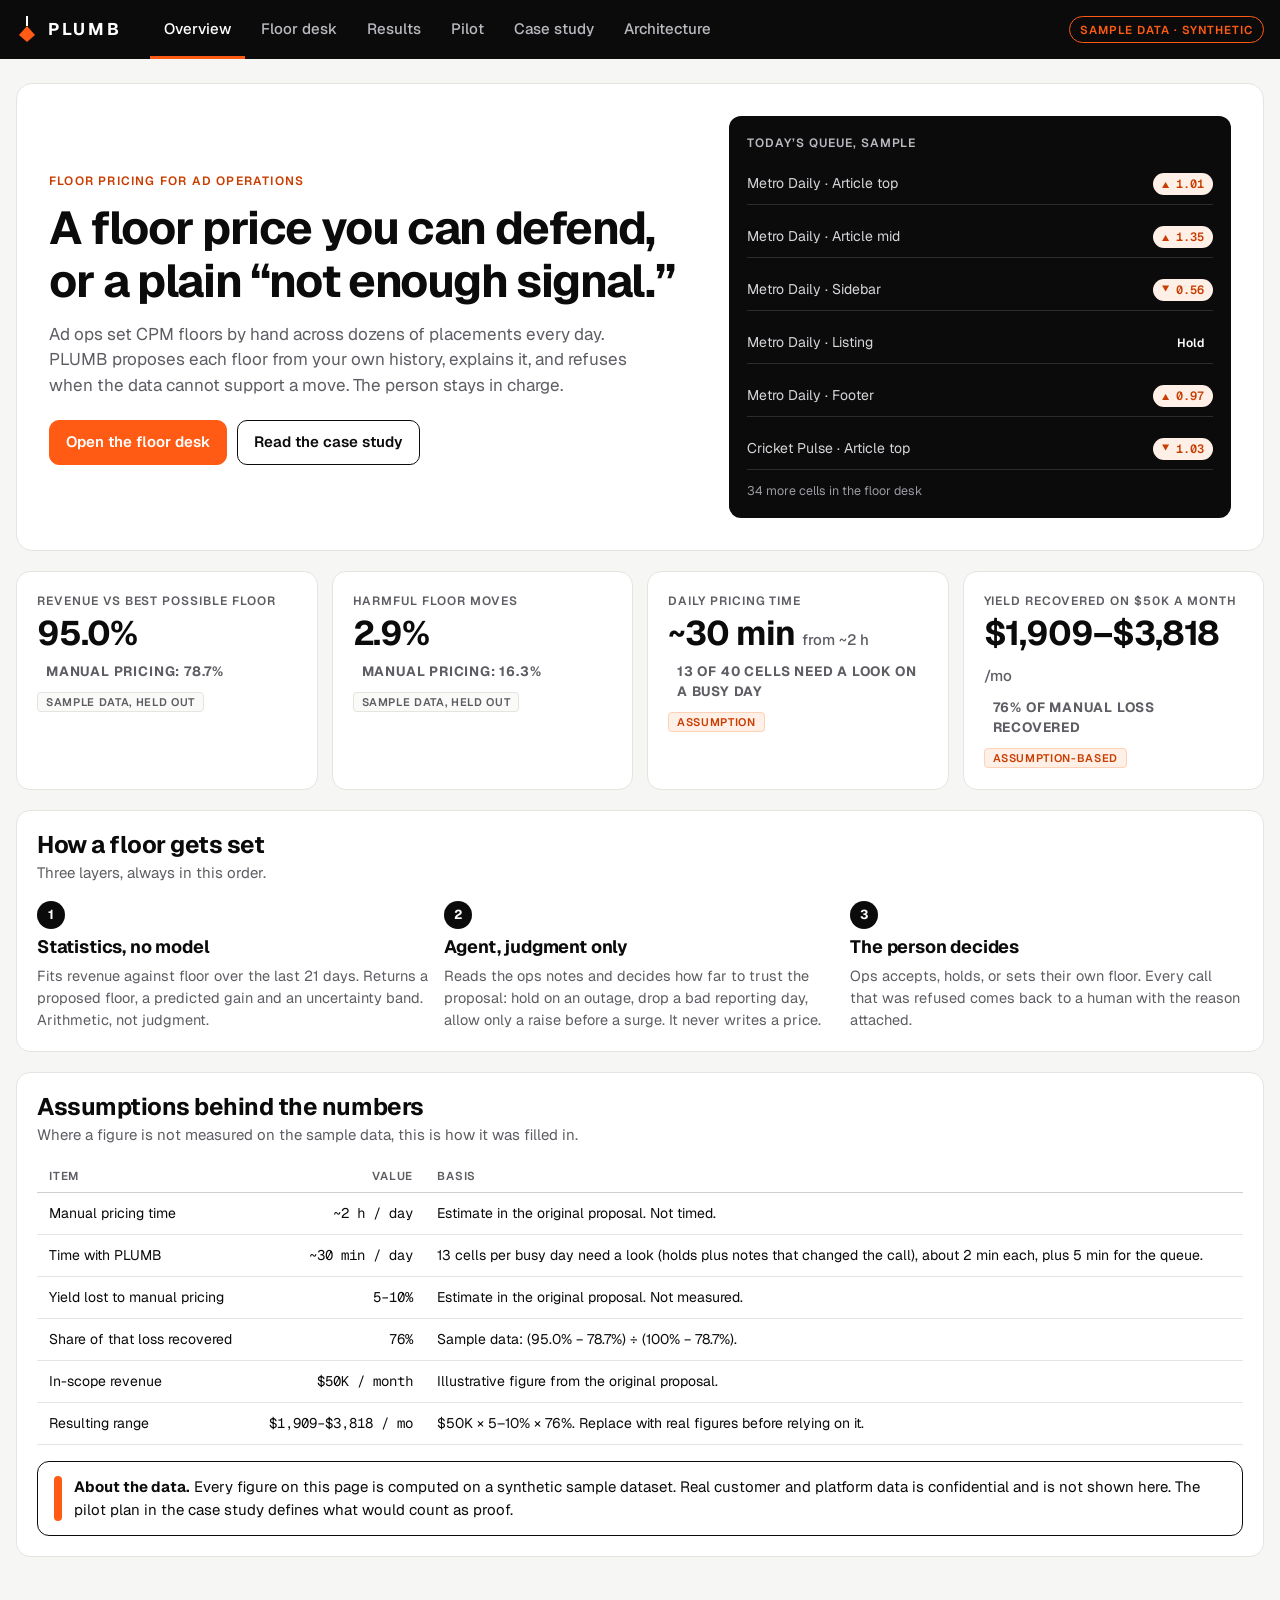
<file: demo/index.html>
<!doctype html><html lang="en"><head><meta charset="utf-8"><meta name="viewport" content="width=device-width, initial-scale=1"><style>:root{color-scheme:light}body{margin:0}[hidden]{display:none!important}</style><title>PLUMB</title></head><body>
<link rel="preconnect" href="https://fonts.googleapis.com">
<link rel="stylesheet" href="https://fonts.googleapis.com/css2?family=Geist:wght@400;500;600;700&family=Geist+Mono:wght@400;500&display=swap">
<style>
/* Product console: black top bar, white working surface, one orange for everything that is actionable or recommended. Red is reserved for warnings and misses. */
:root {
  --bg: #f6f6f5;
  --surface: #ffffff;
  --surface-2: #fafaf9;
  --ink: #0b0b0c;
  --muted: #5d5d63;
  --faint: #8c8c93;
  --line: #e4e4e1;
  --line-strong: #cfcfcb;
  --accent: #ff5b14;
  --accent-ink: #c93d00;
  --accent-soft: #fff0e7;
  --red: #d92d20;
  --red-soft: #fdecea;
  --font-ui: "Geist", system-ui, -apple-system, "Segoe UI", sans-serif;
  --font-num: "Geist Mono", ui-monospace, "SF Mono", Menlo, monospace;
  color-scheme: light;
}
* { box-sizing: border-box; }
body { background: var(--bg); color: var(--ink); font-family: var(--font-ui); font-size: 15px; line-height: 1.5; padding: 0; }
h1, h2, h3, h4 { margin: 0; line-height: 1.15; text-wrap: balance; letter-spacing: -0.01em; }
p { margin: 0; }
button { font: inherit; color: inherit; cursor: pointer; }
:focus-visible { outline: 2px solid var(--accent); outline-offset: 2px; }
.num { font-family: var(--font-num); font-variant-numeric: tabular-nums; }

/* top bar */
.topbar { background: var(--ink); color: #fff; padding: 0 16px; position: sticky; top: env(safe-area-inset-top, 0px); z-index: 20; }
.topin { max-width: 1280px; margin-inline: auto; display: flex; align-items: center; gap: 12px 28px; flex-wrap: wrap; min-height: 56px; }
.logo { display: flex; align-items: center; gap: 10px; font-weight: 700; letter-spacing: 0.16em; font-size: 17px; }
.logo svg { display: block; }
.navtabs { display: flex; gap: 2px; overflow-x: auto; flex: 1 1 auto; min-width: 0; }
.navtabs button { background: transparent; border: 0; color: #b9b9bf; padding: 18px 14px 15px; font-weight: 500; border-bottom: 3px solid transparent; white-space: nowrap; }
.navtabs button:hover { color: #fff; }
.navtabs button[aria-selected="true"] { color: #fff; border-bottom-color: var(--accent); }
.envchip { font-size: 11.5px; font-weight: 600; letter-spacing: 0.08em; text-transform: uppercase; border: 1px solid var(--accent); color: var(--accent); border-radius: 999px; padding: 4px 10px; white-space: nowrap; }

.page { max-width: 1280px; margin-inline: auto; padding-inline: 16px; padding-block: 24px 48px; display: flex; flex-direction: column; gap: 20px; }
.page[hidden] { display: none; }

/* pilot */
.tl { display: flex; gap: 4px; }
.tseg { display: flex; flex-direction: column; gap: 2px; padding: 8px 10px; border-radius: 8px; font-size: 12.5px; flex: 1 1 0; min-width: 0; }
.tseg b { font-size: 13px; }
.tseg.s1 { background: var(--surface-2); border: 1px solid var(--line); }
.tseg.s2 { background: var(--accent-soft); border: 1px solid #ffd2b8; color: var(--accent-ink); }
.tseg.s3 { background: var(--ink); color: #fff; }
ul.plain, ol.plain { padding-left: 20px; display: flex; flex-direction: column; gap: 8px; }
.chips { display: flex; flex-wrap: wrap; gap: 8px; }

/* shared */
.card { background: var(--surface); border: 1px solid var(--line); border-radius: 14px; padding: 20px; min-width: 0; }
.eyebrow { font-size: 12px; letter-spacing: 0.1em; text-transform: uppercase; font-weight: 600; color: var(--accent-ink); }
.label { font-size: 12px; letter-spacing: 0.08em; text-transform: uppercase; font-weight: 600; color: var(--muted); }
.btn { border-radius: 10px; padding: 10px 16px; font-weight: 600; border: 1px solid var(--ink); background: var(--surface); }
.btn:hover { background: var(--surface-2); }
.btn.primary { background: var(--accent); border-color: var(--accent); color: #fff; }
.btn.primary:hover { background: var(--accent-ink); border-color: var(--accent-ink); }
.btn.dark { background: var(--ink); color: #fff; }
.btn.dark:hover { background: #26262a; }
.btn.small { padding: 7px 12px; font-size: 13.5px; border-radius: 8px; }
.btn[aria-pressed="true"] { outline: 2px solid var(--accent); outline-offset: 1px; }
.btn[disabled] { opacity: 0.45; cursor: default; }
.pill { display: inline-flex; align-items: center; gap: 5px; font-size: 12px; font-weight: 600; padding: 2px 9px; border-radius: 999px; white-space: nowrap; }
.pill.rec { background: var(--accent-soft); color: var(--accent-ink); }
.pill.hold { background: var(--ink); color: #fff; }
.pill.flag { background: var(--red-soft); color: var(--red); }
.pill.plain { background: var(--surface-2); color: var(--muted); border: 1px solid var(--line); }
.tag { font-size: 11px; font-weight: 600; letter-spacing: 0.06em; text-transform: uppercase; padding: 2px 8px; border-radius: 4px; background: var(--surface-2); border: 1px solid var(--line); color: var(--muted); }
.tag.assume { background: var(--accent-soft); border-color: #ffd2b8; color: var(--accent-ink); }

/* overview */
.hero { display: grid; grid-template-columns: minmax(0, 1.3fr) minmax(0, 1fr); gap: 28px; align-items: center; padding: 32px; background: var(--surface); border: 1px solid var(--line); border-radius: 16px; }
.hero h1 { font-size: clamp(30px, 4.2vw, 46px); font-weight: 700; letter-spacing: -0.03em; }
.hero p.lead { color: var(--muted); font-size: 17px; margin-top: 14px; max-width: 54ch; }
.hero .ctas { display: flex; gap: 10px; flex-wrap: wrap; margin-top: 22px; }
.heroviz { background: var(--ink); color: #fff; border-radius: 12px; padding: 18px; display: flex; flex-direction: column; gap: 12px; }
.heroviz .row { display: flex; justify-content: space-between; align-items: center; gap: 12px; padding: 9px 0; border-bottom: 1px solid #2c2c30; font-size: 14px; }
.heroviz .row:last-child { border-bottom: 0; }
.heroviz .nm { color: #d6d6da; }
.kpis { display: grid; grid-template-columns: repeat(auto-fit, minmax(230px, 1fr)); gap: 14px; }
.kpi { display: flex; flex-direction: column; gap: 6px; }
.kpi .big { font-size: 34px; font-weight: 700; letter-spacing: -0.03em; line-height: 1.05; }
.kpi .big small { font-size: 15px; font-weight: 500; color: var(--muted); letter-spacing: 0; }
.kpi .vs { color: var(--muted); font-size: 13.5px; }
.steps { display: grid; grid-template-columns: repeat(auto-fit, minmax(260px, 1fr)); gap: 14px; }
.step { display: flex; flex-direction: column; gap: 8px; }
.step .n { width: 28px; height: 28px; border-radius: 50%; background: var(--ink); color: #fff; display: grid; place-items: center; font-weight: 700; font-size: 13px; }
.step h3 { font-size: 18px; }
.step p { color: var(--muted); font-size: 14.5px; }
.sectionhead { display: flex; flex-direction: column; gap: 4px; }
.sectionhead h2 { font-size: 24px; letter-spacing: -0.02em; }
.sectionhead p { color: var(--muted); }
.tablewrap { overflow-x: auto; }
table.t { border-collapse: collapse; width: 100%; font-size: 14px; }
table.t th { text-align: left; font-size: 11.5px; letter-spacing: 0.07em; text-transform: uppercase; color: var(--muted); font-weight: 600; padding: 8px 12px; border-bottom: 1px solid var(--line-strong); background: var(--surface); }
table.t td { padding: 10px 12px; border-bottom: 1px solid var(--line); vertical-align: top; }
table.t td.r, table.t th.r { text-align: right; }
.callout { border: 1px solid var(--ink); border-radius: 12px; padding: 14px 16px; background: var(--surface); display: flex; gap: 12px; align-items: flex-start; }
.callout b { font-weight: 700; }
.callout .mark { width: 8px; align-self: stretch; background: var(--accent); border-radius: 4px; flex: none; }

/* floor desk */
.toolbar { display: flex; flex-wrap: wrap; align-items: center; justify-content: space-between; gap: 12px 20px; }
.toolbar .left { display: flex; flex-direction: column; gap: 4px; }
.toolbar h2 { font-size: 24px; letter-spacing: -0.02em; }
.toolbar .actions { display: flex; gap: 8px; flex-wrap: wrap; align-items: center; }
select { font: inherit; padding: 8px 10px; border-radius: 8px; border: 1px solid var(--line-strong); background: var(--surface); color: var(--ink); }
.statusline { font-size: 14px; color: var(--muted); min-height: 21px; }
.statusline b { color: var(--ink); }
.filters { display: flex; gap: 8px; flex-wrap: wrap; align-items: center; justify-content: space-between; }
.chips { display: flex; gap: 6px; flex-wrap: wrap; }
.chip { border: 1px solid var(--line-strong); background: var(--surface); border-radius: 999px; padding: 6px 13px; font-weight: 500; font-size: 14px; }
.chip[aria-pressed="true"] { background: var(--ink); color: #fff; border-color: var(--ink); }
.chip .c { color: var(--faint); margin-left: 5px; font-family: var(--font-num); font-size: 12.5px; }
.chip[aria-pressed="true"] .c { color: #b9b9bf; }
.workspace { display: grid; grid-template-columns: minmax(0, 1.25fr) minmax(0, 1fr); gap: 16px; align-items: start; }
.queue { padding: 0; overflow: hidden; }
.queuescroll { max-height: 680px; overflow: auto; }
table.q { border-collapse: separate; border-spacing: 0; width: 100%; font-size: 14px; }
table.q th { position: sticky; top: 0; background: var(--surface-2); z-index: 2; text-align: left; font-size: 11.5px; letter-spacing: 0.07em; text-transform: uppercase; color: var(--muted); font-weight: 600; padding: 10px 12px; border-bottom: 1px solid var(--line-strong); white-space: nowrap; }
table.q td { padding: 9px 12px; border-bottom: 1px solid var(--line); white-space: nowrap; }
table.q tr.row { cursor: pointer; }
table.q tr.row:hover td { background: var(--surface-2); }
table.q tr.row[aria-selected="true"] td { background: var(--accent-soft); }
table.q tr.row[aria-selected="true"] td:first-child { box-shadow: inset 3px 0 0 var(--accent); }
table.q .r { text-align: right; }
table.q.wrap th { white-space: normal; min-width: 90px; }
table.q.wrap td { white-space: normal; }
.cn { font-weight: 600; }
.cs { color: var(--faint); font-size: 12.5px; }
.st-pending { color: var(--faint); }
.st-done { color: var(--accent-ink); font-weight: 600; }
.detail { position: sticky; top: calc(72px + env(safe-area-inset-top, 0px)); display: flex; flex-direction: column; gap: 14px; }
.detailhead { display: flex; flex-direction: column; gap: 4px; }
.detailhead h3 { font-size: 22px; letter-spacing: -0.02em; }
.detailhead .meta { color: var(--muted); font-size: 13.5px; display: flex; gap: 4px 14px; flex-wrap: wrap; }
.callbox { border: 1px solid var(--line-strong); border-radius: 12px; padding: 14px; display: flex; flex-direction: column; gap: 10px; }
.callbox.rec { border-color: var(--accent); background: var(--accent-soft); }
.callbox .big { font-size: 26px; font-weight: 700; letter-spacing: -0.02em; line-height: 1.1; }
.callbox .big.rec { color: var(--accent-ink); }
.callbox .why { color: var(--muted); font-size: 14px; }
dl.facts { display: grid; grid-template-columns: auto 1fr; gap: 5px 14px; margin: 0; font-size: 13.5px; }
dl.facts dt { color: var(--muted); }
dl.facts dd { margin: 0; text-align: right; }
.notes { display: flex; flex-direction: column; gap: 8px; margin: 0; padding: 0; list-style: none; }
.notes li { border: 1px solid var(--line); border-radius: 8px; padding: 8px 10px; background: var(--surface-2); font-size: 13.5px; display: flex; flex-direction: column; gap: 3px; }
.notes .age { font-size: 11px; color: var(--faint); letter-spacing: 0.05em; text-transform: uppercase; font-weight: 600; }
.notes .read { font-size: 12.5px; color: var(--accent-ink); font-weight: 600; }
.empty { color: var(--faint); font-size: 13.5px; }
.decide .row { display: flex; flex-wrap: wrap; gap: 8px; }
.custom { display: flex; align-items: center; gap: 10px; flex-wrap: wrap; font-size: 13.5px; color: var(--muted); margin-top: 10px; }
.custom input[type="range"] { flex: 1 1 140px; accent-color: var(--accent); min-width: 0; }
svg.chart { width: 100%; height: auto; display: block; }
svg text { font-family: var(--font-num); font-size: 11px; fill: var(--muted); }
svg .axis { stroke: var(--line-strong); }
svg .grid { stroke: var(--line); stroke-dasharray: 2 4; }
svg .fit { stroke: var(--accent); stroke-width: 2.6; fill: none; }
svg .fitraw { stroke: var(--faint); stroke-width: 1.5; stroke-dasharray: 5 4; fill: none; }
svg .pt { fill: var(--ink); opacity: 0.85; }
svg .ptx { fill: var(--surface); stroke: var(--red); stroke-width: 1.8; }
svg .now { stroke: var(--ink); stroke-width: 1.4; }
svg .sys { stroke: var(--accent); stroke-width: 2; }
svg .man { stroke: var(--faint); stroke-width: 1.6; stroke-dasharray: 4 3; }
svg .best { stroke: var(--red); stroke-width: 1.4; stroke-dasharray: 2 3; }
svg text.l-now { fill: var(--ink); font-weight: 500; }
svg text.l-sys { fill: var(--accent-ink); font-weight: 500; }
svg text.l-man { fill: var(--muted); }
.daysummary { display: flex; flex-direction: column; gap: 12px; }
.sumrow { display: grid; grid-template-columns: minmax(130px, 200px) minmax(0, 1fr) 150px; gap: 6px 14px; align-items: center; font-size: 14px; }
.sumrow .bar { height: 14px; border-radius: 4px; background: var(--line); position: relative; }
.sumrow .bar i { position: absolute; inset: 0 auto 0 0; border-radius: 4px; background: var(--faint); }
.sumrow.you .bar i { background: var(--accent); }
.sumrow.best .bar i { background: var(--ink); }
.sumrow .v { text-align: right; font-family: var(--font-num); font-size: 13px; }
.sumrow.you { font-weight: 700; }
.resulttable td.r { text-align: right; white-space: nowrap; }
.resulttable tr.you td { font-weight: 700; background: var(--accent-soft); }
.dot { display: inline-block; width: 10px; height: 10px; border-radius: 50%; margin-right: 8px; vertical-align: -1px; }

/* results */
.arm { display: grid; grid-template-columns: minmax(170px, 260px) minmax(0, 1fr) 190px; gap: 6px 14px; align-items: center; padding: 8px 0; border-bottom: 1px solid var(--line); }
.arm:last-child { border-bottom: 0; }
.arm .nm { font-weight: 500; }
.arm .barbig { height: 20px; border-radius: 4px; background: var(--line); position: relative; }
.arm .barbig i { position: absolute; inset: 0 auto 0 0; border-radius: 4px; }
.arm .barbig b { position: absolute; top: 6px; bottom: 6px; background: var(--ink); opacity: 0.35; border-radius: 2px; }
.arm .vals { font-family: var(--font-num); font-size: 12.5px; text-align: right; color: var(--muted); line-height: 1.35; }
.arm .vals strong { color: var(--ink); font-size: 14px; }
.verdicts { display: grid; grid-template-columns: repeat(auto-fit, minmax(250px, 1fr)); gap: 12px; }
.verdict { border: 1px solid var(--line); border-radius: 12px; padding: 14px; display: flex; flex-direction: column; gap: 8px; background: var(--surface); }
.verdict h3 { font-size: 16px; }
.verdict p { color: var(--muted); font-size: 14px; }
.vs { align-self: flex-start; font-size: 11.5px; font-weight: 700; letter-spacing: 0.06em; text-transform: uppercase; padding: 3px 9px; border-radius: 4px; }
.vs.yes { background: var(--ink); color: #fff; }
.vs.no { background: var(--red-soft); color: var(--red); }
.vs.mix { background: var(--accent-soft); color: var(--accent-ink); }
.two { display: grid; grid-template-columns: repeat(auto-fit, minmax(340px, 1fr)); gap: 16px; }
td.heat { text-align: center; font-family: var(--font-num); }
td.best { font-weight: 700; color: var(--accent-ink); }

/* case study */
.article { max-width: 760px; margin-inline: auto; display: flex; flex-direction: column; gap: 18px; width: 100%; }
.article h1 { font-size: clamp(30px, 4vw, 42px); font-weight: 700; letter-spacing: -0.03em; }
.article h2 { font-size: 24px; letter-spacing: -0.02em; margin-top: 14px; }
.article p, .article li { color: #2a2a2e; font-size: 16.5px; line-height: 1.6; }
.article ul, .article ol { margin: 0; padding-left: 22px; display: flex; flex-direction: column; gap: 8px; }
.byline { color: var(--muted); font-size: 14px; display: flex; gap: 6px 16px; flex-wrap: wrap; }
.facts4 { display: grid; grid-template-columns: repeat(auto-fit, minmax(150px, 1fr)); gap: 10px; }
.facts4 > div { border: 1px solid var(--line); border-radius: 10px; padding: 12px; background: var(--surface); display: flex; flex-direction: column; gap: 2px; }
.facts4 b { font-size: 22px; letter-spacing: -0.02em; }
.facts4 span { color: var(--muted); font-size: 13px; }
.iter { display: flex; flex-direction: column; gap: 10px; }
.iter .it { border-left: 3px solid var(--accent); padding: 4px 0 4px 14px; }
.iter .it h3 { font-size: 16.5px; }
.iter .it p { font-size: 15.5px; }

/* architecture */
.flow { display: grid; grid-template-columns: repeat(5, minmax(0, 1fr)); gap: 0; align-items: stretch; }
.node { border: 1px solid var(--line-strong); border-radius: 12px; padding: 14px; background: var(--surface); display: flex; flex-direction: column; gap: 6px; position: relative; margin-right: 26px; }
.node:last-child { margin-right: 0; }
.node:not(:last-child)::after { content: ""; position: absolute; right: -26px; top: 50%; width: 26px; height: 2px; background: var(--ink); }
.node:not(:last-child)::before { content: ""; position: absolute; right: -27px; top: calc(50% - 4px); border-left: 7px solid var(--ink); border-top: 5px solid transparent; border-bottom: 5px solid transparent; }
.node.hot { border-color: var(--accent); background: var(--accent-soft); }
.node.dark { background: var(--ink); color: #fff; border-color: var(--ink); }
.node h3 { font-size: 15.5px; }
.node p { font-size: 13px; color: var(--muted); }
.node.dark p { color: #c7c7cc; }
pre.code { background: var(--ink); color: #f2f2f3; border-radius: 12px; padding: 16px; font-family: var(--font-num); font-size: 12.5px; line-height: 1.55; overflow-x: auto; margin: 0; }
pre.code .k { color: #ffa77a; }
.layers { display: grid; grid-template-columns: repeat(auto-fit, minmax(280px, 1fr)); gap: 14px; }
.layers .card { display: flex; flex-direction: column; gap: 8px; }
.layers h3 { font-size: 18px; }
.layers p, .layers li { font-size: 14.5px; color: var(--muted); }
.layers ul { margin: 0; padding-left: 18px; display: flex; flex-direction: column; gap: 4px; }
footer.foot { color: var(--muted); font-size: 13px; padding-block: 4px; }

@media (max-width: 960px) {
  .hero { grid-template-columns: minmax(0, 1fr); padding: 22px; }
  .workspace { grid-template-columns: minmax(0, 1fr); }
  .detail { position: static; }
  .flow { grid-template-columns: minmax(0, 1fr); gap: 26px; }
  .node { margin-right: 0; }
  .node:not(:last-child)::after { right: auto; left: 50%; top: auto; bottom: -26px; width: 2px; height: 26px; }
  .node:not(:last-child)::before { right: auto; left: calc(50% - 4px); top: auto; bottom: -27px; border-left: 5px solid transparent; border-right: 5px solid transparent; border-top: 7px solid var(--ink); border-bottom: 0; }
}
@media (max-width: 640px) {
  .arm { grid-template-columns: minmax(0, 1fr); }
  .arm .vals { text-align: left; }
  .sumrow { grid-template-columns: minmax(0, 1fr); }
  .sumrow .v { text-align: left; }
  .hide-s { display: none; }
  .card { padding: 16px; }
}
</style>

<div class="topbar">
  <div class="topin">
    <div class="logo">
      <svg width="22" height="26" viewBox="0 0 22 26" aria-hidden="true"><line x1="11" y1="0" x2="11" y2="10" stroke="#fff" stroke-width="2"/><path d="M11 10 L19 19 L11 26 L3 19 Z" fill="#ff5b14"/></svg>
      PLUMB
    </div>
    <nav class="navtabs" role="tablist" aria-label="Sections">
      <button role="tab" id="tab-overview" aria-selected="true" type="button">Overview</button>
      <button role="tab" id="tab-desk" aria-selected="false" type="button">Floor desk</button>
      <button role="tab" id="tab-results" aria-selected="false" type="button">Results</button>
      <button role="tab" id="tab-pilot" aria-selected="false" type="button">Pilot</button>
      <button role="tab" id="tab-case" aria-selected="false" type="button">Case study</button>
      <button role="tab" id="tab-arch" aria-selected="false" type="button">Architecture</button>
    </nav>
    <span class="envchip">Sample data &middot; synthetic</span>
  </div>
</div>

<main class="page" id="p-overview" role="tabpanel"></main>
<main class="page" id="p-desk" role="tabpanel" hidden></main>
<main class="page" id="p-results" role="tabpanel" hidden></main>
<main class="page" id="p-pilot" role="tabpanel" hidden></main>
<main class="page" id="p-case" role="tabpanel" hidden></main>
<main class="page" id="p-arch" role="tabpanel" hidden></main>


<script>
const DAYS = [{"d":109,"date":"2026-07-19","cells":[{"p":0,"name":"Metro Daily \u00b7 Article top","site":"Metro Daily","place":"Article top","tier":"thick","req":16688,"cur":0.9954,"manual":1.1404,"target":0.9954,"refused":false,"reason":"","hist_f":[0.9596,0.957,0.9746,1.0423,0.9689,1.0004,1.0635,1.0797,1.1073,0.9405,0.9976,0.9588,1.0129,1.0399,1.0181,0.9108,0.8558,0.9155,0.873,0.9957,0.9954],"hist_R":[1.5913,1.0821,1.1268,1.1591,1.1861,1.2098,1.1081,1.0973,0.8978,1.0412,1.0915,1.152,1.0893,1.0393,1.0586,1.1263,1.0056,0.9785,1.0261,1.1211,1.1115],"notes":[{"age":2,"text":"Deploy v2.26 rolled out, no change in bid flow"}],"beta":[1.1531,-0.6074,-11.9639],"beta_raw":[1.1531,-0.6074,-11.9639],"gain":0.0075,"se":0.0125,"z":0.5958,"concave":true,"exclude_last":0,"direction":"both","evidence":[["benign, ignored","Deploy v2.26 rolled out, no change in bid flow"]],"curve":[[0.3556,19.8319],[0.3794,19.8358],[0.4049,19.8377],[0.432,19.8431],[0.4609,19.8455],[0.4918,19.8493],[0.5248,19.8566],[0.56,19.8595],[0.5975,19.8642],[0.6375,19.8813],[0.6802,19.9016],[0.7258,19.9128],[0.7745,19.8941],[0.8264,19.8955],[0.8817,19.861],[0.9408,19.7953],[1.0039,19.596],[1.0712,19.3721],[1.1429,19.0326],[1.2195,18.4606],[1.3012,17.7937],[1.3884,16.9458],[1.4815,15.7709],[1.5808,14.7996],[1.6867,13.3872],[1.7997,11.9495],[1.9203,10.4889],[2.049,9.2684],[2.1863,8.0972],[2.3328,6.7258],[2.4891,5.5094],[2.6559,4.5017],[2.8339,3.7325]],"best":0.7258},{"p":1,"name":"Metro Daily \u00b7 Article mid","site":"Metro Daily","place":"Article mid","tier":"thick","req":52814,"cur":1.7756,"manual":1.97,"target":1.7756,"refused":false,"reason":"","hist_f":[2.4726,2.1971,2.2894,2.1517,2.1474,2.3138,2.2569,2.2703,2.3769,2.1496,1.8429,1.8512,1.804,1.6872,1.9021,1.7883,1.7596,1.7557,1.7309,1.7654,1.7756],"hist_R":[0.9039,0.8888,0.8634,0.9372,1.1152,1.1694,1.1355,0.8871,0.9531,0.9265,1.2832,1.296,1.2803,0.9436,1.4088,1.3649,1.3202,1.4201,1.4347,1.275,1.2513],"notes":[{"age":1,"text":"Invoice reconciliation for last month done"}],"beta":[1.2823,-0.5951,-2.2677],"beta_raw":[1.2823,-0.5951,-2.2677],"gain":0.039,"se":0.1706,"z":0.2288,"concave":true,"exclude_last":0,"direction":"both","evidence":[],"curve":[[0.6375,69.8727],[0.6802,69.9448],[0.7258,70.0199],[0.7745,70.0118],[0.8264,70.1017],[0.8817,70.1064],[0.9408,70.1342],[1.0039,69.925],[1.0712,69.7686],[1.1429,69.4269],[1.2195,68.6973],[1.3012,67.9293],[1.3884,67.1732],[1.4815,65.8773],[1.5808,64.6417],[1.6867,62.5619],[1.7997,59.9871],[1.9203,57.0116],[2.049,54.3296],[2.1863,51.6009],[2.3328,47.6998],[2.4891,43.657],[2.6559,39.7059],[2.8339,35.8218],[3.0238,32.7654],[3.2264,29.4958],[3.4426,26.013],[3.6733,22.6763],[3.9195,19.0188],[4.1822,15.6294],[4.4624,13.503],[4.7614,11.3349],[5.0805,9.514]],"best":0.9408},{"p":2,"name":"Metro Daily \u00b7 Sidebar","site":"Metro Daily","place":"Sidebar","tier":"thick","req":171586,"cur":0.6676,"manual":0.8709,"target":0.6676,"refused":false,"reason":"","hist_f":[0.5936,0.6287,0.7152,0.6847,0.7457,0.7159,0.7279,0.7642,0.7795,0.736,0.7157,0.6907,0.6968,0.7243,0.6654,0.7261,0.6756,0.6178,0.6598,0.6842,0.6676],"hist_R":[0.6001,0.7531,0.7739,0.7541,0.7022,0.7483,0.6776,0.7006,0.6212,0.7423,0.7354,0.7075,0.7742,0.7456,0.6931,0.5872,0.6056,0.6896,0.7303,0.699,0.6971],"notes":[{"age":2,"text":"New ops dashboard link shared in channel"}],"beta":[0.7185,0.26,-4.4382],"beta_raw":[0.7185,0.26,-4.4382],"gain":0.0038,"se":0.0052,"z":0.7333,"concave":true,"exclude_last":0,"direction":"both","evidence":[],"curve":[[0.241,130.2765],[0.2571,130.2893],[0.2743,130.3053],[0.2927,130.3262],[0.3123,130.3345],[0.3333,130.3646],[0.3556,130.3755],[0.3794,130.4109],[0.4049,130.4396],[0.432,130.4609],[0.4609,130.3966],[0.4918,130.3583],[0.5248,130.3497],[0.56,129.7223],[0.5975,129.2136],[0.6375,127.9931],[0.6802,126.4604],[0.7258,123.9163],[0.7745,120.1127],[0.8264,114.6388],[0.8817,109.0269],[0.9408,102.7346],[1.0039,94.5596],[1.0712,85.7098],[1.1429,76.8877],[1.2195,66.304],[1.3012,57.7132],[1.3884,49.3487],[1.4815,41.1512],[1.5808,33.4944],[1.6867,27.0115],[1.7997,21.0388],[1.9203,16.555]],"best":0.432},{"p":3,"name":"Metro Daily \u00b7 Listing","site":"Metro Daily","place":"Listing","tier":"thin","req":399,"cur":2.0751,"manual":2.0751,"target":2.0751,"refused":true,"reason":"insufficient_signal: thin traffic","hist_f":[2.2441,2.2767,2.2345,2.2537,2.256,2.0385,2.0584,2.0973,2.0737,2.0855,2.0556,2.001,1.9312,1.9997,1.9096,2.0017,2.0205,2.0439,2.1206,2.2577,2.0751],"hist_R":[2.3842,2.1486,1.9692,2.5883,2.5412,2.5006,2.4079,2.2256,2.0893,2.3464,2.2776,2.2214,2.4897,2.6425,2.5138,2.0556,1.884,2.0302,2.0242,2.1271,2.0742],"notes":[{"age":2,"text":"New ops dashboard link shared in channel"}],"beta":[2.1845,-1.4256,32.7408],"beta_raw":[2.1845,-1.4256,32.7408],"gain":2.4027,"se":1.2921,"z":1.8596,"concave":false,"exclude_last":0,"direction":"both","evidence":[],"curve":[[0.7745,0.8585],[0.8264,0.8588],[0.8817,0.859],[0.9408,0.8594],[1.0039,0.8598],[1.0712,0.8601],[1.1429,0.8608],[1.2195,0.8603],[1.3012,0.86],[1.3884,0.86],[1.4815,0.8585],[1.5808,0.8572],[1.6867,0.8542],[1.7997,0.8485],[1.9203,0.8396],[2.049,0.8288],[2.1863,0.8161],[2.3328,0.8022],[2.4891,0.7852],[2.6559,0.7598],[2.8339,0.7326],[3.0238,0.7059],[3.2264,0.6714],[3.4426,0.6378],[3.6733,0.5982],[3.9195,0.5534],[4.1822,0.5103],[4.4624,0.4722],[4.7614,0.4238],[5.0805,0.3722],[5.421,0.3322],[5.7842,0.2954],[6.1718,0.2576]],"best":1.1429},{"p":4,"name":"Metro Daily \u00b7 Footer","site":"Metro Daily","place":"Footer","tier":"thick","req":30457,"cur":1.6371,"manual":1.6664,"target":1.6371,"refused":false,"reason":"","hist_f":[2.0201,1.9056,1.9192,1.8815,1.828,1.8579,1.7557,1.7858,1.9018,1.8256,2.0216,1.7973,1.633,1.5444,1.4839,1.4529,1.4795,1.6127,1.6478,1.6625,1.6371],"hist_R":[1.3609,1.3824,1.4639,1.5965,1.7077,1.7171,1.6772,1.0231,1.3307,1.4395,1.45,1.5648,1.6985,1.683,1.6403,1.4427,1.4344,1.5379,1.5779,1.5641,1.441],"notes":[],"beta":[1.5623,-0.0652,-3.5721],"beta_raw":[1.5623,-0.0652,-3.5721],"gain":0.0003,"se":0.0054,"z":0.055,"concave":true,"exclude_last":0,"direction":"both","evidence":[],"curve":[[0.5975,43.1922],[0.6375,43.222],[0.6802,43.2836],[0.7258,43.303],[0.7745,43.3803],[0.8264,43.4255],[0.8817,43.4322],[0.9408,43.4749],[1.0039,43.453],[1.0712,43.3587],[1.1429,43.2028],[1.2195,43.0396],[1.3012,42.8259],[1.3884,42.3945],[1.4815,42.0223],[1.5808,41.5428],[1.6867,40.9538],[1.7997,40.0824],[1.9203,38.8616],[2.049,37.5],[2.1863,36.055],[2.3328,34.141],[2.4891,32.0646],[2.6559,30.0951],[2.8339,28.0477],[3.0238,26.0272],[3.2264,24.0694],[3.4426,21.8179],[3.6733,19.5592],[3.9195,17.3523],[4.1822,15.4781],[4.4624,13.6799],[4.7614,12.1764]],"best":0.9408},{"p":5,"name":"Cricket Pulse \u00b7 Article top","site":"Cricket Pulse","place":"Article top","tier":"mid","req":1727,"cur":1.7356,"manual":1.8102,"target":1.9524,"refused":false,"reason":"","hist_f":[1.1831,1.1563,1.116,1.2042,1.2531,1.1567,1.1486,1.1529,1.1382,1.1225,1.0364,1.1178,1.2366,1.2896,1.3994,1.382,1.3591,1.5351,1.5846,1.687,1.7356],"hist_R":[1.0933,1.0239,0.9485,0.9065,1.0716,1.038,0.9302,0.9937,0.9367,1.0111,1.0889,1.0335,1.1064,1.0212,0.8622,1.2306,1.2041,0.7401,1.4139,1.2674,1.3943],"notes":[{"age":1,"text":"Weekly sync moved to 4pm"}],"beta":[1.3335,1.7679,2.3788],"beta_raw":[1.3335,1.7679,2.3788],"gain":0.5906,"se":0.3137,"z":1.8828,"concave":false,"exclude_last":0,"direction":"both","evidence":[],"curve":[[0.6375,1.5993],[0.6802,1.6058],[0.7258,1.605],[0.7745,1.6041],[0.8264,1.5973],[0.8817,1.5891],[0.9408,1.575],[1.0039,1.5581],[1.0712,1.5306],[1.1429,1.5045],[1.2195,1.466],[1.3012,1.4146],[1.3884,1.372],[1.4815,1.3168],[1.5808,1.2481],[1.6867,1.1855],[1.7997,1.091],[1.9203,1.0037],[2.049,0.9171],[2.1863,0.8125],[2.3328,0.7341],[2.4891,0.642],[2.6559,0.5539],[2.8339,0.4914],[3.0238,0.4259],[3.2264,0.3741],[3.4426,0.3151],[3.6733,0.2684],[3.9195,0.2157],[4.1822,0.1708],[4.4624,0.1513],[4.7614,0.1136],[5.0805,0.0825]],"best":0.6802},{"p":6,"name":"Cricket Pulse \u00b7 Article mid","site":"Cricket Pulse","place":"Article mid","tier":"thick","req":44131,"cur":1.5942,"manual":1.6372,"target":1.4943,"refused":false,"reason":"","hist_f":[1.5031,1.5195,1.3868,1.4008,1.4276,1.3874,1.5579,1.5989,1.4425,1.4811,1.4136,1.5008,1.437,1.5272,1.5982,1.4685,1.4933,1.5345,1.4819,1.4916,1.5942],"hist_R":[1.8962,1.1858,1.1576,1.1284,1.0682,1.167,1.0438,1.037,1.1095,1.1015,1.3446,1.3856,1.1864,1.1623,0.8132,1.0589,1.0731,1.1153,1.3307,1.2957,1.2735],"notes":[{"age":0,"text":"Reminder: update sprint tickets"}],"beta":[1.0455,-5.4969,-35.7969],"beta_raw":[1.0455,-5.4969,-35.7969],"gain":0.2106,"se":0.1302,"z":1.618,"concave":true,"exclude_last":0,"direction":"both","evidence":[],"curve":[[0.56,64.3067],[0.5975,64.3212],[0.6375,64.3533],[0.6802,64.3697],[0.7258,64.3517],[0.7745,64.3814],[0.8264,64.4205],[0.8817,64.4392],[0.9408,64.4014],[1.0039,64.3706],[1.0712,64.2538],[1.1429,63.7562],[1.2195,63.3446],[1.3012,62.8331],[1.3884,61.6752],[1.4815,60.5261],[1.5808,58.7882],[1.6867,57.0396],[1.7997,55.0882],[1.9203,52.2744],[2.049,48.9133],[2.1863,45.7678],[2.3328,41.7178],[2.4891,37.9974],[2.6559,34.5468],[2.8339,31.3953],[3.0238,28.3047],[3.2264,24.6219],[3.4426,21.3122],[3.6733,18.0383],[3.9195,15.717],[4.1822,13.4735],[4.4624,11.112],[4.7614,8.9398]],"best":0.8817},{"p":7,"name":"Cricket Pulse \u00b7 Sidebar","site":"Cricket Pulse","place":"Sidebar","tier":"thick","req":134822,"cur":0.7128,"manual":0.9002,"target":0.7128,"refused":true,"reason":"insufficient_signal: demand partner outage reported, history not representative","hist_f":[0.822,0.82,0.8068,0.793,0.7856,0.7668,0.8677,0.9305,0.9861,1.0928,0.8147,0.757,0.7974,0.7253,0.6749,0.6262,0.57,0.5649,0.7239,0.7182,0.7128],"hist_R":[1.4761,1.2344,1.1808,1.2205,1.2931,1.2909,1.2071,0.5499,1.245,1.3373,1.2714,1.4543,1.2682,1.2617,1.2734,1.1944,1.1239,0.9974,0.9584,1.2341,1.1386],"notes":[{"age":2,"text":"Bidder-G has gone quiet since morning, checking with their AM"}],"beta":[1.2124,0.2561,-1.0347],"beta_raw":[1.2124,0.2561,-1.0347],"gain":0.0158,"se":0.0332,"z":0.4764,"concave":true,"exclude_last":0,"direction":"both","evidence":[["outage","Bidder-G has gone quiet since morning, checking with their AM"]],"curve":[[0.2571,145.3634],[0.2743,145.4857],[0.2927,145.5761],[0.3123,145.7393],[0.3333,145.9287],[0.3556,146.1485],[0.3794,146.359],[0.4049,146.6065],[0.432,146.9336],[0.4609,147.2731],[0.4918,147.6914],[0.5248,148.0845],[0.56,148.3235],[0.5975,148.5985],[0.6375,148.9648],[0.6802,149.2316],[0.7258,149.8084],[0.7745,149.9985],[0.8264,150.2537],[0.8817,150.2111],[0.9408,149.8513],[1.0039,149.3759],[1.0712,149.0783],[1.1429,148.5367],[1.2195,146.9626],[1.3012,145.0321],[1.3884,143.2241],[1.4815,140.8566],[1.5808,137.4759],[1.6867,133.5077],[1.7997,129.0333],[1.9203,124.6376],[2.049,118.5045]],"best":0.8264},{"p":8,"name":"Cricket Pulse \u00b7 Listing","site":"Cricket Pulse","place":"Listing","tier":"thick","req":54828,"cur":1.2569,"manual":1.4888,"target":1.3231,"refused":false,"reason":"","hist_f":[1.3086,1.2373,1.2267,1.2917,1.3446,1.369,1.3614,1.3979,1.3744,1.4277,1.341,1.376,1.4023,1.4018,1.3393,1.3774,1.3882,1.38,1.4171,1.2722,1.2569],"hist_R":[1.8506,1.8004,1.6282,1.8261,1.9615,1.9409,1.9116,2.079,1.8285,1.6512,1.763,1.6402,1.8166,1.8733,1.8978,2.0231,1.7909,1.9278,1.9178,1.8883,1.96],"notes":[{"age":2,"text":"Bidder-F timeout spike cleared, no impact on fill"}],"beta":[1.8164,2.8507,-23.5182],"beta_raw":[1.8164,2.8507,-23.5182],"gain":0.0864,"se":0.0505,"z":1.71,"concave":true,"exclude_last":0,"direction":"both","evidence":[["benign, ignored","Bidder-F timeout spike cleared, no impact on fill"]],"curve":[[0.4609,89.612],[0.4918,89.6287],[0.5248,89.6364],[0.56,89.6582],[0.5975,89.6803],[0.6375,89.7035],[0.6802,89.743],[0.7258,89.7618],[0.7745,89.8105],[0.8264,89.8309],[0.8817,89.8739],[0.9408,89.955],[1.0039,89.9467],[1.0712,89.9397],[1.1429,89.9155],[1.2195,89.6524],[1.3012,89.0602],[1.3884,88.0522],[1.4815,86.6138],[1.5808,84.8102],[1.6867,82.0989],[1.7997,78.6645],[1.9203,74.8199],[2.049,70.1053],[2.1863,64.2007],[2.3328,58.3724],[2.4891,52.2134],[2.6559,45.9907],[2.8339,39.2643],[3.0238,33.4662],[3.2264,28.2687],[3.4426,22.1287],[3.6733,17.0642]],"best":0.9408},{"p":9,"name":"Cricket Pulse \u00b7 Footer","site":"Cricket Pulse","place":"Footer","tier":"thin","req":288,"cur":1.1294,"manual":1.1294,"target":1.1294,"refused":true,"reason":"insufficient_signal: thin traffic","hist_f":[1.5289,1.4071,1.3277,1.2929,1.2225,1.2183,1.1326,1.1191,1.1478,1.1914,1.1175,1.151,1.1702,1.1264,1.1543,1.1051,1.09,1.1588,1.1726,1.1144,1.1294],"hist_R":[0.5883,0.6074,0.5701,0.9294,1.0023,1.0373,1.05,1.1495,1.0059,0.9499,0.9056,0.955,1.1633,1.1859,1.0522,1.0553,1.0672,1.0927,1.1605,1.2292,1.2843],"notes":[],"beta":[1.0996,-1.7337,-0.7431],"beta_raw":[1.0996,-1.7337,-0.7431],"gain":0.387,"se":0.3966,"z":0.9756,"concave":true,"exclude_last":0,"direction":"both","evidence":[],"curve":[[0.4049,0.3728],[0.432,0.3728],[0.4609,0.3728],[0.4918,0.3729],[0.5248,0.3729],[0.56,0.3728],[0.5975,0.3729],[0.6375,0.3728],[0.6802,0.3729],[0.7258,0.3729],[0.7745,0.3728],[0.8264,0.3723],[0.8817,0.3714],[0.9408,0.3704],[1.0039,0.3676],[1.0712,0.3635],[1.1429,0.358],[1.2195,0.3489],[1.3012,0.336],[1.3884,0.3231],[1.4815,0.3038],[1.5808,0.2797],[1.6867,0.2546],[1.7997,0.2259],[1.9203,0.1993],[2.049,0.1688],[2.1863,0.1424],[2.3328,0.1171],[2.4891,0.0964],[2.6559,0.0724],[2.8339,0.0543],[3.0238,0.042],[3.2264,0.0311]],"best":0.6802},{"p":10,"name":"Cinema Wire \u00b7 Article top","site":"Cinema Wire","place":"Article top","tier":"thick","req":396559,"cur":0.7394,"manual":1.0089,"target":0.7394,"refused":false,"reason":"","hist_f":[0.7657,0.7989,0.7738,0.7359,0.6718,0.7416,0.676,0.6679,0.6919,0.709,0.7922,0.7672,0.8047,0.6763,0.6932,0.7411,0.804,0.794,0.7859,0.7433,0.7394],"hist_R":[0.6792,1.1769,1.2388,1.2422,1.2414,1.6921,1.5116,1.0807,1.1645,1.0984,1.1458,1.1441,1.1274,1.1529,1.2236,1.2087,1.1124,1.2172,1.2801,1.2323,1.2982],"notes":[],"beta":[1.2358,-0.6062,-7.959],"beta_raw":[1.2358,-0.6062,-7.959],"gain":0.0115,"se":0.0291,"z":0.3951,"concave":true,"exclude_last":0,"direction":"both","evidence":[],"curve":[[0.2743,678.3063],[0.2927,678.3121],[0.3123,678.3183],[0.3333,678.325],[0.3556,678.332],[0.3794,678.3396],[0.4049,678.3477],[0.432,678.3572],[0.4609,678.3686],[0.4918,678.3809],[0.5248,678.3977],[0.56,678.4215],[0.5975,678.4531],[0.6375,678.4987],[0.6802,678.5691],[0.7258,678.5739],[0.7745,678.6902],[0.8264,678.8186],[0.8817,678.9368],[0.9408,679.1195],[1.0039,678.5275],[1.0712,678.5735],[1.1429,677.8929],[1.2195,677.5608],[1.3012,675.4039],[1.3884,668.2734],[1.4815,661.139],[1.5808,651.149],[1.6867,628.1488],[1.7997,606.1903],[1.9203,566.4991],[2.049,524.0209],[2.1863,472.3]],"best":0.9408},{"p":11,"name":"Cinema Wire \u00b7 Article mid","site":"Cinema Wire","place":"Article mid","tier":"thick","req":37715,"cur":0.6509,"manual":0.6509,"target":0.6509,"refused":false,"reason":"","hist_f":[0.7938,0.81,0.8381,0.8486,0.7605,0.7996,0.8029,0.7914,0.834,0.8312,0.8722,0.8366,0.8301,0.8031,0.7877,0.8209,0.7566,0.6526,0.7076,0.6782,0.6509],"hist_R":[1.2005,1.1204,1.1162,1.1107,1.1579,1.0202,1.0315,1.014,0.9267,0.943,0.9979,1.104,1.1345,1.0742,1.0507,0.9874,1.0463,1.1148,1.1197,1.149,1.0297],"notes":[],"beta":[1.0906,0.3635,-2.1594],"beta_raw":[1.0906,0.3635,-2.1594],"gain":0.0153,"se":0.0417,"z":0.3658,"concave":true,"exclude_last":0,"direction":"both","evidence":[],"curve":[[0.241,35.1094],[0.2571,35.1128],[0.2743,35.1168],[0.2927,35.1196],[0.3123,35.1263],[0.3333,35.1334],[0.3556,35.1403],[0.3794,35.1508],[0.4049,35.1676],[0.432,35.182],[0.4609,35.212],[0.4918,35.2236],[0.5248,35.2602],[0.56,35.2686],[0.5975,35.2924],[0.6375,35.2547],[0.6802,35.1516],[0.7258,35.0507],[0.7745,34.8236],[0.8264,34.4639],[0.8817,33.9638],[0.9408,33.1686],[1.0039,32.1656],[1.0712,31.1394],[1.1429,29.8756],[1.2195,28.2302],[1.3012,26.5476],[1.3884,24.575],[1.4815,22.0476],[1.5808,19.9327],[1.6867,18.0184],[1.7997,15.9174],[1.9203,13.9119]],"best":0.5975},{"p":12,"name":"Cinema Wire \u00b7 Sidebar","site":"Cinema Wire","place":"Sidebar","tier":"mid","req":4868,"cur":0.4852,"manual":0.5329,"target":0.4852,"refused":true,"reason":"insufficient_signal: floor barely varied, response curve not identified","hist_f":[0.5305,0.5574,0.506,0.5105,0.4992,0.5008,0.4967,0.4931,0.5155,0.4992,0.4995,0.5195,0.5483,0.5258,0.5064,0.5033,0.5162,0.5063,0.5191,0.5004,0.4852],"hist_R":[0.5754,0.601,0.544,0.5362,0.6038,0.5739,0.58,0.5501,0.5354,0.5221,0.5304,0.5561,0.5874,0.5549,0.5404,0.496,0.4787,0.5016,0.7617,0.6061,0.5863],"notes":[],"beta":[0.5654,-0.4629,5.6789],"beta_raw":[0.5654,-0.4629,5.6789],"gain":0.4707,"se":0.9082,"z":0.5182,"concave":false,"exclude_last":0,"direction":"both","evidence":[],"curve":[[0.1742,2.6847],[0.1859,2.6883],[0.1984,2.6924],[0.2117,2.6967],[0.2258,2.7016],[0.241,2.7057],[0.2571,2.7118],[0.2743,2.7182],[0.2927,2.7255],[0.3123,2.7328],[0.3333,2.7411],[0.3556,2.753],[0.3794,2.7548],[0.4049,2.7578],[0.432,2.7638],[0.4609,2.7666],[0.4918,2.7583],[0.5248,2.7393],[0.56,2.7172],[0.5975,2.6705],[0.6375,2.6285],[0.6802,2.5762],[0.7258,2.5048],[0.7745,2.4059],[0.8264,2.3176],[0.8817,2.1956],[0.9408,2.0684],[1.0039,1.9185],[1.0712,1.7497],[1.1429,1.6004],[1.2195,1.4384],[1.3012,1.2726],[1.3884,1.1559]],"best":0.4609},{"p":13,"name":"Cinema Wire \u00b7 Listing","site":"Cinema Wire","place":"Listing","tier":"thick","req":91755,"cur":0.3581,"manual":0.3581,"target":0.3581,"refused":false,"reason":"","hist_f":[0.3542,0.342,0.3365,0.374,0.3895,0.3829,0.3859,0.3849,0.4052,0.3836,0.3736,0.3665,0.3708,0.3866,0.3483,0.3652,0.3675,0.3898,0.3665,0.3578,0.3581],"hist_R":[0.5306,0.472,0.4643,0.4874,0.4824,0.463,0.5031,0.4835,0.4813,0.5058,0.509,0.509,0.4933,0.5501,0.5351,0.5309,0.5542,0.5708,0.5533,0.5332,0.5131],"notes":[],"beta":[0.5175,0.2994,-5.1546],"beta_raw":[0.5175,0.2994,-5.1546],"gain":0.0043,"se":0.0047,"z":0.9167,"concave":true,"exclude_last":0,"direction":"both","evidence":[],"curve":[[0.126,47.7463],[0.1344,47.7481],[0.1434,47.7528],[0.153,47.7579],[0.1633,47.7638],[0.1742,47.7682],[0.1859,47.7708],[0.1984,47.7788],[0.2117,47.7899],[0.2258,47.8052],[0.241,47.8244],[0.2571,47.8466],[0.2743,47.8617],[0.2927,47.8868],[0.3123,47.8784],[0.3333,47.8932],[0.3556,47.8429],[0.3794,47.7708],[0.4049,47.5668],[0.432,47.3733],[0.4609,46.8258],[0.4918,45.8772],[0.5248,45.0141],[0.56,43.4856],[0.5975,41.3219],[0.6375,38.8437],[0.6802,36.0327],[0.7258,32.6245],[0.7745,29.5328],[0.8264,26.1199],[0.8817,22.5569],[0.9408,19.0322],[1.0039,15.9495],[1.0712,13.4396]],"best":0.3333},{"p":14,"name":"Cinema Wire \u00b7 Footer","site":"Cinema Wire","place":"Footer","tier":"thin","req":497,"cur":4.5224,"manual":3.6744,"target":4.5224,"refused":true,"reason":"insufficient_signal: thin traffic","hist_f":[4.5539,4.4629,4.0835,4.4263,4.7894,4.5979,4.893,4.9986,4.9963,5.1106,5.4368,5.2794,4.9346,4.8052,4.3767,4.3151,4.0002,4.0017,4.1325,4.5684,4.5224],"hist_R":[2.0608,2.2191,1.641,1.5658,1.8329,2.045,1.6779,1.8291,1.7413,1.8379,1.9661,2.0186,2.163,1.8802,2.0204,2.1179,2.5595,2.26,2.1003,2.1884,2.1334],"notes":[{"age":0,"text":"Reminder: update sprint tickets"}],"beta":[1.9713,-1.2598,6.0061],"beta_raw":[1.9713,-1.2598,6.0061],"gain":0.6903,"se":0.4708,"z":1.4664,"concave":false,"exclude_last":0,"direction":"both","evidence":[],"curve":[[1.6867,1.3691],[1.7997,1.3657],[1.9203,1.3677],[2.049,1.3656],[2.1863,1.3628],[2.3328,1.3592],[2.4891,1.3519],[2.6559,1.3413],[2.8339,1.3207],[3.0238,1.2984],[3.2264,1.2677],[3.4426,1.2448],[3.6733,1.203],[3.9195,1.1651],[4.1822,1.1123],[4.4624,1.0589],[4.7614,1.0148],[5.0805,0.9538],[5.421,0.8749],[5.7842,0.8116],[6.1718,0.7422],[6.5854,0.6774],[7.0267,0.6117],[7.4976,0.5443],[8.0,0.4902]],"best":1.6867},{"p":15,"name":"Kitchen Table \u00b7 Article top","site":"Kitchen Table","place":"Article top","tier":"thick","req":93619,"cur":0.628,"manual":0.668,"target":0.678,"refused":false,"reason":"","hist_f":[0.4234,0.399,0.4125,0.4534,0.4381,0.4059,0.5372,0.5189,0.5116,0.4779,0.5428,0.5262,0.5228,0.5499,0.5687,0.5496,0.5692,0.5516,0.5595,0.5655,0.628],"hist_R":[0.9826,1.0207,0.9155,0.9617,0.5256,0.5298,1.0054,1.0517,0.9425,0.8931,0.996,1.0471,1.042,0.9781,0.9313,0.8874,0.9557,1.1115,0.9193,1.3241,1.2511],"notes":[{"age":1,"text":"Bidder-D latency alert auto-resolved in 5 min, no impact"}],"beta":[1.2182,1.7079,1.8393],"beta_raw":[1.2182,1.7079,1.8393],"gain":0.5419,"se":0.4421,"z":1.2258,"concave":false,"exclude_last":0,"direction":"both","evidence":[["benign, ignored","Bidder-D latency alert auto-resolved in 5 min, no impact"]],"curve":[[0.2258,122.1737],[0.241,122.2075],[0.2571,122.2368],[0.2743,122.2766],[0.2927,122.3286],[0.3123,122.3706],[0.3333,122.4257],[0.3556,122.4818],[0.3794,122.5664],[0.4049,122.6776],[0.432,122.7448],[0.4609,122.869],[0.4918,123.0154],[0.5248,123.2206],[0.56,123.4444],[0.5975,123.7259],[0.6375,123.9639],[0.6802,124.2234],[0.7258,124.444],[0.7745,124.8737],[0.8264,125.3114],[0.8817,125.6638],[0.9408,125.5151],[1.0039,125.7807],[1.0712,126.1847],[1.1429,125.9762],[1.2195,125.45],[1.3012,124.4786],[1.3884,123.4499],[1.4815,122.7034],[1.5808,120.8005],[1.6867,118.6644],[1.7997,115.6487]],"best":1.0712},{"p":16,"name":"Kitchen Table \u00b7 Article mid","site":"Kitchen Table","place":"Article mid","tier":"thick","req":50553,"cur":1.3494,"manual":1.3782,"target":1.3494,"refused":false,"reason":"","hist_f":[1.3494,1.2747,1.515,1.5204,1.5293,1.4053,1.3632,1.3913,1.1346,1.1968,1.1747,1.4786,1.5352,1.54,1.5701,1.5818,1.6435,1.555,1.5142,1.4586,1.3494],"hist_R":[1.0733,0.8673,0.7463,0.8146,0.8014,0.8499,0.6724,0.6967,0.6978,0.8032,0.8147,0.6701,0.7864,0.7968,0.8023,0.7978,0.7446,0.882,0.9133,0.8514,0.8923],"notes":[],"beta":[0.839,0.0561,-2.5183],"beta_raw":[0.839,0.0561,-2.5183],"gain":0.0003,"se":0.002,"z":0.1529,"concave":true,"exclude_last":0,"direction":"both","evidence":[],"curve":[[0.4918,49.7572],[0.5248,49.7663],[0.56,49.8783],[0.5975,49.9391],[0.6375,49.9366],[0.6802,49.9894],[0.7258,49.795],[0.7745,49.7235],[0.8264,49.5475],[0.8817,49.245],[0.9408,48.7576],[1.0039,48.2572],[1.0712,47.6012],[1.1429,46.8633],[1.2195,45.5932],[1.3012,44.5231],[1.3884,42.9415],[1.4815,41.1448],[1.5808,39.0405],[1.6867,36.9087],[1.7997,34.9337],[1.9203,32.844],[2.049,30.103],[2.1863,27.8533],[2.3328,25.6024],[2.4891,23.0085],[2.6559,20.5592],[2.8339,18.6748],[3.0238,16.0915],[3.2264,13.7608],[3.4426,11.9707],[3.6733,11.3717],[3.9195,10.178]],"best":0.6802},{"p":17,"name":"Kitchen Table \u00b7 Sidebar","site":"Kitchen Table","place":"Sidebar","tier":"thick","req":62054,"cur":1.4311,"manual":1.4842,"target":1.3927,"refused":false,"reason":"","hist_f":[1.0853,1.1114,1.1456,1.2055,1.3322,1.2974,1.3377,1.3922,1.5411,1.474,1.5964,1.6145,1.6018,1.636,1.3258,1.2797,1.3396,1.4124,1.4742,1.4218,1.4311],"hist_R":[1.0671,0.9075,0.9678,1.0565,1.0473,1.2111,1.0877,1.0746,0.9944,0.9584,1.0146,1.0637,0.8966,0.9249,1.0253,0.9856,1.4785,0.9642,0.9921,1.5841,1.6233],"notes":[],"beta":[1.1516,-0.7224,-5.7388],"beta_raw":[1.1516,-0.7224,-5.7388],"gain":0.0227,"se":0.025,"z":0.9073,"concave":true,"exclude_last":0,"direction":"both","evidence":[],"curve":[[0.5248,97.9199],[0.56,98.0509],[0.5975,98.2111],[0.6375,98.3528],[0.6802,98.5383],[0.7258,98.6421],[0.7745,98.8866],[0.8264,99.0101],[0.8817,99.1802],[0.9408,99.3437],[1.0039,99.6438],[1.0712,99.7817],[1.1429,99.9307],[1.2195,99.832],[1.3012,100.0518],[1.3884,99.5382],[1.4815,99.2627],[1.5808,98.425],[1.6867,97.4087],[1.7997,95.6965],[1.9203,93.9397],[2.049,91.6768],[2.1863,89.2354],[2.3328,86.6973],[2.4891,83.3617],[2.6559,79.7502],[2.8339,76.292],[3.0238,71.1734],[3.2264,66.7109],[3.4426,62.1773],[3.6733,57.486],[3.9195,52.5085],[4.1822,48.093]],"best":1.3012},{"p":18,"name":"Kitchen Table \u00b7 Listing","site":"Kitchen Table","place":"Listing","tier":"mid","req":2433,"cur":1.4807,"manual":2.0208,"target":1.4488,"refused":false,"reason":"","hist_f":[1.1564,1.2703,1.3078,1.2881,1.428,1.5214,1.7762,1.9627,2.023,2.0729,1.6828,1.6174,1.6504,1.6257,1.6041,1.593,1.7019,1.7196,1.5903,1.5347,1.4807],"hist_R":[1.6601,1.6901,1.705,1.7408,2.0326,2.043,2.003,1.8539,1.692,1.539,1.9106,1.7365,1.6682,1.7158,1.3989,0.7795,1.2865,1.5325,1.6529,1.8073,2.2477],"notes":[],"beta":[1.7171,-0.208,-0.1283],"beta_raw":[1.7171,-0.208,-0.1283],"gain":0.044,"se":0.2528,"z":0.174,"concave":true,"exclude_last":0,"direction":"both","evidence":[],"curve":[[0.5248,4.4407],[0.56,4.4463],[0.5975,4.4527],[0.6375,4.4583],[0.6802,4.4648],[0.7258,4.4723],[0.7745,4.4788],[0.8264,4.4877],[0.8817,4.4957],[0.9408,4.5062],[1.0039,4.513],[1.0712,4.5241],[1.1429,4.533],[1.2195,4.5376],[1.3012,4.5415],[1.3884,4.5431],[1.4815,4.5427],[1.5808,4.5256],[1.6867,4.4958],[1.7997,4.4448],[1.9203,4.3908],[2.049,4.323],[2.1863,4.2215],[2.3328,4.0882],[2.4891,3.9371],[2.6559,3.7241],[2.8339,3.5488],[3.0238,3.2983],[3.2264,3.037],[3.4426,2.7466],[3.6733,2.4705],[3.9195,2.1687],[4.1822,1.9249]],"best":1.3884},{"p":19,"name":"Kitchen Table \u00b7 Footer","site":"Kitchen Table","place":"Footer","tier":"thick","req":113066,"cur":1.3342,"manual":1.4951,"target":1.3342,"refused":false,"reason":"","hist_f":[1.884,1.8497,1.7001,1.6967,1.6585,1.3883,1.4651,1.6227,1.4583,1.4503,1.4837,1.476,1.3817,1.1939,1.1109,1.0101,1.0433,0.9216,1.0909,1.3339,1.3342],"hist_R":[2.0108,1.9949,1.9995,2.2879,2.5021,2.3327,2.2208,1.8897,1.9357,2.0862,2.1305,2.2911,2.3421,2.3534,2.418,2.2416,2.1975,1.2486,2.464,2.2843,2.1711],"notes":[],"beta":[2.305,0.0803,-3.6563],"beta_raw":[2.305,0.0803,-3.6563],"gain":0.0004,"se":0.0026,"z":0.1665,"concave":true,"exclude_last":0,"direction":"both","evidence":[],"curve":[[0.4918,240.4828],[0.5248,240.4828],[0.56,240.4828],[0.5975,240.483],[0.6375,240.484],[0.6802,240.4705],[0.7258,240.4726],[0.7745,240.4749],[0.8264,240.4793],[0.8817,240.4692],[0.9408,240.4843],[1.0039,240.491],[1.0712,240.5219],[1.1429,240.4707],[1.2195,240.3592],[1.3012,240.2459],[1.3884,240.1046],[1.4815,239.7708],[1.5808,238.7922],[1.6867,236.3185],[1.7997,233.2943],[1.9203,228.7819],[2.049,222.7769],[2.1863,215.3065],[2.3328,204.5245],[2.4891,191.3479],[2.6559,178.8827],[2.8339,160.6183],[3.0238,143.4233],[3.2264,125.1115],[3.4426,108.1294],[3.6733,90.9795],[3.9195,75.7562]],"best":1.0712},{"p":20,"name":"Pocket Tech \u00b7 Article top","site":"Pocket Tech","place":"Article top","tier":"thick","req":13514,"cur":1.5595,"manual":1.8016,"target":1.5595,"refused":true,"reason":"insufficient_signal: last day is an outlier vs the fitted curve","hist_f":[1.9958,2.211,2.1233,1.809,1.6896,1.7476,1.6166,1.6069,1.7983,1.7421,1.6429,1.6133,1.6464,1.6827,1.7834,1.7193,1.5313,1.474,1.3638,1.2662,1.5595],"hist_R":[1.7151,1.6996,1.7504,1.9962,1.7361,1.8583,1.9683,1.7915,1.6906,1.6753,1.7043,1.7412,1.8671,1.7312,1.7078,1.8651,1.8167,1.9835,2.0402,1.3093,1.2095],"notes":[{"age":0,"text":"Bidder-H bid rate looks a bit low, keeping an eye on it"},{"age":0,"text":"Bidder-G bid rate looks a bit low, keeping an eye on it"}],"beta":[1.7634,0.4875,-2.0768],"beta_raw":[1.7634,0.4875,-2.0768],"gain":0.0286,"se":0.0425,"z":0.6728,"concave":true,"exclude_last":0,"direction":"both","evidence":[["ambiguous warning, halving the step","Bidder-H bid rate looks a bit low, keeping an eye on it"],["ambiguous warning, halving the step","Bidder-G bid rate looks a bit low, keeping an eye on it"]],"curve":[[0.56,22.9201],[0.5975,22.9283],[0.6375,22.9378],[0.6802,22.9511],[0.7258,22.9718],[0.7745,22.9927],[0.8264,23.0153],[0.8817,23.0587],[0.9408,23.1066],[1.0039,23.1314],[1.0712,23.1375],[1.1429,23.1534],[1.2195,23.1925],[1.3012,23.2215],[1.3884,23.1411],[1.4815,22.9959],[1.5808,22.8711],[1.6867,22.6786],[1.7997,22.3542],[1.9203,21.9307],[2.049,21.3433],[2.1863,20.6673],[2.3328,19.8107],[2.4891,18.9329],[2.6559,17.8366],[2.8339,16.7264],[3.0238,15.5272],[3.2264,14.0125],[3.4426,12.4266],[3.6733,10.999],[3.9195,9.6611],[4.1822,8.4922],[4.4624,7.1898]],"best":1.3012},{"p":21,"name":"Pocket Tech \u00b7 Article mid","site":"Pocket Tech","place":"Article mid","tier":"thin","req":484,"cur":3.2794,"manual":2.3315,"target":3.2794,"refused":true,"reason":"insufficient_signal: thin traffic","hist_f":[3.1082,3.0223,3.1588,2.8449,2.7213,2.7698,2.6188,2.5258,2.536,2.7262,2.7514,2.8113,2.793,2.8178,3.0195,3.4208,3.3081,3.2548,3.2754,3.1548,3.2794],"hist_R":[1.3874,1.3909,1.1269,1.5053,1.354,2.8102,1.9663,1.8184,1.7186,1.8405,1.773,2.1516,2.1236,1.7543,1.996,1.0959,1.0339,1.064,1.254,1.3572,0.9904],"notes":[{"age":2,"text":"Bidder-E latency alert auto-resolved in 5 min, no impact"}],"beta":[1.1417,-7.5417,-18.6266],"beta_raw":[1.1417,-7.5417,-18.6266],"gain":0.7633,"se":0.1611,"z":4.7369,"concave":true,"exclude_last":0,"direction":"both","evidence":[["benign, ignored","Bidder-E latency alert auto-resolved in 5 min, no impact"]],"curve":[[1.2195,1.0081],[1.3012,1.0082],[1.3884,1.0081],[1.4815,1.0058],[1.5808,1.0018],[1.6867,0.9941],[1.7997,0.9843],[1.9203,0.9648],[2.049,0.9313],[2.1863,0.8909],[2.3328,0.8422],[2.4891,0.7898],[2.6559,0.7178],[2.8339,0.6452],[3.0238,0.5763],[3.2264,0.4865],[3.4426,0.4123],[3.6733,0.3401],[3.9195,0.2657],[4.1822,0.2104],[4.4624,0.1651],[4.7614,0.129],[5.0805,0.097],[5.421,0.0735],[5.7842,0.0538],[6.1718,0.0377],[6.5854,0.0274],[7.0267,0.0204],[7.4976,0.0109],[8.0,0.0085]],"best":1.3012},{"p":22,"name":"Pocket Tech \u00b7 Sidebar","site":"Pocket Tech","place":"Sidebar","tier":"thick","req":53704,"cur":6.7434,"manual":7.1677,"target":6.8463,"refused":false,"reason":"","hist_f":[7.3711,7.7531,8.0,7.3881,7.1763,7.3849,7.6739,8.0,7.5313,6.6785,7.4425,7.4503,7.8474,7.6292,7.4311,7.494,7.7642,7.5396,7.0248,6.9172,6.7434],"hist_R":[1.9054,1.2342,0.9672,1.3139,4.8804,5.6012,2.2508,1.5601,1.5513,1.8573,1.9889,1.8571,1.7737,1.752,2.0448,0.8486,0.8812,1.1315,1.1259,1.715,2.207],"notes":[],"beta":[2.0396,11.8383,-106.8198],"beta_raw":[2.0396,11.8383,-106.8198],"gain":0.3257,"se":0.6453,"z":0.5048,"concave":true,"exclude_last":0,"direction":"both","evidence":[],"curve":[[2.4891,212.2078],[2.6559,212.2415],[2.8339,211.7752],[3.0238,210.8522],[3.2264,209.4716],[3.4426,207.1062],[3.6733,203.3961],[3.9195,198.3033],[4.1822,188.2158],[4.4624,178.6763],[4.7614,165.8952],[5.0805,150.8447],[5.421,135.8911],[5.7842,119.8954],[6.1718,101.9157],[6.5854,86.6766],[7.0267,70.9506],[7.4976,58.3123],[8.0,46.9417]],"best":2.6559},{"p":23,"name":"Pocket Tech \u00b7 Listing","site":"Pocket Tech","place":"Listing","tier":"thick","req":348367,"cur":1.0227,"manual":1.0227,"target":1.0651,"refused":false,"reason":"","hist_f":[1.1025,1.1028,1.221,1.3888,1.5874,1.4536,1.339,1.3366,1.293,1.3847,1.315,1.3562,1.1777,1.2329,1.2298,1.25,1.1225,1.1639,1.1939,1.1635,1.0227],"hist_R":[0.8349,0.8361,0.73,0.6953,0.725,0.6264,0.8204,0.7463,0.7537,0.7541,0.7881,0.8752,1.0852,1.0414,0.9303,0.8039,0.8211,0.8561,0.8127,0.8212,0.758],"notes":[{"age":2,"text":"Bidder-C timeout spike cleared, no impact on fill"}],"beta":[0.8118,0.6246,-2.391],"beta_raw":[0.8118,0.6246,-2.391],"gain":0.0408,"se":0.0653,"z":0.6248,"concave":true,"exclude_last":0,"direction":"both","evidence":[["benign, ignored","Bidder-C timeout spike cleared, no impact on fill"]],"curve":[[0.3794,293.8374],[0.4049,295.307],[0.432,296.8524],[0.4609,298.3939],[0.4918,300.1718],[0.5248,301.6115],[0.56,303.4538],[0.5975,304.8858],[0.6375,306.2288],[0.6802,307.1732],[0.7258,308.2484],[0.7745,308.6529],[0.8264,309.0781],[0.8817,309.334],[0.9408,306.8104],[1.0039,301.2463],[1.0712,297.1449],[1.1429,292.2766],[1.2195,284.0923],[1.3012,272.972],[1.3884,261.6186],[1.4815,245.071],[1.5808,230.9565],[1.6867,213.9168],[1.7997,193.2282],[1.9203,173.3915],[2.049,156.0005],[2.1863,140.9802],[2.3328,124.8645],[2.4891,108.4565],[2.6559,90.6028],[2.8339,73.7974],[3.0238,57.5814]],"best":0.8817},{"p":24,"name":"Pocket Tech \u00b7 Footer","site":"Pocket Tech","place":"Footer","tier":"mid","req":1598,"cur":0.997,"manual":0.9683,"target":0.9424,"refused":false,"reason":"","hist_f":[1.067,1.1398,1.2355,1.3464,1.3586,1.3017,1.3077,1.263,1.3035,1.562,1.6201,1.4363,1.3051,1.1294,1.0349,1.0117,0.9477,0.9324,0.9471,0.9364,0.997],"hist_R":[1.0953,0.9623,0.8756,0.8047,0.9574,1.0411,0.8586,1.0003,1.0383,0.6674,0.715,1.065,1.0106,1.0425,1.097,1.0953,1.0406,1.15,1.1303,1.2492,1.1734],"notes":[],"beta":[1.1194,-0.4101,-0.8063],"beta_raw":[1.1194,-0.4101,-0.8063],"gain":0.0521,"se":0.1158,"z":0.4503,"concave":true,"exclude_last":0,"direction":"both","evidence":[],"curve":[[0.3556,1.8491],[0.3794,1.8492],[0.4049,1.8492],[0.432,1.8494],[0.4609,1.8495],[0.4918,1.8498],[0.5248,1.8502],[0.56,1.8506],[0.5975,1.851],[0.6375,1.851],[0.6802,1.8489],[0.7258,1.8465],[0.7745,1.8418],[0.8264,1.8383],[0.8817,1.8295],[0.9408,1.8153],[1.0039,1.8027],[1.0712,1.7707],[1.1429,1.7303],[1.2195,1.6769],[1.3012,1.6138],[1.3884,1.5385],[1.4815,1.4427],[1.5808,1.346],[1.6867,1.2304],[1.7997,1.1185],[1.9203,1.0046],[2.049,0.8897],[2.1863,0.7723],[2.3328,0.6588],[2.4891,0.5656],[2.6559,0.4787],[2.8339,0.4001]],"best":0.6375},{"p":25,"name":"Fin Weekly \u00b7 Article top","site":"Fin Weekly","place":"Article top","tier":"thick","req":171820,"cur":0.4889,"manual":0.5584,"target":0.4889,"refused":false,"reason":"","hist_f":[0.5444,0.5036,0.5036,0.5714,0.4955,0.461,0.4453,0.4756,0.4534,0.4751,0.4846,0.4667,0.4814,0.4684,0.5077,0.4505,0.4449,0.4687,0.5173,0.4646,0.4889],"hist_R":[0.4853,0.5053,0.5198,0.4291,0.5457,0.552,0.4833,0.5119,0.4505,0.4737,0.5059,0.5386,0.542,0.5943,0.5641,0.5583,0.4865,0.523,0.5858,0.6204,0.6019],"notes":[],"beta":[0.5493,0.0437,-5.1923],"beta_raw":[0.5493,0.0437,-5.1923],"gain":0.0,"se":0.0,"z":0.0,"concave":true,"exclude_last":0,"direction":"both","evidence":[],"curve":[[0.1742,98.0117],[0.1859,98.0133],[0.1984,98.0151],[0.2117,98.0184],[0.2258,98.0258],[0.241,98.0373],[0.2571,98.0474],[0.2743,98.0782],[0.2927,98.1113],[0.3123,98.1392],[0.3333,98.1308],[0.3556,98.0692],[0.3794,97.947],[0.4049,97.8317],[0.432,97.4675],[0.4609,97.1521],[0.4918,96.3752],[0.5248,94.6268],[0.56,91.8646],[0.5975,88.3693],[0.6375,84.2576],[0.6802,78.7876],[0.7258,72.5676],[0.7745,64.5792],[0.8264,56.8573],[0.8817,49.2579],[0.9408,42.1146],[1.0039,35.2376],[1.0712,28.2298],[1.1429,22.6467],[1.2195,18.0326],[1.3012,13.9825],[1.3884,10.4679]],"best":0.3123},{"p":26,"name":"Fin Weekly \u00b7 Article mid","site":"Fin Weekly","place":"Article mid","tier":"thick","req":123107,"cur":0.4319,"manual":0.4989,"target":0.4319,"refused":false,"reason":"","hist_f":[0.4446,0.3901,0.4164,0.4355,0.4646,0.4685,0.4829,0.509,0.51,0.4659,0.4582,0.461,0.4675,0.4539,0.4426,0.4607,0.4557,0.4625,0.4522,0.4537,0.4319],"hist_R":[0.7207,0.6919,0.6651,0.6534,0.6856,0.7173,0.679,0.653,0.7177,0.6722,0.7247,0.8055,0.8269,0.8121,0.7132,0.435,0.6763,0.7519,0.7305,0.731,0.7761],"notes":[{"age":1,"text":"New ops dashboard link shared in channel"}],"beta":[0.7109,0.1129,-1.6585],"beta_raw":[0.7109,0.1129,-1.6585],"gain":0.0019,"se":0.0107,"z":0.1763,"concave":true,"exclude_last":0,"direction":"both","evidence":[],"curve":[[0.153,93.0321],[0.1633,93.0355],[0.1742,93.0404],[0.1859,93.0469],[0.1984,93.0457],[0.2117,93.057],[0.2258,93.0629],[0.241,93.0642],[0.2571,93.0608],[0.2743,93.074],[0.2927,93.1184],[0.3123,93.1086],[0.3333,93.155],[0.3556,93.1836],[0.3794,93.2541],[0.4049,93.2416],[0.432,93.1726],[0.4609,93.1815],[0.4918,93.1827],[0.5248,93.1979],[0.56,92.7256],[0.5975,92.1461],[0.6375,91.6858],[0.6802,90.6211],[0.7258,89.7235],[0.7745,87.9629],[0.8264,86.0421],[0.8817,83.5385],[0.9408,81.3614],[1.0039,78.1225],[1.0712,75.3189],[1.1429,71.9545],[1.2195,68.7058]],"best":0.3794},{"p":27,"name":"Fin Weekly \u00b7 Sidebar","site":"Fin Weekly","place":"Sidebar","tier":"thin","req":611,"cur":6.8072,"manual":4.6704,"target":6.8072,"refused":true,"reason":"insufficient_signal: thin traffic","hist_f":[7.6155,7.9677,8.0,7.9243,7.6556,7.6351,7.0513,7.1975,7.7359,7.8821,7.6276,7.6988,8.0,8.0,7.9698,8.0,8.0,7.3509,6.9441,6.9558,6.8072],"hist_R":[1.0264,0.7343,0.9524,1.0231,1.227,0.8491,1.1308,0.3979,0.4462,0.4723,0.4846,0.373,0.6664,0.7311,0.7008,0.743,0.9561,0.8264,1.0967,1.0768,1.1275],"notes":[],"beta":[1.1897,-8.4209,36.7826],"beta_raw":[1.1897,-8.4209,36.7826],"gain":4.4041,"se":2.6702,"z":1.6493,"concave":false,"exclude_last":0,"direction":"both","evidence":[],"curve":[[2.4891,2.2411],[2.6559,2.2417],[2.8339,2.2352],[3.0238,2.2231],[3.2264,2.1923],[3.4426,2.1578],[3.6733,2.0869],[3.9195,1.9999],[4.1822,1.9069],[4.4624,1.7673],[4.7614,1.6326],[5.0805,1.4687],[5.421,1.299],[5.7842,1.1167],[6.1718,0.949],[6.5854,0.7785],[7.0267,0.6203],[7.4976,0.477],[8.0,0.3727]],"best":2.1863},{"p":28,"name":"Fin Weekly \u00b7 Listing","site":"Fin Weekly","place":"Listing","tier":"thick","req":99345,"cur":3.5514,"manual":4.0496,"target":3.5514,"refused":false,"reason":"","hist_f":[3.6043,3.4728,3.7174,3.4545,3.5284,3.6682,3.5745,3.3123,3.5286,3.4102,3.5396,3.5039,3.4531,3.3254,2.9988,3.0238,2.9347,3.5487,3.6169,3.6717,3.5514],"hist_R":[4.3073,3.6168,2.8832,3.3822,3.7131,3.9933,4.1698,3.6262,3.168,2.8645,4.5589,3.6593,3.54,3.4677,1.4571,3.5294,3.3939,3.5478,3.5672,3.1483,3.1697],"notes":[{"age":1,"text":"Bidder-A bid rate looks a bit low, keeping an eye on it"},{"age":0,"text":"Weekly sync moved to 4pm"}],"beta":[3.5992,0.567,-22.5083],"beta_raw":[3.5992,0.567,-22.5083],"gain":0.0034,"se":0.0537,"z":0.0636,"concave":true,"exclude_last":0,"direction":"both","evidence":[["ambiguous warning, halving the step","Bidder-A bid rate looks a bit low, keeping an eye on it"]],"curve":[[1.3012,348.0501],[1.3884,348.0743],[1.4815,348.1179],[1.5808,348.1444],[1.6867,348.2394],[1.7997,348.2921],[1.9203,348.2172],[2.049,348.357],[2.1863,348.3815],[2.3328,348.2744],[2.4891,347.5089],[2.6559,345.9637],[2.8339,344.4518],[3.0238,340.8086],[3.2264,335.3297],[3.4426,327.0028],[3.6733,315.9595],[3.9195,301.6526],[4.1822,285.8093],[4.4624,265.5349],[4.7614,243.1318],[5.0805,220.7446],[5.421,194.0983],[5.7842,169.6613],[6.1718,145.8187],[6.5854,124.3683],[7.0267,104.2521],[7.4976,86.2469],[8.0,70.4652]],"best":2.1863},{"p":29,"name":"Fin Weekly \u00b7 Footer","site":"Fin Weekly","place":"Footer","tier":"thick","req":108235,"cur":1.298,"manual":1.7001,"target":1.2299,"refused":false,"reason":"","hist_f":[1.5592,1.4681,1.4524,1.3691,1.4216,1.4522,1.6429,1.816,1.5958,1.6145,1.6155,1.46,1.4739,1.4482,1.5331,1.5346,1.3938,1.3988,1.3358,1.2576,1.298],"hist_R":[2.1908,2.0318,1.8873,2.1592,2.2182,2.2819,2.2263,1.9953,2.09,2.1453,2.0088,2.146,2.191,2.1456,2.1383,2.1978,2.3106,2.3546,2.5487,2.4288,2.2598],"notes":[{"age":2,"text":"Seeing timeouts on Bidder-B, monitoring"}],"beta":[2.3615,-1.8406,2.7383],"beta_raw":[2.3615,-1.8406,2.7383],"gain":0.6313,"se":0.3659,"z":1.7251,"concave":false,"exclude_last":0,"direction":"both","evidence":[["ambiguous warning, halving the step","Seeing timeouts on Bidder-B, monitoring"]],"curve":[[0.4609,265.9921],[0.4918,265.9941],[0.5248,265.9968],[0.56,265.9999],[0.5975,266.0043],[0.6375,266.0115],[0.6802,266.0214],[0.7258,266.0249],[0.7745,266.0378],[0.8264,266.0266],[0.8817,266.0464],[0.9408,266.0599],[1.0039,266.1318],[1.0712,266.2772],[1.1429,266.2221],[1.2195,266.3222],[1.3012,266.2597],[1.3884,266.0161],[1.4815,265.8448],[1.5808,265.7449],[1.6867,265.1667],[1.7997,265.0987],[1.9203,263.9626],[2.049,261.9074],[2.1863,259.4714],[2.3328,256.246],[2.4891,251.3956],[2.6559,245.7077],[2.8339,238.4983],[3.0238,229.1666],[3.2264,218.2177],[3.4426,206.4085],[3.6733,194.1651]],"best":1.2195},{"p":30,"name":"Travel Compass \u00b7 Article top","site":"Travel Compass","place":"Article top","tier":"mid","req":3247,"cur":1.002,"manual":1.0932,"target":0.9537,"refused":false,"reason":"","hist_f":[1.2913,1.3198,1.1597,1.0435,1.0948,1.134,0.944,0.8608,0.8116,0.8696,0.8259,0.9005,0.9215,0.9362,0.8891,0.9279,0.9979,0.9462,0.8675,0.9366,1.002],"hist_R":[0.9819,0.9717,1.1609,1.2797,1.1918,1.1728,1.2532,1.2515,1.1785,1.2097,1.2878,1.3576,1.3124,1.3598,1.3655,1.3037,1.396,1.3552,1.2943,1.2887,1.2817],"notes":[],"beta":[1.3048,-0.3697,-3.499],"beta_raw":[1.3048,-0.3697,-3.499],"gain":0.0097,"se":0.0049,"z":1.9768,"concave":true,"exclude_last":0,"direction":"both","evidence":[],"curve":[[0.3556,3.7788],[0.3794,3.7807],[0.4049,3.783],[0.432,3.7851],[0.4609,3.7872],[0.4918,3.7907],[0.5248,3.7938],[0.56,3.7955],[0.5975,3.8016],[0.6375,3.805],[0.6802,3.8081],[0.7258,3.8121],[0.7745,3.8107],[0.8264,3.8058],[0.8817,3.7955],[0.9408,3.7812],[1.0039,3.7552],[1.0712,3.7046],[1.1429,3.6478],[1.2195,3.5412],[1.3012,3.438],[1.3884,3.2691],[1.4815,3.0953],[1.5808,2.862],[1.6867,2.6025],[1.7997,2.3418],[1.9203,2.0879],[2.049,1.8168],[2.1863,1.5686],[2.3328,1.2913],[2.4891,1.1009],[2.6559,0.8903],[2.8339,0.6835]],"best":0.7258},{"p":31,"name":"Travel Compass \u00b7 Article mid","site":"Travel Compass","place":"Article mid","tier":"thick","req":109796,"cur":1.458,"manual":1.6233,"target":1.4923,"refused":false,"reason":"","hist_f":[2.1588,2.4093,2.2184,1.881,1.8444,1.7447,1.5672,1.4179,1.364,1.2949,1.3276,1.2567,1.3656,1.364,1.4056,1.4277,1.4955,1.5121,1.4565,1.5548,1.458],"hist_R":[1.7496,1.2569,1.5966,1.8417,2.0225,2.2074,2.1124,2.0473,1.9267,1.7923,1.9616,2.0864,2.0339,2.1375,2.0021,1.7959,1.848,2.0937,2.0101,1.9133,1.8453],"notes":[{"age":0,"text":"Invoice reconciliation for last month done"}],"beta":[2.0197,0.4414,-3.4823],"beta_raw":[2.0197,0.4414,-3.4823],"gain":0.0139,"se":0.018,"z":0.7741,"concave":true,"exclude_last":0,"direction":"both","evidence":[],"curve":[[0.5248,212.416],[0.56,212.4191],[0.5975,212.4229],[0.6375,212.4275],[0.6802,212.4341],[0.7258,212.4457],[0.7745,212.4645],[0.8264,212.4748],[0.8817,212.513],[0.9408,212.515],[1.0039,212.5354],[1.0712,212.5362],[1.1429,212.5167],[1.2195,212.4168],[1.3012,211.9087],[1.3884,211.6084],[1.4815,210.7332],[1.5808,209.1103],[1.6867,205.9682],[1.7997,201.8928],[1.9203,196.3434],[2.049,188.4821],[2.1863,179.2266],[2.3328,167.2749],[2.4891,152.2868],[2.6559,136.7474],[2.8339,120.9644],[3.0238,104.214],[3.2264,89.5366],[3.4426,75.9128],[3.6733,62.5171],[3.9195,50.9445],[4.1822,41.8829]],"best":1.0712},{"p":32,"name":"Travel Compass \u00b7 Sidebar","site":"Travel Compass","place":"Sidebar","tier":"thick","req":54191,"cur":0.371,"manual":0.4279,"target":0.371,"refused":false,"reason":"","hist_f":[0.2652,0.2839,0.3088,0.2959,0.2887,0.2928,0.313,0.3307,0.326,0.3195,0.3261,0.3373,0.3366,0.3654,0.3784,0.3789,0.3632,0.3973,0.3622,0.3449,0.371],"hist_R":[0.3275,0.3048,0.3263,0.3208,0.3254,0.3723,0.3539,0.3228,0.2966,0.2803,0.292,0.4264,0.453,0.4414,0.3262,0.3326,0.3402,0.338,0.3899,0.3433,0.33],"notes":[],"beta":[0.3555,0.0024,-0.4188],"beta_raw":[0.3555,0.0024,-0.4188],"gain":0.0,"se":0.0,"z":0.0,"concave":true,"exclude_last":0,"direction":"both","evidence":[],"curve":[[0.1344,16.7784],[0.1434,16.8302],[0.153,16.9068],[0.1633,16.9877],[0.1742,17.0718],[0.1859,17.154],[0.1984,17.2271],[0.2117,17.3304],[0.2258,17.3827],[0.241,17.4268],[0.2571,17.4607],[0.2743,17.5044],[0.2927,17.457],[0.3123,17.3613],[0.3333,17.2606],[0.3556,17.0367],[0.3794,16.6515],[0.4049,16.1614],[0.432,15.6758],[0.4609,14.8423],[0.4918,14.0411],[0.5248,13.0469],[0.56,12.0858],[0.5975,10.9761],[0.6375,10.0001],[0.6802,8.882],[0.7258,7.6491],[0.7745,6.3085],[0.8264,5.4755],[0.8817,4.5231],[0.9408,3.5177],[1.0039,2.949],[1.0712,2.3385]],"best":0.2743},{"p":33,"name":"Travel Compass \u00b7 Listing","site":"Travel Compass","place":"Listing","tier":"thick","req":92983,"cur":0.9831,"manual":1.1523,"target":0.9831,"refused":false,"reason":"","hist_f":[1.3309,1.4152,1.2248,1.076,1.0464,1.1391,1.0041,1.0697,0.9494,0.9804,0.9514,0.9645,0.9435,1.019,1.0662,1.1052,1.0027,1.03,0.959,0.9018,0.9831],"hist_R":[0.8981,0.7409,1.0371,1.1762,1.1435,1.1254,1.2864,1.127,1.0961,1.0072,1.1815,1.2021,1.22,1.1168,1.1559,0.9831,1.1119,1.1315,1.087,1.1586,1.0517],"notes":[],"beta":[1.1452,-0.029,-2.7726],"beta_raw":[1.1452,-0.029,-2.7726],"gain":0.0,"se":0.0032,"z":0.0041,"concave":true,"exclude_last":0,"direction":"both","evidence":[],"curve":[[0.3556,100.415],[0.3794,100.4238],[0.4049,100.4271],[0.432,100.4328],[0.4609,100.4515],[0.4918,100.4712],[0.5248,100.4857],[0.56,100.4877],[0.5975,100.5062],[0.6375,100.5656],[0.6802,100.5708],[0.7258,100.537],[0.7745,100.533],[0.8264,100.1376],[0.8817,99.3749],[0.9408,97.8824],[1.0039,95.6474],[1.0712,93.0753],[1.1429,88.7644],[1.2195,83.9919],[1.3012,78.5867],[1.3884,71.8684],[1.4815,63.9119],[1.5808,55.9157],[1.6867,48.2823],[1.7997,39.8995],[1.9203,34.0088],[2.049,27.7105],[2.1863,21.958],[2.3328,16.8717],[2.4891,12.8871],[2.6559,9.6926],[2.8339,6.6478]],"best":0.6802},{"p":34,"name":"Travel Compass \u00b7 Footer","site":"Travel Compass","place":"Footer","tier":"thick","req":32927,"cur":0.9977,"manual":1.1794,"target":0.9977,"refused":false,"reason":"","hist_f":[1.1385,1.0962,1.2226,1.2363,1.2073,1.1918,1.228,1.1273,1.1032,1.1684,1.1029,1.0763,1.1755,1.1603,1.0918,1.2162,1.1775,1.0686,0.9788,1.0179,0.9977],"hist_R":[1.0983,1.0285,1.0159,1.1695,1.0853,1.1017,1.0903,1.2111,1.1612,1.1128,1.2986,1.2973,1.2371,1.2035,1.192,1.1627,1.0081,1.253,1.1682,1.1705,1.2016],"notes":[],"beta":[1.1939,0.3347,-3.9946],"beta_raw":[1.1939,0.3347,-3.9946],"gain":0.007,"se":0.027,"z":0.2595,"concave":true,"exclude_last":0,"direction":"both","evidence":[],"curve":[[0.3556,35.7223],[0.3794,35.7233],[0.4049,35.7282],[0.432,35.7303],[0.4609,35.7407],[0.4918,35.7384],[0.5248,35.7364],[0.56,35.7307],[0.5975,35.7249],[0.6375,35.7362],[0.6802,35.705],[0.7258,35.6138],[0.7745,35.5016],[0.8264,35.3565],[0.8817,35.0965],[0.9408,34.6613],[1.0039,34.2166],[1.0712,33.4666],[1.1429,32.3914],[1.2195,31.2619],[1.3012,29.8812],[1.3884,28.1703],[1.4815,26.2878],[1.5808,24.2749],[1.6867,22.1852],[1.7997,20.3782],[1.9203,18.0925],[2.049,15.8287],[2.1863,13.5919],[2.3328,11.6601],[2.4891,10.0073],[2.6559,8.2741],[2.8339,6.8817]],"best":0.4609},{"p":35,"name":"Home & Hearth \u00b7 Article top","site":"Home & Hearth","place":"Article top","tier":"thin","req":460,"cur":2.9893,"manual":3.0336,"target":2.9893,"refused":true,"reason":"insufficient_signal: thin traffic","hist_f":[3.9636,3.5987,3.51,3.358,2.9835,2.8129,2.8866,2.7355,2.7807,2.698,2.881,2.5955,2.8282,2.7087,2.8191,2.8856,2.748,2.8278,2.5679,2.7988,2.9893],"hist_R":[2.8017,2.7278,2.801,2.9383,3.0918,3.1913,2.7682,2.9602,2.8357,2.9496,2.925,3.4473,3.4957,3.5012,3.2725,3.4005,3.2954,3.4148,3.5256,3.6576,3.2736],"notes":[],"beta":[3.0908,-1.8832,2.379],"beta_raw":[3.0908,-1.8832,2.379],"gain":0.6195,"se":0.4034,"z":1.5355,"concave":false,"exclude_last":0,"direction":"both","evidence":[],"curve":[[1.0712,1.4891],[1.1429,1.4902],[1.2195,1.4916],[1.3012,1.4925],[1.3884,1.4931],[1.4815,1.4945],[1.5808,1.495],[1.6867,1.4968],[1.7997,1.4986],[1.9203,1.4995],[2.049,1.5021],[2.1863,1.5024],[2.3328,1.5023],[2.4891,1.4957],[2.6559,1.4882],[2.8339,1.4808],[3.0238,1.466],[3.2264,1.4403],[3.4426,1.4175],[3.6733,1.3703],[3.9195,1.3247],[4.1822,1.2596],[4.4624,1.2027],[4.7614,1.132],[5.0805,1.0514],[5.421,0.9773],[5.7842,0.9017],[6.1718,0.8167],[6.5854,0.7185],[7.0267,0.6309],[7.4976,0.5288],[8.0,0.4574]],"best":2.1863},{"p":36,"name":"Home & Hearth \u00b7 Article mid","site":"Home & Hearth","place":"Article mid","tier":"thick","req":37791,"cur":0.7409,"manual":0.8153,"target":0.7409,"refused":false,"reason":"","hist_f":[0.795,0.8072,0.7631,0.7988,0.8031,0.7791,0.7677,0.7479,0.6893,0.664,0.7492,0.8084,0.8382,0.8435,0.8093,0.7985,0.7081,0.7358,0.7251,0.6942,0.7409],"hist_R":[0.6377,0.6647,0.636,0.7934,0.6893,0.6666,0.743,0.7659,0.7127,0.6916,0.7316,0.7187,0.6437,0.645,0.6469,0.7038,0.6889,0.6673,0.7133,0.7836,0.7473],"notes":[],"beta":[0.7196,-0.1853,-2.8508],"beta_raw":[0.7196,-0.1853,-2.8508],"gain":0.003,"se":0.0062,"z":0.4844,"concave":true,"exclude_last":0,"direction":"both","evidence":[],"curve":[[0.2743,26.9289],[0.2927,26.947],[0.3123,26.9635],[0.3333,26.9797],[0.3556,27.0214],[0.3794,27.0157],[0.4049,27.0295],[0.432,27.0397],[0.4609,26.9975],[0.4918,26.9445],[0.5248,26.8407],[0.56,26.7319],[0.5975,26.4962],[0.6375,26.3158],[0.6802,26.0053],[0.7258,25.6187],[0.7745,25.1354],[0.8264,24.4496],[0.8817,23.5106],[0.9408,22.4665],[1.0039,21.3099],[1.0712,20.0175],[1.1429,18.7534],[1.2195,17.3956],[1.3012,15.8972],[1.3884,14.1256],[1.4815,12.557],[1.5808,11.2402],[1.6867,9.8551],[1.7997,8.6597],[1.9203,7.5238],[2.049,6.3968],[2.1863,5.2763]],"best":0.432},{"p":37,"name":"Home & Hearth \u00b7 Sidebar","site":"Home & Hearth","place":"Sidebar","tier":"thick","req":32662,"cur":1.4763,"manual":1.2422,"target":1.4763,"refused":false,"reason":"","hist_f":[2.0758,2.1239,2.1146,2.0214,1.925,1.6519,1.6197,1.6194,1.4656,1.3155,1.3443,1.4326,1.4928,1.4333,1.3388,1.4288,1.4681,1.5296,1.6049,1.6206,1.4763],"hist_R":[0.749,0.6982,0.6415,0.7027,0.8402,0.8475,0.8577,0.8668,0.8991,0.8992,0.792,0.7586,0.8403,0.7705,0.8489,0.7139,0.7699,0.8245,0.7876,0.915,0.9453],"notes":[{"age":0,"text":"Reminder: update sprint tickets"}],"beta":[0.8409,0.1532,-1.5277],"beta_raw":[0.8409,0.1532,-1.5277],"gain":0.0038,"se":0.0094,"z":0.4103,"concave":true,"exclude_last":0,"direction":"both","evidence":[],"curve":[[0.5248,29.9938],[0.56,30.1332],[0.5975,30.214],[0.6375,30.3612],[0.6802,30.4925],[0.7258,30.5338],[0.7745,30.6102],[0.8264,30.6067],[0.8817,30.5231],[0.9408,30.4584],[1.0039,30.3223],[1.0712,30.1054],[1.1429,29.7992],[1.2195,29.5446],[1.3012,29.2146],[1.3884,28.588],[1.4815,27.9154],[1.5808,27.0008],[1.6867,26.2055],[1.7997,25.021],[1.9203,24.0569],[2.049,22.9556],[2.1863,21.7777],[2.3328,20.7977],[2.4891,19.3555],[2.6559,17.489],[2.8339,16.3217],[3.0238,14.7431],[3.2264,13.078],[3.4426,11.4164],[3.6733,10.1614],[3.9195,9.1298],[4.1822,7.8389]],"best":0.7745},{"p":38,"name":"Home & Hearth \u00b7 Listing","site":"Home & Hearth","place":"Listing","tier":"mid","req":3753,"cur":2.4167,"manual":2.9466,"target":2.4911,"refused":false,"reason":"","hist_f":[2.6862,2.6396,2.7876,2.7924,2.9125,2.732,2.7415,2.8531,2.7052,2.5736,2.4833,2.523,2.6382,2.5135,2.7743,2.8256,2.7894,2.876,2.8185,2.4332,2.4167],"hist_R":[2.8804,2.8205,1.8701,1.8986,1.9563,2.2221,2.0544,1.9716,1.6936,1.7477,1.689,1.8814,1.9372,2.2534,2.4168,1.8704,1.6444,1.8992,1.8514,2.1283,2.1129],"notes":[],"beta":[1.9575,4.7528,-29.6479],"beta_raw":[1.9575,4.7528,-29.6479],"gain":0.1905,"se":0.2512,"z":0.7584,"concave":true,"exclude_last":0,"direction":"both","evidence":[],"curve":[[0.8817,7.8421],[0.9408,7.8522],[1.0039,7.8636],[1.0712,7.8728],[1.1429,7.8796],[1.2195,7.8947],[1.3012,7.9152],[1.3884,7.918],[1.4815,7.9314],[1.5808,7.9317],[1.6867,7.9035],[1.7997,7.8913],[1.9203,7.8399],[2.049,7.7921],[2.1863,7.7006],[2.3328,7.5823],[2.4891,7.3699],[2.6559,7.1823],[2.8339,6.9415],[3.0238,6.6993],[3.2264,6.4197],[3.4426,6.0543],[3.6733,5.7105],[3.9195,5.3395],[4.1822,4.9358],[4.4624,4.4656],[4.7614,4.0815],[5.0805,3.7129],[5.421,3.3372],[5.7842,2.9266],[6.1718,2.4926],[6.5854,2.1726],[7.0267,1.8009]],"best":1.5808},{"p":39,"name":"Home & Hearth \u00b7 Footer","site":"Home & Hearth","place":"Footer","tier":"thick","req":222825,"cur":2.3079,"manual":2.3079,"target":2.3079,"refused":true,"reason":"insufficient_signal: floor barely varied, response curve not identified","hist_f":[2.3743,2.358,2.4274,2.3993,2.3168,2.2096,2.325,2.3263,2.2434,2.4281,2.2111,2.2553,2.2427,2.5744,2.3561,2.262,2.2024,2.2488,2.2071,2.2167,2.3079],"hist_R":[1.8465,1.6973,1.7635,1.9083,1.9965,1.8876,1.8236,1.9946,1.8139,1.6299,1.7783,1.901,1.9971,1.7056,1.84,1.792,1.8214,1.7928,1.9834,1.9435,2.1123],"notes":[],"beta":[1.8771,-0.78,-11.85],"beta_raw":[1.8771,-0.78,-11.85],"gain":0.0127,"se":0.0297,"z":0.4294,"concave":true,"exclude_last":0,"direction":"both","evidence":[],"curve":[[0.8264,433.4348],[0.8817,434.3012],[0.9408,435.4052],[1.0039,436.2166],[1.0712,437.4256],[1.1429,438.4667],[1.2195,439.4684],[1.3012,440.9136],[1.3884,442.0142],[1.4815,442.3938],[1.5808,442.5267],[1.6867,442.3424],[1.7997,442.2166],[1.9203,440.0167],[2.049,435.4336],[2.1863,430.95],[2.3328,423.81],[2.4891,414.0395],[2.6559,401.8142],[2.8339,386.3978],[3.0238,369.3383],[3.2264,349.0549],[3.4426,327.4238],[3.6733,306.9319],[3.9195,280.0713],[4.1822,257.4559],[4.4624,231.5399],[4.7614,203.4027],[5.0805,180.5024],[5.421,160.4711],[5.7842,139.9697],[6.1718,124.1649],[6.5854,103.2009]],"best":1.5808}]},{"d":150,"date":"2026-08-29","cells":[{"p":0,"name":"Metro Daily \u00b7 Article top","site":"Metro Daily","place":"Article top","tier":"thick","req":18127,"cur":1.0051,"manual":1.1102,"target":1.0051,"refused":false,"reason":"","hist_f":[1.4037,1.2628,1.1875,1.1337,1.12,1.1683,1.2189,1.2181,1.2439,1.347,1.3094,1.3277,1.1593,1.1745,1.1649,0.9823,1.0433,1.0605,1.019,1.1016,1.0051],"hist_R":[1.0873,1.0925,0.9731,0.963,1.0149,0.9904,0.9631,1.1388,0.9681,0.8154,0.6514,0.745,0.9666,1.0819,0.9646,1.0478,0.9474,0.9565,1.006,1.0301,1.1068],"notes":[],"beta":[1.0361,-0.2529,-0.6661],"beta_raw":[1.0361,-0.2529,-0.6661],"gain":0.024,"se":0.231,"z":0.1039,"concave":true,"exclude_last":0,"direction":"both","evidence":[],"curve":[[0.3556,20.4174],[0.3794,20.4193],[0.4049,20.4246],[0.432,20.4284],[0.4609,20.4304],[0.4918,20.4376],[0.5248,20.4417],[0.56,20.4437],[0.5975,20.4598],[0.6375,20.4807],[0.6802,20.4889],[0.7258,20.476],[0.7745,20.4693],[0.8264,20.4409],[0.8817,20.3752],[0.9408,20.221],[1.0039,19.9375],[1.0712,19.6956],[1.1429,19.095],[1.2195,18.4321],[1.3012,17.5836],[1.3884,16.4377],[1.4815,15.3661],[1.5808,14.013],[1.6867,12.6544],[1.7997,11.0129],[1.9203,9.7426],[2.049,8.5645],[2.1863,7.1305],[2.3328,5.833],[2.4891,4.8021],[2.6559,3.9745],[2.8339,3.1123]],"best":0.6802},{"p":1,"name":"Metro Daily \u00b7 Article mid","site":"Metro Daily","place":"Article mid","tier":"thick","req":59062,"cur":1.3258,"manual":1.3258,"target":1.3491,"refused":false,"reason":"","hist_f":[1.9647,1.9257,1.8232,1.8032,1.7895,1.6788,1.557,1.4667,1.3647,1.2944,1.2402,1.2657,1.2919,1.2987,1.1763,1.2506,1.3122,1.5057,1.2849,1.3389,1.3258],"hist_R":[1.2457,1.2773,1.2354,1.2233,1.457,1.6058,1.714,1.6206,1.6856,1.6,1.5862,1.5519,1.4589,1.4611,1.4734,1.5531,1.5016,1.4232,1.482,1.5351,1.5365],"notes":[{"age":2,"text":"Seeing timeouts on Bidder-A, monitoring"},{"age":2,"text":"New ops dashboard link shared in channel"}],"beta":[1.5636,0.5301,-3.6927],"beta_raw":[1.5636,0.5301,-3.6927],"gain":0.019,"se":0.0191,"z":0.9949,"concave":true,"exclude_last":0,"direction":"both","evidence":[["ambiguous warning, halving the step","Seeing timeouts on Bidder-A, monitoring"]],"curve":[[0.4918,90.6765],[0.5248,90.7291],[0.56,90.7656],[0.5975,90.8052],[0.6375,90.8972],[0.6802,90.9308],[0.7258,91.0054],[0.7745,91.1712],[0.8264,91.2489],[0.8817,91.2479],[0.9408,91.3025],[1.0039,91.3495],[1.0712,91.4025],[1.1429,91.2626],[1.2195,90.9669],[1.3012,90.568],[1.3884,90.0669],[1.4815,88.8773],[1.5808,87.9335],[1.6867,86.3987],[1.7997,84.955],[1.9203,82.4132],[2.049,79.2886],[2.1863,76.0802],[2.3328,71.9556],[2.4891,68.7484],[2.6559,64.1611],[2.8339,58.9195],[3.0238,53.7898],[3.2264,48.72],[3.4426,43.7714],[3.6733,40.1835],[3.9195,35.8064]],"best":1.0712},{"p":2,"name":"Metro Daily \u00b7 Sidebar","site":"Metro Daily","place":"Sidebar","tier":"thick","req":191245,"cur":0.6035,"manual":0.7632,"target":0.5585,"refused":false,"reason":"","hist_f":[0.5683,0.5738,0.5944,0.6448,0.5808,0.5908,0.5167,0.4997,0.4977,0.5223,0.5196,0.5458,0.4901,0.4781,0.5008,0.4767,0.4934,0.5131,0.5351,0.5632,0.6035],"hist_R":[0.7624,0.7208,0.7174,0.6755,0.7165,0.7323,0.8229,0.7664,0.7788,0.733,0.713,0.7115,0.7542,0.7407,0.6767,0.6836,0.6593,0.7199,0.7116,0.7494,0.7401],"notes":[],"beta":[0.7179,-0.4067,-1.8149],"beta_raw":[0.7179,-0.4067,-1.8149],"gain":0.0228,"se":0.0162,"z":1.4097,"concave":true,"exclude_last":0,"direction":"both","evidence":[],"curve":[[0.2117,140.4058],[0.2258,140.4148],[0.241,140.4267],[0.2571,140.4424],[0.2743,140.4621],[0.2927,140.4781],[0.3123,140.5035],[0.3333,140.5194],[0.3556,140.5447],[0.3794,140.5996],[0.4049,140.6107],[0.432,140.5358],[0.4609,140.5941],[0.4918,140.5163],[0.5248,140.1514],[0.56,139.5136],[0.5975,138.462],[0.6375,137.2726],[0.6802,135.0301],[0.7258,131.5189],[0.7745,126.4846],[0.8264,120.2952],[0.8817,114.026],[0.9408,106.2577],[1.0039,97.1798],[1.0712,87.5464],[1.1429,76.7587],[1.2195,66.339],[1.3012,57.2113],[1.3884,48.0913],[1.4815,40.0466],[1.5808,32.4295],[1.6867,25.5514],[1.7997,20.2647]],"best":0.4049},{"p":3,"name":"Metro Daily \u00b7 Listing","site":"Metro Daily","place":"Listing","tier":"thin","req":372,"cur":1.6559,"manual":1.6559,"target":1.6559,"refused":true,"reason":"insufficient_signal: thin traffic","hist_f":[1.8421,1.8687,1.7385,1.6857,1.6813,1.7191,1.7643,1.8242,1.7618,1.8916,2.0011,1.9461,2.0378,2.0952,2.0702,1.9592,2.0063,1.841,1.7979,1.7376,1.6559],"hist_R":[2.1701,2.1836,2.3252,2.1078,2.3595,2.3975,2.4036,2.121,2.3483,2.3679,2.1007,2.3049,2.0364,2.235,2.1211,2.1661,2.221,1.3218,2.1416,2.2997,2.1942],"notes":[],"beta":[2.3242,-2.4914,7.9983],"beta_raw":[2.3242,-2.4914,7.9983],"gain":1.1227,"se":1.39,"z":0.8077,"concave":false,"exclude_last":0,"direction":"both","evidence":[],"curve":[[0.5975,0.8016],[0.6375,0.8016],[0.6802,0.8017],[0.7258,0.8017],[0.7745,0.802],[0.8264,0.8023],[0.8817,0.8025],[0.9408,0.8028],[1.0039,0.8032],[1.0712,0.8033],[1.1429,0.804],[1.2195,0.8036],[1.3012,0.8034],[1.3884,0.8035],[1.4815,0.8019],[1.5808,0.8006],[1.6867,0.7979],[1.7997,0.7931],[1.9203,0.7846],[2.049,0.7747],[2.1863,0.7629],[2.3328,0.7501],[2.4891,0.7341],[2.6559,0.7115],[2.8339,0.6863],[3.0238,0.6612],[3.2264,0.6299],[3.4426,0.5981],[3.6733,0.5627],[3.9195,0.5201],[4.1822,0.4775],[4.4624,0.444],[4.7614,0.3993]],"best":1.1429},{"p":4,"name":"Metro Daily \u00b7 Footer","site":"Metro Daily","place":"Footer","tier":"thick","req":33091,"cur":0.9712,"manual":1.1394,"target":0.9712,"refused":false,"reason":"","hist_f":[0.9625,1.0439,0.9845,0.9809,0.9479,1.0749,1.0696,1.0735,1.0421,1.1269,1.2056,1.2001,1.0726,0.9943,0.939,0.8601,0.8525,0.9347,0.9238,0.9315,0.9712],"hist_R":[1.4122,1.4149,1.4272,1.4631,1.6676,1.6799,1.7146,1.739,1.5956,1.4812,1.391,1.4261,1.4701,1.5496,1.4678,1.5504,1.4926,0.9145,1.6226,1.5987,1.5708],"notes":[{"age":2,"text":"Reminder: update sprint tickets"}],"beta":[1.5206,0.3351,-2.5718],"beta_raw":[1.5206,0.3351,-2.5718],"gain":0.0109,"se":0.0301,"z":0.361,"concave":true,"exclude_last":0,"direction":"both","evidence":[],"curve":[[0.3556,52.3991],[0.3794,52.4145],[0.4049,52.43],[0.432,52.4523],[0.4609,52.4769],[0.4918,52.5055],[0.5248,52.532],[0.56,52.5643],[0.5975,52.6141],[0.6375,52.6684],[0.6802,52.7425],[0.7258,52.7839],[0.7745,52.841],[0.8264,52.8723],[0.8817,52.988],[0.9408,53.0176],[1.0039,53.0153],[1.0712,53.1106],[1.1429,53.045],[1.2195,52.9049],[1.3012,52.7092],[1.3884,52.5107],[1.4815,52.136],[1.5808,51.6329],[1.6867,51.1648],[1.7997,50.5677],[1.9203,49.7955],[2.049,48.7128],[2.1863,47.0721],[2.3328,45.5721],[2.4891,43.6914],[2.6559,41.1282],[2.8339,38.6365]],"best":1.0712},{"p":5,"name":"Cricket Pulse \u00b7 Article top","site":"Cricket Pulse","place":"Article top","tier":"mid","req":1826,"cur":1.0727,"manual":1.0711,"target":1.0252,"refused":false,"reason":"","hist_f":[1.4023,1.2164,1.1395,1.1976,1.271,1.2949,1.2312,1.3298,1.416,1.3347,1.3094,1.3301,1.217,1.2125,1.1628,1.1951,1.1288,1.1212,1.1107,1.1275,1.0727],"hist_R":[0.7756,0.8333,0.8096,0.6709,0.8764,0.9312,0.9525,0.9501,0.8012,0.7648,0.8617,0.9351,1.0874,1.0175,0.9979,1.0073,0.9356,0.9089,1.0888,1.158,1.1334],"notes":[{"age":2,"text":"New ops dashboard link shared in channel"}],"beta":[1.0637,-1.2671,1.4188],"beta_raw":[1.0637,-1.2671,1.4188],"gain":0.4055,"se":0.5596,"z":0.7246,"concave":false,"exclude_last":0,"direction":"both","evidence":[],"curve":[[0.3794,1.9048],[0.4049,1.9084],[0.432,1.9128],[0.4609,1.9177],[0.4918,1.9216],[0.5248,1.9272],[0.56,1.9341],[0.5975,1.9396],[0.6375,1.9482],[0.6802,1.9579],[0.7258,1.9644],[0.7745,1.9715],[0.8264,1.9713],[0.8817,1.9729],[0.9408,1.9673],[1.0039,1.9541],[1.0712,1.9422],[1.1429,1.9162],[1.2195,1.8928],[1.3012,1.8569],[1.3884,1.8249],[1.4815,1.765],[1.5808,1.703],[1.6867,1.6357],[1.7997,1.5708],[1.9203,1.4769],[2.049,1.3811],[2.1863,1.2718],[2.3328,1.1655],[2.4891,1.0337],[2.6559,0.9232],[2.8339,0.8321],[3.0238,0.7173]],"best":0.8817},{"p":6,"name":"Cricket Pulse \u00b7 Article mid","site":"Cricket Pulse","place":"Article mid","tier":"thick","req":39645,"cur":1.5038,"manual":1.3645,"target":1.4263,"refused":false,"reason":"","hist_f":[1.3259,1.3782,1.3655,1.3769,1.4006,1.4757,1.4694,1.3941,1.2964,1.228,1.2734,1.2291,1.143,1.234,1.4189,1.5956,1.4971,1.4392,1.5594,1.5497,1.5038],"hist_R":[1.2415,1.8265,1.7563,1.1228,1.1975,1.2154,1.2884,1.2737,1.2647,1.0829,1.0526,1.0945,1.3013,1.3529,0.687,1.1184,1.1585,1.2112,1.2446,1.1123,1.0678],"notes":[],"beta":[1.189,-1.1634,-4.3456],"beta_raw":[1.189,-1.1634,-4.3456],"gain":0.0778,"se":0.0957,"z":0.8131,"concave":true,"exclude_last":0,"direction":"both","evidence":[],"curve":[[0.56,47.9259],[0.5975,47.9149],[0.6375,47.9445],[0.6802,47.9598],[0.7258,47.9795],[0.7745,47.9392],[0.8264,47.9345],[0.8817,47.8543],[0.9408,47.5128],[1.0039,47.192],[1.0712,46.8289],[1.1429,46.0989],[1.2195,45.1109],[1.3012,43.9177],[1.3884,42.6654],[1.4815,41.1765],[1.5808,39.1462],[1.6867,36.6409],[1.7997,34.3678],[1.9203,31.3455],[2.049,28.6458],[2.1863,25.9776],[2.3328,23.5743],[2.4891,21.4008],[2.6559,18.5561],[2.8339,16.1282],[3.0238,13.7772],[3.2264,11.9085],[3.4426,10.1577],[3.6733,8.3942],[3.9195,6.7982],[4.1822,5.5548],[4.4624,4.7537]],"best":0.7258},{"p":7,"name":"Cricket Pulse \u00b7 Sidebar","site":"Cricket Pulse","place":"Sidebar","tier":"thick","req":136847,"cur":0.9275,"manual":1.2791,"target":0.957,"refused":false,"reason":"","hist_f":[0.7828,0.803,0.8049,0.8915,0.9454,0.9201,0.8409,0.8431,0.7696,0.7918,0.8613,0.8494,0.8425,0.8038,0.7926,0.7962,0.8323,0.8956,0.9145,0.9557,0.9275],"hist_R":[1.1819,1.1906,1.188,1.1878,1.1415,1.125,1.295,1.7319,1.7776,1.5448,1.1383,1.2077,1.2,1.2422,1.2255,1.1622,1.0649,1.1098,1.1976,1.1241,1.1495],"notes":[],"beta":[1.1495,0.0793,8.6007],"beta_raw":[1.1495,0.0793,8.6007],"gain":0.5574,"se":1.1136,"z":0.5005,"concave":false,"exclude_last":0,"direction":"both","evidence":[],"curve":[[0.3333,138.8776],[0.3556,139.0784],[0.3794,139.3145],[0.4049,139.6264],[0.432,139.9504],[0.4609,140.3369],[0.4918,140.7113],[0.5248,140.954],[0.56,141.1716],[0.5975,141.5356],[0.6375,141.8075],[0.6802,142.3583],[0.7258,142.5024],[0.7745,142.7667],[0.8264,142.706],[0.8817,142.3884],[0.9408,141.9656],[1.0039,141.6868],[1.0712,141.1774],[1.1429,139.6535],[1.2195,137.8873],[1.3012,136.0687],[1.3884,133.779],[1.4815,130.6006],[1.5808,126.9117],[1.6867,122.4746],[1.7997,118.4316],[1.9203,112.439],[2.049,106.7344],[2.1863,101.0207],[2.3328,94.0435],[2.4891,86.0939],[2.6559,78.6787]],"best":0.7745},{"p":8,"name":"Cricket Pulse \u00b7 Listing","site":"Cricket Pulse","place":"Listing","tier":"thick","req":57507,"cur":1.3469,"manual":1.5916,"target":1.4294,"refused":false,"reason":"","hist_f":[1.639,1.5719,1.4837,1.6398,1.5418,1.5272,1.5718,1.4499,1.4751,1.5044,1.5161,1.4796,1.5514,1.5789,1.6152,1.5492,1.4613,1.5429,1.5248,1.3989,1.3469],"hist_R":[1.7776,1.7107,1.6606,1.437,1.7075,1.8289,2.0208,2.112,1.8213,1.7304,1.6301,1.8674,1.993,1.8792,1.924,1.7857,1.2433,1.1878,1.3922,1.5714,1.5763],"notes":[],"beta":[1.5678,1.99,-5.9862],"beta_raw":[1.5678,1.99,-5.9862],"gain":0.1653,"se":0.2362,"z":0.6998,"concave":true,"exclude_last":0,"direction":"both","evidence":[],"curve":[[0.4918,96.0229],[0.5248,96.0364],[0.56,96.0523],[0.5975,96.0803],[0.6375,96.1022],[0.6802,96.134],[0.7258,96.1663],[0.7745,96.2134],[0.8264,96.2636],[0.8817,96.2591],[0.9408,96.3251],[1.0039,96.323],[1.0712,96.3772],[1.1429,96.3751],[1.2195,96.1554],[1.3012,95.6617],[1.3884,94.6838],[1.4815,93.2072],[1.5808,91.5514],[1.6867,89.0782],[1.7997,85.6726],[1.9203,81.6527],[2.049,76.873],[2.1863,70.7499],[2.3328,64.4438],[2.4891,58.0203],[2.6559,51.4281],[2.8339,44.5115],[3.0238,37.9737],[3.2264,32.2249],[3.4426,25.4177],[3.6733,19.606],[3.9195,15.3266]],"best":1.0712},{"p":9,"name":"Cricket Pulse \u00b7 Footer","site":"Cricket Pulse","place":"Footer","tier":"thin","req":273,"cur":2.1393,"manual":1.9428,"target":2.1393,"refused":true,"reason":"insufficient_signal: thin traffic","hist_f":[1.3466,1.3391,1.2719,1.153,1.113,1.0824,1.1978,1.2865,1.442,1.5192,1.4768,1.6178,1.6361,1.5977,1.5895,1.6689,1.6556,1.8468,2.0382,2.1047,2.1393],"hist_R":[1.1422,1.0623,1.0841,1.1975,1.1462,1.1347,1.1812,1.0147,0.7423,0.9635,0.62,0.3916,0.7351,1.0335,1.0543,0.8343,0.7387,0.5015,0.6257,0.4781,0.5538],"notes":[{"age":2,"text":"New ops dashboard link shared in channel"}],"beta":[0.4995,-0.9879,0.1107],"beta_raw":[0.4995,-0.9879,0.1107],"gain":0.2539,"se":0.1022,"z":2.4842,"concave":false,"exclude_last":0,"direction":"both","evidence":[],"curve":[[0.7745,0.3521],[0.8264,0.3516],[0.8817,0.3507],[0.9408,0.3499],[1.0039,0.3473],[1.0712,0.3431],[1.1429,0.3377],[1.2195,0.3288],[1.3012,0.317],[1.3884,0.3046],[1.4815,0.2866],[1.5808,0.2627],[1.6867,0.2392],[1.7997,0.2119],[1.9203,0.1862],[2.049,0.1581],[2.1863,0.1336],[2.3328,0.1093],[2.4891,0.0899],[2.6559,0.0676],[2.8339,0.0508],[3.0238,0.0395],[3.2264,0.0291],[3.4426,0.0194],[3.6733,0.0122],[3.9195,0.0085],[4.1822,0.0071],[4.4624,0.0054],[4.7614,0.0036],[5.0805,0.0022],[5.421,0.0015],[5.7842,0.0009],[6.1718,0.0007]],"best":0.6802},{"p":10,"name":"Cinema Wire \u00b7 Article top","site":"Cinema Wire","place":"Article top","tier":"thick","req":404445,"cur":1.0222,"manual":1.2935,"target":1.0043,"refused":false,"reason":"","hist_f":[1.129,1.1356,1.106,1.0527,0.9592,0.8821,0.8865,0.8644,0.8952,0.9485,1.0301,0.9658,0.95,0.9516,0.9956,1.0212,0.9469,0.9183,0.9442,0.987,1.0222],"hist_R":[1.1679,1.1141,1.1362,1.0471,1.1509,1.0976,1.1847,1.1476,1.1715,1.0811,1.1809,1.3084,1.3419,1.2667,1.141,1.1927,1.2374,1.1186,1.1894,1.157,1.2507],"notes":[{"age":0,"text":"Invoice reconciliation for last month done"}],"beta":[1.1906,-0.3381,-3.8611],"beta_raw":[1.1906,-0.3381,-3.8611],"gain":0.0073,"se":0.0083,"z":0.8833,"concave":true,"exclude_last":0,"direction":"both","evidence":[],"curve":[[0.3794,515.8464],[0.4049,515.8621],[0.432,515.8827],[0.4609,515.9119],[0.4918,515.9556],[0.5248,516.026],[0.56,516.0514],[0.5975,516.1211],[0.6375,516.2604],[0.6802,516.3765],[0.7258,516.1466],[0.7745,516.1064],[0.8264,515.8413],[0.8817,515.372],[0.9408,514.6333],[1.0039,511.0239],[1.0712,504.6603],[1.1429,498.9269],[1.2195,486.4342],[1.3012,468.9683],[1.3884,445.576],[1.4815,414.6755],[1.5808,378.2607],[1.6867,339.3946],[1.7997,299.5523],[1.9203,254.5929],[2.049,216.0846],[2.1863,180.1683],[2.3328,144.8334],[2.4891,114.3141],[2.6559,86.2079],[2.8339,65.9426],[3.0238,47.2673]],"best":0.6802},{"p":11,"name":"Cinema Wire \u00b7 Article mid","site":"Cinema Wire","place":"Article mid","tier":"thick","req":35598,"cur":0.7522,"manual":0.999,"target":0.7522,"refused":false,"reason":"","hist_f":[0.642,0.6502,0.6379,0.5948,0.623,0.6498,0.6885,0.7848,0.8822,0.92,0.7739,0.861,0.857,0.8134,0.772,0.73,0.7229,0.8074,0.8763,0.726,0.7522],"hist_R":[1.0275,1.0091,0.9382,0.996,1.0806,1.1277,1.2027,1.1769,1.0442,0.9556,0.937,1.1871,1.1886,1.2476,1.1835,1.1903,1.2072,1.1282,1.1726,1.1966,1.2047],"notes":[{"age":1,"text":"New ops dashboard link shared in channel"}],"beta":[1.1756,0.0914,-3.7704],"beta_raw":[1.1756,0.0914,-3.7704],"gain":0.0005,"se":0.0015,"z":0.3486,"concave":true,"exclude_last":0,"direction":"both","evidence":[],"curve":[[0.2743,42.6612],[0.2927,42.664],[0.3123,42.6675],[0.3333,42.6717],[0.3556,42.6766],[0.3794,42.6803],[0.4049,42.6887],[0.432,42.6977],[0.4609,42.7065],[0.4918,42.7198],[0.5248,42.7339],[0.56,42.7606],[0.5975,42.7907],[0.6375,42.8162],[0.6802,42.8509],[0.7258,42.8702],[0.7745,42.861],[0.8264,42.8313],[0.8817,42.7369],[0.9408,42.5759],[1.0039,42.2441],[1.0712,41.8182],[1.1429,41.2338],[1.2195,40.1667],[1.3012,38.9975],[1.3884,37.687],[1.4815,36.1409],[1.5808,34.137],[1.6867,32.0612],[1.7997,29.4359],[1.9203,26.4945],[2.049,23.9327],[2.1863,21.618]],"best":0.7258},{"p":12,"name":"Cinema Wire \u00b7 Sidebar","site":"Cinema Wire","place":"Sidebar","tier":"mid","req":4176,"cur":0.4586,"manual":0.4586,"target":0.4476,"refused":false,"reason":"","hist_f":[0.4585,0.4226,0.3929,0.4138,0.4343,0.4493,0.4444,0.431,0.4507,0.4856,0.4441,0.4635,0.4666,0.4946,0.4544,0.4651,0.4674,0.4619,0.4655,0.4887,0.4586],"hist_R":[0.7104,0.6863,0.6631,0.6433,0.6947,0.6771,0.6866,0.652,0.6919,0.6134,0.5736,0.6087,0.6477,0.7147,0.7505,0.7243,0.6603,0.6259,0.7104,0.4897,0.4749],"notes":[],"beta":[0.6543,-0.3597,-2.2207],"beta_raw":[0.6543,-0.3597,-2.2207],"gain":0.0146,"se":0.024,"z":0.6065,"concave":true,"exclude_last":0,"direction":"both","evidence":[],"curve":[[0.1633,2.663],[0.1742,2.6661],[0.1859,2.6686],[0.1984,2.6724],[0.2117,2.6758],[0.2258,2.6796],[0.241,2.6846],[0.2571,2.6893],[0.2743,2.6935],[0.2927,2.6987],[0.3123,2.705],[0.3333,2.7122],[0.3556,2.7207],[0.3794,2.7264],[0.4049,2.737],[0.432,2.7421],[0.4609,2.7438],[0.4918,2.75],[0.5248,2.7544],[0.56,2.7515],[0.5975,2.7318],[0.6375,2.7164],[0.6802,2.6743],[0.7258,2.6285],[0.7745,2.5771],[0.8264,2.5154],[0.8817,2.416],[0.9408,2.3372],[1.0039,2.2268],[1.0712,2.1093],[1.1429,1.9584],[1.2195,1.8037],[1.3012,1.6352]],"best":0.5248},{"p":13,"name":"Cinema Wire \u00b7 Listing","site":"Cinema Wire","place":"Listing","tier":"thick","req":99543,"cur":0.3563,"manual":0.3574,"target":0.3563,"refused":true,"reason":"insufficient_signal: demand partner outage reported, history not representative","hist_f":[0.3483,0.3326,0.3293,0.332,0.3402,0.3432,0.3417,0.3298,0.348,0.3303,0.3342,0.3402,0.3379,0.3326,0.3081,0.3324,0.326,0.3332,0.3417,0.379,0.3563],"hist_R":[0.5379,0.5357,0.5509,0.558,0.5894,0.5428,0.5566,0.5399,0.5493,0.5323,0.5335,0.5415,0.5301,0.5467,0.5236,0.4586,0.4851,0.4903,0.5523,0.453,0.2366],"notes":[{"age":1,"text":"Bidder-D endpoint returning 5xx since 8:00, bid responses down"},{"age":0,"text":"Reporting pipeline delayed, impression counts for yesterday look short"}],"beta":[0.4822,-1.038,-4.9256],"beta_raw":[0.4822,-1.038,-4.9256],"gain":0.0546,"se":0.0463,"z":1.1788,"concave":true,"exclude_last":2,"direction":"both","evidence":[["outage","Bidder-D endpoint returning 5xx since 8:00, bid responses down"],["data incomplete, dropping last 2 days","Reporting pipeline delayed, impression counts for yesterday look short"]],"curve":[[0.126,50.1509],[0.1344,50.1556],[0.1434,50.1607],[0.153,50.1665],[0.1633,50.1702],[0.1742,50.172],[0.1859,50.1828],[0.1984,50.1888],[0.2117,50.2065],[0.2258,50.2219],[0.241,50.2431],[0.2571,50.2494],[0.2743,50.2849],[0.2927,50.308],[0.3123,50.3056],[0.3333,50.2815],[0.3556,50.2257],[0.3794,50.1097],[0.4049,49.8029],[0.432,49.5466],[0.4609,48.7685],[0.4918,47.8156],[0.5248,46.5946],[0.56,44.5807],[0.5975,42.2458],[0.6375,39.4599],[0.6802,35.9651],[0.7258,32.723],[0.7745,29.4524],[0.8264,25.6639],[0.8817,21.5147],[0.9408,18.4163],[1.0039,15.6087]],"best":0.2927},{"p":14,"name":"Cinema Wire \u00b7 Footer","site":"Cinema Wire","place":"Footer","tier":"thin","req":561,"cur":5.5833,"manual":4.7141,"target":5.5833,"refused":true,"reason":"insufficient_signal: thin traffic","hist_f":[4.834,4.804,4.5111,4.6372,4.5314,4.321,4.6095,4.7378,4.6365,4.5716,4.4,4.4927,4.3309,4.3953,4.5717,4.368,5.0142,5.3183,5.2701,5.6476,5.5833],"hist_R":[1.9862,1.9559,1.9876,1.3525,1.9663,2.3812,2.4214,2.1158,2.0719,3.0548,2.9357,3.1796,2.3157,2.1359,1.927,1.7601,1.6792,1.1376,1.5855,1.384,0.6405],"notes":[{"age":0,"text":"Bidder-H changed their bidding strategy last night"},{"age":2,"text":"Seeing timeouts on Bidder-C, monitoring"},{"age":2,"text":"Bidder-A latency alert auto-resolved in 5 min, no impact"},{"age":0,"text":"New ops dashboard link shared in channel"}],"beta":[1.026,-8.2131,-12.8093],"beta_raw":[1.034,-7.3846,-7.7861],"gain":1.2527,"se":0.3882,"z":3.227,"concave":true,"exclude_last":0,"direction":"both","evidence":[["regime change, shortening window","Bidder-H changed their bidding strategy last night"],["ambiguous warning, halving the step","Seeing timeouts on Bidder-C, monitoring"],["benign, ignored","Bidder-A latency alert auto-resolved in 5 min, no impact"]],"curve":[[2.049,1.0398],[2.1863,1.0116],[2.3328,0.9921],[2.4891,0.9645],[2.6559,0.9372],[2.8339,0.8976],[3.0238,0.8576],[3.2264,0.8211],[3.4426,0.779],[3.6733,0.722],[3.9195,0.6659],[4.1822,0.6121],[4.4624,0.5616],[4.7614,0.5077],[5.0805,0.4574],[5.421,0.405],[5.7842,0.3663],[6.1718,0.3228],[6.5854,0.2825],[7.0267,0.2494],[7.4976,0.2109],[8.0,0.1861]],"best":1.1429},{"p":15,"name":"Kitchen Table \u00b7 Article top","site":"Kitchen Table","place":"Article top","tier":"thick","req":104285,"cur":0.5709,"manual":0.7386,"target":0.5709,"refused":false,"reason":"","hist_f":[0.5643,0.651,0.6127,0.622,0.6165,0.6191,0.6366,0.6384,0.654,0.6486,0.633,0.6497,0.6888,0.73,0.6873,0.6719,0.6479,0.737,0.6097,0.6327,0.5709],"hist_R":[0.9597,0.9884,0.9635,0.8906,0.9947,0.9638,1.0391,1.0107,0.9553,0.9206,0.9361,0.9983,1.0578,0.6176,0.6166,1.037,0.8658,0.9457,0.9802,0.9604,0.9394],"notes":[{"age":0,"text":"IPL match campaign goes live tomorrow, expect higher demand"}],"beta":[0.9539,0.6447,-5.2244],"beta_raw":[0.9539,0.6447,-5.2244],"gain":0.0199,"se":0.0487,"z":0.4078,"concave":true,"exclude_last":0,"direction":"raise","evidence":[["demand surge expected, raise-only","IPL match campaign goes live tomorrow, expect higher demand"]],"curve":[[0.2117,130.8911],[0.2258,130.9258],[0.241,130.9549],[0.2571,130.9946],[0.2743,131.0474],[0.2927,131.0954],[0.3123,131.151],[0.3333,131.1974],[0.3556,131.2882],[0.3794,131.3989],[0.4049,131.4975],[0.432,131.5823],[0.4609,131.7397],[0.4918,131.9172],[0.5248,132.1389],[0.56,132.4099],[0.5975,132.6992],[0.6375,132.9806],[0.6802,133.1976],[0.7258,133.53],[0.7745,133.9682],[0.8264,134.4731],[0.8817,134.5583],[0.9408,134.6462],[1.0039,135.0299],[1.0712,135.1237],[1.1429,134.8845],[1.2195,133.9971],[1.3012,132.9921],[1.3884,131.7256],[1.4815,130.0955],[1.5808,127.8654],[1.6867,125.7914]],"best":1.0712},{"p":16,"name":"Kitchen Table \u00b7 Article mid","site":"Kitchen Table","place":"Article mid","tier":"thick","req":60409,"cur":1.0682,"manual":1.208,"target":1.0682,"refused":false,"reason":"","hist_f":[0.8863,0.8875,0.9001,0.8113,0.9126,0.889,0.8831,0.8565,0.8727,0.8668,0.8294,0.9503,0.9734,1.1071,1.1765,1.2322,1.2908,1.0879,1.0164,1.0465,1.0682],"hist_R":[1.0752,0.9911,0.8926,0.8666,0.8704,0.8683,0.9648,0.4279,0.8986,0.8676,0.8206,0.8724,0.9,0.907,0.9177,0.9274,0.7434,0.8268,0.9198,0.9143,0.9566],"notes":[{"age":2,"text":"Invoice reconciliation for last month done"},{"age":0,"text":"Reminder: update sprint tickets"}],"beta":[0.9235,-0.1952,-2.436],"beta_raw":[0.9235,-0.1952,-2.436],"gain":0.0039,"se":0.0092,"z":0.4248,"concave":true,"exclude_last":0,"direction":"both","evidence":[],"curve":[[0.3794,54.478],[0.4049,54.517],[0.432,54.495],[0.4609,54.5879],[0.4918,54.5965],[0.5248,54.6935],[0.56,54.7777],[0.5975,54.7616],[0.6375,54.7662],[0.6802,54.5835],[0.7258,54.5178],[0.7745,54.1757],[0.8264,53.8373],[0.8817,53.2603],[0.9408,52.6145],[1.0039,51.936],[1.0712,50.7847],[1.1429,49.7228],[1.2195,48.3804],[1.3012,46.5104],[1.3884,44.4042],[1.4815,42.14],[1.5808,39.5801],[1.6867,37.4074],[1.7997,35.0586],[1.9203,32.3275],[2.049,29.7956],[2.1863,27.2855],[2.3328,24.1324],[2.4891,21.7187],[2.6559,19.6339],[2.8339,17.076],[3.0238,14.1934]],"best":0.56},{"p":17,"name":"Kitchen Table \u00b7 Sidebar","site":"Kitchen Table","place":"Sidebar","tier":"thick","req":64902,"cur":1.1591,"manual":1.4307,"target":1.1591,"refused":false,"reason":"","hist_f":[1.3881,1.3825,1.2184,1.2586,1.3299,1.3176,1.2599,1.1894,1.3342,1.2809,1.3765,1.1566,1.1313,1.1281,1.1072,0.996,1.0348,1.1421,1.2342,1.188,1.1591],"hist_R":[1.0739,1.0525,1.0432,0.9675,0.9985,1.1282,0.9733,0.8995,0.8804,0.8656,0.9863,1.1796,1.514,1.3846,1.3598,0.9906,1.0139,0.911,0.9577,1.0903,1.095],"notes":[],"beta":[1.1125,-0.4199,-2.6698],"beta_raw":[1.1125,-0.4199,-2.6698],"gain":0.0165,"se":0.0557,"z":0.2963,"concave":true,"exclude_last":0,"direction":"both","evidence":[],"curve":[[0.432,69.9277],[0.4609,70.0579],[0.4918,70.1362],[0.5248,70.308],[0.56,70.4004],[0.5975,70.5184],[0.6375,70.6394],[0.6802,70.8229],[0.7258,70.9346],[0.7745,71.0654],[0.8264,70.981],[0.8817,71.1314],[0.9408,70.7969],[1.0039,70.5711],[1.0712,70.0267],[1.1429,69.288],[1.2195,68.1187],[1.3012,66.8227],[1.3884,65.3249],[1.4815,63.6572],[1.5808,61.7253],[1.6867,59.4723],[1.7997,56.9486],[1.9203,54.4651],[2.049,50.9318],[2.1863,47.3946],[2.3328,44.3628],[2.4891,41.0194],[2.6559,37.6415],[2.8339,34.3538],[3.0238,30.4432],[3.2264,26.7151],[3.4426,23.9089]],"best":0.8817},{"p":18,"name":"Kitchen Table \u00b7 Listing","site":"Kitchen Table","place":"Listing","tier":"mid","req":2960,"cur":1.5636,"manual":2.2629,"target":1.5636,"refused":false,"reason":"","hist_f":[1.6101,1.6652,1.4317,1.4276,1.4485,1.3665,1.2902,1.1227,1.0678,1.0004,1.1084,1.2091,1.2498,1.2077,1.1868,1.2843,1.3158,1.2689,1.3023,1.4503,1.5636],"hist_R":[1.8032,1.5739,1.288,1.3739,1.7617,1.7828,1.8375,1.6514,1.5856,1.4855,1.5265,1.6378,1.6411,1.4895,1.6069,1.5616,1.6727,1.6479,1.8148,2.1056,2.016],"notes":[],"beta":[1.7406,0.2446,-0.7023],"beta_raw":[1.7406,0.2446,-0.7023],"gain":0.0213,"se":0.1945,"z":0.1094,"concave":true,"exclude_last":0,"direction":"both","evidence":[],"curve":[[0.56,5.5177],[0.5975,5.5191],[0.6375,5.5221],[0.6802,5.5255],[0.7258,5.529],[0.7745,5.5309],[0.8264,5.535],[0.8817,5.5394],[0.9408,5.5405],[1.0039,5.5419],[1.0712,5.5426],[1.1429,5.5418],[1.2195,5.5343],[1.3012,5.528],[1.3884,5.5222],[1.4815,5.4974],[1.5808,5.4756],[1.6867,5.4166],[1.7997,5.3598],[1.9203,5.2415],[2.049,5.1184],[2.1863,4.9378],[2.3328,4.7003],[2.4891,4.4785],[2.6559,4.1882],[2.8339,3.8761],[3.0238,3.5235],[3.2264,3.1942],[3.4426,2.8126],[3.6733,2.4803],[3.9195,2.1894],[4.1822,1.8751],[4.4624,1.6468]],"best":1.0712},{"p":19,"name":"Kitchen Table \u00b7 Footer","site":"Kitchen Table","place":"Footer","tier":"thick","req":117703,"cur":1.2784,"manual":1.2784,"target":1.2784,"refused":false,"reason":"","hist_f":[1.1083,1.3549,1.2429,1.2989,1.3528,1.2201,1.2003,1.305,1.2587,1.2505,1.312,1.157,1.2479,1.1396,1.1213,1.1362,1.1304,1.1007,1.0961,1.0818,1.2784],"hist_R":[2.241,2.1034,2.1236,2.2907,2.3106,2.5251,2.2195,2.1063,2.1543,2.0205,2.0916,2.1145,2.2155,2.2369,2.3012,0.9676,2.405,0.9969,2.4948,2.3832,2.7368],"notes":[{"age":0,"text":"Seeing timeouts on Bidder-G, monitoring"}],"beta":[2.2223,0.6999,-4.2941],"beta_raw":[2.2223,0.6999,-4.2941],"gain":0.0285,"se":0.3769,"z":0.0756,"concave":true,"exclude_last":0,"direction":"both","evidence":[["ambiguous warning, halving the step","Seeing timeouts on Bidder-G, monitoring"]],"curve":[[0.4609,289.5586],[0.4918,289.5586],[0.5248,289.5586],[0.56,289.5586],[0.5975,289.5586],[0.6375,289.5586],[0.6802,289.5586],[0.7258,289.5597],[0.7745,289.5618],[0.8264,289.5457],[0.8817,289.5483],[0.9408,289.5525],[1.0039,289.5627],[1.0712,289.555],[1.1429,289.558],[1.2195,289.5859],[1.3012,289.5384],[1.3884,289.4724],[1.4815,289.2555],[1.5808,289.1191],[1.6867,288.6775],[1.7997,287.9971],[1.9203,284.9798],[2.049,281.6022],[2.1863,276.4083],[2.3328,269.9813],[2.4891,261.3514],[2.6559,249.9717],[2.8339,234.3294],[3.0238,219.8711],[3.2264,197.8324],[3.4426,176.9297],[3.6733,156.8201]],"best":1.2195},{"p":20,"name":"Pocket Tech \u00b7 Article top","site":"Pocket Tech","place":"Article top","tier":"thick","req":15634,"cur":1.6525,"manual":1.6525,"target":1.5556,"refused":false,"reason":"","hist_f":[1.6189,1.4022,1.4343,1.4487,1.5587,1.5835,1.5549,1.4452,1.3972,1.402,1.4072,1.5223,1.5255,1.3938,1.5058,1.455,1.5006,1.7155,1.6391,1.5833,1.6525],"hist_R":[1.9519,2.0616,1.8744,1.6886,1.9385,1.9136,1.8058,1.88,1.7638,1.6377,1.7945,1.8548,1.882,1.9057,1.7935,1.5698,1.4388,1.561,1.7376,1.7005,1.6697],"notes":[],"beta":[1.7264,-1.3823,-5.8296],"beta_raw":[1.7264,-1.3823,-5.8296],"gain":0.0819,"se":0.0814,"z":1.0066,"concave":true,"exclude_last":0,"direction":"both","evidence":[],"curve":[[0.5975,27.1589],[0.6375,27.1687],[0.6802,27.1825],[0.7258,27.2064],[0.7745,27.2251],[0.8264,27.2569],[0.8817,27.2932],[0.9408,27.3485],[1.0039,27.3751],[1.0712,27.4167],[1.1429,27.4273],[1.2195,27.4442],[1.3012,27.5176],[1.3884,27.457],[1.4815,27.2954],[1.5808,27.1562],[1.6867,26.9448],[1.7997,26.5797],[1.9203,26.1819],[2.049,25.5805],[2.1863,24.8133],[2.3328,23.9493],[2.4891,22.7176],[2.6559,21.6337],[2.8339,20.2303],[3.0238,18.8158],[3.2264,17.2887],[3.4426,15.3714],[3.6733,13.7018],[3.9195,11.9469],[4.1822,10.4663],[4.4624,9.1363],[4.7614,7.5497]],"best":1.3012},{"p":21,"name":"Pocket Tech \u00b7 Article mid","site":"Pocket Tech","place":"Article mid","tier":"thin","req":558,"cur":2.0471,"manual":2.4368,"target":2.0471,"refused":true,"reason":"insufficient_signal: thin traffic","hist_f":[2.1427,2.099,2.0805,2.1319,2.0725,2.0738,2.1084,2.2409,2.3845,2.4876,2.5281,2.4213,2.3872,2.1787,2.2332,2.1934,2.2133,2.2861,2.2567,2.1073,2.0471],"hist_R":[2.0271,2.1829,1.994,1.7039,2.051,2.2106,1.923,1.8419,1.7338,1.4744,1.6388,1.9627,2.0683,2.0388,1.6283,1.3064,1.7984,1.9085,2.0064,2.0281,1.9203],"notes":[{"age":2,"text":"Bidder-B latency alert auto-resolved in 5 min, no impact"}],"beta":[2.0368,-2.5819,4.754],"beta_raw":[2.0368,-2.5819,4.754],"gain":0.9426,"se":1.5043,"z":0.6266,"concave":false,"exclude_last":0,"direction":"both","evidence":[["benign, ignored","Bidder-B latency alert auto-resolved in 5 min, no impact"]],"curve":[[0.7258,1.1318],[0.7745,1.1318],[0.8264,1.1319],[0.8817,1.1319],[0.9408,1.1321],[1.0039,1.1324],[1.0712,1.1321],[1.1429,1.1326],[1.2195,1.1331],[1.3012,1.1332],[1.3884,1.1327],[1.4815,1.1286],[1.5808,1.1241],[1.6867,1.114],[1.7997,1.0977],[1.9203,1.0728],[2.049,1.0345],[2.1863,0.9839],[2.3328,0.9244],[2.4891,0.863],[2.6559,0.7798],[2.8339,0.6996],[3.0238,0.6156],[3.2264,0.5129],[3.4426,0.4282],[3.6733,0.3488],[3.9195,0.273],[4.1822,0.2139],[4.4624,0.1698],[4.7614,0.133],[5.0805,0.0992],[5.421,0.0731],[5.7842,0.0548]],"best":1.3012},{"p":22,"name":"Pocket Tech \u00b7 Sidebar","site":"Pocket Tech","place":"Sidebar","tier":"thick","req":56235,"cur":2.5392,"manual":3.788,"target":2.6389,"refused":false,"reason":"","hist_f":[2.7194,2.2584,1.7228,1.6723,1.9051,2.0103,2.1676,2.1494,2.1552,2.4776,2.3091,2.5247,2.3223,2.2418,2.1825,2.2531,2.3125,2.3676,2.469,2.3923,2.5392],"hist_R":[4.2125,4.4248,3.8417,3.8061,4.0996,4.0532,3.9851,3.5198,3.4528,3.4425,3.7105,4.1926,4.6189,4.3528,4.2377,3.8686,3.3329,3.6352,3.8814,4.2003,4.5849],"notes":[{"age":0,"text":"Bidder-H latency alert auto-resolved in 5 min, no impact"}],"beta":[4.0813,1.3096,2.0284],"beta_raw":[4.0813,1.3096,2.0284],"gain":0.4542,"se":0.7369,"z":0.6163,"concave":false,"exclude_last":0,"direction":"both","evidence":[["benign, ignored","Bidder-H latency alert auto-resolved in 5 min, no impact"]],"curve":[[0.9408,239.7742],[1.0039,239.7912],[1.0712,239.8096],[1.1429,239.8298],[1.2195,239.852],[1.3012,239.8762],[1.3884,239.9041],[1.4815,239.9369],[1.5808,239.9782],[1.6867,239.9597],[1.7997,240.03],[1.9203,240.102],[2.049,240.1681],[2.1863,240.2764],[2.3328,240.3283],[2.4891,240.2751],[2.6559,240.263],[2.8339,240.3671],[3.0238,239.7967],[3.2264,239.0246],[3.4426,237.4016],[3.6733,234.9768],[3.9195,231.2781],[4.1822,226.5416],[4.4624,215.6959],[4.7614,204.9666],[5.0805,191.0778],[5.421,174.0895],[5.7842,158.6047],[6.1718,139.1744],[6.5854,119.8581],[7.0267,102.0858],[7.4976,83.7771]],"best":2.8339},{"p":23,"name":"Pocket Tech \u00b7 Listing","site":"Pocket Tech","place":"Listing","tier":"thick","req":347930,"cur":1.0912,"manual":1.3332,"target":1.0912,"refused":true,"reason":"insufficient_signal: last day is an outlier vs the fitted curve","hist_f":[1.3436,1.3634,1.264,1.2993,1.2916,1.266,1.1539,1.0961,1.0566,0.9762,0.9856,1.0073,1.0625,1.1144,1.0835,1.0488,1.086,1.2625,1.1584,1.2075,1.0912],"hist_R":[0.8881,0.8122,0.8056,0.7307,0.8353,0.9204,1.0193,1.008,0.9077,0.9025,0.8714,0.8757,0.8151,0.8637,0.8713,0.8415,0.8279,0.896,0.9206,0.9027,1.3131],"notes":[{"age":1,"text":"Bidder-B timeout spike cleared, no impact on fill"}],"beta":[0.9364,0.2107,-3.9677],"beta_raw":[0.9364,0.2107,-3.9677],"gain":0.0027,"se":0.0101,"z":0.2711,"concave":true,"exclude_last":0,"direction":"both","evidence":[["benign, ignored","Bidder-B timeout spike cleared, no impact on fill"]],"curve":[[0.4049,392.0458],[0.432,393.6888],[0.4609,395.4461],[0.4918,397.3681],[0.5248,399.303],[0.56,401.3853],[0.5975,403.3472],[0.6375,405.6467],[0.6802,408.0529],[0.7258,410.2406],[0.7745,412.4385],[0.8264,414.3246],[0.8817,416.1364],[0.9408,417.4713],[1.0039,418.4964],[1.0712,418.7935],[1.1429,419.9936],[1.2195,418.6687],[1.3012,414.9682],[1.3884,407.2562],[1.4815,402.9947],[1.5808,395.8236],[1.6867,382.3307],[1.7997,367.0401],[1.9203,350.9502],[2.049,327.2459],[2.1863,306.7549],[2.3328,282.5326],[2.4891,254.398],[2.6559,228.6231],[2.8339,206.2445],[3.0238,185.2054],[3.2264,163.0741]],"best":1.1429},{"p":24,"name":"Pocket Tech \u00b7 Footer","site":"Pocket Tech","place":"Footer","tier":"mid","req":1797,"cur":0.8754,"manual":1.1746,"target":0.862,"refused":false,"reason":"","hist_f":[0.962,0.9403,0.9675,1.0218,1.0739,1.0268,0.9761,1.0285,1.0456,0.9639,0.9908,1.0073,1.0064,1.0033,1.0001,0.9958,0.994,0.971,0.9391,0.9206,0.8754],"hist_R":[1.0857,1.0706,1.0237,0.9983,1.2402,1.3143,1.3018,1.281,1.1882,1.1443,1.1066,0.4911,1.2614,1.3326,1.2655,1.2611,1.223,1.1497,1.1773,1.1622,1.1198],"notes":[],"beta":[1.1377,-0.4686,4.3827],"beta_raw":[1.1377,-0.4686,4.3827],"gain":0.3911,"se":1.5823,"z":0.2472,"concave":false,"exclude_last":0,"direction":"both","evidence":[],"curve":[[0.3123,2.1455],[0.3333,2.1456],[0.3556,2.1456],[0.3794,2.1456],[0.4049,2.1457],[0.432,2.1458],[0.4609,2.146],[0.4918,2.1461],[0.5248,2.1466],[0.56,2.1473],[0.5975,2.1474],[0.6375,2.1482],[0.6802,2.1468],[0.7258,2.1434],[0.7745,2.1403],[0.8264,2.1336],[0.8817,2.1289],[0.9408,2.1132],[1.0039,2.0924],[1.0712,2.0715],[1.1429,2.0332],[1.2195,1.9811],[1.3012,1.9097],[1.3884,1.8215],[1.4815,1.7303],[1.5808,1.6187],[1.6867,1.4933],[1.7997,1.3589],[1.9203,1.2322],[2.049,1.089],[2.1863,0.9597],[2.3328,0.8368],[2.4891,0.7073]],"best":0.6375},{"p":25,"name":"Fin Weekly \u00b7 Article top","site":"Fin Weekly","place":"Article top","tier":"thick","req":162044,"cur":0.4361,"manual":0.4649,"target":0.4199,"refused":false,"reason":"","hist_f":[0.4599,0.4817,0.4516,0.4323,0.3987,0.3889,0.3793,0.4204,0.4187,0.4076,0.3866,0.4102,0.3904,0.3998,0.3919,0.3837,0.3943,0.3929,0.3919,0.4197,0.4361],"hist_R":[0.5883,0.5437,0.4918,0.4688,0.5916,0.5837,0.569,0.5978,0.5646,0.5342,0.4935,0.5434,0.5869,0.5848,0.5984,0.5692,0.5508,0.5503,0.5148,0.5237,0.5789],"notes":[{"age":1,"text":"Bidder-E latency alert auto-resolved in 5 min, no impact"},{"age":1,"text":"New ops dashboard link shared in channel"}],"beta":[0.544,-0.0708,0.6969],"beta_raw":[0.544,-0.0708,0.6969],"gain":0.0613,"se":0.1007,"z":0.6083,"concave":false,"exclude_last":0,"direction":"both","evidence":[["benign, ignored","Bidder-E latency alert auto-resolved in 5 min, no impact"]],"curve":[[0.153,91.8983],[0.1633,91.8996],[0.1742,91.8955],[0.1859,91.8971],[0.1984,91.8988],[0.2117,91.9021],[0.2258,91.9094],[0.241,91.9207],[0.2571,91.9308],[0.2743,91.9613],[0.2927,91.9847],[0.3123,92.0133],[0.3333,92.0105],[0.3556,91.9486],[0.3794,91.8067],[0.4049,91.7086],[0.432,91.3697],[0.4609,91.0643],[0.4918,90.2327],[0.5248,88.5384],[0.56,85.9026],[0.5975,82.5511],[0.6375,78.3349],[0.6802,73.358],[0.7258,67.5092],[0.7745,60.0339],[0.8264,52.7854],[0.8817,45.5003],[0.9408,38.9586],[1.0039,32.0439],[1.0712,25.9538],[1.1429,20.7969],[1.2195,16.6083],[1.3012,12.806]],"best":0.3123},{"p":26,"name":"Fin Weekly \u00b7 Article mid","site":"Fin Weekly","place":"Article mid","tier":"thick","req":118756,"cur":0.3909,"manual":0.5174,"target":0.3734,"refused":false,"reason":"","hist_f":[0.3549,0.3769,0.3624,0.3539,0.3519,0.3697,0.3569,0.3479,0.3279,0.3363,0.3283,0.3542,0.3597,0.4046,0.4155,0.3985,0.4199,0.4078,0.4101,0.415,0.3909],"hist_R":[0.7223,0.7027,0.6881,0.754,0.7853,0.8198,0.7958,0.7709,0.7493,0.6838,0.6579,0.7574,0.7476,0.7666,0.7888,0.8249,0.7035,0.7021,0.5516,0.6062,0.7705],"notes":[{"age":1,"text":"Bidder-F latency alert auto-resolved in 5 min, no impact"}],"beta":[0.7459,-0.6122,-5.1977],"beta_raw":[0.7459,-0.6122,-5.1977],"gain":0.018,"se":0.0118,"z":1.5268,"concave":true,"exclude_last":0,"direction":"both","evidence":[["benign, ignored","Bidder-F latency alert auto-resolved in 5 min, no impact"]],"curve":[[0.1434,86.9475],[0.153,86.9502],[0.1633,86.9541],[0.1742,86.9592],[0.1859,86.9618],[0.1984,86.9661],[0.2117,86.9738],[0.2258,86.9773],[0.241,86.9814],[0.2571,86.977],[0.2743,87.0081],[0.2927,87.0188],[0.3123,87.0485],[0.3333,87.0826],[0.3556,87.1057],[0.3794,87.1833],[0.4049,87.0841],[0.432,87.1243],[0.4609,87.119],[0.4918,87.1052],[0.5248,87.0108],[0.56,86.4594],[0.5975,85.9182],[0.6375,85.2666],[0.6802,84.3495],[0.7258,83.1081],[0.7745,81.4946],[0.8264,79.2626],[0.8817,77.0627],[0.9408,74.8007],[1.0039,71.8699],[1.0712,68.7653],[1.1429,65.6959]],"best":0.3794},{"p":27,"name":"Fin Weekly \u00b7 Sidebar","site":"Fin Weekly","place":"Sidebar","tier":"thin","req":664,"cur":5.0614,"manual":4.3666,"target":5.0614,"refused":true,"reason":"insufficient_signal: thin traffic","hist_f":[4.3854,4.419,4.1727,4.2736,4.4921,4.3094,4.0193,4.0527,4.0521,4.1627,4.0582,4.3007,4.4506,4.545,4.7206,4.5673,4.6998,4.4865,4.7667,5.0221,5.0614],"hist_R":[2.6759,2.671,1.1806,2.9099,3.0127,3.163,3.4279,3.1791,3.1258,2.8398,3.1866,3.1161,3.2387,2.9398,2.6468,2.3621,1.9394,2.1486,2.0059,2.1397,2.0726],"notes":[],"beta":[2.041,-5.0682,-2.74],"beta_raw":[2.041,-5.0682,-2.74],"gain":1.0958,"se":0.4257,"z":2.5743,"concave":true,"exclude_last":0,"direction":"both","evidence":[],"curve":[[1.7997,2.4945],[1.9203,2.4952],[2.049,2.4954],[2.1863,2.4975],[2.3328,2.4972],[2.4891,2.4949],[2.6559,2.4951],[2.8339,2.4918],[3.0238,2.4784],[3.2264,2.4587],[3.4426,2.4199],[3.6733,2.3535],[3.9195,2.2695],[4.1822,2.1642],[4.4624,2.032],[4.7614,1.8819],[5.0805,1.7076],[5.421,1.5209],[5.7842,1.3203],[6.1718,1.1255],[6.5854,0.9286],[7.0267,0.7499],[7.4976,0.5847],[8.0,0.4563]],"best":2.1863},{"p":28,"name":"Fin Weekly \u00b7 Listing","site":"Fin Weekly","place":"Listing","tier":"thick","req":100378,"cur":3.828,"manual":3.828,"target":3.7565,"refused":false,"reason":"","hist_f":[4.0501,4.1114,4.3739,4.3576,3.7638,3.5274,3.4039,3.3001,3.2206,3.0347,3.6088,3.6675,3.8194,3.9632,4.0608,3.9491,3.7767,3.9074,4.2146,3.681,3.828],"hist_R":[3.2699,3.3754,3.3199,2.4782,2.9889,3.4461,3.3826,3.5072,3.321,3.0759,2.8505,3.5233,3.5355,3.6411,3.5369,3.1343,3.2341,3.2457,3.4527,3.4282,3.8385],"notes":[],"beta":[3.3868,-0.9957,-9.5437],"beta_raw":[3.3868,-0.9957,-9.5437],"gain":0.0259,"se":0.0344,"z":0.7537,"concave":true,"exclude_last":0,"direction":"both","evidence":[],"curve":[[1.3884,403.2282],[1.4815,403.2668],[1.5808,403.2929],[1.6867,403.3395],[1.7997,403.4356],[1.9203,403.4606],[2.049,403.548],[2.1863,403.4433],[2.3328,403.6698],[2.4891,403.6615],[2.6559,403.529],[2.8339,402.5623],[3.0238,401.0535],[3.2264,399.1441],[3.4426,395.5655],[3.6733,389.324],[3.9195,380.3443],[4.1822,367.8988],[4.4624,352.2774],[4.7614,333.0218],[5.0805,310.928],[5.421,284.7485],[5.7842,259.1527],[6.1718,228.6949],[6.5854,199.5075],[7.0267,172.1446],[7.4976,146.9396],[8.0,123.8461]],"best":2.3328},{"p":29,"name":"Fin Weekly \u00b7 Footer","site":"Fin Weekly","place":"Footer","tier":"thick","req":125390,"cur":0.7497,"manual":0.8212,"target":0.692,"refused":false,"reason":"","hist_f":[1.521,1.4342,1.3455,1.392,1.4094,1.4307,1.3389,1.3154,1.2512,1.2816,1.2543,1.2076,1.0528,1.0255,0.9751,0.8953,0.863,0.862,0.9245,0.8364,0.7497],"hist_R":[2.4049,2.2753,2.2085,2.0657,2.1901,2.4975,2.3236,1.9398,2.3286,2.1669,2.0829,2.0845,2.1499,2.1633,2.2864,2.0769,2.0732,2.018,2.2363,2.3568,2.1933],"notes":[{"age":2,"text":"New ops dashboard link shared in channel"},{"age":1,"text":"Invoice reconciliation for last month done"}],"beta":[2.2471,-0.7835,1.2614],"beta_raw":[2.2471,-0.7835,1.2614],"gain":0.2747,"se":0.2147,"z":1.2797,"concave":false,"exclude_last":0,"direction":"both","evidence":[],"curve":[[0.2743,273.0428],[0.2927,273.0437],[0.3123,273.0447],[0.3333,273.0374],[0.3556,273.0385],[0.3794,273.0397],[0.4049,273.041],[0.432,273.043],[0.4609,273.0457],[0.4918,273.0488],[0.5248,273.0528],[0.56,273.0601],[0.5975,273.0697],[0.6375,273.0714],[0.6802,273.0836],[0.7258,273.07],[0.7745,273.0876],[0.8264,273.1168],[0.8817,273.1842],[0.9408,273.299],[1.0039,273.2796],[1.0712,273.3652],[1.1429,273.3118],[1.2195,273.0971],[1.3012,272.8575],[1.3884,272.9192],[1.4815,272.4394],[1.5808,272.1195],[1.6867,271.4286],[1.7997,269.0133],[1.9203,267.0841],[2.049,263.3499],[2.1863,258.5962]],"best":1.0712},{"p":30,"name":"Travel Compass \u00b7 Article top","site":"Travel Compass","place":"Article top","tier":"mid","req":3622,"cur":0.9778,"manual":0.9778,"target":0.9778,"refused":false,"reason":"","hist_f":[0.9845,1.0002,0.9674,0.8891,1.136,0.9698,1.1105,1.0012,0.9691,1.0776,1.1318,1.0979,1.0779,1.064,0.9762,0.8596,1.0359,0.9755,0.921,0.9586,0.9778],"hist_R":[1.2007,1.1556,1.1948,1.1343,1.148,1.2753,1.148,1.2486,1.2043,1.1424,1.117,1.1837,1.2629,1.2301,1.1756,1.1578,1.086,1.1843,1.3255,1.1595,1.1695],"notes":[],"beta":[1.2026,-0.0417,-2.4371],"beta_raw":[1.2026,-0.0417,-2.4371],"gain":0.0002,"se":0.002,"z":0.0875,"concave":true,"exclude_last":0,"direction":"both","evidence":[],"curve":[[0.3556,4.5208],[0.3794,4.5226],[0.4049,4.5249],[0.432,4.5276],[0.4609,4.53],[0.4918,4.5325],[0.5248,4.5367],[0.56,4.5406],[0.5975,4.5426],[0.6375,4.5492],[0.6802,4.5546],[0.7258,4.557],[0.7745,4.5615],[0.8264,4.5641],[0.8817,4.554],[0.9408,4.5423],[1.0039,4.5308],[1.0712,4.4938],[1.1429,4.4365],[1.2195,4.3702],[1.3012,4.2491],[1.3884,4.1325],[1.4815,3.9294],[1.5808,3.7227],[1.6867,3.4418],[1.7997,3.1464],[1.9203,2.835],[2.049,2.5124],[2.1863,2.2112],[2.3328,1.905],[2.4891,1.568],[2.6559,1.3413],[2.8339,1.0864]],"best":0.8264},{"p":31,"name":"Travel Compass \u00b7 Article mid","site":"Travel Compass","place":"Article mid","tier":"thick","req":133103,"cur":1.4955,"manual":1.4955,"target":1.4955,"refused":false,"reason":"","hist_f":[1.4214,1.4431,1.404,1.4349,1.4503,1.3609,1.3322,1.4402,1.452,1.4111,1.4254,1.2968,1.5321,1.4687,1.3893,1.3614,1.3857,1.5167,1.323,1.4138,1.4955],"hist_R":[1.957,1.9996,1.9634,1.8766,2.0984,1.9949,1.9293,1.8062,1.8251,1.7175,1.887,1.8498,1.8888,1.9657,1.9945,2.082,1.8521,1.9126,2.0417,2.1731,2.1998],"notes":[],"beta":[1.9557,-0.0373,-0.9754],"beta_raw":[1.9557,-0.0373,-0.9754],"gain":0.0004,"se":0.0276,"z":0.0129,"concave":true,"exclude_last":0,"direction":"both","evidence":[],"curve":[[0.5248,307.2693],[0.56,307.2721],[0.5975,307.2759],[0.6375,307.2802],[0.6802,307.2847],[0.7258,307.2907],[0.7745,307.2977],[0.8264,307.3091],[0.8817,307.3283],[0.9408,307.3592],[1.0039,307.3779],[1.0712,307.4116],[1.1429,307.4266],[1.2195,307.446],[1.3012,307.5206],[1.3884,307.363],[1.4815,307.014],[1.5808,306.5397],[1.6867,306.0653],[1.7997,304.8603],[1.9203,301.1138],[2.049,296.3153],[2.1863,290.4813],[2.3328,281.7776],[2.4891,268.1219],[2.6559,254.6527],[2.8339,236.1595],[3.0238,215.4334],[3.2264,192.1186],[3.4426,168.6198],[3.6733,144.723],[3.9195,121.3354],[4.1822,104.5974],[4.4624,84.1079]],"best":1.3012},{"p":32,"name":"Travel Compass \u00b7 Sidebar","site":"Travel Compass","place":"Sidebar","tier":"thick","req":55707,"cur":0.2376,"manual":0.3343,"target":0.2305,"refused":false,"reason":"","hist_f":[0.3172,0.3057,0.3237,0.3085,0.2992,0.2954,0.2662,0.2559,0.2553,0.2315,0.2261,0.2138,0.2035,0.2071,0.1926,0.1851,0.1704,0.1848,0.1888,0.2237,0.2376],"hist_R":[0.3234,0.3198,0.3122,0.2965,0.342,0.3408,0.3499,0.3604,0.3419,0.3442,0.3415,0.3485,0.373,0.3791,0.3984,0.359,0.3189,0.3123,0.3358,0.3044,0.3104],"notes":[{"age":2,"text":"Deploy v2.42 rolled out, no change in bid flow"}],"beta":[0.3476,-0.0418,-0.2252],"beta_raw":[0.3476,-0.0418,-0.2252],"gain":0.0019,"se":0.0029,"z":0.6732,"concave":true,"exclude_last":0,"direction":"both","evidence":[["benign, ignored","Deploy v2.42 rolled out, no change in bid flow"]],"curve":[[0.0854,17.3015],[0.0911,17.3446],[0.0972,17.3911],[0.1037,17.4425],[0.1106,17.491],[0.1181,17.5436],[0.126,17.6023],[0.1344,17.6704],[0.1434,17.7321],[0.153,17.7942],[0.1633,17.8838],[0.1742,17.9712],[0.1859,18.0586],[0.1984,18.1395],[0.2117,18.2356],[0.2258,18.3171],[0.241,18.3587],[0.2571,18.4173],[0.2743,18.4444],[0.2927,18.4033],[0.3123,18.3713],[0.3333,18.3039],[0.3556,18.0543],[0.3794,17.7057],[0.4049,17.2319],[0.432,16.7552],[0.4609,15.9592],[0.4918,15.1152],[0.5248,14.1099],[0.56,13.1363],[0.5975,12.0955],[0.6375,10.9433],[0.6802,9.7118]],"best":0.2743},{"p":33,"name":"Travel Compass \u00b7 Listing","site":"Travel Compass","place":"Listing","tier":"thick","req":100165,"cur":0.8427,"manual":0.992,"target":0.8427,"refused":false,"reason":"","hist_f":[0.7886,0.7661,0.7095,0.7274,0.847,0.838,0.8698,0.9584,0.8747,0.8749,0.8995,0.8836,0.8854,0.828,0.8061,0.7352,0.7502,0.7777,0.7628,0.7851,0.8427],"hist_R":[1.2779,1.1375,1.0605,1.0075,1.1185,1.2036,1.168,1.1361,1.1931,0.6821,1.0265,1.1665,1.2193,1.136,1.0926,1.1408,1.0228,1.0075,1.0788,1.0884,1.0587],"notes":[{"age":2,"text":"Bidder-A latency alert auto-resolved in 5 min, no impact"}],"beta":[1.1081,0.0116,-1.6046],"beta_raw":[1.1081,0.0116,-1.6046],"gain":0.0,"se":0.0,"z":0.0,"concave":true,"exclude_last":0,"direction":"both","evidence":[["benign, ignored","Bidder-A latency alert auto-resolved in 5 min, no impact"]],"curve":[[0.3123,104.9044],[0.3333,104.9105],[0.3556,104.9185],[0.3794,104.9209],[0.4049,104.925],[0.432,104.9414],[0.4609,104.9644],[0.4918,104.9724],[0.5248,104.9954],[0.56,105.0078],[0.5975,105.0414],[0.6375,105.0618],[0.6802,105.0482],[0.7258,105.0314],[0.7745,104.9028],[0.8264,104.3078],[0.8817,103.185],[0.9408,101.1627],[1.0039,98.6335],[1.0712,95.0328],[1.1429,90.7093],[1.2195,85.191],[1.3012,79.3475],[1.3884,71.5516],[1.4815,63.1342],[1.5808,55.1523],[1.6867,46.7206],[1.7997,39.5305],[1.9203,31.9708],[2.049,25.8614],[2.1863,20.2974],[2.3328,15.3097],[2.4891,12.0333]],"best":0.6375},{"p":34,"name":"Travel Compass \u00b7 Footer","site":"Travel Compass","place":"Footer","tier":"thick","req":34920,"cur":0.8313,"manual":1.212,"target":0.7318,"refused":false,"reason":"","hist_f":[0.801,0.702,0.6189,0.7135,0.7444,0.7531,0.7525,0.7583,0.7793,0.7753,0.8303,0.7688,0.757,0.8154,0.7962,0.8432,0.859,0.8488,0.8033,0.832,0.8313],"hist_R":[1.7354,1.6723,1.1716,1.1819,1.3101,1.3419,1.8077,1.8233,1.7572,1.2787,1.1679,1.281,1.2388,1.4217,1.2795,1.3431,1.1653,1.1759,1.2679,1.2064,1.239],"notes":[{"age":0,"text":"Bidder-C latency alert auto-resolved in 5 min, no impact"}],"beta":[1.2871,-3.1641,-12.2124],"beta_raw":[1.2871,-3.1641,-12.2124],"gain":0.2049,"se":0.1045,"z":1.9616,"concave":true,"exclude_last":0,"direction":"both","evidence":[["benign, ignored","Bidder-C latency alert auto-resolved in 5 min, no impact"]],"curve":[[0.2927,44.374],[0.3123,44.3747],[0.3333,44.3756],[0.3556,44.377],[0.3794,44.3789],[0.4049,44.3816],[0.432,44.3823],[0.4609,44.3875],[0.4918,44.3886],[0.5248,44.3997],[0.56,44.4088],[0.5975,44.4109],[0.6375,44.398],[0.6802,44.391],[0.7258,44.3952],[0.7745,44.4068],[0.8264,44.3047],[0.8817,44.1563],[0.9408,44.0233],[1.0039,43.8164],[1.0712,43.2875],[1.1429,42.8381],[1.2195,41.9762],[1.3012,40.875],[1.3884,39.5481],[1.4815,37.9143],[1.5808,36.024],[1.6867,33.8332],[1.7997,31.2689],[1.9203,28.5777],[2.049,26.3279],[2.1863,23.5805],[2.3328,20.6873],[2.4891,18.1156]],"best":0.5975},{"p":35,"name":"Home & Hearth \u00b7 Article top","site":"Home & Hearth","place":"Article top","tier":"thin","req":511,"cur":2.7215,"manual":2.7376,"target":2.7215,"refused":true,"reason":"insufficient_signal: floor barely varied, response curve not identified","hist_f":[2.9515,2.7584,2.9059,2.8757,2.8502,2.7873,2.8411,2.6772,2.8031,2.8443,2.8329,2.8525,2.6861,2.9829,2.8421,2.7387,2.8278,2.81,3.0173,2.796,2.7215],"hist_R":[3.5022,3.0051,2.9903,2.8526,3.1927,2.8136,2.959,3.1674,3.2518,2.9002,2.8583,3.1238,3.1265,2.7803,2.8262,2.558,2.7701,2.9164,3.2067,3.3287,3.2798],"notes":[{"age":1,"text":"Reminder: update sprint tickets"}],"beta":[3.0466,-3.7932,49.5083],"beta_raw":[3.0466,-3.7932,49.5083],"gain":4.0426,"se":3.5198,"z":1.1485,"concave":false,"exclude_last":0,"direction":"both","evidence":[],"curve":[[1.0039,1.6193],[1.0712,1.6201],[1.1429,1.6213],[1.2195,1.6226],[1.3012,1.6236],[1.3884,1.6245],[1.4815,1.6256],[1.5808,1.6268],[1.6867,1.6289],[1.7997,1.63],[1.9203,1.6312],[2.049,1.6332],[2.1863,1.6342],[2.3328,1.6326],[2.4891,1.6239],[2.6559,1.6148],[2.8339,1.6081],[3.0238,1.5874],[3.2264,1.5572],[3.4426,1.5307],[3.6733,1.4758],[3.9195,1.417],[4.1822,1.3507],[4.4624,1.2854],[4.7614,1.2106],[5.0805,1.1195],[5.421,1.0337],[5.7842,0.953],[6.1718,0.8542],[6.5854,0.7521],[7.0267,0.6444],[7.4976,0.5555],[8.0,0.4639]],"best":2.1863},{"p":36,"name":"Home & Hearth \u00b7 Article mid","site":"Home & Hearth","place":"Article mid","tier":"thick","req":41394,"cur":0.6634,"manual":0.7794,"target":0.6456,"refused":false,"reason":"","hist_f":[0.7962,0.7495,0.7518,0.7493,0.7448,0.7266,0.7429,0.697,0.6754,0.6718,0.6892,0.6556,0.6411,0.6314,0.5628,0.539,0.4936,0.5762,0.6171,0.6172,0.6634],"hist_R":[0.6659,0.695,0.5909,0.6471,0.7455,0.7199,0.691,0.7066,0.7104,0.7349,0.68,0.7455,0.8215,0.8727,0.7954,0.8565,0.6093,0.6205,0.5825,0.622,0.6415],"notes":[],"beta":[0.7191,-0.1957,-1.158],"beta_raw":[0.7191,-0.1957,-1.158],"gain":0.0082,"se":0.0121,"z":0.6812,"concave":true,"exclude_last":0,"direction":"both","evidence":[],"curve":[[0.241,26.3148],[0.2571,26.3289],[0.2743,26.3474],[0.2927,26.361],[0.3123,26.3956],[0.3333,26.3998],[0.3556,26.4069],[0.3794,26.4133],[0.4049,26.3991],[0.432,26.3368],[0.4609,26.23],[0.4918,26.1743],[0.5248,25.9532],[0.56,25.7397],[0.5975,25.4948],[0.6375,25.1322],[0.6802,24.6792],[0.7258,24.0691],[0.7745,23.2133],[0.8264,22.2099],[0.8817,21.0702],[0.9408,19.8239],[1.0039,18.7381],[1.0712,17.4117],[1.1429,15.9034],[1.2195,14.1652],[1.3012,12.6307],[1.3884,11.186],[1.4815,9.9845],[1.5808,8.7467],[1.6867,7.5516],[1.7997,6.5754],[1.9203,5.4601]],"best":0.3794},{"p":37,"name":"Home & Hearth \u00b7 Sidebar","site":"Home & Hearth","place":"Sidebar","tier":"thick","req":34733,"cur":1.3062,"manual":1.2948,"target":1.3062,"refused":true,"reason":"insufficient_signal: last day is an outlier vs the fitted curve","hist_f":[1.5141,1.5376,1.5088,1.4573,1.4354,1.3004,1.3517,1.3568,1.3975,1.491,1.436,1.4564,1.32,1.2081,1.2895,1.3205,1.5188,1.34,1.3864,1.417,1.3062],"hist_R":[1.1543,1.1956,1.1967,1.1661,1.2914,1.2835,1.199,1.2988,1.1983,1.1172,1.1328,1.1342,1.2504,1.2318,1.1475,1.0839,1.0332,1.1456,1.3007,1.339,0.8607],"notes":[],"beta":[1.1874,0.2861,-3.2425],"beta_raw":[1.1874,0.2861,-3.2425],"gain":0.0063,"se":0.0224,"z":0.2791,"concave":true,"exclude_last":0,"direction":"both","evidence":[],"curve":[[0.4609,44.9355],[0.4918,45.0358],[0.5248,45.1581],[0.56,45.2813],[0.5975,45.4287],[0.6375,45.5559],[0.6802,45.7541],[0.7258,45.8914],[0.7745,46.0575],[0.8264,46.2839],[0.8817,46.3728],[0.9408,46.6096],[1.0039,46.7352],[1.0712,46.8879],[1.1429,46.9641],[1.2195,46.9861],[1.3012,46.762],[1.3884,46.6306],[1.4815,46.428],[1.5808,46.0774],[1.6867,45.4759],[1.7997,45.1271],[1.9203,44.4782],[2.049,43.4244],[2.1863,42.3151],[2.3328,41.0349],[2.4891,39.5132],[2.6559,37.9236],[2.8339,36.1866],[3.0238,34.4578],[3.2264,32.6842],[3.4426,31.0334],[3.6733,28.513]],"best":1.2195},{"p":38,"name":"Home & Hearth \u00b7 Listing","site":"Home & Hearth","place":"Listing","tier":"mid","req":3229,"cur":1.9458,"manual":1.7033,"target":1.9458,"refused":false,"reason":"","hist_f":[2.2112,2.4381,2.2512,2.4145,2.2741,2.3558,2.3063,2.2955,2.3488,2.5896,2.169,2.2752,2.0645,2.3301,2.3163,2.2471,2.2517,2.339,2.5181,2.0553,1.9458],"hist_R":[2.3132,2.1967,2.093,1.8024,1.8791,1.9486,2.0774,2.2618,2.1245,1.8583,1.9154,2.026,2.2115,2.2442,2.0076,2.1018,1.9513,1.966,1.9943,1.9343,0.975],"notes":[{"age":0,"text":"ClickHouse ingestion lag, today numbers incomplete, backfill pending"}],"beta":[2.1107,0.2242,-3.1763],"beta_raw":[1.3154,9.2589,-26.9492],"gain":0.0039,"se":0.0881,"z":0.0441,"concave":true,"exclude_last":2,"direction":"both","evidence":[["data incomplete, dropping last 2 days","ClickHouse ingestion lag, today numbers incomplete, backfill pending"]],"curve":[[0.7258,6.3847],[0.7745,6.3886],[0.8264,6.3926],[0.8817,6.3987],[0.9408,6.4085],[1.0039,6.416],[1.0712,6.4233],[1.1429,6.4346],[1.2195,6.4484],[1.3012,6.4553],[1.3884,6.46],[1.4815,6.4601],[1.5808,6.4456],[1.6867,6.4359],[1.7997,6.3932],[1.9203,6.3603],[2.049,6.2729],[2.1863,6.1949],[2.3328,6.0342],[2.4891,5.8832],[2.6559,5.6953],[2.8339,5.5088],[3.0238,5.3019],[3.2264,4.9929],[3.4426,4.6999],[3.6733,4.3825],[3.9195,4.0927],[4.1822,3.6811],[4.4624,3.3953],[4.7614,3.0639],[5.0805,2.7582],[5.421,2.4589],[5.7842,2.1153]],"best":1.4815},{"p":39,"name":"Home & Hearth \u00b7 Footer","site":"Home & Hearth","place":"Footer","tier":"thick","req":227034,"cur":1.4865,"manual":1.9141,"target":1.4865,"refused":true,"reason":"insufficient_signal: demand partner outage reported, history not representative","hist_f":[1.6865,1.8984,2.0882,2.2821,2.3352,1.9038,1.8166,1.7552,1.672,1.5382,1.5085,1.5057,1.663,1.6794,1.7989,1.5338,1.5318,1.347,1.4427,1.4318,1.4865],"hist_R":[1.4628,1.3015,1.1111,0.9065,0.9918,1.2903,1.3242,1.4827,1.3867,1.4133,1.3234,1.4322,1.4743,1.437,1.3819,1.3742,1.4052,1.4522,1.5007,1.5525,1.3452],"notes":[{"age":2,"text":"New ops dashboard link shared in channel"},{"age":1,"text":"Bidder-C latency alert auto-resolved in 5 min, no impact"},{"age":0,"text":"Bidder-A paused by their side, timeouts across our placements"}],"beta":[1.446,0.0245,-2.5984],"beta_raw":[1.446,0.0245,-2.5984],"gain":0.0,"se":0.0,"z":0.0,"concave":true,"exclude_last":0,"direction":"both","evidence":[["benign, ignored","Bidder-C latency alert auto-resolved in 5 min, no impact"],["outage","Bidder-A paused by their side, timeouts across our placements"]],"curve":[[0.5248,290.7095],[0.56,291.7375],[0.5975,292.8957],[0.6375,294.1342],[0.6802,295.4557],[0.7258,296.7922],[0.7745,297.9191],[0.8264,298.8944],[0.8817,300.3982],[0.9408,301.7257],[1.0039,302.9078],[1.0712,304.2329],[1.1429,304.5793],[1.2195,304.8781],[1.3012,303.5821],[1.3884,302.8183],[1.4815,300.6801],[1.5808,297.6185],[1.6867,293.5091],[1.7997,287.5486],[1.9203,278.2685],[2.049,269.4054],[2.1863,259.2517],[2.3328,246.7448],[2.4891,230.3233],[2.6559,217.1262],[2.8339,202.2265],[3.0238,185.6308],[3.2264,170.2801],[3.4426,153.3848],[3.6733,134.1764],[3.9195,120.1584],[4.1822,106.7152]],"best":1.2195}]},{"d":175,"date":"2026-09-23","cells":[{"p":0,"name":"Metro Daily \u00b7 Article top","site":"Metro Daily","place":"Article top","tier":"thick","req":19556,"cur":1.0238,"manual":1.0238,"target":1.0611,"refused":false,"reason":"","hist_f":[1.09,1.1362,1.1368,1.0945,1.112,1.0262,1.0261,1.0527,1.034,1.0352,1.0229,1.1136,1.228,1.1666,1.1815,1.1328,1.1262,1.0217,0.9687,1.0089,1.0238],"hist_R":[0.9873,1.5781,1.6253,1.6917,1.0937,1.0803,1.6557,1.6633,1.1951,1.2134,1.2405,1.1018,0.9821,0.8792,0.8248,0.8946,0.9102,0.8965,0.8822,0.8357,0.9029],"notes":[],"beta":[1.156,3.6985,-31.427],"beta_raw":[1.156,3.6985,-31.427],"gain":0.1088,"se":0.0911,"z":1.1946,"concave":true,"exclude_last":0,"direction":"both","evidence":[],"curve":[[0.3794,21.1293],[0.4049,21.1342],[0.432,21.1375],[0.4609,21.1407],[0.4918,21.1495],[0.5248,21.1545],[0.56,21.1623],[0.5975,21.1861],[0.6375,21.1994],[0.6802,21.195],[0.7258,21.1749],[0.7745,21.165],[0.8264,21.1252],[0.8817,20.9908],[0.9408,20.6926],[1.0039,20.5002],[1.0712,19.9867],[1.1429,19.315],[1.2195,18.4806],[1.3012,17.4887],[1.3884,16.3428],[1.4815,15.05],[1.5808,13.5715],[1.6867,11.9989],[1.7997,10.5615],[1.9203,9.3136],[2.049,8.01],[2.1863,6.5235],[2.3328,5.3547],[2.4891,4.3237],[2.6559,3.513],[2.8339,2.6879],[3.0238,1.976]],"best":0.6375},{"p":1,"name":"Metro Daily \u00b7 Article mid","site":"Metro Daily","place":"Article mid","tier":"thick","req":53924,"cur":1.0539,"manual":1.5723,"target":1.0289,"refused":false,"reason":"","hist_f":[1.456,1.572,1.5522,1.1864,1.1386,1.2362,1.2705,1.287,1.2435,1.1219,1.1816,1.2907,1.3636,1.3369,1.3367,1.4003,1.3577,1.3028,1.214,1.0736,1.0539],"hist_R":[1.3293,1.3818,1.2703,1.3308,1.4322,1.4092,0.9144,1.5102,1.4769,1.3475,1.3943,1.4149,1.3314,1.2704,1.3533,1.4343,1.2694,1.2435,1.3613,1.3681,1.3514],"notes":[],"beta":[1.3852,-0.3644,0.5722],"beta_raw":[1.3852,-0.3644,0.5722],"gain":0.1269,"se":0.3301,"z":0.3843,"concave":false,"exclude_last":0,"direction":"both","evidence":[],"curve":[[0.3794,80.7953],[0.4049,80.8285],[0.432,80.8718],[0.4609,80.9182],[0.4918,80.953],[0.5248,80.9987],[0.56,81.0243],[0.5975,81.0913],[0.6375,81.1484],[0.6802,81.2018],[0.7258,81.2824],[0.7745,81.3739],[0.8264,81.4521],[0.8817,81.4417],[0.9408,81.545],[1.0039,81.5488],[1.0712,81.5791],[1.1429,81.3462],[1.2195,81.1893],[1.3012,80.7639],[1.3884,79.8985],[1.4815,79.0184],[1.5808,78.1538],[1.6867,76.6641],[1.7997,75.2085],[1.9203,72.7485],[2.049,69.8182],[2.1863,66.4312],[2.3328,63.32],[2.4891,60.0212],[2.6559,55.5146],[2.8339,50.8476],[3.0238,46.2918]],"best":1.0712},{"p":2,"name":"Metro Daily \u00b7 Sidebar","site":"Metro Daily","place":"Sidebar","tier":"thick","req":164045,"cur":0.5382,"manual":0.7895,"target":0.5382,"refused":false,"reason":"","hist_f":[0.5181,0.4825,0.4839,0.485,0.5408,0.6045,0.6318,0.6583,0.6681,0.7361,0.6695,0.672,0.6817,0.6355,0.589,0.6247,0.5682,0.5607,0.597,0.5587,0.5382],"hist_R":[0.7311,0.7292,0.6782,0.6601,0.6862,0.7359,0.6974,0.7496,0.7743,0.6642,0.6281,0.6049,0.5291,0.5776,0.7364,0.6846,0.7738,0.7527,0.7214,0.6624,0.7345],"notes":[{"age":2,"text":"Invoice reconciliation for last month done"}],"beta":[0.7169,0.0409,-1.2795],"beta_raw":[0.7169,0.0409,-1.2795],"gain":0.0003,"se":0.0035,"z":0.0881,"concave":true,"exclude_last":0,"direction":"both","evidence":[],"curve":[[0.1984,127.7018],[0.2117,127.7088],[0.2258,127.7093],[0.241,127.7176],[0.2571,127.7288],[0.2743,127.7433],[0.2927,127.7618],[0.3123,127.7771],[0.3333,127.8015],[0.3556,127.8177],[0.3794,127.843],[0.4049,127.87],[0.432,127.8983],[0.4609,127.8362],[0.4918,127.8551],[0.5248,127.8158],[0.56,127.3952],[0.5975,126.7916],[0.6375,125.9849],[0.6802,124.6776],[0.7258,122.4687],[0.7745,119.2038],[0.8264,114.5395],[0.8817,108.9721],[0.9408,103.3334],[1.0039,95.8254],[1.0712,87.5566],[1.1429,78.5846],[1.2195,69.0922],[1.3012,59.8515],[1.3884,50.823],[1.4815,43.1654],[1.5808,35.861]],"best":0.432},{"p":3,"name":"Metro Daily \u00b7 Listing","site":"Metro Daily","place":"Listing","tier":"thin","req":398,"cur":1.7423,"manual":1.7423,"target":1.7423,"refused":true,"reason":"insufficient_signal: thin traffic","hist_f":[1.7699,1.807,1.9507,2.0613,2.1299,2.0918,1.9388,1.9537,1.9287,1.8443,1.807,1.7606,1.7751,1.6942,1.783,1.7093,1.6415,1.6719,1.7716,1.7307,1.7423],"hist_R":[1.1031,2.7147,2.5074,2.4053,2.2936,2.3657,2.3558,2.5856,2.4435,2.5136,2.4641,2.2263,2.2796,2.0844,2.1916,2.1912,2.2198,2.3254,2.3774,2.3383,2.2169],"notes":[],"beta":[2.2402,2.3197,-7.7693],"beta_raw":[2.2402,2.3197,-7.7693],"gain":0.1732,"se":0.1404,"z":1.2331,"concave":true,"exclude_last":0,"direction":"both","evidence":[],"curve":[[0.6375,0.9275],[0.6802,0.9276],[0.7258,0.9276],[0.7745,0.9277],[0.8264,0.9279],[0.8817,0.9283],[0.9408,0.9285],[1.0039,0.9288],[1.0712,0.9293],[1.1429,0.9298],[1.2195,0.9302],[1.3012,0.9306],[1.3884,0.9296],[1.4815,0.9295],[1.5808,0.928],[1.6867,0.9269],[1.7997,0.924],[1.9203,0.9178],[2.049,0.9097],[2.1863,0.8997],[2.3328,0.8863],[2.4891,0.8718],[2.6559,0.8517],[2.8339,0.8275],[3.0238,0.799],[3.2264,0.7721],[3.4426,0.7366],[3.6733,0.6976],[3.9195,0.6594],[4.1822,0.6107],[4.4624,0.5624],[4.7614,0.5245],[5.0805,0.4727]],"best":1.3012},{"p":4,"name":"Metro Daily \u00b7 Footer","site":"Metro Daily","place":"Footer","tier":"thick","req":32757,"cur":1.113,"manual":1.113,"target":1.0684,"refused":false,"reason":"","hist_f":[1.1541,1.0733,1.0704,1.0622,1.0766,1.0477,1.0812,1.0827,1.0355,1.0374,1.0538,1.0326,0.9752,0.9916,0.9872,0.9184,0.9336,0.9908,0.9908,1.0449,1.113],"hist_R":[1.5376,1.4815,1.6616,1.6966,1.4994,1.49,1.4403,1.5334,1.6566,1.6671,1.539,1.5433,1.3882,1.3539,1.5454,1.6082,1.6722,1.6159,1.582,1.4804,1.4385],"notes":[{"age":0,"text":"Bidder-G timeout spike cleared, no impact on fill"}],"beta":[1.5271,-0.0901,1.2684],"beta_raw":[1.5271,-0.0901,1.2684],"gain":0.1018,"se":0.1556,"z":0.6542,"concave":false,"exclude_last":0,"direction":"both","evidence":[["benign, ignored","Bidder-G timeout spike cleared, no impact on fill"]],"curve":[[0.4049,50.8142],[0.432,50.8427],[0.4609,50.8687],[0.4918,50.8931],[0.5248,50.9204],[0.56,50.9615],[0.5975,50.9993],[0.6375,51.0537],[0.6802,51.1185],[0.7258,51.1794],[0.7745,51.2007],[0.8264,51.2579],[0.8817,51.3683],[0.9408,51.3757],[1.0039,51.3432],[1.0712,51.4492],[1.1429,51.3722],[1.2195,51.1614],[1.3012,51.016],[1.3884,50.8306],[1.4815,50.3998],[1.5808,49.9439],[1.6867,49.5279],[1.7997,48.7228],[1.9203,47.9577],[2.049,46.6928],[2.1863,44.9243],[2.3328,43.4952],[2.4891,41.3624],[2.6559,39.1297],[2.8339,36.7984],[3.0238,34.4885],[3.2264,32.1472]],"best":1.0712},{"p":5,"name":"Cricket Pulse \u00b7 Article top","site":"Cricket Pulse","place":"Article top","tier":"mid","req":1737,"cur":1.0651,"manual":1.1012,"target":1.0651,"refused":false,"reason":"","hist_f":[1.0711,0.9973,1.043,1.0347,1.0798,1.1356,1.1067,1.0384,1.0891,1.1183,1.1581,1.0852,1.0558,0.9904,1.0457,0.9878,1.0326,1.0127,1.0303,1.0416,1.0651],"hist_R":[1.0915,1.164,1.1256,1.4615,1.1431,1.1499,0.7687,0.9486,1.2543,0.9477,0.8884,0.9091,0.8668,0.9511,1.1434,1.1619,1.2024,0.983,0.9096,0.9648,0.9538],"notes":[{"age":0,"text":"Reminder: update sprint tickets"}],"beta":[1.0503,-0.9213,-5.4797],"beta_raw":[1.0503,-0.9213,-5.4797],"gain":0.0386,"se":0.1287,"z":0.3002,"concave":true,"exclude_last":0,"direction":"both","evidence":[],"curve":[[0.3794,1.6888],[0.4049,1.6928],[0.432,1.6969],[0.4609,1.7004],[0.4918,1.7053],[0.5248,1.7116],[0.56,1.7164],[0.5975,1.7246],[0.6375,1.7331],[0.6802,1.7393],[0.7258,1.7446],[0.7745,1.7447],[0.8264,1.7435],[0.8817,1.7375],[0.9408,1.7298],[1.0039,1.7153],[1.0712,1.6952],[1.1429,1.6707],[1.2195,1.6422],[1.3012,1.6076],[1.3884,1.5516],[1.4815,1.5035],[1.5808,1.4433],[1.6867,1.3789],[1.7997,1.3038],[1.9203,1.2068],[2.049,1.1168],[2.1863,1.019],[2.3328,0.9038],[2.4891,0.8034],[2.6559,0.7247],[2.8339,0.6234],[3.0238,0.5424]],"best":0.7745},{"p":6,"name":"Cricket Pulse \u00b7 Article mid","site":"Cricket Pulse","place":"Article mid","tier":"thick","req":46012,"cur":1.0428,"manual":1.1489,"target":1.1151,"refused":false,"reason":"","hist_f":[1.2672,1.1298,1.1999,1.0408,0.9305,0.9229,0.8935,0.8862,0.8872,0.8251,0.8491,0.9018,0.9466,0.9107,0.9025,0.9824,1.0043,0.9994,0.9911,1.0113,1.0428],"hist_R":[1.2935,1.3779,1.5435,1.4928,1.4223,1.2001,1.0734,1.1532,1.342,1.4665,1.3596,1.3049,1.3131,1.2883,1.2675,1.2642,1.2882,1.3544,1.3447,1.3353,1.2821],"notes":[],"beta":[1.331,0.3478,0.9628],"beta_raw":[1.331,0.3478,0.9628],"gain":0.1471,"se":0.1373,"z":1.0715,"concave":false,"exclude_last":0,"direction":"both","evidence":[],"curve":[[0.3794,63.1422],[0.4049,63.1444],[0.432,63.1564],[0.4609,63.1637],[0.4918,63.1578],[0.5248,63.1784],[0.56,63.1922],[0.5975,63.2226],[0.6375,63.2373],[0.6802,63.2236],[0.7258,63.2635],[0.7745,63.2848],[0.8264,63.3127],[0.8817,63.2616],[0.9408,63.2407],[1.0039,63.1365],[1.0712,62.708],[1.1429,62.2569],[1.2195,61.7685],[1.3012,60.7944],[1.3884,59.4908],[1.4815,57.9298],[1.5808,56.2921],[1.6867,54.2193],[1.7997,51.6313],[1.9203,48.2513],[2.049,45.2993],[2.1863,41.343],[2.3328,37.7747],[2.4891,34.2252],[2.6559,31.0942],[2.8339,28.1693],[3.0238,24.4604]],"best":0.8264},{"p":7,"name":"Cricket Pulse \u00b7 Sidebar","site":"Cricket Pulse","place":"Sidebar","tier":"thick","req":148183,"cur":1.3014,"manual":1.313,"target":1.3213,"refused":false,"reason":"","hist_f":[1.2562,1.33,1.3163,1.4729,1.5855,1.6478,1.9071,1.8582,1.7095,1.7951,1.8529,1.9815,1.8619,1.6065,1.4179,1.3636,1.3828,1.3863,1.4472,1.3626,1.3014],"hist_R":[1.1487,1.0629,1.1075,1.1714,1.1813,1.0655,1.0048,1.205,1.1813,1.2796,1.1038,0.9492,0.9276,0.959,1.103,1.1461,1.1293,1.2132,1.0058,0.5336,1.1523],"notes":[{"age":2,"text":"Bidder-G latency alert auto-resolved in 5 min, no impact"},{"age":1,"text":"ClickHouse ingestion lag, today numbers incomplete, backfill pending"}],"beta":[1.1219,0.1322,-0.7889],"beta_raw":[1.0607,0.4211,-1.1014],"gain":0.0055,"se":0.0146,"z":0.3793,"concave":true,"exclude_last":2,"direction":"both","evidence":[["benign, ignored","Bidder-G latency alert auto-resolved in 5 min, no impact"],["data incomplete, dropping last 2 days","ClickHouse ingestion lag, today numbers incomplete, backfill pending"]],"curve":[[0.4609,191.1444],[0.4918,191.5066],[0.5248,191.9028],[0.56,192.3774],[0.5975,192.9316],[0.6375,193.4845],[0.6802,193.8066],[0.7258,194.0887],[0.7745,194.4381],[0.8264,194.9869],[0.8817,195.7481],[0.9408,195.9721],[1.0039,196.0053],[1.0712,195.8027],[1.1429,195.3781],[1.2195,194.8034],[1.3012,194.1975],[1.3884,193.6697],[1.4815,191.2737],[1.5808,188.375],[1.6867,186.4872],[1.7997,182.2317],[1.9203,177.82],[2.049,172.1519],[2.1863,166.7034],[2.3328,159.732],[2.4891,152.6418],[2.6559,144.5609],[2.8339,135.3553],[3.0238,126.1608],[3.2264,114.0798],[3.4426,104.6149],[3.6733,94.6631]],"best":1.0039},{"p":8,"name":"Cricket Pulse \u00b7 Listing","site":"Cricket Pulse","place":"Listing","tier":"thick","req":57945,"cur":0.9633,"manual":1.1314,"target":0.8741,"refused":false,"reason":"","hist_f":[1.5843,1.6662,1.7611,1.5215,1.5927,1.482,1.4112,1.4601,1.4485,1.3792,1.4436,1.3768,1.2413,1.0965,1.0879,1.0795,0.9712,1.0127,1.0259,1.0019,0.9633],"hist_R":[1.5086,1.4645,1.5679,1.6927,1.583,1.2711,1.3136,1.3287,1.4399,1.4337,1.3057,1.3958,1.4133,1.4717,1.6849,1.8052,1.7197,1.528,1.4753,1.404,1.3965],"notes":[],"beta":[1.5954,-1.0364,1.5766],"beta_raw":[1.5954,-1.0364,1.5766],"gain":0.3576,"se":0.2301,"z":1.5541,"concave":false,"exclude_last":0,"direction":"both","evidence":[],"curve":[[0.3556,86.6271],[0.3794,86.639],[0.4049,86.6522],[0.432,86.6674],[0.4609,86.679],[0.4918,86.6923],[0.5248,86.7158],[0.56,86.7333],[0.5975,86.7658],[0.6375,86.7925],[0.6802,86.8305],[0.7258,86.8771],[0.7745,86.8815],[0.8264,86.9567],[0.8817,86.948],[0.9408,86.9566],[1.0039,86.9807],[1.0712,86.8208],[1.1429,86.449],[1.2195,85.7642],[1.3012,84.6378],[1.3884,83.11],[1.4815,81.2965],[1.5808,78.2747],[1.6867,74.4774],[1.7997,70.7939],[1.9203,65.848],[2.049,59.8445],[2.1863,54.0906],[2.3328,47.9706],[2.4891,42.2307],[2.6559,36.0617],[2.8339,30.5767]],"best":1.0039},{"p":9,"name":"Cricket Pulse \u00b7 Footer","site":"Cricket Pulse","place":"Footer","tier":"thin","req":267,"cur":2.4025,"manual":1.6477,"target":2.4025,"refused":true,"reason":"insufficient_signal: thin traffic","hist_f":[2.2348,2.0665,2.1259,2.0277,2.0192,1.9659,1.8793,2.1513,1.9562,2.0265,2.111,1.9016,1.9089,1.99,2.046,1.9576,2.1436,2.3185,2.4016,2.4307,2.4025],"hist_R":[0.3486,0.5352,0.5379,0.683,0.5848,0.4411,0.4229,0.2473,0.5575,0.4617,0.3954,0.3223,0.4976,0.2915,0.2687,0.4799,0.354,0.3275,0.394,0.4255,0.2918],"notes":[],"beta":[0.3496,-0.7361,-1.1629],"beta_raw":[0.3496,-0.7361,-1.1629],"gain":0.1114,"se":0.0851,"z":1.3087,"concave":true,"exclude_last":0,"direction":"both","evidence":[],"curve":[[0.8817,0.3219],[0.9408,0.3194],[1.0039,0.3157],[1.0712,0.3108],[1.1429,0.3025],[1.2195,0.2916],[1.3012,0.2803],[1.3884,0.2638],[1.4815,0.2419],[1.5808,0.2203],[1.6867,0.195],[1.7997,0.1716],[1.9203,0.1461],[2.049,0.1231],[2.1863,0.1008],[2.3328,0.0831],[2.4891,0.0624],[2.6559,0.0467],[2.8339,0.0365],[3.0238,0.0267],[3.2264,0.0178],[3.4426,0.0114],[3.6733,0.0079],[3.9195,0.0065],[4.1822,0.0049],[4.4624,0.0033],[4.7614,0.002],[5.0805,0.0014],[5.421,0.0009],[5.7842,0.0006],[6.1718,0.0003],[6.5854,0.0],[7.0267,0.0]],"best":0.6375},{"p":10,"name":"Cinema Wire \u00b7 Article top","site":"Cinema Wire","place":"Article top","tier":"thick","req":416330,"cur":0.9561,"manual":0.9686,"target":0.9561,"refused":false,"reason":"","hist_f":[0.9647,0.8581,0.8566,0.8975,0.8981,0.9084,0.9371,0.986,0.9304,0.9116,0.9198,0.9251,0.9144,0.9368,0.9981,0.9624,1.026,1.0934,1.2294,1.3771,0.9561],"hist_R":[1.1545,1.1513,1.1771,1.2313,1.1525,1.2821,1.1718,1.2238,1.3725,1.2462,1.1345,1.0811,1.0981,1.1086,1.1666,1.1814,1.1418,1.3172,1.1647,0.8049,1.1522],"notes":[],"beta":[1.2051,0.2952,-3.3098],"beta_raw":[1.2051,0.2952,-3.3098],"gain":0.0065,"se":0.0111,"z":0.588,"concave":true,"exclude_last":0,"direction":"both","evidence":[],"curve":[[0.3556,503.1903],[0.3794,503.2047],[0.4049,503.2238],[0.432,503.2506],[0.4609,503.2904],[0.4918,503.3533],[0.5248,503.3703],[0.56,503.4748],[0.5975,503.549],[0.6375,503.633],[0.6802,503.6614],[0.7258,503.411],[0.7745,503.2092],[0.8264,502.6306],[0.8817,502.2576],[0.9408,499.261],[1.0039,494.1782],[1.0712,487.6311],[1.1429,477.3814],[1.2195,459.4176],[1.3012,439.9263],[1.3884,409.0542],[1.4815,376.0193],[1.5808,337.0646],[1.6867,300.59],[1.7997,255.8989],[1.9203,217.4649],[2.049,180.0134],[2.1863,146.5789],[2.3328,115.6007],[2.4891,87.3473],[2.6559,67.615],[2.8339,50.1004]],"best":0.6802},{"p":11,"name":"Cinema Wire \u00b7 Article mid","site":"Cinema Wire","place":"Article mid","tier":"thick","req":35920,"cur":0.8867,"manual":0.9804,"target":0.8525,"refused":false,"reason":"","hist_f":[0.7264,0.7246,0.7356,0.7242,0.7897,0.8072,0.8573,0.878,0.8554,0.7848,0.7629,0.7578,0.7823,0.7748,0.7791,0.8062,0.8238,0.8771,0.8642,0.9105,0.8867],"hist_R":[0.8755,0.8686,1.0717,1.1906,1.2172,1.1094,1.1481,1.1468,1.1571,1.0622,1.0606,1.038,1.0171,0.9634,1.0269,1.0323,1.0755,1.1846,0.9029,0.8867,1.0402],"notes":[{"age":2,"text":"Weekly sync moved to 4pm"}],"beta":[1.0428,-1.2562,-7.8532],"beta_raw":[1.0428,-1.2562,-7.8532],"gain":0.0502,"se":0.0511,"z":0.9837,"concave":true,"exclude_last":0,"direction":"both","evidence":[],"curve":[[0.3123,36.0654],[0.3333,36.0719],[0.3556,36.0787],[0.3794,36.0881],[0.4049,36.0953],[0.432,36.1111],[0.4609,36.1273],[0.4918,36.1523],[0.5248,36.1789],[0.56,36.2039],[0.5975,36.2201],[0.6375,36.2651],[0.6802,36.2345],[0.7258,36.1223],[0.7745,36.0445],[0.8264,35.8199],[0.8817,35.4557],[0.9408,34.9658],[1.0039,34.2613],[1.0712,33.1629],[1.1429,32.139],[1.2195,30.9655],[1.3012,29.2346],[1.3884,27.5629],[1.4815,25.6122],[1.5808,22.9743],[1.6867,20.8564],[1.7997,18.7032],[1.9203,16.6125],[2.049,14.566],[2.1863,12.9118],[2.3328,10.7748],[2.4891,9.0705],[2.6559,7.1282]],"best":0.6375},{"p":12,"name":"Cinema Wire \u00b7 Sidebar","site":"Cinema Wire","place":"Sidebar","tier":"mid","req":4617,"cur":0.3564,"manual":0.3564,"target":0.3564,"refused":false,"reason":"","hist_f":[0.4167,0.4015,0.4161,0.4189,0.4417,0.4591,0.4819,0.4346,0.4488,0.4495,0.4402,0.4271,0.4121,0.4124,0.4166,0.3851,0.3914,0.375,0.3674,0.3565,0.3564],"hist_R":[0.6616,0.6389,0.646,0.682,0.6601,0.5943,0.6136,0.6315,0.6206,0.6137,0.6929,0.6902,0.6529,0.6571,0.6987,0.6725,0.6541,0.7053,0.7183,0.6439,0.683],"notes":[],"beta":[0.6776,0.1065,-1.2186],"beta_raw":[0.6776,0.1065,-1.2186],"gain":0.0023,"se":0.0081,"z":0.2853,"concave":true,"exclude_last":0,"direction":"both","evidence":[],"curve":[[0.126,3.0488],[0.1344,3.0518],[0.1434,3.0548],[0.153,3.0583],[0.1633,3.0618],[0.1742,3.0656],[0.1859,3.0685],[0.1984,3.0722],[0.2117,3.0766],[0.2258,3.0806],[0.241,3.0856],[0.2571,3.0903],[0.2743,3.096],[0.2927,3.1005],[0.3123,3.1073],[0.3333,3.1154],[0.3556,3.1242],[0.3794,3.1318],[0.4049,3.1412],[0.432,3.1539],[0.4609,3.1553],[0.4918,3.1608],[0.5248,3.1676],[0.56,3.1696],[0.5975,3.1594],[0.6375,3.1373],[0.6802,3.1141],[0.7258,3.0529],[0.7745,3.0067],[0.8264,2.9413],[0.8817,2.8611],[0.9408,2.7434],[1.0039,2.6467]],"best":0.56},{"p":13,"name":"Cinema Wire \u00b7 Listing","site":"Cinema Wire","place":"Listing","tier":"thick","req":101886,"cur":0.2951,"manual":0.3945,"target":0.3157,"refused":false,"reason":"","hist_f":[0.3176,0.3093,0.3032,0.2803,0.2355,0.2671,0.2734,0.2744,0.2477,0.2573,0.2356,0.2762,0.2761,0.285,0.2714,0.2797,0.2826,0.2862,0.2752,0.2848,0.2951],"hist_R":[0.5496,0.5611,0.7037,0.7344,0.5371,0.5034,0.4827,0.4957,0.4807,0.4835,0.4655,0.4806,0.4439,0.487,0.5341,0.5788,0.5276,0.5344,0.4955,0.482,0.505],"notes":[{"age":0,"text":"Invoice reconciliation for last month done"}],"beta":[0.5517,0.5746,1.3469],"beta_raw":[0.5517,0.5746,1.3469],"gain":0.2278,"se":0.2114,"z":1.0777,"concave":false,"exclude_last":0,"direction":"both","evidence":[],"curve":[[0.1037,49.9821],[0.1106,49.9852],[0.1181,49.989],[0.126,49.991],[0.1344,49.9958],[0.1434,50.0011],[0.153,50.0072],[0.1633,50.0116],[0.1742,50.0142],[0.1859,50.0223],[0.1984,50.0335],[0.2117,50.0533],[0.2258,50.0681],[0.241,50.0947],[0.2571,50.1089],[0.2743,50.1384],[0.2927,50.1328],[0.3123,50.1371],[0.3333,50.0986],[0.3556,50.0158],[0.3794,49.8315],[0.4049,49.6365],[0.432,49.0722],[0.4609,48.1479],[0.4918,47.2684],[0.5248,45.6474],[0.56,43.4563],[0.5975,40.9964],[0.6375,37.9502],[0.6802,34.5615],[0.7258,31.217],[0.7745,27.763],[0.8264,23.9147],[0.8817,20.1245]],"best":0.2743},{"p":14,"name":"Cinema Wire \u00b7 Footer","site":"Cinema Wire","place":"Footer","tier":"thin","req":601,"cur":4.119,"manual":3.6204,"target":4.119,"refused":true,"reason":"insufficient_signal: thin traffic","hist_f":[4.2295,4.4642,4.1842,3.8725,4.0714,3.8962,3.6594,3.5634,3.5172,3.6491,3.6575,3.6316,3.7658,3.6103,3.5893,3.9362,4.2124,4.3547,4.4292,4.2506,4.119],"hist_R":[1.2619,1.3402,1.2758,1.6529,1.2134,1.2342,1.2067,1.7946,1.5321,1.4612,1.422,1.391,1.0745,0.8583,1.323,1.2776,1.4119,1.0422,1.1593,0.8464,0.7714],"notes":[],"beta":[1.1627,-0.3927,9.8907],"beta_raw":[1.1627,-0.3927,9.8907],"gain":0.7164,"se":0.5304,"z":1.3505,"concave":false,"exclude_last":0,"direction":"both","evidence":[],"curve":[[1.4815,1.1502],[1.5808,1.1473],[1.6867,1.1427],[1.7997,1.1369],[1.9203,1.1222],[2.049,1.111],[2.1863,1.0783],[2.3328,1.0602],[2.4891,1.028],[2.6559,0.9993],[2.8339,0.9565],[3.0238,0.9142],[3.2264,0.8719],[3.4426,0.8314],[3.6733,0.7693],[3.9195,0.7071],[4.1822,0.6517],[4.4624,0.5952],[4.7614,0.5411],[5.0805,0.484],[5.421,0.4326],[5.7842,0.3911],[6.1718,0.3429],[6.5854,0.3012],[7.0267,0.2613],[7.4976,0.2242],[8.0,0.1994]],"best":1.1429},{"p":15,"name":"Kitchen Table \u00b7 Article top","site":"Kitchen Table","place":"Article top","tier":"thick","req":99550,"cur":0.5262,"manual":0.678,"target":0.5262,"refused":false,"reason":"","hist_f":[0.4681,0.5207,0.5414,0.5318,0.5445,0.5231,0.5424,0.5492,0.571,0.551,0.5383,0.5158,0.5504,0.5814,0.5773,0.5331,0.4914,0.5012,0.4899,0.4774,0.5262],"hist_R":[0.9471,0.9123,0.9956,0.9112,0.8575,0.8523,0.9184,1.0226,0.9899,0.9461,0.9722,0.9076,0.8964,0.8805,0.8556,0.8906,0.9083,0.8738,0.9131,0.877,0.9273],"notes":[],"beta":[0.9187,0.0852,-0.6711],"beta_raw":[0.9187,0.0852,-0.6711],"gain":0.0027,"se":0.0168,"z":0.1602,"concave":true,"exclude_last":0,"direction":"both","evidence":[],"curve":[[0.1859,99.8053],[0.1984,99.8295],[0.2117,99.8624],[0.2258,99.9052],[0.241,99.9401],[0.2571,99.9856],[0.2743,100.0324],[0.2927,100.1025],[0.3123,100.182],[0.3333,100.2505],[0.3556,100.3543],[0.3794,100.469],[0.4049,100.6472],[0.432,100.8254],[0.4609,101.041],[0.4918,101.2489],[0.5248,101.4763],[0.56,101.63],[0.5975,101.9754],[0.6375,102.366],[0.6802,102.6237],[0.7258,102.5535],[0.7745,102.813],[0.8264,103.0615],[0.8817,102.8317],[0.9408,102.4452],[1.0039,101.575],[1.0712,100.7999],[1.1429,100.0366],[1.2195,98.4966],[1.3012,96.8417],[1.3884,94.3691],[1.4815,92.1482]],"best":0.8264},{"p":16,"name":"Kitchen Table \u00b7 Article mid","site":"Kitchen Table","place":"Article mid","tier":"thick","req":53486,"cur":0.9695,"manual":1.057,"target":0.9695,"refused":true,"reason":"insufficient_signal: last day is an outlier vs the fitted curve","hist_f":[1.1092,1.1576,1.0981,1.145,1.1125,1.1724,1.0331,1.0497,1.0001,0.9653,0.8864,0.8143,0.7838,0.7919,0.819,0.8761,0.8606,0.854,0.8119,0.7603,0.9695],"hist_R":[0.9664,0.9759,1.0316,0.9053,0.9067,0.8407,0.9028,0.9522,0.9723,1.0712,1.0053,1.068,1.0268,1.0179,0.973,1.0137,0.9258,0.9354,0.7953,0.7606,0.6909],"notes":[],"beta":[0.9608,-0.0743,-1.078],"beta_raw":[0.9608,-0.0743,-1.078],"gain":0.0013,"se":0.0048,"z":0.2646,"concave":true,"exclude_last":0,"direction":"both","evidence":[],"curve":[[0.3556,45.7687],[0.3794,45.8056],[0.4049,45.81],[0.432,45.8556],[0.4609,45.8643],[0.4918,45.9631],[0.5248,46.0362],[0.56,46.0243],[0.5975,46.03],[0.6375,45.8639],[0.6802,45.8072],[0.7258,45.5919],[0.7745,45.3088],[0.8264,44.8707],[0.8817,44.3272],[0.9408,43.7378],[1.0039,42.9677],[1.0712,41.92],[1.1429,40.8653],[1.2195,39.3889],[1.3012,37.6835],[1.3884,35.806],[1.4815,33.5786],[1.5808,31.8322],[1.6867,29.8435],[1.7997,27.5138],[1.9203,25.4233],[2.049,23.178],[2.1863,20.8947],[2.3328,18.6668],[2.4891,16.8387],[2.6559,14.7477],[2.8339,12.3292]],"best":0.5248},{"p":17,"name":"Kitchen Table \u00b7 Sidebar","site":"Kitchen Table","place":"Sidebar","tier":"thick","req":64539,"cur":1.0509,"manual":0.9785,"target":1.0002,"refused":false,"reason":"","hist_f":[1.0594,1.1695,1.1454,1.2024,1.112,1.0366,1.0191,1.0316,1.1409,0.9776,0.9708,0.9632,1.0314,1.0212,0.989,0.8745,0.8517,0.9291,0.9128,1.0684,1.0509],"hist_R":[0.9268,0.9992,1.096,1.0243,1.1353,0.9879,1.0133,1.1433,1.226,1.3012,1.3372,1.596,1.4934,1.0702,1.2108,1.186,1.1508,1.1379,1.054,1.0988,1.1281],"notes":[],"beta":[1.1682,-0.7661,-3.5452],"beta_raw":[1.1682,-0.7661,-3.5452],"gain":0.0414,"se":0.046,"z":0.899,"concave":true,"exclude_last":0,"direction":"both","evidence":[],"curve":[[0.3794,54.5818],[0.4049,54.778],[0.432,55.0692],[0.4609,55.3693],[0.4918,55.6664],[0.5248,55.9586],[0.56,56.345],[0.5975,56.6534],[0.6375,56.9761],[0.6802,57.1963],[0.7258,57.2852],[0.7745,57.572],[0.8264,57.6456],[0.8817,57.5783],[0.9408,57.6515],[1.0039,57.3024],[1.0712,57.0786],[1.1429,56.5671],[1.2195,55.539],[1.3012,54.3967],[1.3884,52.9771],[1.4815,51.189],[1.5808,49.4051],[1.6867,47.7066],[1.7997,45.5983],[1.9203,43.5275],[2.049,41.4507],[2.1863,39.1855],[2.3328,35.9678],[2.4891,33.9529],[2.6559,30.7569],[2.8339,27.8818],[3.0238,25.4742]],"best":0.9408},{"p":18,"name":"Kitchen Table \u00b7 Listing","site":"Kitchen Table","place":"Listing","tier":"mid","req":2731,"cur":1.4918,"manual":2.2255,"target":1.4918,"refused":true,"reason":"insufficient_signal: last day is an outlier vs the fitted curve","hist_f":[1.7316,1.7542,1.7061,1.7972,1.8294,1.6956,1.7426,1.4109,1.6086,1.4366,1.3936,1.6712,1.5071,1.498,1.5139,1.4774,1.5928,1.6827,1.5889,1.4958,1.4918],"hist_R":[1.9226,1.7646,1.8915,1.8705,1.7301,1.6803,1.7228,1.8911,1.8899,1.8993,1.8144,1.7162,1.7261,1.7193,1.7557,1.8512,1.7968,1.7787,1.6527,1.6403,2.4564],"notes":[{"age":2,"text":"Bidder-C timeout spike cleared, no impact on fill"}],"beta":[1.84,-0.7125,2.3033],"beta_raw":[1.84,-0.7125,2.3033],"gain":0.3221,"se":0.6643,"z":0.4848,"concave":false,"exclude_last":0,"direction":"both","evidence":[["benign, ignored","Bidder-C timeout spike cleared, no impact on fill"]],"curve":[[0.5248,6.6634],[0.56,6.6647],[0.5975,6.6661],[0.6375,6.6677],[0.6802,6.669],[0.7258,6.6711],[0.7745,6.6732],[0.8264,6.6762],[0.8817,6.6801],[0.9408,6.6842],[1.0039,6.6868],[1.0712,6.6908],[1.1429,6.6969],[1.2195,6.6998],[1.3012,6.7044],[1.3884,6.7015],[1.4815,6.7005],[1.5808,6.6927],[1.6867,6.6867],[1.7997,6.6809],[1.9203,6.6523],[2.049,6.6185],[2.1863,6.5699],[2.3328,6.5009],[2.4891,6.3658],[2.6559,6.2234],[2.8339,6.0113],[3.0238,5.7191],[3.2264,5.4862],[3.4426,5.1376],[3.6733,4.7676],[3.9195,4.3061],[4.1822,3.9061],[4.4624,3.4845]],"best":1.3012},{"p":19,"name":"Kitchen Table \u00b7 Footer","site":"Kitchen Table","place":"Footer","tier":"thick","req":125091,"cur":1.6238,"manual":1.9865,"target":1.6238,"refused":false,"reason":"","hist_f":[1.394,1.4598,1.4761,1.5251,1.5045,1.5213,1.5901,1.5313,1.5786,1.5588,1.6779,1.7368,1.6081,1.5969,1.6654,1.6094,1.4932,1.4793,1.5795,1.4256,1.6238],"hist_R":[2.2162,2.3075,2.3352,2.3619,2.4728,2.4687,2.5127,2.4745,2.3552,2.6755,2.6062,2.4886,2.3889,2.1092,2.3328,2.3606,2.4085,2.4418,2.1093,1.8255,1.8412],"notes":[],"beta":[2.3863,0.1452,-8.4653],"beta_raw":[2.3863,0.1452,-8.4653],"gain":0.0006,"se":0.0161,"z":0.0377,"concave":true,"exclude_last":0,"direction":"both","evidence":[],"curve":[[0.5975,249.922],[0.6375,249.908],[0.6802,249.9101],[0.7258,249.9125],[0.7745,249.9169],[0.8264,249.9269],[0.8817,249.9216],[0.9408,249.9279],[1.0039,249.9588],[1.0712,249.9034],[1.1429,249.7831],[1.2195,249.6584],[1.3012,249.5651],[1.3884,249.2052],[1.4815,248.2462],[1.5808,245.6209],[1.6867,242.7496],[1.7997,238.014],[1.9203,231.7658],[2.049,223.7427],[2.1863,213.2364],[2.3328,199.4756],[2.4891,186.6266],[2.6559,167.6512],[2.8339,149.294],[3.0238,130.9957],[3.2264,112.2416],[3.4426,95.0541],[3.6733,79.8594],[3.9195,65.9269],[4.1822,54.1961],[4.4624,42.9888],[4.7614,32.858]],"best":1.0039},{"p":20,"name":"Pocket Tech \u00b7 Article top","site":"Pocket Tech","place":"Article top","tier":"thick","req":15920,"cur":1.5494,"manual":1.725,"target":1.5494,"refused":false,"reason":"","hist_f":[1.4134,1.5419,1.4156,1.502,1.4411,1.4101,1.4808,1.4133,1.5038,1.5254,1.5499,1.6196,1.4604,1.477,1.4492,1.4589,1.5192,1.6128,1.5764,1.4912,1.5494],"hist_R":[1.6637,1.6381,1.6856,1.9234,1.782,1.7873,1.7149,1.7144,1.6888,1.711,1.6493,1.4472,1.5741,1.6986,1.6573,1.8416,1.7885,1.8237,1.8729,1.8376,1.8099],"notes":[{"age":2,"text":"Bidder-D latency alert auto-resolved in 5 min, no impact"}],"beta":[1.7386,-1.1225,-16.6958],"beta_raw":[1.7386,-1.1225,-16.6958],"gain":0.0186,"se":0.0215,"z":0.8661,"concave":true,"exclude_last":0,"direction":"both","evidence":[["benign, ignored","Bidder-D latency alert auto-resolved in 5 min, no impact"]],"curve":[[0.56,29.8269],[0.5975,29.8388],[0.6375,29.8519],[0.6802,29.8578],[0.7258,29.8743],[0.7745,29.8993],[0.8264,29.9207],[0.8817,29.9505],[0.9408,29.9899],[1.0039,30.055],[1.0712,30.0904],[1.1429,30.1233],[1.2195,30.1436],[1.3012,30.1591],[1.3884,30.2354],[1.4815,30.2105],[1.5808,30.0368],[1.6867,29.8658],[1.7997,29.6526],[1.9203,29.319],[2.049,28.8038],[2.1863,28.1898],[2.3328,27.4066],[2.4891,26.5478],[2.6559,25.1464],[2.8339,23.9845],[3.0238,22.5292],[3.2264,20.9403],[3.4426,19.3342],[3.6733,17.2898],[3.9195,15.3202],[4.1822,13.5137],[4.4624,11.779]],"best":1.3884},{"p":21,"name":"Pocket Tech \u00b7 Article mid","site":"Pocket Tech","place":"Article mid","tier":"thin","req":610,"cur":2.4627,"manual":2.7259,"target":2.4627,"refused":true,"reason":"insufficient_signal: thin traffic","hist_f":[2.0419,2.0761,2.2516,2.2768,2.2664,2.253,2.2378,2.2371,2.1491,1.8634,1.8289,1.8008,1.7852,1.8535,1.9075,1.9608,2.1608,2.0204,2.0613,2.3964,2.4627],"hist_R":[2.1362,2.2616,1.9975,2.0488,2.3938,2.2754,2.0906,2.0517,1.9809,2.1313,2.0792,2.018,1.6719,1.6173,2.0296,2.301,2.0903,2.4152,2.22,1.9299,1.8241],"notes":[],"beta":[1.808,-4.9881,-15.3643],"beta_raw":[1.808,-4.9881,-15.3643],"gain":0.4048,"se":0.1446,"z":2.7993,"concave":true,"exclude_last":0,"direction":"both","evidence":[],"curve":[[0.8817,1.3598],[0.9408,1.3599],[1.0039,1.3599],[1.0712,1.3602],[1.1429,1.3602],[1.2195,1.3604],[1.3012,1.361],[1.3884,1.3611],[1.4815,1.3607],[1.5808,1.358],[1.6867,1.3533],[1.7997,1.3424],[1.9203,1.3298],[2.049,1.3042],[2.1863,1.2618],[2.3328,1.2088],[2.4891,1.143],[2.6559,1.0745],[2.8339,0.9797],[3.0238,0.8773],[3.2264,0.7882],[3.4426,0.6737],[3.6733,0.5657],[3.9195,0.4656],[4.1822,0.3636],[4.4624,0.2902],[4.7614,0.2269],[5.0805,0.177],[5.421,0.1343],[5.7842,0.1009],[6.1718,0.0722],[6.5854,0.053],[7.0267,0.0368]],"best":1.3884},{"p":22,"name":"Pocket Tech \u00b7 Sidebar","site":"Pocket Tech","place":"Sidebar","tier":"thick","req":59936,"cur":3.0148,"manual":3.6412,"target":2.9453,"refused":false,"reason":"","hist_f":[3.1158,3.0434,2.7965,2.6092,2.6062,2.6321,2.4705,2.5746,2.5207,2.8621,2.9431,2.9638,2.9039,2.6321,2.8926,3.1691,3.2058,3.2106,3.2599,3.2097,3.0148],"hist_R":[3.9125,4.208,5.0279,4.559,4.1913,3.1081,3.0618,3.4068,3.3876,3.4101,3.1475,3.2152,2.9768,3.1962,3.3386,3.4411,3.5453,3.6399,3.3637,3.0059,3.1843],"notes":[{"age":0,"text":"Bidder-A timeout spike cleared, no impact on fill"},{"age":0,"text":"Weekly sync moved to 4pm"}],"beta":[3.5821,-2.063,-14.0105],"beta_raw":[3.5821,-2.063,-14.0105],"gain":0.0758,"se":0.1137,"z":0.6663,"concave":true,"exclude_last":0,"direction":"both","evidence":[["benign, ignored","Bidder-A timeout spike cleared, no impact on fill"]],"curve":[[1.0712,200.9715],[1.1429,200.9977],[1.2195,201.0297],[1.3012,201.0258],[1.3884,201.0658],[1.4815,201.1195],[1.5808,201.2193],[1.6867,201.2549],[1.7997,201.3231],[1.9203,201.2937],[2.049,201.2257],[2.1863,201.3983],[2.3328,200.9023],[2.4891,200.3017],[2.6559,199.3333],[2.8339,197.8385],[3.0238,195.2592],[3.2264,191.1522],[3.4426,183.4102],[3.6733,175.0167],[3.9195,163.3785],[4.1822,149.8426],[4.4624,136.7767],[4.7614,121.4863],[5.0805,104.5201],[5.421,90.2916],[5.7842,74.4478],[6.1718,61.7919],[6.5854,49.6114],[7.0267,39.7191],[7.4976,30.0589],[8.0,22.7937]],"best":2.1863},{"p":23,"name":"Pocket Tech \u00b7 Listing","site":"Pocket Tech","place":"Listing","tier":"thick","req":345818,"cur":0.986,"manual":1.1755,"target":1.0045,"refused":false,"reason":"","hist_f":[1.0107,1.112,1.0676,1.0553,1.043,0.9732,1.0387,1.0009,1.0581,1.0482,1.0978,1.1102,1.1954,1.1051,1.0985,1.0432,1.0177,1.1194,1.0945,1.0018,0.986],"hist_R":[0.9294,0.8684,0.8417,0.8159,0.7637,0.8473,0.8537,0.9569,1.0243,0.9813,0.8953,0.8071,0.7506,0.8173,0.8524,0.9503,1.0278,0.9123,0.8597,0.8318,0.7956],"notes":[],"beta":[0.8746,0.9064,-8.4661],"beta_raw":[0.8746,0.9064,-8.4661],"gain":0.0242,"se":0.0327,"z":0.7397,"concave":true,"exclude_last":0,"direction":"both","evidence":[],"curve":[[0.3556,306.9985],[0.3794,308.49],[0.4049,310.0215],[0.432,311.5211],[0.4609,313.2555],[0.4918,314.8658],[0.5248,316.7582],[0.56,318.216],[0.5975,320.1782],[0.6375,321.7542],[0.6802,323.1022],[0.7258,324.1688],[0.7745,325.1292],[0.8264,325.7499],[0.8817,326.239],[0.9408,325.3197],[1.0039,323.0934],[1.0712,317.7131],[1.1429,313.4787],[1.2195,308.1849],[1.3012,299.0777],[1.3884,287.1925],[1.4815,275.65],[1.5808,257.5596],[1.6867,242.0757],[1.7997,225.0331],[1.9203,202.1377],[2.049,181.4275],[2.1863,163.6529],[2.3328,147.9829],[2.4891,130.153],[2.6559,111.9123],[2.8339,93.6]],"best":0.8817},{"p":24,"name":"Pocket Tech \u00b7 Footer","site":"Pocket Tech","place":"Footer","tier":"mid","req":2008,"cur":0.8787,"manual":0.893,"target":0.8787,"refused":false,"reason":"","hist_f":[0.9427,0.9116,0.9211,0.9519,0.8502,0.833,0.8069,0.8613,0.8143,0.8092,0.7935,0.7533,0.8276,0.8752,0.8306,0.8394,0.8145,0.8138,0.8582,0.8716,0.8787],"hist_R":[1.0534,1.172,1.1179,1.1142,1.4423,1.3824,1.0356,1.0434,1.1228,1.1074,1.1293,1.0372,1.041,1.0301,1.1192,1.1017,1.1784,1.2074,1.1929,1.0932,1.0404],"notes":[],"beta":[1.148,-0.4428,-7.0633],"beta_raw":[1.148,-0.4428,-7.0633],"gain":0.0069,"se":0.0131,"z":0.5295,"concave":true,"exclude_last":0,"direction":"both","evidence":[],"curve":[[0.3123,2.2931],[0.3333,2.2932],[0.3556,2.2932],[0.3794,2.2932],[0.4049,2.2933],[0.432,2.2935],[0.4609,2.2937],[0.4918,2.2942],[0.5248,2.2948],[0.56,2.2952],[0.5975,2.296],[0.6375,2.2949],[0.6802,2.2925],[0.7258,2.2893],[0.7745,2.2803],[0.8264,2.2773],[0.8817,2.2655],[0.9408,2.2476],[1.0039,2.2314],[1.0712,2.1914],[1.1429,2.1376],[1.2195,2.0652],[1.3012,1.9792],[1.3884,1.8856],[1.4815,1.767],[1.5808,1.6379],[1.6867,1.4897],[1.7997,1.3565],[1.9203,1.2092],[2.049,1.0712],[2.1863,0.9335],[2.3328,0.7926],[2.4891,0.6835]],"best":0.5975},{"p":25,"name":"Fin Weekly \u00b7 Article top","site":"Fin Weekly","place":"Article top","tier":"thick","req":164586,"cur":0.3514,"manual":0.4031,"target":0.3514,"refused":false,"reason":"","hist_f":[0.3483,0.3589,0.3932,0.4049,0.389,0.3864,0.3854,0.3986,0.4049,0.381,0.394,0.3941,0.3921,0.3616,0.3361,0.3345,0.3436,0.3438,0.3582,0.3597,0.3514],"hist_R":[0.5402,0.5627,0.6068,0.6343,0.5884,0.5366,0.5247,0.5192,0.5302,0.5395,0.6187,0.5658,1.0083,1.0369,0.7373,0.7038,0.7365,0.763,0.74,0.6632,0.66],"notes":[],"beta":[0.7042,-0.3724,-3.5803],"beta_raw":[0.7042,-0.3724,-3.5803],"gain":0.0097,"se":0.0861,"z":0.1123,"concave":true,"exclude_last":0,"direction":"both","evidence":[],"curve":[[0.126,121.5449],[0.1344,121.5454],[0.1434,121.546],[0.153,121.5466],[0.1633,121.5473],[0.1742,121.548],[0.1859,121.5488],[0.1984,121.5503],[0.2117,121.552],[0.2258,121.5466],[0.241,121.5486],[0.2571,121.5508],[0.2743,121.555],[0.2927,121.5642],[0.3123,121.5787],[0.3333,121.5914],[0.3556,121.6299],[0.3794,121.6715],[0.4049,121.7069],[0.432,121.6981],[0.4609,121.6239],[0.4918,121.4592],[0.5248,121.319],[0.56,120.872],[0.5975,120.467],[0.6375,119.4257],[0.6802,117.3022],[0.7258,113.8314],[0.7745,109.4449],[0.8264,104.2848],[0.8817,97.6901],[0.9408,89.9431],[1.0039,80.0924]],"best":0.4049},{"p":26,"name":"Fin Weekly \u00b7 Article mid","site":"Fin Weekly","place":"Article mid","tier":"thick","req":133467,"cur":0.3439,"manual":0.3999,"target":0.354,"refused":false,"reason":"","hist_f":[0.3876,0.3813,0.3783,0.3577,0.3273,0.3599,0.3615,0.3827,0.3856,0.3451,0.3366,0.3314,0.3392,0.3529,0.3524,0.3305,0.3384,0.3343,0.3405,0.3501,0.3439],"hist_R":[0.7199,0.8004,0.7948,0.7667,0.7517,0.8008,0.7311,0.7466,0.8297,0.8191,0.7777,0.7453,0.7624,0.6958,0.7075,0.6975,0.7623,0.8332,0.7753,0.7534,0.7325],"notes":[],"beta":[0.7574,0.021,1.1938],"beta_raw":[0.7574,0.021,1.1938],"gain":0.0799,"se":0.1727,"z":0.4623,"concave":false,"exclude_last":0,"direction":"both","evidence":[],"curve":[[0.126,103.7334],[0.1344,103.735],[0.1434,103.7366],[0.153,103.7387],[0.1633,103.7421],[0.1742,103.7468],[0.1859,103.7531],[0.1984,103.7563],[0.2117,103.7617],[0.2258,103.7713],[0.241,103.7634],[0.2571,103.7751],[0.2743,103.7778],[0.2927,103.8165],[0.3123,103.8311],[0.3333,103.8696],[0.3556,103.8944],[0.3794,103.9463],[0.4049,104.0137],[0.432,103.9247],[0.4609,103.957],[0.4918,103.9603],[0.5248,103.9557],[0.56,103.7252],[0.5975,103.1676],[0.6375,102.536],[0.6802,101.5533],[0.7258,100.5173],[0.7745,98.9556],[0.8264,97.066],[0.8817,94.3746],[0.9408,91.7637],[1.0039,88.9418]],"best":0.4049},{"p":27,"name":"Fin Weekly \u00b7 Sidebar","site":"Fin Weekly","place":"Sidebar","tier":"thin","req":674,"cur":4.256,"manual":3.7391,"target":4.256,"refused":true,"reason":"insufficient_signal: thin traffic","hist_f":[4.8035,4.3115,4.0244,4.1805,3.9145,4.0285,3.7334,4.0686,4.1154,4.3098,3.9209,3.7362,3.4836,3.7715,3.9358,3.8539,4.0747,4.4233,4.3668,4.3665,4.256],"hist_R":[2.4335,3.5349,3.8522,3.6003,3.0411,2.3885,2.9123,2.7676,3.4051,3.0068,2.9229,2.7662,3.6014,3.2895,3.1042,3.1625,3.2638,2.3562,2.0661,2.2758,1.7145],"notes":[{"age":1,"text":"Seeing timeouts on Bidder-E, monitoring"},{"age":1,"text":"Invoice reconciliation for last month done"},{"age":0,"text":"ClickHouse ingestion lag, today numbers incomplete, backfill pending"}],"beta":[2.9086,-3.9612,-12.0463],"beta_raw":[2.7828,-3.8637,-4.1016],"gain":0.3254,"se":0.2862,"z":1.1371,"concave":true,"exclude_last":2,"direction":"both","evidence":[["ambiguous warning, halving the step","Seeing timeouts on Bidder-E, monitoring"],["data incomplete, dropping last 2 days","ClickHouse ingestion lag, today numbers incomplete, backfill pending"]],"curve":[[1.5808,2.3336],[1.6867,2.3337],[1.7997,2.3348],[1.9203,2.3349],[2.049,2.3371],[2.1863,2.3358],[2.3328,2.3343],[2.4891,2.3338],[2.6559,2.3261],[2.8339,2.3166],[3.0238,2.2872],[3.2264,2.2525],[3.4426,2.1826],[3.6733,2.0972],[3.9195,2.0006],[4.1822,1.8625],[4.4624,1.7236],[4.7614,1.5533],[5.0805,1.3751],[5.421,1.1881],[5.7842,1.0088],[6.1718,0.8325],[6.5854,0.6599],[7.0267,0.5092],[7.4976,0.4034],[8.0,0.3032]],"best":2.049},{"p":28,"name":"Fin Weekly \u00b7 Listing","site":"Fin Weekly","place":"Listing","tier":"thick","req":95180,"cur":3.2602,"manual":3.2602,"target":3.2602,"refused":false,"reason":"","hist_f":[3.3064,3.6805,3.4531,3.5822,3.6875,4.0081,3.7665,3.7217,3.7304,3.4896,3.7182,3.8827,3.4973,3.6533,3.7115,3.7184,3.8715,3.4917,3.8659,3.5177,3.2602],"hist_R":[3.5905,3.4264,3.4697,3.4504,3.3599,2.8251,2.9124,3.4252,3.6069,3.4873,3.589,3.3948,3.1982,2.9515,3.5553,3.3405,3.1323,3.3302,3.179,2.9964,3.4323],"notes":[],"beta":[3.4082,0.9935,-13.4596],"beta_raw":[3.4082,0.9935,-13.4596],"gain":0.0182,"se":0.1055,"z":0.1725,"concave":true,"exclude_last":0,"direction":"both","evidence":[],"curve":[[1.1429,350.1888],[1.2195,350.2039],[1.3012,350.2269],[1.3884,350.2666],[1.4815,350.2946],[1.5808,350.3174],[1.6867,350.3565],[1.7997,350.4749],[1.9203,350.4101],[2.049,350.3663],[2.1863,350.5559],[2.3328,350.6686],[2.4891,350.306],[2.6559,348.9293],[2.8339,347.686],[3.0238,346.1265],[3.2264,341.7758],[3.4426,335.4629],[3.6733,326.4972],[3.9195,314.6177],[4.1822,299.9428],[4.4624,283.4541],[4.7614,262.4054],[5.0805,239.0369],[5.421,215.6569],[5.7842,189.0036],[6.1718,165.1294],[6.5854,141.6104],[7.0267,120.3921],[7.4976,98.8972],[8.0,82.4621]],"best":2.3328},{"p":29,"name":"Fin Weekly \u00b7 Footer","site":"Fin Weekly","place":"Footer","tier":"thick","req":121896,"cur":0.838,"manual":0.9078,"target":0.838,"refused":false,"reason":"","hist_f":[0.7221,0.7451,0.7777,0.7958,0.8217,0.8709,0.8835,0.8748,0.8725,0.8093,0.8607,0.8424,0.9032,0.992,0.8516,0.8768,0.8377,0.8087,0.8156,0.8557,0.838],"hist_R":[2.2174,2.2923,2.1519,2.0313,2.215,2.2453,2.2695,2.5773,2.5267,2.3849,2.4596,2.0104,1.8121,1.84,2.0884,2.2049,2.2254,1.9978,2.0701,2.1432,2.1507],"notes":[],"beta":[2.2199,-0.5216,-7.4265],"beta_raw":[2.2199,-0.5216,-7.4265],"gain":0.009,"se":0.0274,"z":0.328,"concave":true,"exclude_last":0,"direction":"both","evidence":[],"curve":[[0.3123,270.3462],[0.3333,270.3472],[0.3556,270.34],[0.3794,270.3412],[0.4049,270.3424],[0.432,270.3442],[0.4609,270.3467],[0.4918,270.3497],[0.5248,270.3529],[0.56,270.3595],[0.5975,270.3683],[0.6375,270.3665],[0.6802,270.3762],[0.7258,270.3591],[0.7745,270.4096],[0.8264,270.4091],[0.8817,270.4635],[0.9408,270.5317],[1.0039,270.6578],[1.0712,270.6114],[1.1429,270.6561],[1.2195,270.5493],[1.3012,270.259],[1.3884,270.2713],[1.4815,269.6083],[1.5808,269.6473],[1.6867,268.9118],[1.7997,267.3573],[1.9203,264.9449],[2.049,262.5679],[2.1863,257.4081],[2.3328,252.6693],[2.4891,246.0019]],"best":1.0039},{"p":30,"name":"Travel Compass \u00b7 Article top","site":"Travel Compass","place":"Article top","tier":"mid","req":3050,"cur":0.8,"manual":1.0528,"target":0.8152,"refused":false,"reason":"","hist_f":[0.9317,0.8515,0.8054,0.8066,0.8079,0.8131,0.7951,0.8403,0.8092,0.8088,0.7941,0.7909,0.7381,0.7718,0.8699,0.8454,0.8259,0.7917,0.8068,0.8344,0.8],"hist_R":[1.384,1.3481,1.3185,1.312,1.3205,1.3256,1.2098,1.3458,1.4607,1.4143,1.477,1.314,1.2271,1.2278,1.2535,1.271,1.3472,1.2726,1.7878,1.742,1.6584],"notes":[],"beta":[1.3858,1.149,-10.5537],"beta_raw":[1.3858,1.149,-10.5537],"gain":0.0311,"se":0.041,"z":0.7573,"concave":true,"exclude_last":0,"direction":"both","evidence":[],"curve":[[0.2927,3.8613],[0.3123,3.8625],[0.3333,3.8638],[0.3556,3.8652],[0.3794,3.8667],[0.4049,3.8686],[0.432,3.8708],[0.4609,3.8728],[0.4918,3.8749],[0.5248,3.8783],[0.56,3.8818],[0.5975,3.8832],[0.6375,3.8881],[0.6802,3.8938],[0.7258,3.8953],[0.7745,3.8988],[0.8264,3.9032],[0.8817,3.895],[0.9408,3.8835],[1.0039,3.884],[1.0712,3.8511],[1.1429,3.8091],[1.2195,3.7533],[1.3012,3.6585],[1.3884,3.5597],[1.4815,3.4038],[1.5808,3.236],[1.6867,3.002],[1.7997,2.7622],[1.9203,2.4897],[2.049,2.2078],[2.1863,1.9741],[2.3328,1.6737]],"best":0.8264},{"p":31,"name":"Travel Compass \u00b7 Article mid","site":"Travel Compass","place":"Article mid","tier":"thick","req":117534,"cur":0.9285,"manual":1.1923,"target":0.9925,"refused":false,"reason":"","hist_f":[1.6698,1.6589,1.7685,1.7488,1.7657,1.6061,1.6233,1.7023,1.733,1.8542,1.9921,1.7225,1.7073,1.7456,1.6309,1.4554,1.3302,1.1392,1.0131,0.9783,0.9285],"hist_R":[2.0256,2.1122,2.1482,1.9933,1.9942,1.6627,1.8158,2.2063,2.1124,2.1559,1.8084,1.6834,1.6612,1.6426,1.878,2.0456,2.0773,2.1411,2.0428,1.8182,1.8854],"notes":[],"beta":[1.9215,0.4874,-0.7325],"beta_raw":[1.9215,0.4874,-0.7325],"gain":0.0761,"se":0.1428,"z":0.5325,"concave":true,"exclude_last":0,"direction":"both","evidence":[],"curve":[[0.3333,227.9273],[0.3556,227.9289],[0.3794,227.9306],[0.4049,227.9324],[0.432,227.9343],[0.4609,227.9364],[0.4918,227.9389],[0.5248,227.942],[0.56,227.9453],[0.5975,227.9494],[0.6375,227.9542],[0.6802,227.9611],[0.7258,227.9734],[0.7745,227.9931],[0.8264,228.0039],[0.8817,228.0442],[0.9408,228.0451],[1.0039,228.1119],[1.0712,228.0867],[1.1429,228.0624],[1.2195,228.0061],[1.3012,227.454],[1.3884,227.1555],[1.4815,226.3069],[1.5808,224.4044],[1.6867,221.1702],[1.7997,216.785],[1.9203,210.7694],[2.049,202.4631],[2.1863,192.64],[2.3328,179.8398],[2.4891,163.7379],[2.6559,146.9199]],"best":1.0039},{"p":32,"name":"Travel Compass \u00b7 Sidebar","site":"Travel Compass","place":"Sidebar","tier":"thick","req":55332,"cur":0.2002,"manual":0.261,"target":0.2002,"refused":false,"reason":"","hist_f":[0.2087,0.2002,0.1913,0.1911,0.1856,0.201,0.2175,0.2172,0.2049,0.2022,0.1884,0.1796,0.1961,0.1845,0.1873,0.1802,0.1824,0.1791,0.1981,0.1845,0.2002],"hist_R":[0.3617,0.3667,0.354,0.3308,0.3012,0.4111,0.2896,0.304,0.3139,0.3442,0.3081,0.344,0.339,0.1399,0.3144,0.3126,0.3434,0.3318,0.3296,0.3061,0.2996],"notes":[],"beta":[0.336,0.007,-3.3249],"beta_raw":[0.336,0.007,-3.3249],"gain":0.0,"se":0.0,"z":0.0,"concave":true,"exclude_last":0,"direction":"both","evidence":[],"curve":[[0.08,16.0634],[0.0854,16.1036],[0.0911,16.1468],[0.0972,16.1948],[0.1037,16.24],[0.1106,16.289],[0.1181,16.3437],[0.126,16.4058],[0.1344,16.4618],[0.1434,16.5229],[0.153,16.6066],[0.1633,16.6864],[0.1742,16.77],[0.1859,16.8459],[0.1984,16.9318],[0.2117,17.0107],[0.2258,17.0403],[0.241,17.1007],[0.2571,17.1269],[0.2743,17.0869],[0.2927,17.0425],[0.3123,16.9732],[0.3333,16.7518],[0.3556,16.4201],[0.3794,15.9917],[0.4049,15.531],[0.432,14.7894],[0.4609,14.008],[0.4918,13.071],[0.5248,12.1573],[0.56,11.2044],[0.5975,10.1367]],"best":0.2571},{"p":33,"name":"Travel Compass \u00b7 Listing","site":"Travel Compass","place":"Listing","tier":"thick","req":92725,"cur":0.6215,"manual":0.7323,"target":0.6119,"refused":false,"reason":"","hist_f":[0.9025,0.8283,0.8871,0.9542,0.9756,1.1286,1.0676,1.0149,0.8878,0.9375,0.8312,0.7725,0.7655,0.7372,0.7053,0.7737,0.6772,0.641,0.6439,0.6459,0.6215],"hist_R":[1.0364,0.6886,1.0887,1.1933,1.1657,1.082,0.4995,1.1137,1.2163,0.9841,1.0821,1.1427,0.6561,1.1516,1.2684,1.2377,1.1881,1.2392,1.0881,1.0708,1.1006],"notes":[{"age":0,"text":"Invoice reconciliation for last month done"}],"beta":[1.1405,-0.2097,-0.2081],"beta_raw":[1.1405,-0.2097,-0.2081],"gain":0.0394,"se":0.3159,"z":0.1248,"concave":true,"exclude_last":0,"direction":"both","evidence":[],"curve":[[0.2258,102.1922],[0.241,102.195],[0.2571,102.1983],[0.2743,102.2021],[0.2927,102.2064],[0.3123,102.2112],[0.3333,102.2165],[0.3556,102.2226],[0.3794,102.2309],[0.4049,102.2336],[0.432,102.2381],[0.4609,102.2554],[0.4918,102.2804],[0.5248,102.291],[0.56,102.318],[0.5975,102.3258],[0.6375,102.3465],[0.6802,102.3707],[0.7258,102.3539],[0.7745,102.3406],[0.8264,102.0592],[0.8817,101.4338],[0.9408,100.2045],[1.0039,97.9163],[1.0712,95.5256],[1.1429,91.8144],[1.2195,87.2658],[1.3012,81.9453],[1.3884,75.8101],[1.4815,67.912],[1.5808,59.8848],[1.6867,51.6001],[1.7997,43.4647]],"best":0.6802},{"p":34,"name":"Travel Compass \u00b7 Footer","site":"Travel Compass","place":"Footer","tier":"thick","req":37142,"cur":0.6515,"manual":0.6515,"target":0.6735,"refused":false,"reason":"","hist_f":[0.7472,0.738,0.7103,0.7359,0.7397,0.7743,0.7631,0.7965,0.7144,0.7269,0.6838,0.7168,0.7618,0.7957,0.7848,0.8028,0.7315,0.7097,0.7344,0.6785,0.6515],"hist_R":[1.2987,1.424,1.3877,1.376,1.3078,1.1897,1.2174,1.2114,1.3494,1.2487,1.2077,1.2686,1.1498,1.2932,1.242,1.3761,1.3475,1.3251,1.2707,1.1701,0.738],"notes":[{"age":0,"text":"Reporting pipeline delayed, impression counts for yesterday look short"}],"beta":[1.2088,1.4846,-6.3007],"beta_raw":[0.8661,6.8802,-25.2833],"gain":0.0874,"se":0.1578,"z":0.5541,"concave":true,"exclude_last":2,"direction":"both","evidence":[["data incomplete, dropping last 2 days","Reporting pipeline delayed, impression counts for yesterday look short"]],"curve":[[0.241,49.2087],[0.2571,49.209],[0.2743,49.2093],[0.2927,49.2099],[0.3123,49.2105],[0.3333,49.2114],[0.3556,49.2126],[0.3794,49.2142],[0.4049,49.2166],[0.432,49.2201],[0.4609,49.2213],[0.4918,49.2279],[0.5248,49.2304],[0.56,49.2444],[0.5975,49.2403],[0.6375,49.2412],[0.6802,49.2319],[0.7258,49.2162],[0.7745,49.2335],[0.8264,49.2285],[0.8817,49.0875],[0.9408,48.9269],[1.0039,48.7424],[1.0712,48.3772],[1.1429,47.8534],[1.2195,47.2005],[1.3012,46.2113],[1.3884,44.7508],[1.4815,43.296],[1.5808,41.4524],[1.6867,39.0317],[1.7997,36.4992],[1.9203,33.6977]],"best":0.56},{"p":35,"name":"Home & Hearth \u00b7 Article top","site":"Home & Hearth","place":"Article top","tier":"thin","req":493,"cur":2.8905,"manual":3.9372,"target":2.8905,"refused":true,"reason":"insufficient_signal: thin traffic","hist_f":[2.8025,3.0355,2.975,2.9924,3.0302,3.1573,2.9541,2.9917,3.2101,3.4204,3.2848,3.5414,3.4501,3.496,3.3523,3.1984,3.0227,2.9687,2.8199,2.8052,2.8905],"hist_R":[3.2668,3.6318,3.4081,3.1579,3.1747,2.6942,2.8283,2.996,3.2415,3.0943,2.6077,2.5661,2.4398,2.5146,3.0926,3.4629,3.3426,2.5462,3.0966,3.1003,2.8607],"notes":[],"beta":[3.1114,1.7765,-22.4895],"beta_raw":[3.1114,1.7765,-22.4895],"gain":0.0351,"se":0.0824,"z":0.4259,"concave":true,"exclude_last":0,"direction":"both","evidence":[],"curve":[[1.0712,1.4249],[1.1429,1.4257],[1.2195,1.4264],[1.3012,1.4277],[1.3884,1.4282],[1.4815,1.4298],[1.5808,1.4314],[1.6867,1.4321],[1.7997,1.4344],[1.9203,1.4354],[2.049,1.4353],[2.1863,1.4303],[2.3328,1.4244],[2.4891,1.4177],[2.6559,1.4057],[2.8339,1.3823],[3.0238,1.3575],[3.2264,1.3223],[3.4426,1.2812],[3.6733,1.2149],[3.9195,1.1581],[4.1822,1.1004],[4.4624,1.0274],[4.7614,0.9505],[5.0805,0.8774],[5.421,0.8017],[5.7842,0.7125],[6.1718,0.6185],[6.5854,0.5237],[7.0267,0.451],[7.4976,0.3784],[8.0,0.3214]],"best":1.9203},{"p":36,"name":"Home & Hearth \u00b7 Article mid","site":"Home & Hearth","place":"Article mid","tier":"thick","req":43519,"cur":0.4977,"manual":0.5506,"target":0.5061,"refused":false,"reason":"","hist_f":[0.6434,0.6427,0.5913,0.5748,0.6256,0.6502,0.6096,0.5672,0.5603,0.5378,0.5446,0.5719,0.5593,0.5625,0.5762,0.574,0.5439,0.5298,0.5551,0.4865,0.4977],"hist_R":[0.6021,0.6008,0.6048,0.638,0.6498,0.5682,0.5699,0.6314,0.6455,0.6713,0.6615,0.6085,0.5365,0.5667,0.6141,0.373,0.6676,0.653,0.6812,0.665,0.4415],"notes":[{"age":0,"text":"New buyer onboarded on Bidder-C, seats ramping"},{"age":2,"text":"Bidder-G timeout spike cleared, no impact on fill"}],"beta":[0.5975,1.382,-12.4528],"beta_raw":[0.5994,0.1689,-0.828],"gain":0.0381,"se":0.0682,"z":0.5581,"concave":true,"exclude_last":0,"direction":"both","evidence":[["regime change, shortening window","New buyer onboarded on Bidder-C, seats ramping"],["benign, ignored","Bidder-G timeout spike cleared, no impact on fill"]],"curve":[[0.1742,20.9189],[0.1859,20.9258],[0.1984,20.9402],[0.2117,20.9535],[0.2258,20.9667],[0.241,20.9978],[0.2571,20.9897],[0.2743,21.0082],[0.2927,21.0025],[0.3123,20.9814],[0.3333,20.9365],[0.3556,20.8454],[0.3794,20.7691],[0.4049,20.5742],[0.432,20.4173],[0.4609,20.2124],[0.4918,19.8894],[0.5248,19.4825],[0.56,18.937],[0.5975,18.2189],[0.6375,17.4096],[0.6802,16.4815],[0.7258,15.5066],[0.7745,14.4367],[0.8264,13.4911],[0.8817,12.2892],[0.9408,10.9346],[1.0039,9.6193],[1.0712,8.6186],[1.1429,7.5981],[1.2195,6.6599],[1.3012,5.8019],[1.3884,4.9183],[1.4815,4.0524]],"best":0.2743},{"p":37,"name":"Home & Hearth \u00b7 Sidebar","site":"Home & Hearth","place":"Sidebar","tier":"thick","req":37252,"cur":1.2273,"manual":1.2273,"target":1.2273,"refused":false,"reason":"","hist_f":[1.2675,1.2917,1.2377,1.1992,1.113,1.1694,1.2067,1.1845,1.2289,1.2675,1.2903,1.2671,1.3215,1.3189,1.2981,1.3032,1.2173,1.2619,1.2439,1.2733,1.2273],"hist_R":[1.2128,1.3567,1.3168,1.3153,1.2265,1.1107,1.1549,1.0905,1.2649,1.2882,1.2493,1.1652,1.1745,1.0214,1.2069,1.2426,1.3492,1.3646,1.1726,1.1143,1.0843],"notes":[{"age":0,"text":"Weekly sync moved to 4pm"}],"beta":[1.2288,0.0021,-7.7033],"beta_raw":[1.2288,0.0021,-7.7033],"gain":0.0,"se":0.0,"z":0.0,"concave":true,"exclude_last":0,"direction":"both","evidence":[],"curve":[[0.432,42.9616],[0.4609,43.0712],[0.4918,43.1956],[0.5248,43.3274],[0.56,43.4433],[0.5975,43.6385],[0.6375,43.7588],[0.6802,43.9085],[0.7258,44.1084],[0.7745,44.2337],[0.8264,44.4319],[0.8817,44.619],[0.9408,44.7144],[1.0039,44.7609],[1.0712,44.8167],[1.1429,44.6323],[1.2195,44.5934],[1.3012,44.3231],[1.3884,44.0161],[1.4815,43.4672],[1.5808,43.1702],[1.6867,42.6086],[1.7997,41.6497],[1.9203,40.6025],[2.049,39.4146],[2.1863,38.1161],[2.3328,36.3769],[2.4891,34.928],[2.6559,33.2552],[2.8339,31.5085],[3.0238,30.1644],[3.2264,27.8127],[3.4426,25.5231],[3.6733,23.4243]],"best":1.0712},{"p":38,"name":"Home & Hearth \u00b7 Listing","site":"Home & Hearth","place":"Listing","tier":"mid","req":3564,"cur":2.5871,"manual":3.4339,"target":2.5871,"refused":false,"reason":"","hist_f":[2.276,2.1789,2.4847,2.4567,2.2776,2.3047,2.33,2.4404,2.3614,2.7043,2.5176,2.5039,2.3417,2.4364,2.5525,2.5257,2.5839,2.6252,2.6652,2.5373,2.5871],"hist_R":[1.9918,1.917,1.804,2.1628,2.2647,1.8774,1.9577,2.2509,2.4305,2.2339,2.2063,2.3155,2.3601,1.962,1.9469,2.206,2.1169,2.1567,2.0169,2.3887,2.1656],"notes":[{"age":0,"text":"Bidder-A timeout spike cleared, no impact on fill"}],"beta":[2.1556,-0.6625,-10.2446],"beta_raw":[2.1556,-0.6625,-10.2446],"gain":0.0107,"se":0.0379,"z":0.2814,"concave":true,"exclude_last":0,"direction":"both","evidence":[["benign, ignored","Bidder-A timeout spike cleared, no impact on fill"]],"curve":[[0.9408,8.3746],[1.0039,8.3785],[1.0712,8.3906],[1.1429,8.4021],[1.2195,8.4137],[1.3012,8.4197],[1.3884,8.4364],[1.4815,8.4633],[1.5808,8.4665],[1.6867,8.4719],[1.7997,8.4641],[1.9203,8.4355],[2.049,8.4176],[2.1863,8.3725],[2.3328,8.3068],[2.4891,8.2029],[2.6559,8.0615],[2.8339,7.8423],[3.0238,7.6159],[3.2264,7.3874],[3.4426,7.0954],[3.6733,6.7946],[3.9195,6.3898],[4.1822,5.9887],[4.4624,5.6622],[4.7614,5.2118],[5.0805,4.7089],[5.421,4.2957],[5.7842,3.8991],[6.1718,3.4822],[6.5854,3.0826],[7.0267,2.5882],[7.4976,2.2783]],"best":1.6867},{"p":39,"name":"Home & Hearth \u00b7 Footer","site":"Home & Hearth","place":"Footer","tier":"thick","req":224629,"cur":1.4215,"manual":1.3774,"target":1.4215,"refused":false,"reason":"","hist_f":[1.5302,1.5031,1.407,1.2749,1.1955,1.2445,1.2548,1.2051,1.2106,1.2471,1.2362,1.3032,1.2918,1.3594,1.3539,1.3964,1.2303,1.3101,1.2874,1.389,1.4215],"hist_R":[1.2822,1.309,1.4276,1.4342,1.4111,1.2765,1.3889,1.4549,1.3542,1.4282,1.3032,1.3153,1.4406,1.565,1.5817,1.3777,1.3496,1.4265,0.896,1.3928,1.817],"notes":[{"age":1,"text":"Big festive sale traffic expected tomorrow, buyers ramping spend"}],"beta":[1.4313,-0.3144,-5.7894],"beta_raw":[1.4313,-0.3144,-5.7894],"gain":0.0042,"se":0.0251,"z":0.1683,"concave":true,"exclude_last":0,"direction":"raise","evidence":[["demand surge expected, raise-only","Big festive sale traffic expected tomorrow, buyers ramping spend"]],"curve":[[0.5248,398.3024],[0.56,398.8402],[0.5975,399.3405],[0.6375,399.8522],[0.6802,400.4164],[0.7258,401.1708],[0.7745,401.8126],[0.8264,402.6292],[0.8817,403.5629],[0.9408,404.3567],[1.0039,405.6479],[1.0712,406.2993],[1.1429,407.5484],[1.2195,408.6682],[1.3012,409.3915],[1.3884,409.9211],[1.4815,409.7977],[1.5808,409.9852],[1.6867,409.4134],[1.7997,405.6272],[1.9203,402.1798],[2.049,397.5575],[2.1863,391.0202],[2.3328,379.9907],[2.4891,369.1466],[2.6559,355.5611],[2.8339,336.5553],[3.0238,316.5322],[3.2264,296.9089],[3.4426,277.6848],[3.6733,251.7738],[3.9195,231.8817],[4.1822,208.3613]],"best":1.5808}]}];
const RES = {"arms":{"ops":{"label":"Ops alone (today)","capture":0.7873961826037706,"capture_ci":[0.7402276375246412,0.8404274695711524],"refuse_rate":0.0,"harmful_move_rate":0.163125,"capture_thin":0.808038021910497},"stats":{"label":"Stats layer, no refusal, full step","capture":0.982542150021502,"capture_ci":[0.9760554631286498,0.987541962686843],"refuse_rate":0.0,"harmful_move_rate":0.06166666666666667,"capture_thin":0.9815142417179201},"shrink":{"label":"Stats layer, confidence-scaled step","capture":0.9606070861698202,"capture_ci":[0.9337379550209489,0.9787873672469449],"refuse_rate":0.0,"harmful_move_rate":0.026458333333333334,"capture_thin":0.969155730511737},"rule":{"label":"Stats + rule refusal (no notes)","capture":0.950243962982596,"capture_ci":[0.9045859130818562,0.976808036658662],"refuse_rate":0.176875,"harmful_move_rate":0.030416666666666668,"capture_thin":0.7714736269104975},"agent":{"label":"Stats + agent refusal (model alone)","capture":0.9497211273065949,"capture_ci":[0.9135923802322075,0.973279002193227],"refuse_rate":0.20291666666666666,"harmful_move_rate":0.029375,"capture_thin":0.7714736269104975},"pair":{"label":"Ops + agent (the pair)","capture":0.9525725781933957,"capture_ci":[0.9264414972756343,0.968528935131658],"refuse_rate":0.19541666666666666,"harmful_move_rate":0.06104166666666667,"capture_thin":0.8069590322563199}},"diffs":{"pair-ops":{"point":0.16517639558962505,"ci":[0.11499915454306173,0.2127245057468928],"p_gt0":1.0},"pair-agent":{"point":0.0028514508868008326,"ci":[-0.007662959672513581,0.015071379783326951],"p_gt0":0.682},"agent-ops":{"point":0.16232494470282421,"ci":[0.10656851859252915,0.21823382435675692],"p_gt0":1.0},"agent-rule":{"point":-0.0005228356760010877,"ci":[-0.00837659536698429,0.009612545817736842],"p_gt0":0.4215},"rule-shrink":{"point":-0.01036312318722421,"ci":[-0.029347976978595244,0.000448301045712647],"p_gt0":0.038},"shrink-stats":{"point":-0.02193506385168187,"ci":[-0.04718821224779124,-0.004900556511480273],"p_gt0":0.0},"agent-shrink":{"point":-0.010885958863225298,"ci":[-0.02079791785311348,-0.003454700452090246],"p_gt0":0.0005},"stats-ops":{"point":0.19514596741773138,"ci":[0.139539302585036,0.24491195969621163],"p_gt0":1.0},"rule-ops":{"point":0.1628477803788253,"ci":[0.10301782591715582,0.22194607206065275],"p_gt0":1.0}},"n_decisions":4800,"n_anomaly":462,"sensitivity":[{"blind":0.0,"catch":0.2,"fallback_hold":0.0,"capture":0.9324599953182593,"vs_agent":-0.017261131988335565,"vs_ops":0.14506381271448865},{"blind":0.0,"catch":0.2,"fallback_hold":0.5,"capture":0.930784271119463,"vs_agent":-0.018936856187131812,"vs_ops":0.1433880885156924},{"blind":0.0,"catch":0.2,"fallback_hold":1.0,"capture":0.9386102604506864,"vs_agent":-0.011110866855908452,"vs_ops":0.15121407784691576},{"blind":0.0,"catch":0.6,"fallback_hold":0.0,"capture":0.9462595342444953,"vs_agent":-0.0034615930620995883,"vs_ops":0.15886335164072463},{"blind":0.0,"catch":0.6,"fallback_hold":0.5,"capture":0.9455744988047077,"vs_agent":-0.004146628501887184,"vs_ops":0.15817831620093703},{"blind":0.0,"catch":0.6,"fallback_hold":1.0,"capture":0.9400900658354712,"vs_agent":-0.009631061471123692,"vs_ops":0.15269388323170052},{"blind":0.0,"catch":0.9,"fallback_hold":0.0,"capture":0.9318508403603735,"vs_agent":-0.017870286946221392,"vs_ops":0.14445465775660282},{"blind":0.0,"catch":0.9,"fallback_hold":0.5,"capture":0.9334871981461007,"vs_agent":-0.016233929160494154,"vs_ops":0.14609101554233006},{"blind":0.0,"catch":0.9,"fallback_hold":1.0,"capture":0.938981969177624,"vs_agent":-0.01073915812897086,"vs_ops":0.15158578657385335},{"blind":0.35,"catch":0.2,"fallback_hold":0.0,"capture":0.942394231360529,"vs_agent":-0.007326895946065837,"vs_ops":0.15499804875675838},{"blind":0.35,"catch":0.2,"fallback_hold":0.5,"capture":0.9389617193718999,"vs_agent":-0.010759407934694987,"vs_ops":0.15156553676812923},{"blind":0.35,"catch":0.2,"fallback_hold":1.0,"capture":0.9482554342144399,"vs_agent":-0.0014656930921549405,"vs_ops":0.16085925161066927},{"blind":0.35,"catch":0.6,"fallback_hold":0.0,"capture":0.950663585007506,"vs_agent":0.0009424577009111701,"vs_ops":0.16326740240373538},{"blind":0.35,"catch":0.6,"fallback_hold":0.5,"capture":0.9525725781933957,"vs_agent":0.0028514508868008326,"vs_ops":0.16517639558962505},{"blind":0.35,"catch":0.6,"fallback_hold":1.0,"capture":0.9518664272574514,"vs_agent":0.0021452999508565496,"vs_ops":0.16447024465368076},{"blind":0.35,"catch":0.9,"fallback_hold":0.0,"capture":0.9410921243423105,"vs_agent":-0.008629002964284371,"vs_ops":0.15369594173853984},{"blind":0.35,"catch":0.9,"fallback_hold":0.5,"capture":0.9421239071869283,"vs_agent":-0.00759722011966657,"vs_ops":0.15472772458315764},{"blind":0.35,"catch":0.9,"fallback_hold":1.0,"capture":0.9468966550171709,"vs_agent":-0.0028244722894239516,"vs_ops":0.15950047241340026},{"blind":0.7,"catch":0.2,"fallback_hold":0.0,"capture":0.9353864393429625,"vs_agent":-0.014334687963632353,"vs_ops":0.14799025673919186},{"blind":0.7,"catch":0.2,"fallback_hold":0.5,"capture":0.9391145603830895,"vs_agent":-0.010606566923505367,"vs_ops":0.15171837777931885},{"blind":0.7,"catch":0.2,"fallback_hold":1.0,"capture":0.9488629009146243,"vs_agent":-0.0008582263919705291,"vs_ops":0.16146671831085369},{"blind":0.7,"catch":0.6,"fallback_hold":0.0,"capture":0.947240537702242,"vs_agent":-0.002480589604352823,"vs_ops":0.1598443550984714},{"blind":0.7,"catch":0.6,"fallback_hold":0.5,"capture":0.9484074509276987,"vs_agent":-0.0013136763788961225,"vs_ops":0.1610112683239281},{"blind":0.7,"catch":0.6,"fallback_hold":1.0,"capture":0.9502808676053278,"vs_agent":0.000559740298732958,"vs_ops":0.16288468500155717},{"blind":0.7,"catch":0.9,"fallback_hold":0.0,"capture":0.927688468245217,"vs_agent":-0.022032659061377857,"vs_ops":0.14029228564144636},{"blind":0.7,"catch":0.9,"fallback_hold":0.5,"capture":0.9281516816683507,"vs_agent":-0.021569445638244145,"vs_ops":0.14075549906458007},{"blind":0.7,"catch":0.9,"fallback_hold":1.0,"capture":0.9440805642782467,"vs_agent":-0.0056405630283481445,"vs_ops":0.15668438167447607},{"blind":1.0,"catch":0.2,"fallback_hold":0.0,"capture":0.9351492313272819,"vs_agent":-0.014571895979312965,"vs_ops":0.14775304872351125},{"blind":1.0,"catch":0.2,"fallback_hold":0.5,"capture":0.9382785997952238,"vs_agent":-0.011442527511371092,"vs_ops":0.15088241719145312},{"blind":1.0,"catch":0.2,"fallback_hold":1.0,"capture":0.9497211273065949,"vs_agent":0.0,"vs_ops":0.16232494470282421},{"blind":1.0,"catch":0.6,"fallback_hold":0.0,"capture":0.9308544464525256,"vs_agent":-0.018866680854069284,"vs_ops":0.14345826384875493},{"blind":1.0,"catch":0.6,"fallback_hold":0.5,"capture":0.9318615006497163,"vs_agent":-0.01785962665687857,"vs_ops":0.14446531804594565},{"blind":1.0,"catch":0.6,"fallback_hold":1.0,"capture":0.9497211273065949,"vs_agent":0.0,"vs_ops":0.16232494470282421},{"blind":1.0,"catch":0.9,"fallback_hold":0.0,"capture":0.939351025273102,"vs_agent":-0.010370102033492867,"vs_ops":0.15195484266933135},{"blind":1.0,"catch":0.9,"fallback_hold":0.5,"capture":0.93968965871001,"vs_agent":-0.01003146859658488,"vs_ops":0.15229347610623933},{"blind":1.0,"catch":0.9,"fallback_hold":1.0,"capture":0.9497211273065949,"vs_agent":0.0,"vs_ops":0.16232494470282421}],"harm_multiplier":{"1":{"ops":0.7873961826037706,"stats":0.982542150021502,"shrink":0.9606070861698202,"rule":0.950243962982596,"agent":0.9497211273065949,"pair":0.9525725781933957},"2":{"ops":0.7661630245889125,"stats":0.9793461827834776,"shrink":0.9593559658029626,"rule":0.9485728950588445,"agent":0.948091896482404,"pair":0.9483779082394479},"3":{"ops":0.7449298665740544,"stats":0.9761502155454529,"shrink":0.9581048454361047,"rule":0.9469018271350927,"agent":0.9464626656582129,"pair":0.9441832382855001},"5":{"ops":0.702463550544338,"stats":0.9697582810694041,"shrink":0.9556026047023893,"rule":0.9435596912875897,"agent":0.9432042040098312,"pair":0.9357938983776045},"10":{"ops":0.5962977604700471,"stats":0.9537784448792813,"shrink":0.9493470028681007,"rule":0.9352043516688318,"agent":0.9350580498888764,"pair":0.9148205486078654},"20":{"ops":0.3839661803214655,"stats":0.921818772499036,"shrink":0.9368357991995232,"rule":0.9184936724313162,"agent":0.9187657416469674,"pair":0.8728738490683875}},"refusal_agent":{"refusals":974,"by_tier":{"2":720,"0":208,"1":46},"prevented_bad_moves":66,"usd_saved":166.56416796839105,"false_refusals":681,"usd_missed":927.6293438589638,"reasons":{"insufficient_signal":935,"hold":39},"net_usd":-761.0651758905727}};
const PIL = {"as_written":{"label":"As written: 20 cells, 1 week shadow, 1 week half applied","plumb":{"n":100,"lift_median":0.08672949963003321,"lift_p10":-0.02230226000122524,"lift_p90":0.1889537568618556,"lift_naive_median":0.1395762876075226,"true_lift_median":0.0866994439143387,"p_lift_ge3":0.77,"p_lift_negative":0.15,"p_ci_above0":0.35,"harm_ctrl_median":0.17142857142857143,"p_pass_v2":0.26,"harm_median":0.05714285714285714,"p_harm_ok":0.4,"override_median":0.07142857142857142,"p_override_ok":0.83,"p_override_lt2":0.06,"hold_median":0.2,"look_median":0.2714285714285714,"p_pass_plan":0.26,"p_pass_strict":0.12},"placebo":{"n":100,"lift_median":0.003079038385619616,"lift_p10":-0.08650910603359752,"lift_p90":0.06376668077688212,"lift_naive_median":0.0006554564878292145,"true_lift_median":0.0039657622435682145,"p_lift_ge3":0.28,"p_lift_negative":0.47,"p_ci_above0":0.04},"low_adoption":{"n":100,"lift_median":0.041601122779590764,"lift_p10":-0.06112226951706653,"lift_p90":0.131398532707401,"lift_naive_median":-0.030444546705519417,"true_lift_median":0.038068953811177364,"p_lift_ge3":0.56,"p_lift_negative":0.29,"p_ci_above0":0.16,"harm_ctrl_median":0.17142857142857143,"p_pass_v2":0.02,"harm_median":0.18571428571428572,"p_harm_ok":0.0,"override_median":0.07142857142857142,"p_override_ok":0.76,"p_override_lt2":0.04,"hold_median":0.2,"look_median":0.2571428571428571,"p_pass_plan":0.0,"p_pass_strict":0.0},"example":{"lift":0.09288021290407178,"lo90":-0.023538430691680306,"hi90":0.2231788708318526,"naive_lift":-0.28130502177621886,"true_lift":0.07446747947741032,"harm":0.02857142857142857,"harm_ctrl":0.14285714285714285,"override":0.05714285714285714,"hold":0.21428571428571427,"look":0.2857142857142857},"rows":[{"lift":0.0929,"lo90":-0.0235,"hi90":0.2232,"naive_lift":-0.2813,"true_lift":0.0745,"harm":0.0286,"harm_ctrl":0.1429,"override":0.0571,"hold":0.2143,"look":0.2857},{"lift":0.0036,"lo90":-0.0682,"hi90":0.081,"naive_lift":0.4883,"true_lift":-0.006,"harm":0.0714,"harm_ctrl":0.1,"override":0.0857,"hold":0.2143,"look":0.3286},{"lift":0.106,"lo90":-0.0338,"hi90":0.2662,"naive_lift":0.1106,"true_lift":0.0948,"harm":0.1143,"harm_ctrl":0.2429,"override":0.1,"hold":0.1143,"look":0.2143},{"lift":0.2208,"lo90":0.074,"hi90":0.3878,"naive_lift":0.4645,"true_lift":0.2362,"harm":0.0429,"harm_ctrl":0.1,"override":0.0714,"hold":0.1857,"look":0.2571},{"lift":0.0754,"lo90":-0.0354,"hi90":0.199,"naive_lift":0.4146,"true_lift":0.0874,"harm":0.0286,"harm_ctrl":0.1571,"override":0.1143,"hold":0.2429,"look":0.3571},{"lift":-0.0654,"lo90":-0.1614,"hi90":0.0417,"naive_lift":-0.2925,"true_lift":-0.0707,"harm":0.0857,"harm_ctrl":0.1429,"override":0.0857,"hold":0.3,"look":0.4286},{"lift":0.0437,"lo90":-0.0309,"hi90":0.1241,"naive_lift":-0.365,"true_lift":0.0478,"harm":0.1,"harm_ctrl":0.1714,"override":0.0714,"hold":0.0286,"look":0.1143},{"lift":0.1355,"lo90":0.0417,"hi90":0.2377,"naive_lift":0.6862,"true_lift":0.1335,"harm":0.0571,"harm_ctrl":0.1429,"override":0.0714,"hold":0.1286,"look":0.2},{"lift":0.1829,"lo90":0.0565,"hi90":0.3244,"naive_lift":-0.1627,"true_lift":0.1826,"harm":0.0286,"harm_ctrl":0.2714,"override":0.0857,"hold":0.2857,"look":0.3714},{"lift":0.1097,"lo90":-0.0284,"hi90":0.2674,"naive_lift":0.2616,"true_lift":0.1106,"harm":0.0286,"harm_ctrl":0.1571,"override":0.0857,"hold":0.1286,"look":0.2143},{"lift":0.1083,"lo90":0.0074,"hi90":0.2191,"naive_lift":0.4079,"true_lift":0.1117,"harm":0.0286,"harm_ctrl":0.1429,"override":0.0571,"hold":0.2,"look":0.2571},{"lift":0.0776,"lo90":-0.0534,"hi90":0.2267,"naive_lift":-0.1517,"true_lift":0.0868,"harm":0.0857,"harm_ctrl":0.2143,"override":0.0714,"hold":0.2143,"look":0.3143},{"lift":0.1593,"lo90":0.0254,"hi90":0.3107,"naive_lift":0.1973,"true_lift":0.1789,"harm":0.0571,"harm_ctrl":0.1429,"override":0.0571,"hold":0.2429,"look":0.3},{"lift":0.0888,"lo90":-0.02,"hi90":0.2096,"naive_lift":0.4231,"true_lift":0.0687,"harm":0.0571,"harm_ctrl":0.1714,"override":0.0571,"hold":0.1143,"look":0.1714},{"lift":0.1612,"lo90":0.0532,"hi90":0.2802,"naive_lift":0.1249,"true_lift":0.1434,"harm":0.0714,"harm_ctrl":0.1714,"override":0.0714,"hold":0.2714,"look":0.3429},{"lift":0.0729,"lo90":-0.0528,"hi90":0.2153,"naive_lift":0.0962,"true_lift":0.0741,"harm":0.0571,"harm_ctrl":0.1714,"override":0.1,"hold":0.3,"look":0.4429},{"lift":0.1323,"lo90":-0.0091,"hi90":0.2938,"naive_lift":0.5679,"true_lift":0.1439,"harm":0.0143,"harm_ctrl":0.2,"override":0.0429,"hold":0.1,"look":0.1571},{"lift":0.1541,"lo90":-0.0116,"hi90":0.3475,"naive_lift":-0.2406,"true_lift":0.146,"harm":0.0571,"harm_ctrl":0.2,"override":0.0714,"hold":0.1286,"look":0.2286},{"lift":0.0902,"lo90":-0.0251,"hi90":0.2192,"naive_lift":-0.1573,"true_lift":0.0997,"harm":0.0143,"harm_ctrl":0.1286,"override":0.0571,"hold":0.2429,"look":0.3286},{"lift":0.0738,"lo90":-0.0892,"hi90":0.2659,"naive_lift":0.6999,"true_lift":0.0773,"harm":0.0286,"harm_ctrl":0.1286,"override":0.0429,"hold":0.1429,"look":0.2143},{"lift":0.0199,"lo90":-0.0708,"hi90":0.1195,"naive_lift":-0.1254,"true_lift":0.0296,"harm":0.0857,"harm_ctrl":0.1857,"override":0.0857,"hold":0.1143,"look":0.2},{"lift":0.253,"lo90":0.0773,"hi90":0.4574,"naive_lift":0.2636,"true_lift":0.2602,"harm":0.0571,"harm_ctrl":0.1286,"override":0.0429,"hold":0.2714,"look":0.3286},{"lift":0.0085,"lo90":-0.1064,"hi90":0.1382,"naive_lift":0.1162,"true_lift":-0.0001,"harm":0.0714,"harm_ctrl":0.1714,"override":0.1,"hold":0.2,"look":0.3143},{"lift":0.1371,"lo90":0.0106,"hi90":0.2794,"naive_lift":0.1067,"true_lift":0.1386,"harm":0.0714,"harm_ctrl":0.2286,"override":0.0429,"hold":0.1571,"look":0.2286},{"lift":-0.0343,"lo90":-0.1735,"hi90":0.1284,"naive_lift":0.091,"true_lift":-0.0433,"harm":0.0571,"harm_ctrl":0.1714,"override":0.0143,"hold":0.1,"look":0.1286},{"lift":-0.0337,"lo90":-0.1457,"hi90":0.093,"naive_lift":0.2208,"true_lift":-0.0424,"harm":0.0429,"harm_ctrl":0.1571,"override":0.1,"hold":0.2,"look":0.3143},{"lift":0.0741,"lo90":-0.0225,"hi90":0.1802,"naive_lift":0.2073,"true_lift":0.068,"harm":0.0143,"harm_ctrl":0.0857,"override":0.0714,"hold":0.2857,"look":0.3714},{"lift":0.0835,"lo90":-0.0748,"hi90":0.2689,"naive_lift":0.2053,"true_lift":0.0858,"harm":0.0714,"harm_ctrl":0.1714,"override":0.0714,"hold":0.2,"look":0.2857},{"lift":0.0698,"lo90":-0.0335,"hi90":0.1841,"naive_lift":-0.0594,"true_lift":0.0501,"harm":0.0286,"harm_ctrl":0.1571,"override":0.0571,"hold":0.1143,"look":0.1714},{"lift":0.1046,"lo90":0.0351,"hi90":0.1787,"naive_lift":0.4622,"true_lift":0.1176,"harm":0.0714,"harm_ctrl":0.1429,"override":0.1286,"hold":0.0714,"look":0.2},{"lift":0.0416,"lo90":-0.0477,"hi90":0.1393,"naive_lift":-0.2138,"true_lift":0.0575,"harm":0.1143,"harm_ctrl":0.1286,"override":0.0571,"hold":0.2571,"look":0.3429},{"lift":0.1776,"lo90":0.0501,"hi90":0.3206,"naive_lift":-0.0156,"true_lift":0.1718,"harm":0.0429,"harm_ctrl":0.1143,"override":0.0714,"hold":0.2286,"look":0.3},{"lift":0.0731,"lo90":-0.0305,"hi90":0.1878,"naive_lift":0.5668,"true_lift":0.078,"harm":0.0714,"harm_ctrl":0.1714,"override":0.0857,"hold":0.2714,"look":0.4},{"lift":0.0522,"lo90":-0.0741,"hi90":0.1957,"naive_lift":0.5753,"true_lift":0.0502,"harm":0.0857,"harm_ctrl":0.2429,"override":0.1286,"hold":0.1,"look":0.2571},{"lift":0.1959,"lo90":0.1065,"hi90":0.2926,"naive_lift":0.4237,"true_lift":0.2045,"harm":0.0429,"harm_ctrl":0.2286,"override":0.0571,"hold":0.2857,"look":0.3429},{"lift":0.0349,"lo90":-0.0811,"hi90":0.1655,"naive_lift":1.1347,"true_lift":0.0221,"harm":0.0714,"harm_ctrl":0.2,"override":0.0714,"hold":0.1143,"look":0.2},{"lift":0.0984,"lo90":-0.02,"hi90":0.2312,"naive_lift":0.4265,"true_lift":0.1036,"harm":0.0429,"harm_ctrl":0.2,"override":0.0429,"hold":0.1286,"look":0.1714},{"lift":0.0703,"lo90":-0.0451,"hi90":0.1995,"naive_lift":-0.0554,"true_lift":0.0621,"harm":0.0429,"harm_ctrl":0.2143,"override":0.0857,"hold":0.0857,"look":0.2},{"lift":0.2159,"lo90":0.0529,"hi90":0.4041,"naive_lift":0.0422,"true_lift":0.2241,"harm":0.0429,"harm_ctrl":0.1286,"override":0.0571,"hold":0.1,"look":0.1571},{"lift":0.0111,"lo90":-0.0843,"hi90":0.1165,"naive_lift":0.5625,"true_lift":0.0027,"harm":0.0429,"harm_ctrl":0.2286,"override":0.0857,"hold":0.1857,"look":0.3},{"lift":0.0823,"lo90":-0.0209,"hi90":0.1964,"naive_lift":-0.0329,"true_lift":0.0688,"harm":0.0571,"harm_ctrl":0.1857,"override":0.1,"hold":0.2143,"look":0.3143},{"lift":0.1023,"lo90":0.024,"hi90":0.1867,"naive_lift":0.316,"true_lift":0.0974,"harm":0.0571,"harm_ctrl":0.1571,"override":0.0714,"hold":0.1286,"look":0.2429},{"lift":0.1198,"lo90":0.0117,"hi90":0.2395,"naive_lift":-0.0924,"true_lift":0.138,"harm":0.0714,"harm_ctrl":0.1857,"override":0.1286,"hold":0.2286,"look":0.3571},{"lift":0.1338,"lo90":0.0303,"hi90":0.2476,"naive_lift":-0.2237,"true_lift":0.1524,"harm":0.0,"harm_ctrl":0.1286,"override":0.0143,"hold":0.1857,"look":0.2143},{"lift":0.2004,"lo90":0.0689,"hi90":0.348,"naive_lift":1.0535,"true_lift":0.2087,"harm":0.0857,"harm_ctrl":0.1429,"override":0.0857,"hold":0.2,"look":0.3429},{"lift":-0.0506,"lo90":-0.1379,"hi90":0.0456,"naive_lift":0.0339,"true_lift":-0.0576,"harm":0.0143,"harm_ctrl":0.1857,"override":0.0571,"hold":0.1429,"look":0.2143},{"lift":0.1268,"lo90":0.0195,"hi90":0.2455,"naive_lift":0.1355,"true_lift":0.1311,"harm":0.0286,"harm_ctrl":0.2143,"override":0.0857,"hold":0.2,"look":0.2857},{"lift":-0.0733,"lo90":-0.1952,"hi90":0.0671,"naive_lift":-0.045,"true_lift":-0.0662,"harm":0.0571,"harm_ctrl":0.2,"override":0.0857,"hold":0.2,"look":0.2857},{"lift":0.1026,"lo90":-0.0456,"hi90":0.2739,"naive_lift":-0.3518,"true_lift":0.11,"harm":0.0429,"harm_ctrl":0.1429,"override":0.1143,"hold":0.2714,"look":0.3857},{"lift":0.1918,"lo90":0.023,"hi90":0.3883,"naive_lift":0.2911,"true_lift":0.1905,"harm":0.0714,"harm_ctrl":0.2714,"override":0.1,"hold":0.1,"look":0.2},{"lift":-0.0534,"lo90":-0.1264,"hi90":0.0257,"naive_lift":-0.018,"true_lift":-0.0326,"harm":0.0429,"harm_ctrl":0.1286,"override":0.0714,"hold":0.2143,"look":0.2857},{"lift":-0.1437,"lo90":-0.2465,"hi90":-0.0269,"naive_lift":-0.0895,"true_lift":-0.1445,"harm":0.0286,"harm_ctrl":0.1714,"override":0.0714,"hold":0.2,"look":0.2857},{"lift":0.1055,"lo90":-0.0009,"hi90":0.2233,"naive_lift":-0.0744,"true_lift":0.0941,"harm":0.0571,"harm_ctrl":0.1429,"override":0.0286,"hold":0.2,"look":0.2286},{"lift":0.2368,"lo90":0.1203,"hi90":0.3656,"naive_lift":-0.1379,"true_lift":0.2236,"harm":0.0571,"harm_ctrl":0.1571,"override":0.0571,"hold":0.2,"look":0.2571},{"lift":-0.0218,"lo90":-0.1436,"hi90":0.1174,"naive_lift":0.0424,"true_lift":-0.0371,"harm":0.0429,"harm_ctrl":0.2,"override":0.0429,"hold":0.1286,"look":0.1714},{"lift":0.1545,"lo90":0.0362,"hi90":0.2863,"naive_lift":-0.2056,"true_lift":0.1461,"harm":0.0429,"harm_ctrl":0.1143,"override":0.0857,"hold":0.1286,"look":0.2429},{"lift":-0.0377,"lo90":-0.1665,"hi90":0.111,"naive_lift":0.1809,"true_lift":-0.0344,"harm":0.0714,"harm_ctrl":0.2143,"override":0.0143,"hold":0.3,"look":0.3143},{"lift":0.1105,"lo90":-0.006,"hi90":0.2407,"naive_lift":-0.0213,"true_lift":0.1234,"harm":0.0714,"harm_ctrl":0.1714,"override":0.1429,"hold":0.0571,"look":0.2},{"lift":0.1146,"lo90":-0.0298,"hi90":0.2805,"naive_lift":0.1581,"true_lift":0.1204,"harm":0.0714,"harm_ctrl":0.1571,"override":0.0143,"hold":0.2,"look":0.2143},{"lift":0.0472,"lo90":-0.0804,"hi90":0.1925,"naive_lift":0.1083,"true_lift":0.0461,"harm":0.0571,"harm_ctrl":0.1857,"override":0.0429,"hold":0.3143,"look":0.3714},{"lift":0.1638,"lo90":0.0218,"hi90":0.3255,"naive_lift":0.3028,"true_lift":0.1569,"harm":0.0286,"harm_ctrl":0.1857,"override":0.0143,"hold":0.3143,"look":0.3286},{"lift":-0.0097,"lo90":-0.2099,"hi90":0.2412,"naive_lift":0.111,"true_lift":0.0237,"harm":0.0,"harm_ctrl":0.1286,"override":0.0714,"hold":0.2857,"look":0.3857},{"lift":-0.0877,"lo90":-0.3021,"hi90":0.1927,"naive_lift":0.2847,"true_lift":-0.0628,"harm":0.0714,"harm_ctrl":0.1143,"override":0.0571,"hold":0.2571,"look":0.3143},{"lift":0.1886,"lo90":0.058,"hi90":0.3355,"naive_lift":0.3998,"true_lift":0.1959,"harm":0.0143,"harm_ctrl":0.1571,"override":0.0571,"hold":0.0714,"look":0.1286},{"lift":0.0435,"lo90":-0.1118,"hi90":0.2261,"naive_lift":0.3291,"true_lift":0.031,"harm":0.0571,"harm_ctrl":0.2143,"override":0.1,"hold":0.2,"look":0.3286},{"lift":0.1083,"lo90":0.0441,"hi90":0.1764,"naive_lift":0.2725,"true_lift":0.1007,"harm":0.1,"harm_ctrl":0.1571,"override":0.0714,"hold":0.2571,"look":0.3286},{"lift":0.1213,"lo90":0.0029,"hi90":0.2536,"naive_lift":0.0595,"true_lift":0.0811,"harm":0.0571,"harm_ctrl":0.1429,"override":0.0,"hold":0.2571,"look":0.2571},{"lift":0.0533,"lo90":-0.0497,"hi90":0.1675,"naive_lift":0.5719,"true_lift":0.0593,"harm":0.0571,"harm_ctrl":0.1571,"override":0.1143,"hold":0.1429,"look":0.2714},{"lift":0.065,"lo90":-0.0373,"hi90":0.1783,"naive_lift":0.9791,"true_lift":0.0982,"harm":0.0429,"harm_ctrl":0.2,"override":0.1143,"hold":0.1143,"look":0.2571},{"lift":0.1762,"lo90":0.0642,"hi90":0.2999,"naive_lift":0.1617,"true_lift":0.1682,"harm":0.0714,"harm_ctrl":0.1571,"override":0.1,"hold":0.1429,"look":0.2571},{"lift":0.1773,"lo90":-0.0124,"hi90":0.4034,"naive_lift":0.1436,"true_lift":0.1528,"harm":0.0571,"harm_ctrl":0.1714,"override":0.1286,"hold":0.1143,"look":0.2429},{"lift":0.1939,"lo90":0.1317,"hi90":0.2594,"naive_lift":0.3982,"true_lift":0.1943,"harm":0.0571,"harm_ctrl":0.1714,"override":0.1429,"hold":0.1714,"look":0.3286},{"lift":0.1058,"lo90":-0.0192,"hi90":0.2467,"naive_lift":0.0617,"true_lift":0.1128,"harm":0.0857,"harm_ctrl":0.2,"override":0.1286,"hold":0.1143,"look":0.2714},{"lift":0.1389,"lo90":0.0226,"hi90":0.2683,"naive_lift":-0.3142,"true_lift":0.1525,"harm":0.0857,"harm_ctrl":0.1571,"override":0.0571,"hold":0.2571,"look":0.3286},{"lift":0.0199,"lo90":-0.1228,"hi90":0.1858,"naive_lift":0.9229,"true_lift":0.0403,"harm":0.0143,"harm_ctrl":0.1429,"override":0.0714,"hold":0.2429,"look":0.3286},{"lift":0.1264,"lo90":0.0131,"hi90":0.2524,"naive_lift":0.2156,"true_lift":0.1289,"harm":0.0429,"harm_ctrl":0.2714,"override":0.0571,"hold":0.1857,"look":0.2714},{"lift":0.1257,"lo90":-0.0112,"hi90":0.2815,"naive_lift":0.2288,"true_lift":0.13,"harm":0.0286,"harm_ctrl":0.1571,"override":0.0714,"hold":0.2571,"look":0.3571},{"lift":0.2141,"lo90":0.0319,"hi90":0.4284,"naive_lift":0.335,"true_lift":0.205,"harm":0.0571,"harm_ctrl":0.1857,"override":0.1571,"hold":0.1714,"look":0.3286},{"lift":0.1517,"lo90":0.0039,"hi90":0.3213,"naive_lift":0.2872,"true_lift":0.1448,"harm":0.1143,"harm_ctrl":0.1429,"override":0.0429,"hold":0.1429,"look":0.1857},{"lift":0.1179,"lo90":0.0315,"hi90":0.2114,"naive_lift":-0.1726,"true_lift":0.0866,"harm":0.0857,"harm_ctrl":0.1857,"override":0.0571,"hold":0.1571,"look":0.2143},{"lift":-0.0272,"lo90":-0.1344,"hi90":0.0933,"naive_lift":-0.323,"true_lift":-0.0255,"harm":0.0143,"harm_ctrl":0.1571,"override":0.0571,"hold":0.1,"look":0.1571},{"lift":0.2113,"lo90":0.0687,"hi90":0.3729,"naive_lift":1.1842,"true_lift":0.2072,"harm":0.0429,"harm_ctrl":0.1571,"override":0.0857,"hold":0.1286,"look":0.2286},{"lift":0.0243,"lo90":-0.0986,"hi90":0.1639,"naive_lift":-0.2737,"true_lift":0.0332,"harm":0.0571,"harm_ctrl":0.1286,"override":0.0857,"hold":0.1429,"look":0.2286},{"lift":0.0684,"lo90":-0.0207,"hi90":0.1656,"naive_lift":0.2395,"true_lift":0.0595,"harm":0.0571,"harm_ctrl":0.1286,"override":0.0571,"hold":0.0857,"look":0.1429},{"lift":0.0759,"lo90":-0.0166,"hi90":0.1771,"naive_lift":0.1341,"true_lift":0.0565,"harm":0.1,"harm_ctrl":0.1429,"override":0.0571,"hold":0.2571,"look":0.3143},{"lift":-0.0029,"lo90":-0.1173,"hi90":0.1263,"naive_lift":-0.1963,"true_lift":0.0005,"harm":0.0571,"harm_ctrl":0.1571,"override":0.0429,"hold":0.1143,"look":0.1857},{"lift":0.0316,"lo90":-0.2288,"hi90":0.3799,"naive_lift":-0.0909,"true_lift":0.0528,"harm":0.1,"harm_ctrl":0.2143,"override":0.0857,"hold":0.2857,"look":0.3857},{"lift":0.0213,"lo90":-0.0837,"hi90":0.1383,"naive_lift":0.0574,"true_lift":0.0197,"harm":0.0571,"harm_ctrl":0.1571,"override":0.0714,"hold":0.2857,"look":0.3714},{"lift":0.0968,"lo90":0.0151,"hi90":0.1851,"naive_lift":0.1594,"true_lift":0.0964,"harm":0.0571,"harm_ctrl":0.1714,"override":0.0571,"hold":0.1143,"look":0.1714},{"lift":0.0136,"lo90":-0.0753,"hi90":0.111,"naive_lift":-0.262,"true_lift":0.0159,"harm":0.1,"harm_ctrl":0.2429,"override":0.0857,"hold":0.1,"look":0.2},{"lift":0.126,"lo90":0.0003,"hi90":0.2675,"naive_lift":0.5293,"true_lift":0.1448,"harm":0.0429,"harm_ctrl":0.1714,"override":0.0857,"hold":0.2,"look":0.3},{"lift":-0.0036,"lo90":-0.1608,"hi90":0.1832,"naive_lift":0.288,"true_lift":0.0248,"harm":0.0714,"harm_ctrl":0.2286,"override":0.0714,"hold":0.1,"look":0.2},{"lift":0.0846,"lo90":-0.0514,"hi90":0.2401,"naive_lift":0.1146,"true_lift":0.0915,"harm":0.0429,"harm_ctrl":0.1714,"override":0.0571,"hold":0.2143,"look":0.2714},{"lift":0.0823,"lo90":-0.0156,"hi90":0.1898,"naive_lift":0.1845,"true_lift":0.0629,"harm":0.0286,"harm_ctrl":0.1429,"override":0.0571,"hold":0.1143,"look":0.1714},{"lift":0.0302,"lo90":-0.068,"hi90":0.1386,"naive_lift":0.6402,"true_lift":0.0221,"harm":0.0143,"harm_ctrl":0.2429,"override":0.0571,"hold":0.2,"look":0.2571},{"lift":0.0565,"lo90":-0.097,"hi90":0.2361,"naive_lift":0.661,"true_lift":0.0591,"harm":0.0429,"harm_ctrl":0.2429,"override":0.0714,"hold":0.1429,"look":0.2143},{"lift":0.0655,"lo90":-0.1375,"hi90":0.3162,"naive_lift":-0.18,"true_lift":0.085,"harm":0.0857,"harm_ctrl":0.1857,"override":0.0571,"hold":0.2429,"look":0.3},{"lift":0.1676,"lo90":0.0429,"hi90":0.3072,"naive_lift":-0.3171,"true_lift":0.1762,"harm":0.0571,"harm_ctrl":0.2,"override":0.0286,"hold":0.1571,"look":0.2},{"lift":-0.0196,"lo90":-0.1153,"hi90":0.0864,"naive_lift":0.1893,"true_lift":-0.0167,"harm":0.0714,"harm_ctrl":0.1857,"override":0.0571,"hold":0.2714,"look":0.3429},{"lift":0.0847,"lo90":-0.0088,"hi90":0.187,"naive_lift":0.0855,"true_lift":0.0856,"harm":0.1,"harm_ctrl":0.1857,"override":0.0857,"hold":0.2286,"look":0.3143}],"null_lifts":[-0.0775,0.0701,-0.0037,0.0005,0.0136,0.0382,-0.0173,0.0517,0.0201,0.0321,0.0132,0.0616,0.0197,-0.04,-0.062,-0.0419,-0.0726,-0.1854,-0.0792,-0.0328,0.0504,0.1426,0.0025,0.0324,-0.0591,-0.1435,0.0547,0.0289,0.001,0.0085,0.0269,0.0503,0.0633,0.0212,-0.0041,-0.0033,0.0281,0.0709,-0.0953,0.0511,0.0388,-0.011,-0.0004,0.0167,-0.0329,-0.0218,0.1391,0.0036,0.0256,-0.0642,0.037,-0.0278,-0.0627,-0.042,0.0754,0.0815,0.0262,-0.0218,0.0048,-0.1015,-0.0083,-0.1274,-0.0328,-0.0222,-0.0192,0.0546,0.0169,0.0353,0.0198,0.035,0.0456,-0.0478,-0.0281,0.1376,0.0211,0.1756,0.0314,0.0077,0.0316,-0.0042,-0.0964,-0.0551,-0.0234,-0.1665,-0.0714,-0.0233,0.0089,0.0684,0.1178,-0.0855,-0.1095,0.0073,-0.0027,-0.0822,-0.1116,-0.012,-0.0627,0.0232,0.0183,-0.1309]},"four_weeks":{"label":"Extended: 20 cells, 1 week shadow, 4 weeks half applied","plumb":{"n":100,"lift_median":0.11449912333110655,"lift_p10":0.0044640960578470465,"lift_p90":0.23315142438105912,"lift_naive_median":0.17243173156352984,"true_lift_median":0.11765054480409043,"p_lift_ge3":0.85,"p_lift_negative":0.1,"p_ci_above0":0.51,"harm_ctrl_median":0.16785714285714284,"p_pass_v2":0.46,"harm_median":0.0625,"p_harm_ok":0.27,"override_median":0.075,"p_override_ok":0.94,"p_override_lt2":0.0,"hold_median":0.16071428571428573,"look_median":0.26964285714285713,"p_pass_plan":0.22,"p_pass_strict":0.16},"placebo":{"n":100,"lift_median":-0.007813298025122782,"lift_p10":-0.0698864195819892,"lift_p90":0.06508075970364328,"lift_naive_median":0.014081603234385065,"true_lift_median":-0.006923670038911614,"p_lift_ge3":0.23,"p_lift_negative":0.56,"p_ci_above0":0.05},"low_adoption":{"n":100,"lift_median":0.0427720140740419,"lift_p10":-0.017760085909336292,"lift_p90":0.1269589473024225,"lift_naive_median":-0.014624504320881608,"true_lift_median":0.042505910016549436,"p_lift_ge3":0.6,"p_lift_negative":0.2,"p_ci_above0":0.2,"harm_ctrl_median":0.16607142857142856,"p_pass_v2":0.0,"harm_median":0.19285714285714287,"p_harm_ok":0.0,"override_median":0.075,"p_override_ok":0.92,"p_override_lt2":0.0,"hold_median":0.21428571428571427,"look_median":0.2785714285714286,"p_pass_plan":0.0,"p_pass_strict":0.0},"example":{"lift":-0.011766505470687435,"lo90":-0.12108816390625458,"hi90":0.11115290476694795,"naive_lift":-0.21485806793905116,"true_lift":-0.012054003620001075,"harm":0.07142857142857142,"harm_ctrl":0.15,"override":0.08214285714285714,"hold":0.26071428571428573,"look":0.3607142857142857},"rows":[{"lift":-0.0118,"lo90":-0.1211,"hi90":0.1112,"naive_lift":-0.2149,"true_lift":-0.0121,"harm":0.0714,"harm_ctrl":0.15,"override":0.0821,"hold":0.2607,"look":0.3607},{"lift":-0.0507,"lo90":-0.157,"hi90":0.0691,"naive_lift":0.5726,"true_lift":-0.0315,"harm":0.075,"harm_ctrl":0.15,"override":0.0679,"hold":0.25,"look":0.3286},{"lift":0.1036,"lo90":-0.062,"hi90":0.2984,"naive_lift":0.1189,"true_lift":0.1032,"harm":0.05,"harm_ctrl":0.175,"override":0.0643,"hold":0.1286,"look":0.2},{"lift":0.2065,"lo90":0.0819,"hi90":0.3453,"naive_lift":0.4737,"true_lift":0.2195,"harm":0.0536,"harm_ctrl":0.1571,"override":0.1286,"hold":0.1536,"look":0.3036},{"lift":0.0735,"lo90":-0.0744,"hi90":0.2451,"naive_lift":0.37,"true_lift":0.0673,"harm":0.0643,"harm_ctrl":0.1679,"override":0.0893,"hold":0.25,"look":0.3429},{"lift":-0.01,"lo90":-0.121,"hi90":0.1151,"naive_lift":-0.2237,"true_lift":-0.0205,"harm":0.0464,"harm_ctrl":0.1536,"override":0.0571,"hold":0.25,"look":0.3143},{"lift":0.1384,"lo90":0.0318,"hi90":0.2561,"naive_lift":-0.3409,"true_lift":0.1699,"harm":0.0571,"harm_ctrl":0.1714,"override":0.1036,"hold":0.0536,"look":0.1679},{"lift":0.1454,"lo90":-0.0075,"hi90":0.322,"naive_lift":0.6746,"true_lift":0.1547,"harm":0.075,"harm_ctrl":0.1714,"override":0.0893,"hold":0.1179,"look":0.2143},{"lift":0.0904,"lo90":0.0019,"hi90":0.1867,"naive_lift":-0.2008,"true_lift":0.0703,"harm":0.05,"harm_ctrl":0.1786,"override":0.0786,"hold":0.2429,"look":0.3321},{"lift":0.2092,"lo90":0.0712,"hi90":0.365,"naive_lift":0.2215,"true_lift":0.2141,"harm":0.0429,"harm_ctrl":0.1607,"override":0.0571,"hold":0.125,"look":0.1929},{"lift":0.2062,"lo90":0.1213,"hi90":0.2975,"naive_lift":0.4151,"true_lift":0.2126,"harm":0.0464,"harm_ctrl":0.1714,"override":0.0607,"hold":0.2179,"look":0.2857},{"lift":0.1198,"lo90":0.0466,"hi90":0.198,"naive_lift":-0.1174,"true_lift":0.1294,"harm":0.0643,"harm_ctrl":0.1607,"override":0.075,"hold":0.225,"look":0.3214},{"lift":0.048,"lo90":-0.0382,"hi90":0.1419,"naive_lift":0.1776,"true_lift":0.0511,"harm":0.075,"harm_ctrl":0.175,"override":0.0571,"hold":0.2393,"look":0.3286},{"lift":0.1323,"lo90":0.055,"hi90":0.2152,"naive_lift":0.433,"true_lift":0.1242,"harm":0.0357,"harm_ctrl":0.1821,"override":0.0714,"hold":0.1429,"look":0.2214},{"lift":-0.0092,"lo90":-0.098,"hi90":0.0882,"naive_lift":0.0936,"true_lift":-0.0093,"harm":0.075,"harm_ctrl":0.2036,"override":0.0679,"hold":0.2571,"look":0.3429},{"lift":0.2042,"lo90":0.0944,"hi90":0.3251,"naive_lift":0.1604,"true_lift":0.2063,"harm":0.0821,"harm_ctrl":0.1607,"override":0.0929,"hold":0.2214,"look":0.3536},{"lift":0.0808,"lo90":-0.0059,"hi90":0.1751,"naive_lift":0.5686,"true_lift":0.0856,"harm":0.0643,"harm_ctrl":0.1643,"override":0.0679,"hold":0.1179,"look":0.1893},{"lift":-0.0068,"lo90":-0.1113,"hi90":0.1099,"naive_lift":-0.2829,"true_lift":-0.0099,"harm":0.0679,"harm_ctrl":0.1679,"override":0.075,"hold":0.1321,"look":0.2214},{"lift":0.0224,"lo90":-0.0958,"hi90":0.1561,"naive_lift":-0.0819,"true_lift":0.033,"harm":0.0571,"harm_ctrl":0.1714,"override":0.0821,"hold":0.2393,"look":0.3393},{"lift":0.2706,"lo90":0.1437,"hi90":0.4115,"naive_lift":0.9523,"true_lift":0.2677,"harm":0.0643,"harm_ctrl":0.15,"override":0.0893,"hold":0.1214,"look":0.2393},{"lift":0.1631,"lo90":0.0884,"hi90":0.243,"naive_lift":-0.0807,"true_lift":0.1743,"harm":0.0714,"harm_ctrl":0.1786,"override":0.075,"hold":0.1214,"look":0.2},{"lift":0.2685,"lo90":0.1269,"hi90":0.4279,"naive_lift":0.2424,"true_lift":0.2636,"harm":0.0607,"harm_ctrl":0.1714,"override":0.0429,"hold":0.2536,"look":0.3071},{"lift":0.0566,"lo90":-0.0661,"hi90":0.1954,"naive_lift":0.1807,"true_lift":0.0733,"harm":0.0679,"harm_ctrl":0.1643,"override":0.0786,"hold":0.1643,"look":0.2571},{"lift":0.143,"lo90":0.0153,"hi90":0.2868,"naive_lift":0.1012,"true_lift":0.1232,"harm":0.0679,"harm_ctrl":0.2107,"override":0.0857,"hold":0.1607,"look":0.2679},{"lift":0.0165,"lo90":-0.0999,"hi90":0.1481,"naive_lift":0.1477,"true_lift":0.02,"harm":0.0786,"harm_ctrl":0.175,"override":0.0821,"hold":0.1357,"look":0.2393},{"lift":-0.0121,"lo90":-0.119,"hi90":0.1077,"naive_lift":0.2319,"true_lift":-0.0274,"harm":0.0464,"harm_ctrl":0.1821,"override":0.1143,"hold":0.1571,"look":0.2893},{"lift":0.1612,"lo90":0.033,"hi90":0.3053,"naive_lift":0.2741,"true_lift":0.1572,"harm":0.0714,"harm_ctrl":0.1179,"override":0.0679,"hold":0.2321,"look":0.3143},{"lift":0.0948,"lo90":-0.0273,"hi90":0.2322,"naive_lift":0.1626,"true_lift":0.0908,"harm":0.05,"harm_ctrl":0.1929,"override":0.0857,"hold":0.2393,"look":0.3393},{"lift":0.0426,"lo90":-0.0563,"hi90":0.1519,"naive_lift":-0.0452,"true_lift":0.0339,"harm":0.0571,"harm_ctrl":0.1464,"override":0.0643,"hold":0.1393,"look":0.2143},{"lift":0.0366,"lo90":-0.0292,"hi90":0.1069,"naive_lift":0.4657,"true_lift":0.0149,"harm":0.0857,"harm_ctrl":0.1429,"override":0.1036,"hold":0.05,"look":0.1714},{"lift":0.1441,"lo90":0.0779,"hi90":0.2144,"naive_lift":-0.1674,"true_lift":0.144,"harm":0.0821,"harm_ctrl":0.1821,"override":0.0464,"hold":0.2571,"look":0.3143},{"lift":-0.0742,"lo90":-0.1546,"hi90":0.0139,"naive_lift":-0.0769,"true_lift":-0.0712,"harm":0.0821,"harm_ctrl":0.1643,"override":0.0964,"hold":0.2786,"look":0.3893},{"lift":0.0858,"lo90":-0.0136,"hi90":0.1953,"naive_lift":0.5764,"true_lift":0.1045,"harm":0.0571,"harm_ctrl":0.1821,"override":0.075,"hold":0.2464,"look":0.3429},{"lift":0.0762,"lo90":-0.0264,"hi90":0.1896,"naive_lift":0.6891,"true_lift":0.0951,"harm":0.0321,"harm_ctrl":0.1536,"override":0.1,"hold":0.1357,"look":0.2536},{"lift":0.0463,"lo90":-0.0601,"hi90":0.1647,"naive_lift":0.4003,"true_lift":0.0308,"harm":0.0643,"harm_ctrl":0.1571,"override":0.1143,"hold":0.2286,"look":0.3536},{"lift":0.0468,"lo90":-0.0555,"hi90":0.1603,"naive_lift":1.1359,"true_lift":0.0472,"harm":0.0714,"harm_ctrl":0.1571,"override":0.1036,"hold":0.1714,"look":0.2964},{"lift":0.1582,"lo90":0.0264,"hi90":0.3068,"naive_lift":0.5354,"true_lift":0.1451,"harm":0.0464,"harm_ctrl":0.1893,"override":0.0821,"hold":0.1357,"look":0.2321},{"lift":0.1321,"lo90":0.0157,"hi90":0.2618,"naive_lift":-0.0751,"true_lift":0.1299,"harm":0.0357,"harm_ctrl":0.1893,"override":0.1,"hold":0.0536,"look":0.1714},{"lift":0.1125,"lo90":0.019,"hi90":0.2146,"naive_lift":-0.034,"true_lift":0.1176,"harm":0.05,"harm_ctrl":0.15,"override":0.0571,"hold":0.125,"look":0.1893},{"lift":0.2348,"lo90":0.1365,"hi90":0.3416,"naive_lift":0.6868,"true_lift":0.227,"harm":0.0571,"harm_ctrl":0.1679,"override":0.0821,"hold":0.1393,"look":0.2286},{"lift":0.1414,"lo90":0.0133,"hi90":0.2858,"naive_lift":-0.0235,"true_lift":0.1305,"harm":0.0786,"harm_ctrl":0.1821,"override":0.0679,"hold":0.1571,"look":0.2464},{"lift":0.1056,"lo90":0.0053,"hi90":0.216,"naive_lift":0.3866,"true_lift":0.0982,"harm":0.0786,"harm_ctrl":0.1607,"override":0.0929,"hold":0.1321,"look":0.2571},{"lift":-0.0379,"lo90":-0.1541,"hi90":0.0942,"naive_lift":-0.1335,"true_lift":-0.0349,"harm":0.0571,"harm_ctrl":0.1643,"override":0.0857,"hold":0.2321,"look":0.3286},{"lift":0.1383,"lo90":0.0415,"hi90":0.244,"naive_lift":-0.1669,"true_lift":0.133,"harm":0.0357,"harm_ctrl":0.1714,"override":0.0464,"hold":0.1821,"look":0.2536},{"lift":0.0277,"lo90":-0.0881,"hi90":0.1582,"naive_lift":0.91,"true_lift":0.0356,"harm":0.0679,"harm_ctrl":0.1643,"override":0.0643,"hold":0.2179,"look":0.3107},{"lift":0.0053,"lo90":-0.0881,"hi90":0.1083,"naive_lift":0.1209,"true_lift":0.0005,"harm":0.0357,"harm_ctrl":0.1929,"override":0.0679,"hold":0.1393,"look":0.2214},{"lift":0.1671,"lo90":0.0519,"hi90":0.295,"naive_lift":0.1321,"true_lift":0.1898,"harm":0.0643,"harm_ctrl":0.1607,"override":0.0714,"hold":0.2143,"look":0.2893},{"lift":0.0995,"lo90":-0.0079,"hi90":0.2187,"naive_lift":0.0394,"true_lift":0.0876,"harm":0.0607,"harm_ctrl":0.1964,"override":0.075,"hold":0.2679,"look":0.3464},{"lift":0.1254,"lo90":0.0571,"hi90":0.1981,"naive_lift":-0.3301,"true_lift":0.1285,"harm":0.0714,"harm_ctrl":0.1679,"override":0.075,"hold":0.225,"look":0.3143},{"lift":0.142,"lo90":0.0328,"hi90":0.2628,"naive_lift":0.2063,"true_lift":0.1467,"harm":0.05,"harm_ctrl":0.2071,"override":0.0929,"hold":0.125,"look":0.2321},{"lift":0.0455,"lo90":-0.0522,"hi90":0.1533,"naive_lift":0.0111,"true_lift":0.0238,"harm":0.0893,"harm_ctrl":0.1857,"override":0.1,"hold":0.2536,"look":0.3571},{"lift":-0.1255,"lo90":-0.2527,"hi90":0.0232,"naive_lift":-0.0702,"true_lift":-0.1328,"harm":0.05,"harm_ctrl":0.1714,"override":0.0857,"hold":0.1571,"look":0.25},{"lift":0.13,"lo90":0.0232,"hi90":0.248,"naive_lift":-0.0136,"true_lift":0.1223,"harm":0.0607,"harm_ctrl":0.1357,"override":0.0786,"hold":0.1393,"look":0.2321},{"lift":0.233,"lo90":0.1157,"hi90":0.3626,"naive_lift":-0.1582,"true_lift":0.2267,"harm":0.0679,"harm_ctrl":0.1679,"override":0.0821,"hold":0.1607,"look":0.2464},{"lift":0.2318,"lo90":0.0918,"hi90":0.3898,"naive_lift":0.1304,"true_lift":0.2435,"harm":0.0679,"harm_ctrl":0.1643,"override":0.0643,"hold":0.175,"look":0.2571},{"lift":0.0777,"lo90":-0.0471,"hi90":0.2189,"naive_lift":-0.2099,"true_lift":0.0791,"harm":0.0536,"harm_ctrl":0.15,"override":0.0964,"hold":0.1214,"look":0.2321},{"lift":0.1682,"lo90":0.0869,"hi90":0.2555,"naive_lift":0.2705,"true_lift":0.1763,"harm":0.0786,"harm_ctrl":0.1893,"override":0.0464,"hold":0.3179,"look":0.3714},{"lift":0.2739,"lo90":0.1524,"hi90":0.4082,"naive_lift":0.1131,"true_lift":0.2772,"harm":0.0464,"harm_ctrl":0.1357,"override":0.0786,"hold":0.0357,"look":0.1143},{"lift":0.1503,"lo90":-0.0245,"hi90":0.3564,"naive_lift":0.2298,"true_lift":0.1497,"harm":0.0679,"harm_ctrl":0.1714,"override":0.0607,"hold":0.2143,"look":0.2786},{"lift":0.1322,"lo90":-0.0101,"hi90":0.295,"naive_lift":0.2053,"true_lift":0.1381,"harm":0.0679,"harm_ctrl":0.1464,"override":0.0643,"hold":0.3179,"look":0.4},{"lift":0.0352,"lo90":-0.0671,"hi90":0.1487,"naive_lift":0.2994,"true_lift":0.0297,"harm":0.0714,"harm_ctrl":0.1714,"override":0.0536,"hold":0.3393,"look":0.4},{"lift":0.0303,"lo90":-0.1958,"hi90":0.3199,"naive_lift":0.1517,"true_lift":0.0467,"harm":0.0607,"harm_ctrl":0.1571,"override":0.0821,"hold":0.2393,"look":0.3357},{"lift":0.0597,"lo90":-0.0706,"hi90":0.2081,"naive_lift":0.5277,"true_lift":0.0577,"harm":0.0679,"harm_ctrl":0.1607,"override":0.0536,"hold":0.225,"look":0.2857},{"lift":0.3837,"lo90":0.1986,"hi90":0.5974,"naive_lift":0.4319,"true_lift":0.3904,"harm":0.0464,"harm_ctrl":0.1679,"override":0.0929,"hold":0.0429,"look":0.15},{"lift":0.2009,"lo90":0.0953,"hi90":0.3167,"naive_lift":0.4419,"true_lift":0.1961,"harm":0.0571,"harm_ctrl":0.1607,"override":0.0643,"hold":0.2393,"look":0.325},{"lift":0.1059,"lo90":-0.075,"hi90":0.3222,"naive_lift":0.2494,"true_lift":0.1111,"harm":0.0536,"harm_ctrl":0.1643,"override":0.0821,"hold":0.2464,"look":0.375},{"lift":0.0503,"lo90":-0.0874,"hi90":0.2087,"naive_lift":0.0433,"true_lift":0.0457,"harm":0.0679,"harm_ctrl":0.1643,"override":0.0429,"hold":0.2357,"look":0.2964},{"lift":0.2277,"lo90":0.1037,"hi90":0.3657,"naive_lift":0.7617,"true_lift":0.2152,"harm":0.0786,"harm_ctrl":0.1857,"override":0.0821,"hold":0.1393,"look":0.2464},{"lift":0.1056,"lo90":0.0298,"hi90":0.1869,"naive_lift":0.9236,"true_lift":0.0962,"harm":0.0714,"harm_ctrl":0.1893,"override":0.0607,"hold":0.1393,"look":0.2214},{"lift":0.0874,"lo90":-0.0471,"hi90":0.2408,"naive_lift":0.0635,"true_lift":0.0885,"harm":0.05,"harm_ctrl":0.1536,"override":0.0643,"hold":0.15,"look":0.2286},{"lift":0.218,"lo90":0.0658,"hi90":0.3919,"naive_lift":0.1831,"true_lift":0.2197,"harm":0.0714,"harm_ctrl":0.1679,"override":0.1107,"hold":0.1429,"look":0.2714},{"lift":0.2384,"lo90":0.1296,"hi90":0.3577,"naive_lift":0.3641,"true_lift":0.2443,"harm":0.0429,"harm_ctrl":0.1679,"override":0.0964,"hold":0.1571,"look":0.2821},{"lift":0.1992,"lo90":0.0706,"hi90":0.3434,"naive_lift":0.1514,"true_lift":0.1932,"harm":0.0536,"harm_ctrl":0.1893,"override":0.1071,"hold":0.0571,"look":0.1786},{"lift":0.2194,"lo90":0.1172,"hi90":0.3311,"naive_lift":-0.299,"true_lift":0.2149,"harm":0.0607,"harm_ctrl":0.1857,"override":0.0643,"hold":0.2393,"look":0.3143},{"lift":0.0936,"lo90":-0.0012,"hi90":0.1974,"naive_lift":0.8946,"true_lift":0.0815,"harm":0.0679,"harm_ctrl":0.1607,"override":0.075,"hold":0.2607,"look":0.3536},{"lift":0.1339,"lo90":0.0616,"hi90":0.2111,"naive_lift":0.199,"true_lift":0.1401,"harm":0.0714,"harm_ctrl":0.1857,"override":0.0821,"hold":0.1357,"look":0.2464},{"lift":0.3791,"lo90":0.1791,"hi90":0.613,"naive_lift":0.2698,"true_lift":0.3703,"harm":0.0571,"harm_ctrl":0.1893,"override":0.0679,"hold":0.2393,"look":0.3179},{"lift":0.356,"lo90":0.2431,"hi90":0.4792,"naive_lift":0.3503,"true_lift":0.342,"harm":0.0857,"harm_ctrl":0.1464,"override":0.1143,"hold":0.1393,"look":0.2679},{"lift":0.2012,"lo90":0.048,"hi90":0.3768,"naive_lift":0.3744,"true_lift":0.1911,"harm":0.0643,"harm_ctrl":0.1571,"override":0.0571,"hold":0.1214,"look":0.1786},{"lift":0.1635,"lo90":0.0291,"hi90":0.3155,"naive_lift":-0.1668,"true_lift":0.1497,"harm":0.0643,"harm_ctrl":0.1536,"override":0.0714,"hold":0.1464,"look":0.2214},{"lift":0.24,"lo90":0.0961,"hi90":0.4027,"naive_lift":-0.2421,"true_lift":0.2455,"harm":0.0393,"harm_ctrl":0.175,"override":0.0607,"hold":0.1179,"look":0.2},{"lift":0.1152,"lo90":0.0502,"hi90":0.1842,"naive_lift":1.0874,"true_lift":0.1177,"harm":0.0679,"harm_ctrl":0.1893,"override":0.0857,"hold":0.1429,"look":0.25},{"lift":0.3061,"lo90":0.1918,"hi90":0.4315,"naive_lift":-0.2408,"true_lift":0.3023,"harm":0.0571,"harm_ctrl":0.1607,"override":0.075,"hold":0.1464,"look":0.225},{"lift":0.1147,"lo90":0.0468,"hi90":0.187,"naive_lift":0.2876,"true_lift":0.1182,"harm":0.0429,"harm_ctrl":0.15,"override":0.0679,"hold":0.0357,"look":0.1036},{"lift":0.0393,"lo90":-0.0625,"hi90":0.1522,"naive_lift":0.1359,"true_lift":0.0234,"harm":0.0643,"harm_ctrl":0.1964,"override":0.0607,"hold":0.2286,"look":0.2929},{"lift":0.0649,"lo90":-0.0628,"hi90":0.2101,"naive_lift":-0.1369,"true_lift":0.0478,"harm":0.0643,"harm_ctrl":0.1679,"override":0.075,"hold":0.1286,"look":0.225},{"lift":0.1285,"lo90":-0.1246,"hi90":0.4548,"naive_lift":-0.0055,"true_lift":0.1297,"harm":0.0857,"harm_ctrl":0.1786,"override":0.075,"hold":0.2464,"look":0.325},{"lift":0.1019,"lo90":0.0116,"hi90":0.2003,"naive_lift":0.1213,"true_lift":0.0977,"harm":0.0357,"harm_ctrl":0.1643,"override":0.0643,"hold":0.225,"look":0.3036},{"lift":0.1228,"lo90":0.0172,"hi90":0.2394,"naive_lift":0.2162,"true_lift":0.1093,"harm":0.0679,"harm_ctrl":0.1857,"override":0.0786,"hold":0.1321,"look":0.2179},{"lift":-0.003,"lo90":-0.1032,"hi90":0.1083,"naive_lift":-0.2342,"true_lift":0.0031,"harm":0.0607,"harm_ctrl":0.1786,"override":0.0607,"hold":0.1464,"look":0.2107},{"lift":0.0974,"lo90":-0.0007,"hi90":0.2052,"naive_lift":0.563,"true_lift":0.1026,"harm":0.05,"harm_ctrl":0.175,"override":0.0964,"hold":0.1464,"look":0.2679},{"lift":0.0293,"lo90":-0.1761,"hi90":0.2859,"naive_lift":0.355,"true_lift":0.039,"harm":0.0536,"harm_ctrl":0.1964,"override":0.075,"hold":0.1393,"look":0.2393},{"lift":0.1876,"lo90":0.0555,"hi90":0.3362,"naive_lift":0.1713,"true_lift":0.192,"harm":0.05,"harm_ctrl":0.1643,"override":0.075,"hold":0.2357,"look":0.3214},{"lift":0.1122,"lo90":-0.0112,"hi90":0.251,"naive_lift":0.1736,"true_lift":0.119,"harm":0.075,"harm_ctrl":0.1679,"override":0.0679,"hold":0.1357,"look":0.2143},{"lift":0.061,"lo90":-0.0472,"hi90":0.1816,"naive_lift":0.7671,"true_lift":0.0557,"harm":0.0536,"harm_ctrl":0.1857,"override":0.0643,"hold":0.225,"look":0.3},{"lift":0.2177,"lo90":0.0915,"hi90":0.3586,"naive_lift":0.7692,"true_lift":0.2007,"harm":0.0357,"harm_ctrl":0.1929,"override":0.1,"hold":0.1714,"look":0.2857},{"lift":0.1143,"lo90":-0.0077,"hi90":0.2512,"naive_lift":-0.0924,"true_lift":0.0934,"harm":0.0571,"harm_ctrl":0.175,"override":0.0786,"hold":0.2179,"look":0.3036},{"lift":0.192,"lo90":0.0667,"hi90":0.3321,"naive_lift":-0.2907,"true_lift":0.1756,"harm":0.0536,"harm_ctrl":0.1607,"override":0.0714,"hold":0.1464,"look":0.2214},{"lift":0.0924,"lo90":-0.017,"hi90":0.2139,"naive_lift":0.2578,"true_lift":0.0809,"harm":0.0714,"harm_ctrl":0.1643,"override":0.0321,"hold":0.25,"look":0.2857},{"lift":0.1113,"lo90":-0.0012,"hi90":0.2364,"naive_lift":0.106,"true_lift":0.1161,"harm":0.0464,"harm_ctrl":0.1786,"override":0.0643,"hold":0.2214,"look":0.2964}],"null_lifts":[-0.11,-0.0034,-0.0439,-0.0148,-0.0524,-0.0216,-0.0077,-0.0265,-0.0748,0.0088,-0.0228,-0.0731,0.1552,-0.0346,0.0669,0.0105,0.042,0.0544,-0.0581,0.013,-0.0147,0.1435,-0.0261,0.0546,0.0291,-0.0695,-0.002,0.0013,-0.0028,-0.0151,0.0361,0.0234,-0.0211,0.0093,-0.0121,0.1449,0.0336,-0.1166,-0.0322,-0.0485,-0.0783,-0.0079,-0.0521,-0.0752,0.0096,0.0439,0.0195,0.0446,0.0093,-0.0694,-0.0138,0.0619,-0.0683,0.0282,0.0254,-0.0137,0.0184,-0.0385,0.0209,-0.0428,-0.0321,-0.0649,0.0649,0.0263,0.0249,-0.1301,-0.0601,0.0207,0.0442,-0.0405,-0.0421,-0.0216,0.0726,0.0911,-0.0211,-0.0377,0.0406,-0.0806,-0.0467,0.0914,-0.0343,0.0164,-0.0366,-0.0866,0.0251,0.0312,0.0228,0.1097,-0.0049,0.1117,-0.044,0.0487,-0.043,-0.0349,-0.13,-0.0025,0.0229,-0.0148,-0.0254,0.0663]},"forty_cells":{"label":"Extended: 40 cells, 1 week shadow, 4 weeks half applied","plumb":{"n":100,"lift_median":0.1127529930850431,"lift_p10":0.04993812370926859,"lift_p90":0.1729107862764145,"lift_naive_median":0.11932622358592719,"true_lift_median":0.11586170152549727,"p_lift_ge3":0.97,"p_lift_negative":0.0,"p_ci_above0":0.71,"harm_ctrl_median":0.16785714285714284,"p_pass_v2":0.71,"harm_median":0.060714285714285714,"p_harm_ok":0.12,"override_median":0.075,"p_override_ok":1.0,"p_override_lt2":0.0,"hold_median":0.18482142857142858,"look_median":0.2767857142857143,"p_pass_plan":0.11,"p_pass_strict":0.09},"placebo":{"n":100,"lift_median":0.00013534727775810104,"lift_p10":-0.060009477057612635,"lift_p90":0.04338605708918284,"lift_naive_median":0.016297594374487218,"true_lift_median":0.004746220632642429,"p_lift_ge3":0.23,"p_lift_negative":0.5,"p_ci_above0":0.03},"low_adoption":null,"example":{"lift":0.06211899827315044,"lo90":-0.012557000706311005,"hi90":0.14244241672651506,"naive_lift":0.2962519922219246,"true_lift":0.06922886210795591,"harm":0.0625,"harm_ctrl":0.1767857142857143,"override":0.075,"hold":0.18214285714285713,"look":0.26607142857142857},"rows":[{"lift":0.0621,"lo90":-0.0126,"hi90":0.1424,"naive_lift":0.2963,"true_lift":0.0692,"harm":0.0625,"harm_ctrl":0.1768,"override":0.075,"hold":0.1821,"look":0.2661},{"lift":0.0949,"lo90":0.029,"hi90":0.165,"naive_lift":0.0148,"true_lift":0.0893,"harm":0.0536,"harm_ctrl":0.1732,"override":0.0768,"hold":0.1839,"look":0.2768},{"lift":0.164,"lo90":0.0998,"hi90":0.2319,"naive_lift":-0.0375,"true_lift":0.1516,"harm":0.0464,"harm_ctrl":0.1768,"override":0.0536,"hold":0.1893,"look":0.2518},{"lift":0.1049,"lo90":0.047,"hi90":0.1661,"naive_lift":-0.1085,"true_lift":0.1143,"harm":0.0661,"harm_ctrl":0.1589,"override":0.0929,"hold":0.1768,"look":0.2786},{"lift":0.1446,"lo90":0.0528,"hi90":0.2443,"naive_lift":-0.0253,"true_lift":0.143,"harm":0.0661,"harm_ctrl":0.2071,"override":0.0714,"hold":0.1946,"look":0.2804},{"lift":0.1011,"lo90":-0.0033,"hi90":0.2166,"naive_lift":-0.002,"true_lift":0.1158,"harm":0.0661,"harm_ctrl":0.1429,"override":0.0643,"hold":0.2089,"look":0.2857},{"lift":0.1898,"lo90":0.0979,"hi90":0.2895,"naive_lift":0.3272,"true_lift":0.184,"harm":0.0393,"harm_ctrl":0.1643,"override":0.0625,"hold":0.2,"look":0.2768},{"lift":0.2227,"lo90":0.1065,"hi90":0.3511,"naive_lift":0.0034,"true_lift":0.2293,"harm":0.0536,"harm_ctrl":0.1607,"override":0.0911,"hold":0.2161,"look":0.3357},{"lift":0.227,"lo90":0.1377,"hi90":0.3233,"naive_lift":-0.2109,"true_lift":0.2269,"harm":0.0554,"harm_ctrl":0.1893,"override":0.0875,"hold":0.1696,"look":0.2643},{"lift":0.172,"lo90":0.0908,"hi90":0.2593,"naive_lift":0.0405,"true_lift":0.1778,"harm":0.0518,"harm_ctrl":0.1554,"override":0.0589,"hold":0.1946,"look":0.2732},{"lift":0.0825,"lo90":-0.0203,"hi90":0.196,"naive_lift":0.0914,"true_lift":0.0825,"harm":0.0482,"harm_ctrl":0.1625,"override":0.0536,"hold":0.1946,"look":0.2571},{"lift":0.1934,"lo90":0.096,"hi90":0.2996,"naive_lift":0.4024,"true_lift":0.1789,"harm":0.0554,"harm_ctrl":0.1679,"override":0.0661,"hold":0.1893,"look":0.2679},{"lift":0.0822,"lo90":0.0363,"hi90":0.1302,"naive_lift":-0.0228,"true_lift":0.0801,"harm":0.0679,"harm_ctrl":0.1857,"override":0.0571,"hold":0.1911,"look":0.2571},{"lift":0.0475,"lo90":-0.0126,"hi90":0.1113,"naive_lift":0.2046,"true_lift":0.0441,"harm":0.0589,"harm_ctrl":0.15,"override":0.075,"hold":0.1714,"look":0.2607},{"lift":0.0744,"lo90":-0.0154,"hi90":0.1724,"naive_lift":0.4326,"true_lift":0.0709,"harm":0.0607,"harm_ctrl":0.1536,"override":0.0821,"hold":0.1804,"look":0.2768},{"lift":0.0785,"lo90":0.0162,"hi90":0.1446,"naive_lift":0.1835,"true_lift":0.0827,"harm":0.0679,"harm_ctrl":0.1696,"override":0.1018,"hold":0.1839,"look":0.3018},{"lift":0.1086,"lo90":-0.0133,"hi90":0.2456,"naive_lift":0.1563,"true_lift":0.0953,"harm":0.0679,"harm_ctrl":0.1768,"override":0.0893,"hold":0.1857,"look":0.2875},{"lift":0.1272,"lo90":0.0335,"hi90":0.2293,"naive_lift":0.3013,"true_lift":0.1306,"harm":0.0732,"harm_ctrl":0.1821,"override":0.0839,"hold":0.1929,"look":0.2929},{"lift":0.1377,"lo90":0.0597,"hi90":0.2215,"naive_lift":0.0533,"true_lift":0.1336,"harm":0.0625,"harm_ctrl":0.175,"override":0.0786,"hold":0.1875,"look":0.2696},{"lift":0.1522,"lo90":0.0582,"hi90":0.2544,"naive_lift":0.0549,"true_lift":0.1681,"harm":0.0821,"harm_ctrl":0.1643,"override":0.0786,"hold":0.1964,"look":0.2911},{"lift":0.1092,"lo90":0.0011,"hi90":0.2289,"naive_lift":0.6063,"true_lift":0.1177,"harm":0.0714,"harm_ctrl":0.1696,"override":0.075,"hold":0.1768,"look":0.2696},{"lift":0.0561,"lo90":-0.0479,"hi90":0.1715,"naive_lift":0.0121,"true_lift":0.0612,"harm":0.0589,"harm_ctrl":0.1625,"override":0.0786,"hold":0.1714,"look":0.2571},{"lift":0.1427,"lo90":0.0745,"hi90":0.2151,"naive_lift":-0.0766,"true_lift":0.1464,"harm":0.0536,"harm_ctrl":0.1839,"override":0.0696,"hold":0.1946,"look":0.2786},{"lift":0.1723,"lo90":0.07,"hi90":0.2844,"naive_lift":0.1485,"true_lift":0.1634,"harm":0.0661,"harm_ctrl":0.1679,"override":0.0857,"hold":0.1768,"look":0.2768},{"lift":0.1905,"lo90":0.108,"hi90":0.2792,"naive_lift":0.2903,"true_lift":0.1948,"harm":0.0696,"harm_ctrl":0.1411,"override":0.0714,"hold":0.1696,"look":0.2589},{"lift":0.1208,"lo90":-0.0001,"hi90":0.2564,"naive_lift":0.0845,"true_lift":0.114,"harm":0.0607,"harm_ctrl":0.1732,"override":0.0643,"hold":0.1804,"look":0.2536},{"lift":0.0465,"lo90":-0.039,"hi90":0.1396,"naive_lift":0.1104,"true_lift":0.0461,"harm":0.0732,"harm_ctrl":0.1857,"override":0.0964,"hold":0.1804,"look":0.2857},{"lift":0.1204,"lo90":0.0504,"hi90":0.1951,"naive_lift":-0.0288,"true_lift":0.1182,"harm":0.0625,"harm_ctrl":0.175,"override":0.0786,"hold":0.1964,"look":0.2929},{"lift":0.1782,"lo90":0.0892,"hi90":0.2744,"naive_lift":0.4205,"true_lift":0.1838,"harm":0.0536,"harm_ctrl":0.1643,"override":0.0571,"hold":0.1946,"look":0.2643},{"lift":0.0792,"lo90":0.0029,"hi90":0.1613,"naive_lift":0.5881,"true_lift":0.0722,"harm":0.0589,"harm_ctrl":0.1679,"override":0.0589,"hold":0.1839,"look":0.2554},{"lift":0.0354,"lo90":-0.0537,"hi90":0.1328,"naive_lift":-0.194,"true_lift":0.032,"harm":0.0625,"harm_ctrl":0.1589,"override":0.0696,"hold":0.1804,"look":0.2571},{"lift":0.0412,"lo90":-0.046,"hi90":0.1364,"naive_lift":0.0567,"true_lift":0.0462,"harm":0.0482,"harm_ctrl":0.1518,"override":0.0661,"hold":0.1696,"look":0.2554},{"lift":0.1332,"lo90":0.0606,"hi90":0.2107,"naive_lift":0.1019,"true_lift":0.1337,"harm":0.0661,"harm_ctrl":0.1643,"override":0.0714,"hold":0.1839,"look":0.2661},{"lift":0.1026,"lo90":0.023,"hi90":0.1885,"naive_lift":-0.0928,"true_lift":0.0914,"harm":0.0625,"harm_ctrl":0.1679,"override":0.0661,"hold":0.1893,"look":0.2625},{"lift":0.1379,"lo90":0.0472,"hi90":0.2366,"naive_lift":0.6264,"true_lift":0.1218,"harm":0.0518,"harm_ctrl":0.1821,"override":0.0607,"hold":0.1804,"look":0.2571},{"lift":0.135,"lo90":0.0568,"hi90":0.2189,"naive_lift":0.1844,"true_lift":0.1386,"harm":0.0679,"harm_ctrl":0.1768,"override":0.0929,"hold":0.1821,"look":0.2893},{"lift":0.1696,"lo90":0.066,"hi90":0.2833,"naive_lift":0.6465,"true_lift":0.1689,"harm":0.0661,"harm_ctrl":0.1518,"override":0.0536,"hold":0.1929,"look":0.2643},{"lift":0.0661,"lo90":-0.0106,"hi90":0.1488,"naive_lift":-0.1628,"true_lift":0.079,"harm":0.0554,"harm_ctrl":0.1589,"override":0.0714,"hold":0.1929,"look":0.275},{"lift":0.1118,"lo90":0.0239,"hi90":0.2072,"naive_lift":0.2861,"true_lift":0.1052,"harm":0.05,"harm_ctrl":0.1643,"override":0.0821,"hold":0.2018,"look":0.2964},{"lift":0.1217,"lo90":0.0214,"hi90":0.2318,"naive_lift":0.0622,"true_lift":0.124,"harm":0.0554,"harm_ctrl":0.1679,"override":0.0732,"hold":0.1768,"look":0.2643},{"lift":0.1102,"lo90":0.0266,"hi90":0.2007,"naive_lift":0.1655,"true_lift":0.1146,"harm":0.0661,"harm_ctrl":0.1679,"override":0.0714,"hold":0.1804,"look":0.2607},{"lift":0.0935,"lo90":0.0026,"hi90":0.1926,"naive_lift":0.3462,"true_lift":0.1059,"harm":0.0589,"harm_ctrl":0.1696,"override":0.0786,"hold":0.1839,"look":0.2768},{"lift":0.0152,"lo90":-0.1019,"hi90":0.1475,"naive_lift":-0.155,"true_lift":0.0346,"harm":0.05,"harm_ctrl":0.1804,"override":0.0821,"hold":0.1821,"look":0.2768},{"lift":0.1562,"lo90":0.0688,"hi90":0.2509,"naive_lift":-0.0664,"true_lift":0.1617,"harm":0.0589,"harm_ctrl":0.1714,"override":0.075,"hold":0.1929,"look":0.2786},{"lift":0.1619,"lo90":0.0884,"hi90":0.2404,"naive_lift":-0.1476,"true_lift":0.1579,"harm":0.0625,"harm_ctrl":0.1589,"override":0.0768,"hold":0.1946,"look":0.2804},{"lift":0.0501,"lo90":-0.0398,"hi90":0.1484,"naive_lift":-0.0797,"true_lift":0.0508,"harm":0.0679,"harm_ctrl":0.1679,"override":0.0589,"hold":0.1893,"look":0.2643},{"lift":0.1578,"lo90":0.0589,"hi90":0.2659,"naive_lift":0.6852,"true_lift":0.1544,"harm":0.0589,"harm_ctrl":0.1518,"override":0.1018,"hold":0.1929,"look":0.3125},{"lift":0.0485,"lo90":-0.0364,"hi90":0.1409,"naive_lift":0.5493,"true_lift":0.0471,"harm":0.0643,"harm_ctrl":0.1786,"override":0.0857,"hold":0.1911,"look":0.2839},{"lift":0.1714,"lo90":0.0862,"hi90":0.2633,"naive_lift":0.0688,"true_lift":0.1639,"harm":0.0571,"harm_ctrl":0.1607,"override":0.0643,"hold":0.1964,"look":0.2786},{"lift":0.1655,"lo90":0.0897,"hi90":0.2466,"naive_lift":-0.0401,"true_lift":0.1607,"harm":0.0625,"harm_ctrl":0.1589,"override":0.0536,"hold":0.1768,"look":0.2429},{"lift":0.0317,"lo90":-0.0483,"hi90":0.1185,"naive_lift":-0.1065,"true_lift":0.0283,"harm":0.0625,"harm_ctrl":0.1875,"override":0.0679,"hold":0.1929,"look":0.2714},{"lift":0.1313,"lo90":0.0333,"hi90":0.2387,"naive_lift":0.2822,"true_lift":0.1336,"harm":0.0732,"harm_ctrl":0.1929,"override":0.0911,"hold":0.1804,"look":0.2893},{"lift":0.1025,"lo90":0.015,"hi90":0.1975,"naive_lift":-0.0402,"true_lift":0.1087,"harm":0.0554,"harm_ctrl":0.1607,"override":0.0946,"hold":0.1804,"look":0.2946},{"lift":0.194,"lo90":0.1017,"hi90":0.294,"naive_lift":0.6477,"true_lift":0.1914,"harm":0.0571,"harm_ctrl":0.1536,"override":0.0696,"hold":0.1839,"look":0.2714},{"lift":0.1369,"lo90":0.0608,"hi90":0.2183,"naive_lift":0.0846,"true_lift":0.1346,"harm":0.0554,"harm_ctrl":0.1625,"override":0.0714,"hold":0.1893,"look":0.2804},{"lift":0.0868,"lo90":-0.0066,"hi90":0.1889,"naive_lift":0.0902,"true_lift":0.1012,"harm":0.0696,"harm_ctrl":0.1607,"override":0.0857,"hold":0.175,"look":0.2786},{"lift":0.1122,"lo90":0.0204,"hi90":0.2122,"naive_lift":-0.0086,"true_lift":0.0968,"harm":0.0554,"harm_ctrl":0.1893,"override":0.0786,"hold":0.1911,"look":0.2804},{"lift":0.1305,"lo90":0.0065,"hi90":0.2697,"naive_lift":-0.0149,"true_lift":0.1266,"harm":0.0411,"harm_ctrl":0.1446,"override":0.0643,"hold":0.1804,"look":0.2482},{"lift":0.1471,"lo90":0.0728,"hi90":0.2266,"naive_lift":-0.0961,"true_lift":0.1452,"harm":0.0554,"harm_ctrl":0.1536,"override":0.0696,"hold":0.1964,"look":0.2732},{"lift":0.0694,"lo90":-0.0234,"hi90":0.1709,"naive_lift":0.0061,"true_lift":0.0669,"harm":0.0607,"harm_ctrl":0.15,"override":0.0714,"hold":0.1821,"look":0.2661},{"lift":0.1438,"lo90":0.0362,"hi90":0.2625,"naive_lift":0.2206,"true_lift":0.1351,"harm":0.0679,"harm_ctrl":0.1732,"override":0.075,"hold":0.1875,"look":0.275},{"lift":0.1396,"lo90":0.0673,"hi90":0.2169,"naive_lift":0.0923,"true_lift":0.1411,"harm":0.0589,"harm_ctrl":0.1714,"override":0.0625,"hold":0.1857,"look":0.2643},{"lift":0.1385,"lo90":0.0327,"hi90":0.2551,"naive_lift":0.1857,"true_lift":0.1432,"harm":0.0643,"harm_ctrl":0.1821,"override":0.0911,"hold":0.1839,"look":0.2911},{"lift":0.144,"lo90":0.0623,"hi90":0.232,"naive_lift":0.0291,"true_lift":0.1273,"harm":0.0714,"harm_ctrl":0.2018,"override":0.0732,"hold":0.1839,"look":0.2607},{"lift":0.093,"lo90":0.0127,"hi90":0.1796,"naive_lift":0.2626,"true_lift":0.0887,"harm":0.0661,"harm_ctrl":0.1625,"override":0.0714,"hold":0.1821,"look":0.2625},{"lift":0.1068,"lo90":0.0271,"hi90":0.1926,"naive_lift":0.2325,"true_lift":0.1149,"harm":0.0554,"harm_ctrl":0.1661,"override":0.0893,"hold":0.1929,"look":0.2946},{"lift":0.1012,"lo90":0.0175,"hi90":0.1918,"naive_lift":-0.1051,"true_lift":0.111,"harm":0.0464,"harm_ctrl":0.1786,"override":0.075,"hold":0.1893,"look":0.2857},{"lift":0.0646,"lo90":-0.0148,"hi90":0.1504,"naive_lift":0.5117,"true_lift":0.0676,"harm":0.0679,"harm_ctrl":0.1643,"override":0.0714,"hold":0.1839,"look":0.2714},{"lift":0.0885,"lo90":0.0171,"hi90":0.165,"naive_lift":0.4815,"true_lift":0.0943,"harm":0.075,"harm_ctrl":0.1696,"override":0.0768,"hold":0.1732,"look":0.2643},{"lift":0.0929,"lo90":-0.0001,"hi90":0.1945,"naive_lift":0.0289,"true_lift":0.0866,"harm":0.0768,"harm_ctrl":0.1804,"override":0.0732,"hold":0.1946,"look":0.2875},{"lift":0.1078,"lo90":0.0292,"hi90":0.1924,"naive_lift":0.3495,"true_lift":0.1106,"harm":0.0911,"harm_ctrl":0.1571,"override":0.0821,"hold":0.1786,"look":0.275},{"lift":0.0782,"lo90":-0.0097,"hi90":0.1739,"naive_lift":0.1626,"true_lift":0.0906,"harm":0.0643,"harm_ctrl":0.1589,"override":0.0804,"hold":0.1964,"look":0.3036},{"lift":0.1097,"lo90":0.0149,"hi90":0.2133,"naive_lift":0.0715,"true_lift":0.1083,"harm":0.0625,"harm_ctrl":0.15,"override":0.0964,"hold":0.1786,"look":0.2875},{"lift":0.1025,"lo90":-0.0107,"hi90":0.2286,"naive_lift":0.1654,"true_lift":0.1137,"harm":0.0732,"harm_ctrl":0.175,"override":0.0839,"hold":0.1821,"look":0.2804},{"lift":0.1365,"lo90":0.05,"hi90":0.2303,"naive_lift":0.4048,"true_lift":0.1441,"harm":0.0589,"harm_ctrl":0.1786,"override":0.0893,"hold":0.1929,"look":0.3018},{"lift":0.1126,"lo90":0.0338,"hi90":0.1974,"naive_lift":0.7673,"true_lift":0.1134,"harm":0.0786,"harm_ctrl":0.1643,"override":0.0786,"hold":0.1911,"look":0.2786},{"lift":0.1171,"lo90":0.022,"hi90":0.221,"naive_lift":-0.2538,"true_lift":0.117,"harm":0.0571,"harm_ctrl":0.1661,"override":0.0821,"hold":0.1893,"look":0.2875},{"lift":0.1532,"lo90":0.0299,"hi90":0.2912,"naive_lift":0.0877,"true_lift":0.1467,"harm":0.0589,"harm_ctrl":0.1804,"override":0.0589,"hold":0.175,"look":0.2464},{"lift":0.1357,"lo90":0.0058,"hi90":0.2822,"naive_lift":0.3122,"true_lift":0.1356,"harm":0.0393,"harm_ctrl":0.1607,"override":0.0554,"hold":0.1839,"look":0.2536},{"lift":0.0694,"lo90":-0.0244,"hi90":0.1721,"naive_lift":-0.0492,"true_lift":0.0751,"harm":0.0554,"harm_ctrl":0.1679,"override":0.0518,"hold":0.1821,"look":0.2464},{"lift":0.026,"lo90":-0.0818,"hi90":0.1464,"naive_lift":0.0979,"true_lift":0.0326,"harm":0.0696,"harm_ctrl":0.1696,"override":0.0625,"hold":0.1964,"look":0.2768},{"lift":0.2279,"lo90":0.1096,"hi90":0.3588,"naive_lift":0.3472,"true_lift":0.2141,"harm":0.0589,"harm_ctrl":0.1446,"override":0.0696,"hold":0.1964,"look":0.2893},{"lift":0.1666,"lo90":0.0681,"hi90":0.2741,"naive_lift":0.232,"true_lift":0.1626,"harm":0.0411,"harm_ctrl":0.1464,"override":0.0625,"hold":0.1786,"look":0.2536},{"lift":0.0997,"lo90":0.0027,"hi90":0.2061,"naive_lift":0.2591,"true_lift":0.0888,"harm":0.0804,"harm_ctrl":0.1554,"override":0.0875,"hold":0.1821,"look":0.2768},{"lift":0.0387,"lo90":-0.0494,"hi90":0.1349,"naive_lift":0.3599,"true_lift":0.0383,"harm":0.0732,"harm_ctrl":0.1518,"override":0.0679,"hold":0.1875,"look":0.2768},{"lift":0.0799,"lo90":0.0059,"hi90":0.1594,"naive_lift":0.2577,"true_lift":0.0808,"harm":0.0589,"harm_ctrl":0.1589,"override":0.0696,"hold":0.1661,"look":0.2571},{"lift":0.1932,"lo90":0.1136,"hi90":0.2785,"naive_lift":-0.111,"true_lift":0.1955,"harm":0.0482,"harm_ctrl":0.1571,"override":0.075,"hold":0.1857,"look":0.2679},{"lift":0.1349,"lo90":0.0619,"hi90":0.213,"naive_lift":0.2226,"true_lift":0.1358,"harm":0.0714,"harm_ctrl":0.1607,"override":0.0786,"hold":0.1946,"look":0.2839},{"lift":0.0249,"lo90":-0.0564,"hi90":0.1132,"naive_lift":0.2996,"true_lift":0.0276,"harm":0.0696,"harm_ctrl":0.1821,"override":0.0625,"hold":0.1768,"look":0.2536},{"lift":0.0726,"lo90":-0.017,"hi90":0.1705,"naive_lift":0.1819,"true_lift":0.0799,"harm":0.0696,"harm_ctrl":0.1679,"override":0.0911,"hold":0.1732,"look":0.2911},{"lift":0.1264,"lo90":0.0496,"hi90":0.2089,"naive_lift":0.3103,"true_lift":0.1301,"harm":0.0554,"harm_ctrl":0.1786,"override":0.0643,"hold":0.175,"look":0.2464},{"lift":0.1428,"lo90":0.0274,"hi90":0.2712,"naive_lift":-0.1767,"true_lift":0.1336,"harm":0.0411,"harm_ctrl":0.1696,"override":0.0732,"hold":0.2107,"look":0.3},{"lift":0.1007,"lo90":0.023,"hi90":0.1844,"naive_lift":0.1282,"true_lift":0.0966,"harm":0.0536,"harm_ctrl":0.1804,"override":0.0661,"hold":0.1786,"look":0.25},{"lift":0.1699,"lo90":0.0371,"hi90":0.3197,"naive_lift":0.1464,"true_lift":0.1806,"harm":0.075,"harm_ctrl":0.1536,"override":0.075,"hold":0.2054,"look":0.2911},{"lift":0.0701,"lo90":-0.015,"hi90":0.1626,"naive_lift":0.0043,"true_lift":0.0614,"harm":0.0661,"harm_ctrl":0.1589,"override":0.0679,"hold":0.2036,"look":0.2821},{"lift":0.2435,"lo90":0.1618,"hi90":0.331,"naive_lift":0.1304,"true_lift":0.2482,"harm":0.0518,"harm_ctrl":0.1732,"override":0.0786,"hold":0.1893,"look":0.2768},{"lift":0.1297,"lo90":0.0454,"hi90":0.2208,"naive_lift":0.2105,"true_lift":0.1321,"harm":0.0607,"harm_ctrl":0.1589,"override":0.0786,"hold":0.1893,"look":0.2786},{"lift":0.1129,"lo90":0.0234,"hi90":0.2102,"naive_lift":0.2026,"true_lift":0.116,"harm":0.0571,"harm_ctrl":0.1625,"override":0.0911,"hold":0.1839,"look":0.2875},{"lift":0.0879,"lo90":-0.0037,"hi90":0.1878,"naive_lift":0.0492,"true_lift":0.0979,"harm":0.0696,"harm_ctrl":0.1857,"override":0.0893,"hold":0.1804,"look":0.2786},{"lift":0.1337,"lo90":0.0531,"hi90":0.2206,"naive_lift":0.3895,"true_lift":0.1303,"harm":0.0554,"harm_ctrl":0.1839,"override":0.1071,"hold":0.1964,"look":0.3214}],"null_lifts":[-0.0052,-0.017,-0.0249,0.0103,0.0485,-0.0559,-0.007,0.0601,-0.05,0.0288,-0.0731,0.0157,0.0695,0.0344,-0.0459,0.0297,0.0118,-0.0304,0.0412,0.0205,-0.0164,-0.037,0.0742,0.0338,0.0541,-0.0151,0.0406,0.0293,0.0431,-0.0533,-0.0481,-0.0026,0.0325,-0.0019,0.0055,0.0149,-0.0745,-0.0698,-0.0558,-0.067,-0.0418,0.0331,-0.0663,-0.014,0.0369,-0.0006,0.0321,-0.039,-0.0127,0.0203,0.0178,0.0175,0.0011,-0.0485,0.0354,0.0095,-0.0309,0.0046,0.0297,-0.0317,0.0827,-0.0215,-0.0003,-0.0134,-0.0265,-0.0244,0.0263,0.0425,0.0458,-0.014,-0.0002,-0.0539,-0.0747,0.0156,-0.0646,0.025,-0.0002,0.0089,0.0004,0.0008,-0.0795,0.0074,-0.0595,0.0517,-0.0708,-0.0132,0.031,0.0172,-0.0125,-0.0243,0.039,0.0213,0.0579,0.0576,-0.0786,-0.0215,-0.0507,0.0262,0.0145,-0.0187]}};
const $ = (id) => document.getElementById(id);
const f2 = (v) => v.toFixed(2);
const money = (v) => "$" + Math.round(v).toLocaleString("en-US");
const pc = (v, d = 1) => (v * 100).toFixed(d) + "%";
const pts = (v) => (v >= 0 ? "+" : "−") + Math.abs(v * 100).toFixed(1);
const lin = (d0, d1, r0, r1) => (v) => r0 + ((v - d0) / (d1 - d0)) * (r1 - r0);
const state = { day: 1, sel: 0, filter: "all", sort: "gain", dec: [{}, {}, {}], revealed: [false, false, false], note: "", touring: false, tok: 0 };

/* ---------- derived numbers (all from RES so the pages agree) ---------- */
const A = RES.arms, D = RES.diffs;
const opsCap = A.ops.capture, sysCap = A.agent.capture;
const recovered = (sysCap - opsCap) / (1 - opsCap);
const monthLo = 50000 * 0.05 * recovered, monthHi = 50000 * 0.10 * recovered;

/* ---------- cell helpers ---------- */
const cells = () => DAYS[state.day].cells;
const cellP = (p) => cells().find((c) => c.p === p);
const perK = (c) => c.req / 1000;
function revAt(c, f) {
  const k = c.curve, lf = Math.log(f);
  if (lf <= Math.log(k[0][0])) return k[0][1];
  if (lf >= Math.log(k[k.length - 1][0])) return k[k.length - 1][1];
  for (let i = 1; i < k.length; i++) {
    const a = Math.log(k[i - 1][0]), b = Math.log(k[i][0]);
    if (lf <= b) return k[i - 1][1] + ((lf - a) / (b - a)) * (k[i][1] - k[i - 1][1]);
  }
  return k[k.length - 1][1];
}
const bestRev = (c) => Math.max(...c.curve.map((x) => x[1]));
const estGain = (c) => (c.refused || c.gain == null ? 0 : Math.max(c.gain, 0) * perK(c));
function flagOf(c) {
  const t = (c.evidence[0] || [""])[0];
  if (t.startsWith("outage")) return ["Outage", "flag"];
  if (t.startsWith("data")) return ["Data lag", "flag"];
  if (t.startsWith("demand")) return ["Surge", "rec"];
  if (t.startsWith("regime")) return ["Regime shift", "plain"];
  if (t.startsWith("ambiguous")) return ["Warning", "plain"];
  if (t.startsWith("benign")) return ["Benign alert", "plain"];
  return c.notes.length ? ["Note", "plain"] : null;
}
const decOf = (c) => state.dec[state.day][c.p];
function decFloor(c) { const d = decOf(c); return d ? d.f : c.manual; }
function reasonText(r) {
  const t = r.includes(":") ? r.split(":")[1].trim() : r;
  const head = r.startsWith("insufficient_signal") ? "Insufficient signal. " : r.startsWith("hold") ? "Holding. " : "";
  return head + t.charAt(0).toUpperCase() + t.slice(1) + (t.endsWith(".") ? "" : ".");
}
const ageText = (a) => (a <= 0 ? "Today" : a === 1 ? "Yesterday" : a + " days ago");
const dateStr = (s) => new Date(s + "T00:00:00").toLocaleDateString("en-GB", { weekday: "short", day: "numeric", month: "short", year: "numeric" });

/* ---------- tabs ---------- */
const TABS = ["overview", "desk", "results", "pilot", "case", "arch"];
function showTab(t, push = true) {
  if (!TABS.includes(t)) t = "overview";
  TABS.forEach((k) => { $("p-" + k).hidden = k !== t; $("tab-" + k).setAttribute("aria-selected", String(k === t)); });
  if (push) { try { history.replaceState(null, "", "#" + t); } catch (e) { try { location.hash = t; } catch (e2) { /* ignore */ } } }
  window.scrollTo(0, 0);
}
document.addEventListener("click", (e) => { if (e.target && e.target.id === "goPilot") { stopTour(); showTab("pilot"); } });
TABS.forEach((k) => $("tab-" + k).addEventListener("click", () => { stopTour(); showTab(k); }));

/* ---------- overview ---------- */
function renderOverview() {
  const day = DAYS.map((d) => d.cells.filter((c) => c.refused || c.evidence.some((e) => !e[0].startsWith("benign"))).length);
  const look = Math.round(day.reduce((a, b) => a + b, 0) / day.length);
  $("p-overview").innerHTML = `
  <section class="hero">
    <div>
      <span class="eyebrow">Floor pricing for ad operations</span>
      <h1 style="margin-top:10px">A floor price you can defend, or a plain “not enough signal.”</h1>
      <p class="lead">Ad ops set CPM floors by hand across dozens of placements every day. PLUMB proposes each floor from your own history, explains it, and refuses when the data cannot support a move. The person stays in charge.</p>
      <div class="ctas"><button class="btn primary" data-go="desk" type="button">Open the floor desk</button><button class="btn" data-go="case" type="button">Read the case study</button></div>
    </div>
    <div class="heroviz" aria-label="Sample of today's queue">
      <span class="label" style="color:#b9b9bf">Today’s queue, sample</span>
      ${DAYS[1].cells.slice(0, 6).map((c) => { const fl = flagOf(c); return `<div class="row"><span class="nm">${c.name}</span>${c.refused ? '<span class="pill hold">Hold</span>' : `<span class="pill rec num">${c.target < c.cur ? "▼" : "▲"} ${f2(c.target)}</span>`}</div>`; }).join("")}
      <span style="color:#9a9aa2;font-size:12.5px">34 more cells in the floor desk</span>
    </div>
  </section>
  <section class="kpis">
    <div class="card kpi"><span class="label">Revenue vs best possible floor</span><span class="big">${pc(sysCap)}</span><span class="vs">manual pricing: ${pc(opsCap)}</span><span><span class="tag">Sample data, held out</span></span></div>
    <div class="card kpi"><span class="label">Harmful floor moves</span><span class="big">${pc(A.agent.harmful_move_rate)}</span><span class="vs">manual pricing: ${pc(A.ops.harmful_move_rate)}</span><span><span class="tag">Sample data, held out</span></span></div>
    <div class="card kpi"><span class="label">Daily pricing time</span><span class="big">~30 min <small>from ~2 h</small></span><span class="vs">${look} of 40 cells need a look on a busy day</span><span><span class="tag assume">Assumption</span></span></div>
    <div class="card kpi"><span class="label">Yield recovered on $50K a month</span><span class="big">${money(monthLo)}–${money(monthHi)}<small> /mo</small></span><span class="vs">${pc(recovered, 0)} of manual loss recovered</span><span><span class="tag assume">Assumption-based</span></span></div>
  </section>
  <section class="card"><div class="sectionhead"><h2>How a floor gets set</h2><p>Three layers, always in this order.</p></div>
    <div class="steps" style="margin-top:16px">
      <div class="step"><span class="n">1</span><h3>Statistics, no model</h3><p>Fits revenue against floor over the last 21 days. Returns a proposed floor, a predicted gain and an uncertainty band. Arithmetic, not judgment.</p></div>
      <div class="step"><span class="n">2</span><h3>Agent, judgment only</h3><p>Reads the ops notes and decides how far to trust the proposal: hold on an outage, drop a bad reporting day, allow only a raise before a surge. It never writes a price.</p></div>
      <div class="step"><span class="n">3</span><h3>The person decides</h3><p>Ops accepts, holds, or sets their own floor. Every call that was refused comes back to a human with the reason attached.</p></div>
    </div></section>
  <section class="card"><div class="sectionhead"><h2>Assumptions behind the numbers</h2><p>Where a figure is not measured on the sample data, this is how it was filled in.</p></div>
    <div class="tablewrap" style="margin-top:12px"><table class="t"><thead><tr><th>Item</th><th class="r">Value</th><th>Basis</th></tr></thead><tbody>
      <tr><td>Manual pricing time</td><td class="r num">~2 h / day</td><td>Estimate in the original proposal. Not timed.</td></tr>
      <tr><td>Time with PLUMB</td><td class="r num">~30 min / day</td><td>${look} cells per busy day need a look (holds plus notes that changed the call), about 2 min each, plus 5 min for the queue.</td></tr>
      <tr><td>Yield lost to manual pricing</td><td class="r num">5–10%</td><td>Estimate in the original proposal. Not measured.</td></tr>
      <tr><td>Share of that loss recovered</td><td class="r num">${pc(recovered, 0)}</td><td>Sample data: (${pc(sysCap)} − ${pc(opsCap)}) ÷ (100% − ${pc(opsCap)}).</td></tr>
      <tr><td>In-scope revenue</td><td class="r num">$50K / month</td><td>Illustrative figure from the original proposal.</td></tr>
      <tr><td>Resulting range</td><td class="r num">${money(monthLo)}–${money(monthHi)} / mo</td><td>$50K × 5–10% × ${pc(recovered, 0)}. Replace with real figures before relying on it.</td></tr>
    </tbody></table></div>
    <div class="callout" style="margin-top:16px"><span class="mark"></span><div><b>About the data.</b> Every figure on this page is computed on a synthetic sample dataset. Real customer and platform data is confidential and is not shown here. The pilot plan in the case study defines what would count as proof.</div></div>
  </section>`;
  $("p-overview").querySelectorAll("[data-go]").forEach((b) => b.addEventListener("click", () => showTab(b.dataset.go)));
}

/* ---------- floor desk ---------- */
function stageW(id, fallback) { const el = $(id); return el ? el.clientWidth : fallback; }
function chart1(c) {
  const W = window.innerWidth < 700 ? 340 : 500, H = W < 460 ? 250 : 280, m = { l: 44, r: 12, t: 54, b: 38 };
  const xs = c.hist_f.map((f) => Math.log(f / c.cur));
  const X = lin(-0.6, 0.6, m.l, W - m.r);
  const lo = Math.min(...xs, -0.25) - 0.03, hi = Math.max(...xs, 0.25) + 0.03;
  const fit = (b, x) => b[0] + b[1] * x + b[2] * x * x;
  const curve = []; for (let x = lo; x <= hi + 1e-9; x += (hi - lo) / 60) curve.push([x, fit(c.beta, x)]);
  const raw = c.exclude_last && c.beta_raw ? curve.map(([x]) => [x, fit(c.beta_raw, x)]) : null;
  const yv = [...c.hist_R, ...curve.map((p) => p[1])];
  let y0 = Math.min(...yv), y1 = Math.max(...yv); const pad = (y1 - y0) * 0.12 || 0.1; y0 = Math.max(0, y0 - pad); y1 += pad;
  const Y = lin(y0, y1, H - m.b, m.t);
  let g = "";
  for (let i = 0; i <= 4; i++) { const v = y0 + ((y1 - y0) * i) / 4; g += `<line class="grid" x1="${m.l}" x2="${W - m.r}" y1="${Y(v)}" y2="${Y(v)}"/><text x="${m.l - 7}" y="${Y(v) + 4}" text-anchor="end">${v.toFixed(2)}</text>`; }
  [-0.5, -0.25, 0, 0.25, 0.5].forEach((x) => { g += `<line class="axis" x1="${X(x)}" x2="${X(x)}" y1="${H - m.b}" y2="${H - m.b + 4}"/><text x="${X(x)}" y="${H - m.b + 16}" text-anchor="middle">${f2(c.cur * Math.exp(x))}</text>`; });
  g += `<line class="axis" x1="${m.l}" x2="${W - m.r}" y1="${H - m.b}" y2="${H - m.b}"/>`;
  const path = (k) => k.map((p, i) => (i ? "L" : "M") + X(p[0]).toFixed(1) + " " + Y(p[1]).toFixed(1)).join("");
  if (raw) g += `<path class="fitraw" d="${path(raw)}"/>`;
  g += `<path class="fit" d="${path(curve)}"/>`;
  xs.forEach((x, i) => { const bad = i >= xs.length - c.exclude_last; g += `<circle class="${bad ? "ptx" : "pt"}" cx="${X(x)}" cy="${Y(c.hist_R[i])}" r="${bad ? 4.2 : 3.1}"/>`; });
  const mk = (x, cls, lcls, label, row) => `<line class="${cls}" x1="${X(x)}" x2="${X(x)}" y1="${m.t - 4}" y2="${H - m.b}"/><text class="${lcls}" x="${Math.min(Math.max(X(x), m.l + 34), W - m.r - 34)}" y="${m.t - 10 - row * 14}" text-anchor="middle">${label}</text>`;
  g += mk(0, "now", "l-now", "now " + f2(c.cur), 0);
  const xm = Math.log(c.manual / c.cur); if (Math.abs(xm) < 0.58 && Math.abs(xm) > 0.004) g += mk(xm, "man", "l-man", "habit " + f2(c.manual), 1);
  const xt = Math.log(c.target / c.cur); if (!c.refused && Math.abs(xt) > 0.005) g += mk(xt, "sys", "l-sys", "PLUMB " + f2(c.target), 2);
  g += `<text x="${W / 2}" y="${H - 3}" text-anchor="middle">floor, CPM $ (log scale)</text><text x="10" y="${m.t - 32}">$ per 1,000 requests</text>`;
  return `<svg class="chart" viewBox="0 0 ${W} ${H}" role="img" aria-label="Last 21 days of floor against revenue with the fitted curve">${g}</svg>`;
}
function chart2(c, yourF) {
  const W = window.innerWidth < 700 ? 340 : 500, H = W < 460 ? 210 : 230, m = { l: 44, r: 12, t: 14, b: 36 };
  const k = c.curve.map((p) => [Math.log(p[0] / c.cur), p[1] / perK(c)]);
  const X = lin(k[0][0], k[k.length - 1][0], m.l, W - m.r);
  const ymax = Math.max(...k.map((p) => p[1])) * 1.1; const Y = lin(0, ymax, H - m.b, m.t);
  let g = "";
  for (let i = 0; i <= 4; i++) { const v = (ymax * i) / 4; g += `<line class="grid" x1="${m.l}" x2="${W - m.r}" y1="${Y(v)}" y2="${Y(v)}"/><text x="${m.l - 7}" y="${Y(v) + 4}" text-anchor="end">${v.toFixed(2)}</text>`; }
  [0.5, 1, 2].forEach((q) => { const x = Math.log(q); if (x > k[0][0] && x < k[k.length - 1][0]) g += `<text x="${X(x)}" y="${H - m.b + 16}" text-anchor="middle">${f2(c.cur * q)}</text>`; });
  g += `<line class="axis" x1="${m.l}" x2="${W - m.r}" y1="${H - m.b}" y2="${H - m.b}"/>`;
  g += `<path class="fit" d="${k.map((p, i) => (i ? "L" : "M") + X(p[0]).toFixed(1) + " " + Y(p[1]).toFixed(1)).join("")}"/>`;
  g += `<line class="best" x1="${X(Math.log(c.best / c.cur))}" x2="${X(Math.log(c.best / c.cur))}" y1="${m.t}" y2="${H - m.b}"/>`;
  const dot = (f, col, r) => `<circle cx="${X(Math.log(f / c.cur))}" cy="${Y(revAt(c, f) / perK(c))}" r="${r}" style="fill:${col};stroke:#fff;stroke-width:2"/>`;
  g += dot(c.manual, "var(--faint)", 5) + dot(c.cur, "var(--muted)", 5) + dot(c.target, "var(--ink)", 6) + dot(yourF, "var(--accent)", 6);
  g += `<text x="${W / 2}" y="${H - 3}" text-anchor="middle">floor, CPM $ (log scale)${W > 470 ? ", tomorrow’s true curve" : ""}</text>`;
  return `<svg class="chart" viewBox="0 0 ${W} ${H}" role="img" aria-label="Tomorrow's true revenue against floor with each option marked">${g}</svg>`;
}

function visible() {
  let a = cells().slice();
  if (state.filter === "rec") a = a.filter((c) => !c.refused);
  else if (state.filter === "hold") a = a.filter((c) => c.refused);
  else if (state.filter === "notes") a = a.filter((c) => c.notes.length);
  if (state.sort === "gain") a.sort((x, y) => estGain(y) - estGain(x) || x.p - y.p);
  else if (state.sort === "req") a.sort((x, y) => y.req - x.req);
  else a.sort((x, y) => x.p - y.p);
  return a;
}
function totals() {
  const cs = cells(); const t = { hold: 0, habit: 0, sys: 0, you: 0, best: 0 };
  cs.forEach((c) => { t.hold += revAt(c, c.cur); t.habit += revAt(c, c.manual); t.sys += revAt(c, c.target); t.you += revAt(c, decFloor(c)); t.best += bestRev(c); });
  return t;
}
function statusLine() {
  const cs = cells(); const done = cs.filter((c) => decOf(c)).length;
  const rec = cs.filter((c) => !c.refused).length, hold = cs.length - rec;
  return state.note || `<b>${rec}</b> calls and <b>${hold}</b> holds for ${dateStr(DAYS[state.day].date)}. <b>${done}</b> of ${cs.length} decided.`;
}

function renderDesk() {
  const cs = cells(); const rows = visible();
  const rec = cs.filter((c) => !c.refused).length, hold = cs.length - rec, nt = cs.filter((c) => c.notes.length).length;
  const rv = state.revealed[state.day];
  const chip = (k, lbl, n) => `<button class="chip" data-f="${k}" aria-pressed="${state.filter === k}" type="button">${lbl}<span class="c">${n}</span></button>`;
  let summary = "";
  if (rv) {
    const t = totals(), top = t.best;
    const row = (cls, nm, v) => `<div class="sumrow ${cls}"><span>${nm}</span><div class="bar"><i style="width:${(v / top) * 100}%"></i></div><span class="v">${money(v)} · ${Math.round((v / top) * 100)}%</span></div>`;
    summary = `<section class="card daysummary"><div><span class="label">Tomorrow, revealed</span><h3 style="font-size:20px;margin-top:4px">Your decisions captured ${Math.round((t.you / top) * 100)}% of the best possible day across 40 cells</h3><p style="color:var(--muted);font-size:14px;margin-top:4px">Cells you did not decide use the usual manual habit. Revenue is that day’s total on the sample data.</p></div>
      ${row("", "Hold every floor", t.hold)}${row("", "Usual manual habit", t.habit)}${row("", "PLUMB calls as proposed", t.sys)}${row("you", "Your decisions", t.you)}${row("best", "Best possible", t.best)}</section>`;
  }
  const head = `<th>Cell</th><th class="r hide-s">Req / day</th><th class="r">Floor now</th><th>PLUMB call</th><th class="r hide-s">Est. gain / day</th><th class="hide-s">Flag</th><th>Status</th>${rv ? '<th class="r">% of best</th>' : ""}`;
  const body = rows.map((c) => {
    const d = decOf(c), fl = flagOf(c);
    const call = c.refused ? '<span class="pill hold">Hold</span>' : `<span class="pill rec num">${c.target < c.cur ? "▼" : "▲"} ${f2(c.target)} (${c.target >= c.cur ? "+" : "−"}${Math.abs(Math.round((c.target / c.cur - 1) * 100))}%)</span>`;
    const st = d ? `<span class="st-done">${d.how}</span>` : '<span class="st-pending">Pending</span>';
    const res = rv ? `<td class="r num">${Math.round((revAt(c, decFloor(c)) / bestRev(c)) * 100)}%</td>` : "";
    return `<tr class="row" tabindex="0" data-p="${c.p}" aria-selected="${c.p === state.sel}"><td><div class="cn">${c.name}</div><div class="cs">${c.tier} traffic · CELL-${String(c.p).padStart(2, "0")}</div></td><td class="r num hide-s">${c.req.toLocaleString("en-US")}</td><td class="r num">${f2(c.cur)}</td><td>${call}</td><td class="r num hide-s">${c.refused ? "—" : money(estGain(c))}</td><td class="hide-s">${fl ? `<span class="pill ${fl[1]}">${fl[0]}</span>` : '<span class="st-pending">—</span>'}</td><td>${st}</td>${res}</tr>`;
  }).join("");
  $("p-desk").innerHTML = `
  <div class="toolbar">
    <div class="left"><h2>Floor desk</h2><div class="statusline" id="status" aria-live="polite">${statusLine()}</div></div>
    <div class="actions">
      <label for="daysel" class="label">Day</label>
      <select id="daysel">${DAYS.map((d, i) => `<option value="${i}" ${i === state.day ? "selected" : ""}>${dateStr(d.date)}</option>`).join("")}</select>
      <button class="btn primary" id="applyall" type="button">Apply PLUMB calls to all</button>
      <button class="btn dark" id="reveal" type="button" ${rv ? "disabled" : ""}>Reveal tomorrow</button>
      <button class="btn" id="reset" type="button">Reset</button>
      <button class="btn" id="walk" type="button">${state.touring ? "Stop walkthrough" : "Play walkthrough"}</button>
    </div>
  </div>
  <div class="filters"><div class="chips">${chip("all", "All cells", cs.length)}${chip("rec", "Recommend", rec)}${chip("hold", "Hold", hold)}${chip("notes", "Has notes", nt)}</div>
    <div><label for="sortsel" class="label">Sort</label> <select id="sortsel"><option value="gain" ${state.sort === "gain" ? "selected" : ""}>Est. gain</option><option value="req" ${state.sort === "req" ? "selected" : ""}>Requests</option><option value="name" ${state.sort === "name" ? "selected" : ""}>Cell order</option></select></div></div>
  ${summary}
  <div class="workspace"><section class="card queue"><div class="queuescroll"><table class="q"><thead><tr>${head}</tr></thead><tbody>${body}</tbody></table></div></section><aside class="detail" id="detail"></aside></div>`;
  $("daysel").onchange = (e) => { state.day = +e.target.value; state.sel = cells()[0].p; state.note = ""; renderDesk(); };
  $("sortsel").onchange = (e) => { state.sort = e.target.value; renderDesk(); };
  $("p-desk").querySelectorAll(".chip").forEach((b) => (b.onclick = () => { state.filter = b.dataset.f; renderDesk(); }));
  $("p-desk").querySelectorAll("tr.row").forEach((r) => { r.onclick = () => { stopTour(); state.sel = +r.dataset.p; renderDesk(); }; r.onkeydown = (e) => { if (e.key === "Enter" || e.key === " ") { e.preventDefault(); r.click(); } }; });
  $("applyall").onclick = () => { stopTour(); applyAll(); };
  $("reveal").onclick = () => { stopTour(); revealDay(); };
  $("reset").onclick = () => { stopTour(); state.dec[state.day] = {}; state.revealed[state.day] = false; state.note = ""; renderDesk(); };
  $("walk").onclick = () => { if (state.touring) stopTour(true); else startTour(); };
  renderDetail();
}
function applyAll() {
  cells().forEach((c) => { state.dec[state.day][c.p] = { f: c.target, how: c.refused ? "Held" : "Applied" }; });
  state.note = "Applied PLUMB’s call to all 40 cells (holds stay at the current floor). Reveal tomorrow to see what they would have paid.";
  renderDesk();
}
function revealDay() { state.revealed[state.day] = true; state.note = ""; renderDesk(); }

function renderDetail() {
  const c = cellP(state.sel) || cells()[0];
  const d = decOf(c), rv = state.revealed[state.day];
  const move = Math.round((c.target / c.cur - 1) * 100);
  const lo = c.gain != null ? c.gain - 1.645 * c.se : null, hi = c.gain != null ? c.gain + 1.645 * c.se : null;
  const conf = Math.min(Math.max(c.z / 2, 0), 1) * (c.concave ? 1 : 0.5);
  const sg = (v) => (v >= 0 ? "+" : "−") + Math.abs(v).toFixed(2);
  const call = c.refused
    ? `<div class="callbox"><span class="label">PLUMB call</span><div class="big">Hold at ${f2(c.cur)}</div><p class="why">${reasonText(c.reason)}</p></div>`
    : `<div class="callbox rec"><span class="label">PLUMB call</span><div class="big rec">Move to ${f2(c.target)} (${move >= 0 ? "+" : "−"}${Math.abs(move)}%)</div><p class="why">Floor now ${f2(c.cur)}.${c.exclude_last ? ` The last ${c.exclude_last} days were dropped before refitting.` : ""}${c.direction === "raise" ? " Raise-only because of the surge note." : ""}</p>
      <dl class="facts"><dt>Predicted gain</dt><dd class="num">${sg(c.gain)} per 1k requests</dd><dt>90% band</dt><dd class="num">${sg(lo)} to ${sg(hi)}</dd><dt>Confidence</dt><dd class="num">${Math.round(conf * 100)}% of fitted move</dd><dt>Est. gain</dt><dd class="num">${money(estGain(c))} / day</dd></dl></div>`;
  const notes = c.notes.length ? `<ul class="notes">${c.notes.map((n) => { const e = c.evidence.find((x) => x[1] === n.text); return `<li><span class="age">${ageText(n.age)}</span><span>${n.text}</span>${e ? `<span class="read">PLUMB read: ${e[0]}</span>` : ""}</li>`; }).join("")}</ul>` : '<p class="empty">No ops notes in the last three days.</p>';
  const yourF = decFloor(c);
  const pressed = (h) => (d && d.how === h ? "true" : "false");
  const acts = `<div class="row"><button class="btn primary small" id="a-sys" type="button" aria-pressed="${pressed(c.refused ? "Held" : "Applied")}">${c.refused ? "Follow PLUMB: hold at " + f2(c.cur) : "Accept PLUMB: " + f2(c.target)}</button>${c.refused ? "" : `<button class="btn small" id="a-hold" type="button" aria-pressed="${pressed("Held by you")}">Hold at ${f2(c.cur)}</button>`}<button class="btn small" id="a-man" type="button" aria-pressed="${pressed("Habit")}">Usual habit: ${f2(c.manual)}</button></div>
    <div class="custom"><label for="sl">Your floor</label><input id="sl" type="range" min="-0.5" max="0.5" step="0.01" value="${d && d.how === "Custom" ? Math.log(d.f / c.cur).toFixed(2) : 0}"><span class="num" id="slv">${f2(d && d.how === "Custom" ? d.f : c.cur)}</span><button class="btn small" id="setc" type="button" aria-pressed="${pressed("Custom")}">Set</button></div>`;
  let result = "";
  if (rv) {
    const best = bestRev(c);
    const rows = [["var(--accent)", "Your decision", yourF], ["var(--muted)", "Hold current floor", c.cur], ["var(--ink)", "PLUMB", c.target], ["var(--faint)", "Usual habit", c.manual], ["var(--red)", "Best possible", c.best]];
    const you = revAt(c, yourF) / best * 100, hold = revAt(c, c.cur) / best * 100;
    result = `<section class="card"><span class="label">Tomorrow, revealed</span><p style="font-weight:600;margin:6px 0 8px">${Math.round(you)}% of the best possible day. Holding would have given ${Math.round(hold)}%.</p>${chart2(c, yourF)}
      <div class="tablewrap"><table class="t resulttable" style="margin-top:6px"><tbody>${rows.map((r, i) => `<tr class="${i === 0 ? "you" : ""}"><td><span class="dot" style="background:${r[0]}"></span>${r[1]}</td><td class="r num">${f2(r[2])}</td><td class="r num">${money(revAt(c, r[2]))}</td><td class="r num">${Math.round((revAt(c, r[2]) / best) * 100)}%</td></tr>`).join("")}</tbody></table></div></section>`;
  }
  $("detail").innerHTML = `<section class="card" style="display:flex;flex-direction:column;gap:14px">
    <div class="detailhead"><h3>${c.name}</h3><div class="meta"><span class="num">CELL-${String(c.p).padStart(2, "0")}</span><span>300x250</span><span>${c.tier} traffic</span><span class="num">${c.req.toLocaleString("en-US")} req / day</span></div></div>
    <div><span class="label">Last 21 days</span>${chart1(c)}<p class="empty">Orange line: fitted revenue curve.${c.exclude_last ? " Hollow red dots: days PLUMB dropped. Dashed: the fit before dropping them." : ""}</p></div>
    ${call}
    <div><span class="label">What ops wrote</span><div style="margin-top:6px">${notes}</div></div>
    <div class="decide"><span class="label">Your decision</span><div style="margin-top:8px">${acts}</div></div></section>${result}`;
  const set = (f, how) => { stopTour(); state.dec[state.day][c.p] = { f, how }; state.note = `Saved: ${c.name}, ${f2(f)} (${how.toLowerCase()}).`; renderDesk(); };
  $("a-sys").onclick = () => set(c.target, c.refused ? "Held" : "Applied");
  if ($("a-hold")) $("a-hold").onclick = () => set(c.cur, "Held by you");
  $("a-man").onclick = () => set(c.manual, "Habit");
  $("sl").oninput = (e) => { $("slv").textContent = f2(c.cur * Math.exp(+e.target.value)); };
  $("setc").onclick = () => set(c.cur * Math.exp(+$("sl").value), "Custom");
}

/* ---------- walkthrough (the backup for a live demo) ---------- */
const sleep = (ms) => new Promise((r) => setTimeout(r, ms));
async function startTour() {
  state.touring = true; const tok = ++state.tok; state.day = 1; state.filter = "all"; state.dec[1] = {}; state.revealed[1] = false; state.note = "Walkthrough: opening the most instructive cells first.";
  showTab("desk", false); renderDesk();
  const pick = (re) => cells().find((c) => c.evidence.some((e) => re.test(e[0])));
  const order = [cells().slice().sort((a, b) => estGain(b) - estGain(a))[0], pick(/outage/), pick(/data incomplete/), pick(/surge/), pick(/benign/), cells().find((c) => c.tier === "thin" && c.refused)].filter(Boolean);
  const seen = new Set();
  for (const c of order) {
    if (tok !== state.tok) return; if (seen.has(c.p)) continue; seen.add(c.p);
    state.sel = c.p; renderDesk(); await sleep(3600);
  }
  if (tok !== state.tok) return; state.note = "Walkthrough: applying PLUMB’s calls to every cell."; applyAll(); await sleep(2600);
  if (tok !== state.tok) return; state.touring = true; revealDay(); await sleep(500);
  if (tok === state.tok) { state.touring = false; state.note = "Walkthrough finished. Tomorrow is revealed above."; renderDesk(); }
}
function stopTour(rerender) { if (!state.touring) return; state.touring = false; state.tok++; if (rerender) renderDesk(); }

/* ---------- results ---------- */
function renderResults() {
  const order = ["ops", "stats", "shrink", "rule", "agent", "pair"];
  const colr = { ops: "var(--faint)", stats: "var(--ink)", shrink: "var(--ink)", rule: "var(--accent)", agent: "var(--accent)", pair: "var(--accent-ink)" };
  const X = lin(60, 100, 0, 100);
  const bars = order.map((k) => { const a = A[k]; return `<div class="arm"><div class="nm">${a.label}</div><div class="barbig"><i style="width:${X(a.capture * 100)}%;background:${colr[k]}"></i><b style="left:${X(a.capture_ci[0] * 100)}%;width:${X(a.capture_ci[1] * 100) - X(a.capture_ci[0] * 100)}%"></b></div><div class="vals"><strong>${pc(a.capture)}</strong><br>refuses ${pc(a.refuse_rate)} · harmful ${pc(a.harmful_move_rate)}</div></div>`; }).join("");
  const V = [
    ["Pair beats ops alone", "Supported", "yes", `${pts(D["pair-ops"].point)} points, 95% CI ${pts(D["pair-ops"].ci[0])} to ${pts(D["pair-ops"].ci[1])}. The ops arm is a modelled habit, so quote the direction rather than the size.`],
    ["Pair beats the model alone", "Not supported", "no", `${pts(D["pair-agent"].point)} points, CI ${pts(D["pair-agent"].ci[0])} to ${pts(D["pair-agent"].ci[1])}. Across 36 assumed human behaviours it never reliably wins.`],
    ["Refusal improves outcomes", "Safety yes, dollars no", "mix", `Harmful moves fall from ${pc(A.stats.harmful_move_rate)} to ${pc(A.agent.harmful_move_rate)}, at a cost of 2 to 3 points of revenue.`],
    ["Agent beats a plain rule", "Not shown yet", "no", `Agent minus rule: ${pts(D["agent-rule"].point)} points. The agent here is a keyword stand-in, not Claude, so this needs the Claude run.`]
  ];
  const sens = RES.sensitivity.filter((s) => s.fallback_hold === 0.5);
  const blinds = [0, 0.35, 0.7, 1], catches = [0.2, 0.6, 0.9];
  const heat = (v) => { const a = Math.min(Math.abs(v) / 2.2, 1); return v < -0.05 ? `background:rgba(217,45,32,${(0.08 + a * 0.4).toFixed(2)})` : v > 0.05 ? `background:rgba(255,91,20,${(0.1 + a * 0.5).toFixed(2)})` : ""; };
  const sensRows = blinds.map((b) => `<tr><td>${Math.round(b * 100)}% accepted unreviewed</td>${catches.map((cc) => { const s = sens.find((x) => x.blind === b && x.catch === cc); const v = s.vs_agent * 100; return `<td class="heat" style="${heat(v)}">${v >= 0 ? "+" : "−"}${Math.abs(v).toFixed(1)}</td>`; }).join("")}</tr>`).join("");
  const ks = ["1", "3", "10", "20"], arms = ["ops", "stats", "shrink", "agent", "pair"];
  const best = ks.map((k) => Math.max(...arms.map((a) => RES.mult[k][a])));
  const multRows = arms.map((a) => `<tr><td>${A[a].label}</td>${ks.map((k, i) => `<td class="heat ${RES.mult[k][a] === best[i] ? "best" : ""}">${(RES.mult[k][a] * 100).toFixed(1)}%</td>`).join("")}</tr>`).join("");
  $("p-results").innerHTML = `
  <div class="sectionhead"><h2>Results</h2><p>Held-out synthetic world: ${RES.n_decisions.toLocaleString("en-US")} floor decisions across 40 cells, ${RES.n_anomaly} of them during an outage, surge or reporting glitch. Gates were tuned on a different world and frozen before this one was scored.</p></div>
  <section class="card"><span class="label">Revenue captured against the best possible floor</span><p style="color:var(--muted);font-size:13.5px;margin-top:4px">Axis starts at 60%. The dark band is the 95% interval over cells.</p><div style="margin-top:8px">${bars}</div></section>
  <section class="verdicts">${V.map((v) => `<div class="verdict"><span class="vs ${v[2]}">${v[1]}</span><h3>${v[0]}</h3><p>${v[3]}</p></div>`).join("")}</section>
  <div class="two">
    <section class="card"><h3 style="font-size:18px">When does refusal start to pay?</h3><p style="color:var(--muted);font-size:14px;margin:4px 0 10px">Revenue captured if a harmful move carries a penalty beyond its same-day loss, such as bidders pulling back. Column headers are the penalty multiplier.</p><div class="tablewrap"><table class="t"><thead><tr><th>Arm</th>${ks.map((k) => `<th class="r">${k}×</th>`).join("")}</tr></thead><tbody>${multRows}</tbody></table></div></section>
    <section class="card"><h3 style="font-size:18px">Does the human add value?</h3><p style="color:var(--muted);font-size:14px;margin:4px 0 10px">Pair minus model alone, in revenue points, when a refusal leaves ops holding half the time. Rows: how often ops accepts without review. Columns: how often ops catches a bad call.</p><div class="tablewrap"><table class="t"><thead><tr><th></th>${catches.map((cc) => `<th class="r">${Math.round(cc * 100)}% catch</th>`).join("")}</tr></thead><tbody>${sensRows}</tbody></table></div></section>
  </div>`;
}

/* ---------- case study ---------- */
function renderCase() {
  const rA = RES.refusal_agent;
  $("p-case").innerHTML = `<article class="article">
    <span class="eyebrow">Case study</span>
    <h1>PLUMB: a floor-pricing partner that knows when not to price</h1>
    <div class="byline"><span>J John Britto</span><span>Head of Product</span><span>Solo submission</span></div>
    <div class="facts4"><div><b>${pc(sysCap)}</b><span>of best possible revenue, vs ${pc(opsCap)} manual (sample data)</span></div><div><b>${pc(A.agent.harmful_move_rate)}</b><span>harmful moves, vs ${pc(A.ops.harmful_move_rate)} manual (sample data)</span></div><div><b>${RES.n_decisions.toLocaleString("en-US")}</b><span>held-out floor decisions scored</span></div><div><b>4</b><span>design changes forced by the results</span></div></div>
    <h2>The problem</h2>
    <p>Every day an ad operations team sets CPM floors by hand across 30 to 40 bidders on OpenRTB. For each placement and ad size, one person pulls yesterday’s performance, reasons through fill, demand and revenue, and types in a price. The proposal estimated this at about two hours a day and 5 to 10% of achievable yield left on the table. Both figures are estimates that have not been measured.</p>
    <p>Because the reasoning sits in one person’s head, a bad floor stays invisible until the revenue report lands. Floors set too high suppress fill. Floors set too low give revenue away.</p>
    <h2>The idea</h2>
    <p>Pair a statistical floor recommendation with an agent that explains it and refuses to recommend a move when the data is too thin or too unusual. The person accepts or overrides each call. The hypothesis was that this pair makes better floor decisions than ops alone or the model alone. The falsifier was that the pair is no better than ops alone, or ops accept every recommendation without ever overriding.</p>
    <h2>How it was tested</h2>
    <p>No official data was used. A data generator builds a bid landscape for 40 placement cells over 180 days, with a second-price auction, daily demand shocks, and four event types: a bidder outage, a demand surge, a reporting glitch and a regime shift. Because the true best floor is known for every cell and day, every decision can be scored exactly: the revenue of the floor chosen divided by the revenue at the best floor.</p>
    <p>Six arms were compared in closed loop, each living with its own floor history: ops alone, the statistics layer with and without confidence scaling, the statistics layer with a rule-based refusal, the full system with an agent reading ops notes, and ops working with the agent. Gates were tuned on 10 cells of one world, frozen, and scored on a second world that was never used for tuning.</p>
    <h2>What we found</h2>
    <ul>
      <li><b>The statistics layer carries the revenue.</b> About ${Math.round((A.stats.capture - opsCap) * 100)} points over the modelled manual process.</li>
      <li><b>Refusal is a safety feature.</b> It cut harmful moves from ${pc(A.stats.harmful_move_rate)} to ${pc(A.agent.harmful_move_rate)} and cost 2 to 3 points of revenue. In the agent arm, ${rA.prevented_bad_moves} refusals prevented a bad move, worth about ${money(rA.usd_saved)}, while ${rA.false_refusals} refusals skipped a good one, costing about ${money(rA.usd_missed)}.</li>
      <li><b>The pair did not beat the model alone.</b> ${pts(D["pair-agent"].point)} points, with an interval that spans zero.</li>
      <li><b>The agent did not beat a plain rule.</b> The agent in these runs is a keyword stand-in. A Claude-backed agent is built and tested against a mock but has not been run.</li>
    </ul>
    <h2>What we changed because of it</h2>
    <div class="iter">
      <div class="it"><h3>A hard significance gate refused 82% of days</h3><p>The first design refused whenever the predicted gain was not statistically significant. It cost 1.7 points against the unguarded statistics layer. We replaced it with a confidence-scaled step: refuse only on data-quality problems, otherwise let confidence shrink the move.</p></div>
      <div class="it"><h3>The safety metric was contaminated by exploration noise</h3><p>A held floor looked harmful just from random jitter. We redefined a harmful move as a floor change above 10% that lowers revenue by more than 1%.</p></div>
      <div class="it"><h3>Refusing on thin cells freezes learning</h3><p>On the thinnest cells the refusal arms captured ${pc(A.agent.capture_thin)} against ${pc(A.ops.capture_thin)} for ops, because a refused cell stays at its starting floor. Next version pairs “insufficient signal” with a small randomized floor test so the cell gathers data.</p></div>
      <div class="it"><h3>Holding through an outage can cost revenue</h3><p>On event days the agent arm trailed the rule arm. An outage removes bidders, which probably lowers the best floor, so freezing the floor is the wrong reaction. The agent should adjust direction, not only hold.</p></div>
    </div>
    <h2>What this does not prove</h2>
    <ul>
      <li>The manual-pricing arm is a model of ops behaviour, not a measurement. The size of the gap to ops depends on it.</li>
      <li>Bidders do not react to floors in the sample data. Real bidders do.</li>
      <li>The human in the pair arm is assumed. It is a sensitivity analysis, not an observation.</li>
    </ul>
    <h2>Pilot plan <span class="tag assume" style="vertical-align:middle">Design, on sample data</span></h2>
    <p>The pilot as first written (20 cells, one shadow week, one week with half the cells on PLUMB, matched manual cells as control) was stress-tested 100 times on the sample data, along with two larger designs. The Pilot tab has the results. The short version: the first design cannot tell a real gain from noise, and its harmful-move limit sits below what the system itself produces. The revised plan is a 40-cell, five-week pilot judged against matched cells.</p>
    <p><button class="btn small dark" type="button" id="goPilot">Open the pilot plan</button></p>
    <h2>Next</h2>
    <ul><li>Run the Claude-backed agent on a sample of cells and repeat the comparison with the rule arm.</li><li>Add the randomized floor test for thin cells and re-score.</li><li>Replace the modelled ops habit with real decisions from a shadow week.</li></ul>
  </article>`;
}

/* ---------- pilot ---------- */
const PCRIT = {
  plan: (r) => r.lift >= 0.03 && r.harm <= 0.05 && r.override >= 0.05 && r.override <= 0.40,
  v2: (r) => r.lo90 > 0 && r.harm <= 0.6 * r.harm_ctrl && r.override >= 0.05 && r.override <= 0.40,
};
let pilotKey = "four_weeks", pilotIdx = 0;
function histSvg(rows, nulls) {
  const W = window.innerWidth < 700 ? 340 : 640, H = 250, m = { l: 36, r: 24, t: 16, b: 38 };
  const lo = -0.2, hi = 0.4, step = 0.025, nb = Math.round((hi - lo) / step);
  const cnt = (arr) => { const c = new Array(nb).fill(0); arr.forEach((v) => { const i = Math.min(nb - 1, Math.max(0, Math.floor((v - lo) / step))); c[i]++; }); return c; };
  const a = cnt(rows.map((r) => r.lift)), b = cnt(nulls);
  const ymax = Math.max(...a, ...b, 10), X = lin(lo, hi, m.l, W - m.r), Y = lin(0, ymax, H - m.b, m.t), bw = (X(lo + step) - X(lo)) - 2;
  let g = "";
  [0, Math.round(ymax / 2), ymax].forEach((t) => { g += `<line class="grid" x1="${m.l}" x2="${W - m.r}" y1="${Y(t)}" y2="${Y(t)}"/><text x="${m.l - 6}" y="${Y(t) + 4}" text-anchor="end">${t}</text>`; });
  b.forEach((c, i) => { if (c) g += `<rect x="${X(lo + i * step) + 1}" y="${Y(c)}" width="${bw}" height="${H - m.b - Y(c)}" fill="none" stroke="#8d8d94" stroke-width="1.4"/>`; });
  a.forEach((c, i) => { if (c) g += `<rect x="${X(lo + i * step) + 1}" y="${Y(c)}" width="${bw}" height="${H - m.b - Y(c)}" fill="var(--accent)" opacity="0.88"/>`; });
  g += `<line class="axis" x1="${m.l}" x2="${W - m.r}" y1="${H - m.b}" y2="${H - m.b}"/>`;
  [-0.2, -0.1, 0, 0.1, 0.2, 0.3, 0.4].forEach((t) => { g += `<line class="axis" x1="${X(t)}" x2="${X(t)}" y1="${H - m.b}" y2="${H - m.b + 4}"/><text x="${X(t)}" y="${H - m.b + 17}" text-anchor="middle">${t > 0 ? "+" : ""}${Math.round(t * 100)}%</text>`; });
  g += `<line x1="${X(0.03)}" x2="${X(0.03)}" y1="${m.t}" y2="${H - m.b}" stroke="var(--ink)" stroke-width="1.6" stroke-dasharray="5 4"/><text x="${X(0.03) + 5}" y="${m.t + 8}">3% bar</text>`;
  g += `<text x="${(m.l + W - m.r) / 2}" y="${H - 3}" text-anchor="middle">measured lift, one pilot each</text>`;
  return `<svg class="chart" viewBox="0 0 ${W} ${H}" role="img" aria-label="Distribution of measured lift across 100 test runs, with and without a real effect">${g}</svg>`;
}
function renderPilot() {
  const D = PIL[pilotKey], P = D.plumb, N = D.placebo;
  const keys = ["as_written", "four_weeks", "forty_cells"];
  const chips = keys.map((k) => `<button class="chip" type="button" data-pk="${k}" aria-pressed="${k === pilotKey}">${PIL[k].label.replace("Extended: ", "")}</button>`).join("");
  const rows = D.rows, r = rows[pilotIdx % rows.length];
  const ok = (b) => `<span class="pill ${b ? "rec" : "flag"}">${b ? "Met" : "Missed"}</span>`;
  const verdict = (f) => (f(r) ? "Pass" : "Not a pass");
  const lift = (v) => (v >= 0 ? "+" : "") + pc(v);
  const X = lin(-0.25, 0.45, 0, 100);
  const tbl = keys.map((k) => { const p = PIL[k].plumb, n = PIL[k].placebo, l = PIL[k].low_adoption;
    return `<tr><td><b>${PIL[k].label.replace("Extended: ", "")}</b></td><td class="r num">${lift(p.lift_median)} <span style="color:var(--muted)">(${lift(p.lift_p10)} to ${lift(p.lift_p90)})</span></td><td class="r num">${pc(p.p_pass_plan, 0)}</td><td class="r num">${pc(p.p_pass_v2, 0)}</td><td class="r num">${pc(n.p_lift_ge3, 0)}</td><td class="r num">${pc(n.p_ci_above0, 0)}</td><td class="r num">${l ? pc(l.p_pass_v2, 0) : "n/a"}</td></tr>`; }).join("");
  const A0 = PIL.as_written, F = PIL.forty_cells;
  $("p-pilot").innerHTML = `
  <div class="sectionhead"><div style="display:flex;gap:10px;align-items:center;flex-wrap:wrap"><h2>Pilot plan</h2><span class="tag assume">Design, on sample data</span></div><p>Each pilot below picks cells at random, pairs them by traffic, switches half to PLUMB after a shadow week, and measures against the other half. 100 test runs per design on the same sample data as the Results tab. This is a plan and a power check, not the result of a live pilot.</p></div>
  <div class="chips" role="group" aria-label="Pilot design">${chips}</div>
  <div class="two">
    <section class="card" style="display:flex;flex-direction:column;gap:14px">
      <div style="display:flex;justify-content:space-between;gap:10px;flex-wrap:wrap;align-items:center"><span class="label">One test run, number ${(pilotIdx % rows.length) + 1} of ${rows.length}</span><button class="btn small primary" type="button" id="pilotNext">Run another pilot</button></div>
      <div class="tl"><div class="tseg s1"><b>Week 1</b><span>Shadow. Nothing applied.</span></div><div class="tseg s2" style="flex:${D.label.includes("4 weeks") ? 4 : 1}"><b>${D.label.includes("4 weeks") ? "Weeks 2 to 5" : "Week 2"}</b><span>Half the cells on PLUMB</span></div><div class="tseg s3"><b>Review</b><span>Matched cells</span></div></div>
      <div class="sumrow"><span>Measured lift</span><div class="bar" style="height:18px"><i style="left:${X(r.lo90)}%;right:${100 - X(r.hi90)}%;inset:0 auto 0 ${X(r.lo90)}%;width:${X(r.hi90) - X(r.lo90)}%;background:var(--faint)"></i><i style="inset:0 auto 0 ${X(r.lift) - 0.6}%;width:1.2%;background:var(--accent)"></i><i style="inset:0 auto 0 ${X(0)}%;width:2px;background:var(--ink)"></i></div><span class="v">${lift(r.lift)} (90%: ${lift(r.lo90)} to ${lift(r.hi90)})</span></div>
      <p style="color:var(--muted);font-size:13px">Grey is the 90% interval across pairs, orange the estimate, black the zero line. The true effect in this test run was <b class="num">${lift(r.true_lift)}</b>, which a real pilot would not know.</p>
      <table class="q" aria-label="Pilot readout"><tbody>
        <tr><td>Harmful moves, PLUMB cells</td><td class="r num">${pc(r.harm)}</td></tr>
        <tr><td>Harmful moves, manual cells</td><td class="r num">${pc(r.harm_ctrl)}</td></tr>
        <tr><td>Override rate</td><td class="r num">${pc(r.override)}</td></tr>
        <tr><td>Calls held back for ops</td><td class="r num">${pc(r.hold)}</td></tr>
        <tr><td>Cell-days needing a human look</td><td class="r num">${pc(r.look)}</td></tr>
      </tbody></table>
      <div class="two" style="gap:10px">
        <div class="card" style="padding:12px 14px"><span class="label">Criteria as written</span><p style="margin-top:6px">${verdict(PCRIT.plan)}</p><p style="color:var(--muted);font-size:12.5px;margin-top:4px">Lift 3% or more, harmful moves 5% or less, override 5% to 40%.</p></div>
        <div class="card" style="padding:12px 14px"><span class="label">Revised criteria</span><p style="margin-top:6px">${verdict(PCRIT.v2)}</p><p style="color:var(--muted);font-size:12.5px;margin-top:4px">Lower bound above zero, harmful moves at most 0.6 of manual cells, override 5% to 40%.</p></div>
      </div>
    </section>
    <section class="card" style="display:flex;flex-direction:column;gap:10px">
      <span class="label">All ${rows.length} test runs of this design</span>
      <div>${histSvg(rows, D.null_lifts)}</div>
      <p style="color:var(--muted);font-size:13px"><b style="color:var(--accent-ink)">Orange:</b> PLUMB works as the sample data suggests. <b>Grey outline:</b> an A/A pilot where nothing changes, so every bar is noise. The overlap is how often a pilot would mislead.</p>
      <ul class="plain">
        <li>Measured lift of 3% or more: <b>${pc(P.p_lift_ge3, 0)}</b> of pilots with a real effect, <b>${pc(N.p_lift_ge3, 0)}</b> of pilots with none.</li>
        <li>Pilots that read negative with a real effect: <b>${pc(P.p_lift_negative, 0)}</b>.</li>
        <li>Lower bound above zero: <b>${pc(P.p_ci_above0, 0)}</b> with a real effect, <b>${pc(N.p_ci_above0, 0)}</b> with none.</li>
        <li>Cell-days needing a look: about <b>${pc(P.look_median, 0)}</b>.</li>
      </ul>
    </section>
  </div>
  <section class="card"><h3 style="font-size:18px;margin-bottom:10px">Pass rates across 100 test runs per design</h3>
    <div style="overflow-x:auto"><table class="q wrap" aria-label="Pass rates by design"><thead><tr><th>Design</th><th class="r">Measured lift, median (10th to 90th)</th><th class="r">Pass, criteria as written</th><th class="r">Pass, revised criteria</th><th class="r">A/A reads 3% or more</th><th class="r">A/A lower bound above 0</th><th class="r">Pass if only a quarter of calls applied</th></tr></thead><tbody>${tbl}</tbody></table></div>
  </section>
  <section class="card"><h3 style="font-size:18px;margin-bottom:10px">What the test runs say about the plan</h3>
    <div class="verdicts">
      <div class="verdict"><h3>The harm limit is set below the system itself</h3><p>With a human in the loop, PLUMB cells show about ${pc(A0.plumb.harm_median, 1)} harmful moves, against ${pc(A0.plumb.harm_ctrl_median, 1)} on manual cells. A 5% ceiling fails most pilots even when the system works. Judge it against the matched manual cells instead.</p></div>
      <div class="verdict"><h3>One week of ten pairs is noise</h3><p>As written, ${pc(A0.plumb.p_lift_negative, 0)} of pilots measure a loss when PLUMB helps, and ${pc(A0.placebo.p_lift_ge3, 0)} of pilots with no effect clear the 3% bar. A 3% threshold on a point estimate is not evidence.</p></div>
      <div class="verdict"><h3>Forty cells for four weeks is the smallest design that works</h3><p>It clears zero with confidence in ${pc(F.plumb.p_ci_above0, 0)} of pilots and gives a false positive in ${pc(F.placebo.p_ci_above0, 0)} of no-effect pilots. Running it needs a week of shadow data first, which the plan already has.</p></div>
      <div class="verdict"><h3>Adoption decides the result</h3><p>If ops apply only a quarter of the calls, the median lift falls to about ${pc(PIL.four_weeks.low_adoption.lift_median, 0)} and almost no pilot passes. The pilot needs an agreement with ops to apply or document a reason for each call.</p></div>
    </div>
  </section>
  <section class="card"><h3 style="font-size:18px;margin-bottom:10px">Revised pilot protocol</h3>
    <ol class="plain">
      <li><b>Cells.</b> 40 cells in 20 pairs matched on tier and traffic. A coin flip inside each pair decides which cell gets PLUMB.</li>
      <li><b>Week 1, shadow.</b> PLUMB proposes, ops price as usual, nothing is applied. This is the baseline for every cell.</li>
      <li><b>Weeks 2 to 5, live.</b> PLUMB cells go through the floor desk. Ops accept, hold or override and write a reason for every override.</li>
      <li><b>Readout.</b> Change in revenue per 1,000 requests, PLUMB cell against its pair, relative to the shadow week. Bootstrap the 90% interval over pairs.</li>
      <li><b>Proof means:</b> lower bound above zero, harmful moves at most 0.6 of the matched manual cells, override rate between 5% and 40%. <b>Falsified means:</b> upper bound below +3%, or override rate under 2% with no written reasons.</li>
    </ol>
    <p style="color:var(--muted);font-size:13px;margin-top:10px"><b>Limits.</b> The sample data has fixed bidders that do not react to floors, 40 cells, and an assumed model of ops behaviour. The effect size here is that model's gap, so a real pilot may find less, which is why the interval criterion matters more than the 3% bar. At about ${pc(P.look_median, 0)} of cell-days needing a look, expect roughly ${Math.round(P.look_median * 40)} of 40 cells on a typical day, close to the 13 assumed on the Overview tab.</p>
  </section>`;
  document.querySelectorAll("[data-pk]").forEach((b) => b.addEventListener("click", () => { pilotKey = b.dataset.pk; pilotIdx = 0; renderPilot(); }));
  $("pilotNext").addEventListener("click", () => { pilotIdx++; renderPilot(); });
}

/* ---------- architecture ---------- */
function renderArch() {
  $("p-arch").innerHTML = `
  <div class="sectionhead"><h2>Architecture</h2><p>One loop, run every day for every placement cell.</p></div>
  <section class="flow" aria-label="Pipeline">
    <div class="node"><h3>Logs</h3><p>Requests, fill and revenue per cell per day from the reporting store.</p></div>
    <div class="node hot"><h3>Statistics layer</h3><p>21-day curve fit. Proposed floor, predicted gain, uncertainty band. No model.</p></div>
    <div class="node hot"><h3>Agent layer</h3><p>Reads ops notes. Returns a trust plan, never a price. Can refuse.</p></div>
    <div class="node dark"><h3>Ops review</h3><p>Accept, hold or set a floor. Refusals return here with the reason.</p></div>
    <div class="node"><h3>Floor applied</h3><p>Next day’s outcome is logged and feeds the next fit.</p></div>
  </section>
  <section class="layers">
    <div class="card"><h3>Statistics layer</h3><ul><li>Quadratic fit of revenue per 1,000 requests against log floor.</li><li>Step capped at 25% a day, shrunk by confidence.</li><li>Small random dither on applied floors so the curve stays identifiable.</li></ul></div>
    <div class="card"><h3>Agent layer</h3><ul><li>Outage note: hold with “insufficient signal”.</li><li>Data lag note: drop the last two days and refit.</li><li>Surge note: allow a raise only.</li><li>Benign alert: ignore. Ambiguous warning: halve the step.</li></ul></div>
    <div class="card"><h3>Safeguards</h3><ul><li>Hard refusals: thin traffic, floor barely varied, last day an outlier.</li><li>The agent edits how far to trust the number, never the number.</li><li>Every call is logged with its evidence.</li></ul></div>
  </section>
  <section class="card"><h3 style="font-size:18px;margin-bottom:10px">The agent’s contract</h3><p style="color:var(--muted);font-size:14px;margin-bottom:10px">The agent receives the statistics summary and recent notes, and returns only this. The engine applies it deterministically. A keyword stand-in produced the results shown here; the Claude backend uses the same contract.</p>
<pre class="code">{
  <span class="k">"hold_reason"</span>: "insufficient_signal: demand partner outage reported",
  <span class="k">"exclude_last"</span>: 0,
  <span class="k">"window"</span>: null,
  <span class="k">"direction"</span>: "both",
  <span class="k">"step_scale"</span>: 1.0,
  <span class="k">"evidence"</span>: ["Bidder-H endpoint returning 5xx since 09:00"],
  <span class="k">"strength"</span>: "strong"
}</pre></section>`;
}

/* ---------- boot ---------- */
RES.mult = RES.harm_multiplier;
renderOverview(); renderDesk(); renderResults(); renderPilot(); renderCase(); renderArch();
let rz; window.addEventListener("resize", () => { clearTimeout(rz); rz = setTimeout(() => { if (!$("p-desk").hidden) renderDetail(); }, 150); });
const h = (location.hash || "").replace("#", ""); if (TABS.includes(h)) showTab(h, false);
window.addEventListener("hashchange", () => { const k = (location.hash || "").replace("#", ""); if (TABS.includes(k)) showTab(k, false); });
</script>
</body></html>
</file>
